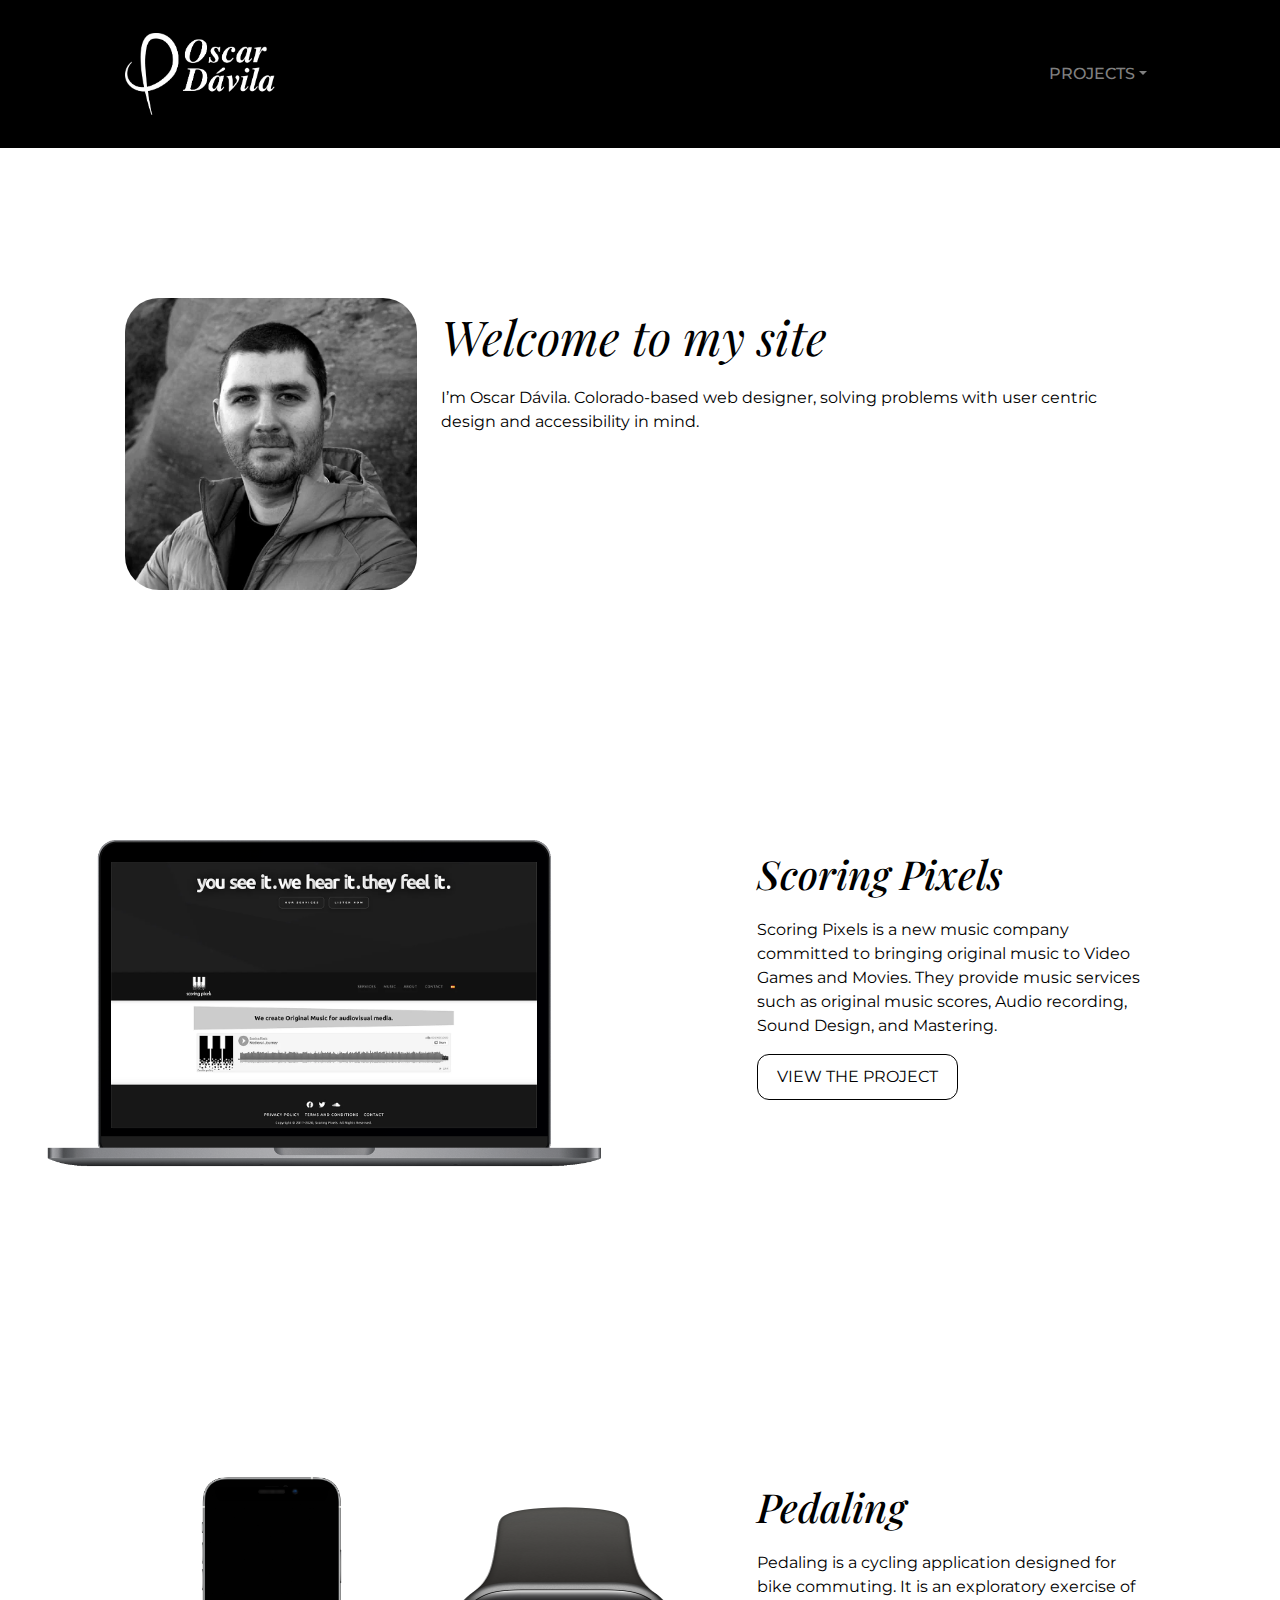
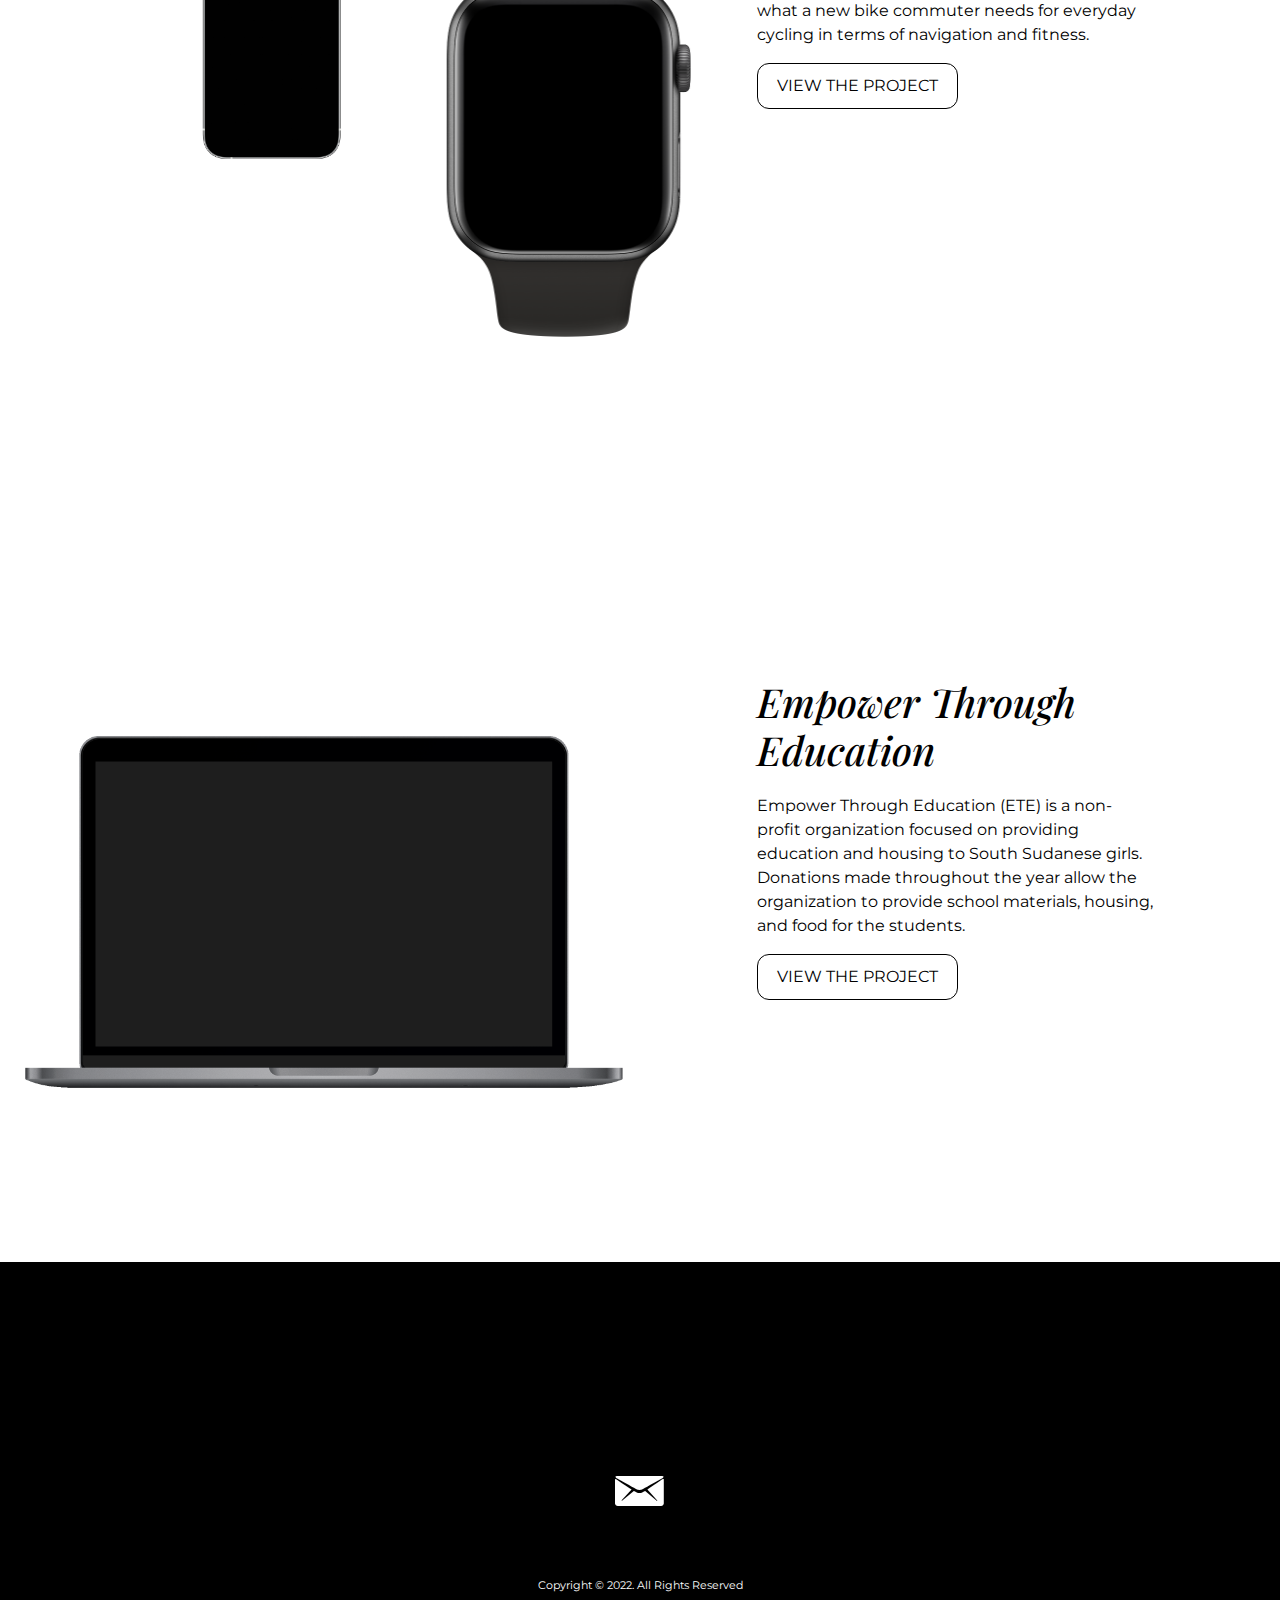
<file: index.html>
<!doctype html><html lang="en"><head>  <meta charset="utf-8">  <meta name="keywords" content="">  <meta name="description" content="">  <meta name="viewport" content="width=device-width, initial-scale=1.0, viewport-fit=cover"><link rel="canonical" href="https://odavila.com/"><meta name="robots" content="index, follow">  <link rel="shortcut icon" type="image/png" href="favicon.png">  <link rel="stylesheet" type="text/css" href="./all.css?2603"><link href='https://fonts.googleapis.com/css?family=Montserrat&display=swap&subset=latin,latin-ext' rel='stylesheet' type='text/css'><link href='https://fonts.googleapis.com/css?family=Playfair+Display:500,600,700,800,900,40&display=swap&subset=latin,latin-ext' rel='stylesheet' type='text/css'>  <title>Home</title>  <!-- Analytics --><!-- Global site tag (gtag.js) - Google Analytics --><script async src="https://www.googletagmanager.com/gtag/js?id=G-R3TTZMGKZ8"></script><script>  window.dataLayer = window.dataLayer || [];  function gtag(){dataLayer.push(arguments);}  gtag('js', new Date());  gtag('config', 'G-R3TTZMGKZ8');</script><!-- Analytics END -->  </head><body class="mob-disable-anim "><!-- Main container --><div class="page-container">  <!-- navbar --><div class="bloc bgc-334 " id="navbar"><div class="container bloc-sm bloc-sm-lg"><div class="row"><div class="col-lg-10 offset-lg-1"><nav class="navbar row navbar-expand-lg navbar-dark hover-open-submenu" role="navigation"><div class="container-fluid"><a class="navbar-brand" href="./"><img src="img/Black%20BG.webp" alt="logo" width="150" height="82"></a><button id="nav-toggle" type="button" class="ui-navbar-toggler navbar-toggler border-0 p-0 me-md-0 ms-auto" data-toggle="collapse" data-target=".navbar-48087" aria-expanded="false" aria-label="Toggle navigation"><span class="navbar-toggler-icon"><svg height="32" viewBox="0 0 32 32" width="32"><path class="svg-menu-icon " d="m2 9h28m-28 7h28m-28 7h28"></path></svg></span></button><div class="collapse navbar-collapse navbar-48087 special-dropdown-nav  fullscreen-nav"><ul class="site-navigation nav navbar-nav ms-auto"><li class="nav-item"><div class="dropdown btn-dropdown"><a href="#" class="dropdown-toggle nav-link" data-bs-toggle="dropdown" aria-expanded="false">Projects</a><ul class="dropdown-menu" role="menu"><li class="nav-item"><a href="./pedaling/" class="nav-link">Pedaling</a></li><li class="nav-item"><a href="./empower-through-education/" class="nav-link">Empower Through Education</a></li><li class="nav-item"><a href="./scoring-pixels/" class="nav-link">Scoring Pixels</a></li></ul></div></li></ul></div></div></nav></div></div></div></div><!-- navbar END --><!-- hero --><div class="bloc l-bloc" id="hero"><div class="container bloc-md"><div class="row row-margin-top"><div class="text-center col-lg-3 text-lg-start offset-lg-1 text-sm-start col-sm-7 col-md-5 text-md-end col-9 offset-0"><img src="img/lazyload-ph.png" data-src="img/profile@1x.webp" class="img-fluid img-protected img-rd-lg img-profile--style float-sm-none img-fluid img-protected-up lazyload" data-srcset="img/profile@2x.webp 2x, img/profile@3x.webp 3x" alt="Oscar's profile picture" width="357" height="357"></div><div class="col-md-6 text-md-start col-lg-7 text-start"><h1 class="mg-md h1-style">Welcome to my site</h1><p>I’m Oscar Dávila. Colorado-based web designer, solving problems with user centric design and accessibility in mind.</p></div></div></div></div><!-- hero END --><section><!-- scoring-pixels --><div class="bloc none b-parallax tc-4831" id="scoring-pixels"><div class="container bloc-lg hero-container bloc-lg-lg"><div class="row row-margin-top"><div class="order-lg-0 col-md-12 col-12 bloc-scoring-pixels-padding-left col-lg-6 text-lg-start offset-lg-0"><div class="blocsapp-device float-lg-end blocsapp-device-mb blocsapp-device-mbp-space-grey"><img src="img/lazyload-ph.png" data-src="img/Scoring-Pixels-Website.webp" class="img-fluid img-protected img-fluid img-protected-up lazyload" alt="image of a website" data-srcset="img/Scoring-Pixels-Website@2x.webp 2x, img/Scoring-Pixels-Website@3x.webp 3x" width="517" height="323"></div></div><div class="text-md-start order-lg-1 col-md-12 text-sm-start text-start col-lg-4 offset-lg-1"><h2 class="mg-md">Scoring Pixels</h2><p>Scoring Pixels is a new music company committed to bringing original music to Video Games and Movies. They provide music services such as original music scores, Audio recording, Sound Design, and Mastering.</p><a href="./scoring-pixels/" class="btn btn-sm btn-c-5113 project-btn">view the project</a></div></div></div></div><!-- scoring-pixels END --></section><!-- pedaling --><div class="bloc none b-parallax tc-4831" id="pedaling"><div class="container hero-container bloc-lg-lg bloc-sm"><div class="row row-margin-top"><div class="col-lg-3 col-md-6 order-0 col-10 offset-sm-0 col-sm-6 text-start offset-0 offset-lg-1"><div class="blocsapp-device blocsapp-device-iphone12 iphone12-black float-lg-none"><img src="img/lazyload-ph.png" data-src="img/cycling-app-screen@1x.webp" class="img-fluid img-protected img-pedaling-style img-fluid img-protected-up lazyload" alt="iphone application screen" data-srcset="img/cycling-app-screen@2x.webp 2x" width="288" height="624"></div></div><div class="offset-lg-0 order-lg-0 col-lg-3 col-md-6 order--1 offset-0 col-12 text-center col-sm-5 d-sm-block d-none align-self-center bloc-padding-left ps-lg-0 pe-lg-5"><div class="blocsapp-device blocsapp-device-watch watch-black mx-auto d-block"><img src="img/lazyload-ph.png" data-src="img/Watch%2038mm%20–%20Start%20–%202.webp" class="img-fluid img-protected lazyload" alt="apple watch application screen" data-srcset="img/Watch%2038mm%20–%20Start%20–%202@2x.webp 2x, img/Watch%2038mm%20–%20Start%20–%202@3x.webp 3x" width="182" height="232"></div></div><div class="text-md-start offset-lg-0 order-lg-1 col-md-12 text-sm-start text-start col-12 order-2 col-lg-4"><h2 class="mg-md">Pedaling</h2><p>Pedaling is a cycling application designed for bike commuting. It is an exploratory exercise of what a new bike commuter needs for everyday cycling in terms of navigation and fitness.<br></p><a href="./pedaling/" class="btn btn-sm btn-c-5113 project-btn">view the project</a></div></div></div></div><!-- pedaling END --><!-- ete-foundation --><div class="bloc none b-parallax tc-4831" id="ete-foundation"><div class="container bloc-lg hero-container bloc-lg-lg"><div class="row row-margin-top"><div class="order-lg-0 col-lg-6 offset-lg-0"><div class="blocsapp-device float-lg-none blocsapp-device-mb blocsapp-device-mbp-space-grey"><img src="img/lazyload-ph.png" data-src="img/ETE%20Foundation%20homepage.webp" class="img-fluid img-protected lazyload" alt="image of a website" data-srcset="img/ETE%20Foundation%20homepage@2x.webp 2x, img/ETE%20Foundation%20homepage@3x.webp 3x" width="517" height="323"></div></div><div class="text-md-start order-lg-1 col-md-12 text-sm-start text-start offset-lg-1 col-lg-4"><h2 class="mg-md">Empower Through Education</h2><p>Empower Through Education (ETE) is a non-profit organization focused on providing education and housing to South Sudanese girls. Donations made throughout the year allow the organization to provide school materials, housing, and food for the students.<br></p><a href="./empower-through-education/" class="btn btn-sm btn-c-5113 project-btn">view the project</a></div></div></div></div><!-- ete-foundation END --><!-- ScrollToTop Button --><button aria-label="Scroll to top button" class="bloc-button btn btn-d scrollToTop" onclick="scrollToTarget('1',this)"><svg xmlns="http://www.w3.org/2000/svg" width="22" height="22" viewBox="0 0 32 32"><path class="scroll-to-top-btn-icon" d="M30,22.656l-14-13-14,13"/></svg></button><!-- ScrollToTop Button END--><!-- footer --><div class="bloc tc-5113 bgc-334" id="footer"><div class="container bloc-sm bloc-md-lg"><div class="row"><div class="col-12"><picture><source type="image/webp" srcset="img/lazyload-ph.png" data-srcset="img/logo-white%20256px.webp"><img src="img/lazyload-ph.png" data-src="img/logo-white%20256px.png" class="img-fluid img-protected mx-auto d-block footer-logo mg-lg img-margin-top lazyload" alt="logo white%20256px" width="100" height="100"></picture></div></div><div class="row"><div class="text-lg-center col-lg-4 offset-lg-4 align-self-center col-md-12 text-md-center text-sm-start col"><div class="text-center"><a href="mailto:portfolio@odavila.com" class="ltc-5113"><span class="icon-lg ion ion-email"></span></a></div></div></div><div class="row voffset"><div class="text-lg-start col-lg-12 text-sm-center text-center col"><p class="text-lg-center footer-text mx-auto d-block mg-lg">Copyright © 2022. All Rights Reserved</p></div></div></div></div><!-- footer END --></div><!-- Main container END -->  <!-- Additional JS --><script src="./js/all.js?4878"></script><!-- Additional JS END --></body></html>
</file>
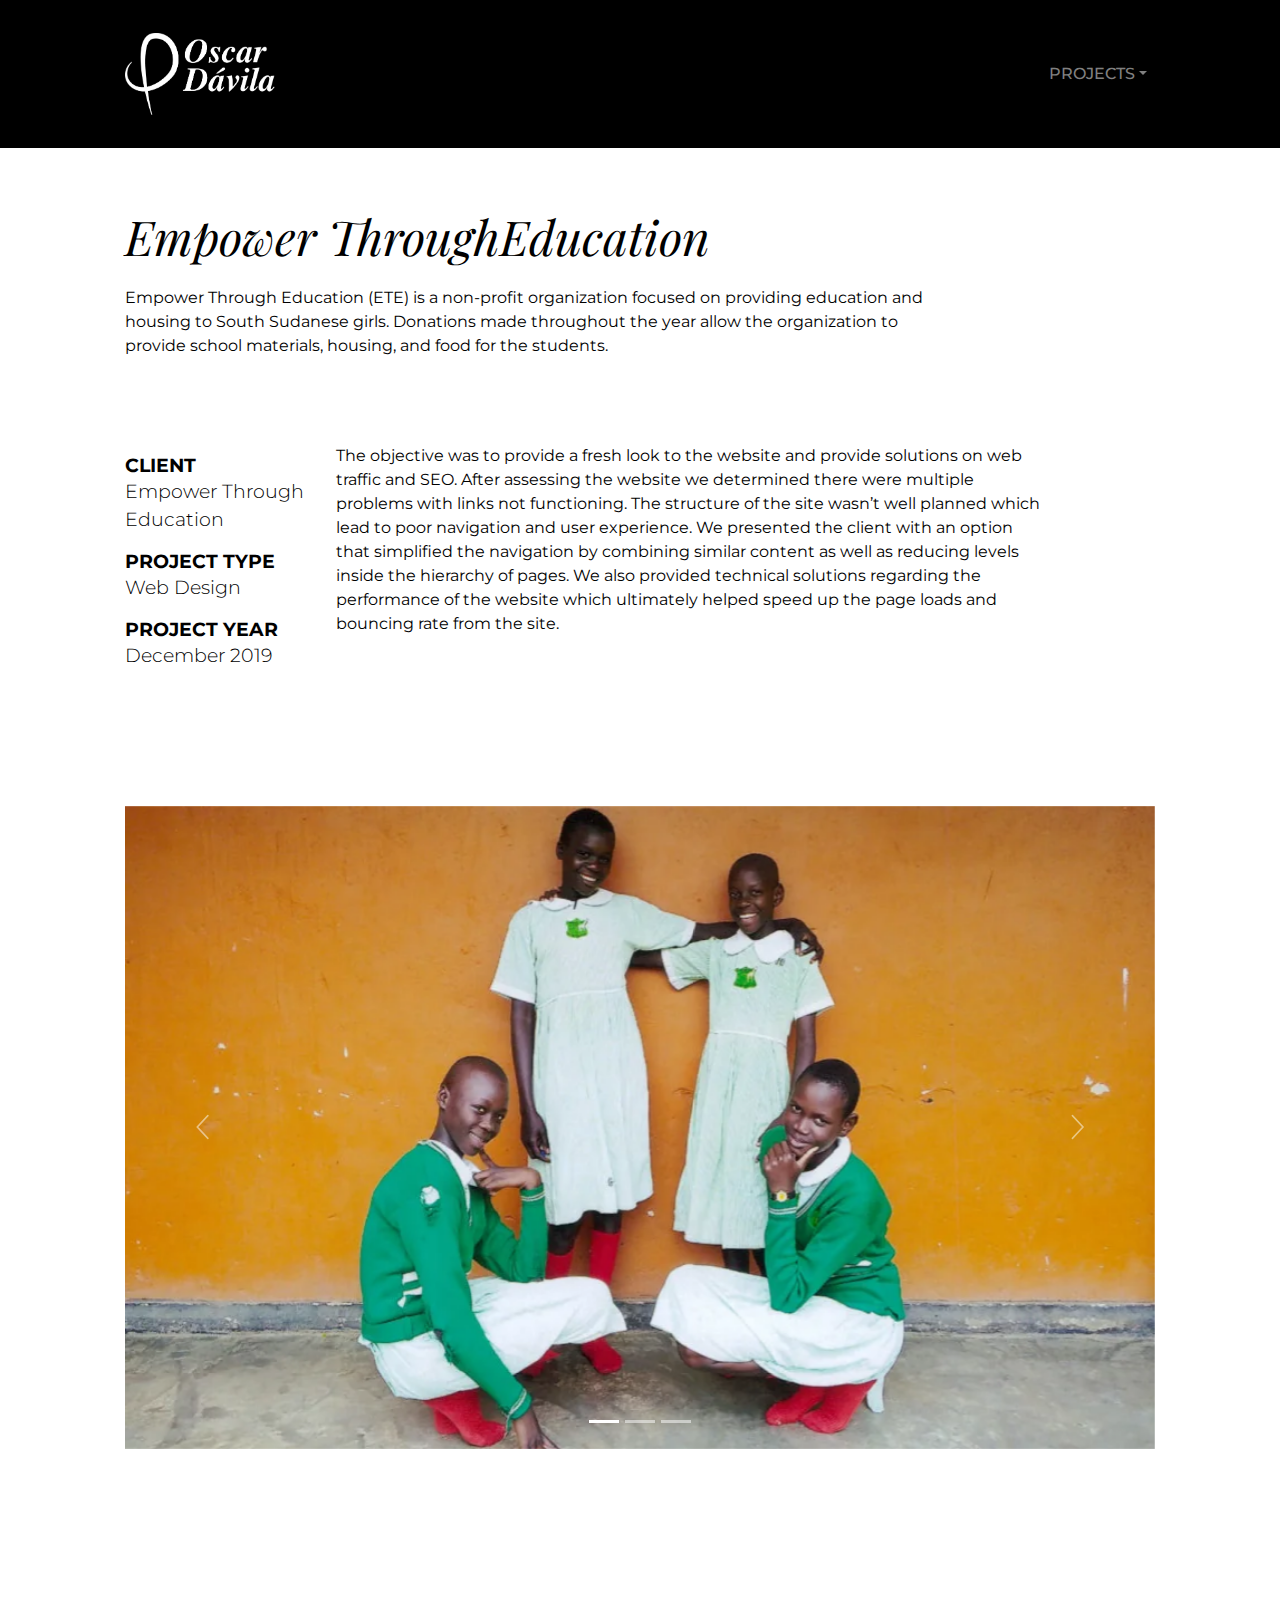
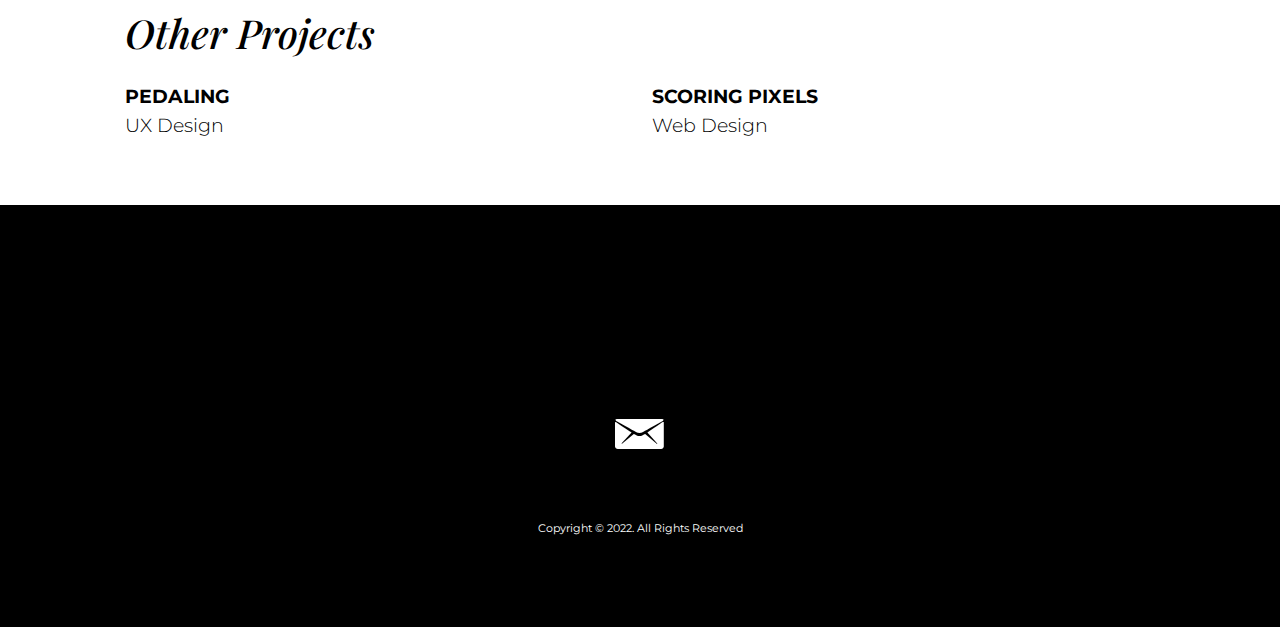
<file: empower-through-education/index.html>
<!doctype html><html lang="en"><head>  <meta charset="utf-8">  <meta name="keywords" content="">  <meta name="description" content="">  <meta name="viewport" content="width=device-width, initial-scale=1.0, viewport-fit=cover"><link rel="canonical" href="https://odavila.com/empower-through-education/"><meta name="robots" content="index, follow">  <link rel="shortcut icon" type="image/png" href="../favicon.png">  <link rel="stylesheet" type="text/css" href="../all.css?2603"><link href='https://fonts.googleapis.com/css?family=Montserrat&display=swap&subset=latin,latin-ext' rel='stylesheet' type='text/css'><link href='https://fonts.googleapis.com/css?family=Playfair+Display:500,600,700,800,900,40&display=swap&subset=latin,latin-ext' rel='stylesheet' type='text/css'>  <title>Empower Through Education</title>  <!-- Analytics --><!-- Global site tag (gtag.js) - Google Analytics --><script async src="https://www.googletagmanager.com/gtag/js?id=G-R3TTZMGKZ8"></script><script>  window.dataLayer = window.dataLayer || [];  function gtag(){dataLayer.push(arguments);}  gtag('js', new Date());  gtag('config', 'G-R3TTZMGKZ8');</script><!-- Analytics END -->  </head><body data-clean-url="true" class="mob-disable-anim "><!-- Main container --><div class="page-container">  <!-- navbar --><div class="bloc bgc-334 " id="navbar"><div class="container bloc-sm bloc-sm-lg"><div class="row"><div class="col-lg-10 offset-lg-1"><nav class="navbar row navbar-expand-lg navbar-dark hover-open-submenu" role="navigation"><div class="container-fluid"><a class="navbar-brand" href="../"><img src="../img/Black%20BG.webp" alt="logo" width="150" height="82"></a><button id="nav-toggle" type="button" class="ui-navbar-toggler navbar-toggler border-0 p-0 me-md-0 ms-auto" data-toggle="collapse" data-target=".navbar-48087" aria-expanded="false" aria-label="Toggle navigation"><span class="navbar-toggler-icon"><svg height="32" viewBox="0 0 32 32" width="32"><path class="svg-menu-icon " d="m2 9h28m-28 7h28m-28 7h28"></path></svg></span></button><div class="collapse navbar-collapse navbar-48087 special-dropdown-nav  fullscreen-nav"><ul class="site-navigation nav navbar-nav ms-auto"><li class="nav-item"><div class="dropdown btn-dropdown"><a href="#" class="dropdown-toggle nav-link" data-bs-toggle="dropdown" aria-expanded="false">Projects</a><ul class="dropdown-menu" role="menu"><li class="nav-item"><a href="../pedaling/" class="nav-link">Pedaling</a></li><li class="nav-item"><a href="." class="nav-link">Empower Through Education</a></li><li class="nav-item"><a href="../scoring-pixels/" class="nav-link">Scoring Pixels</a></li></ul></div></li></ul></div></div></nav></div></div></div></div><!-- navbar END --><!-- heading --><div class="bloc l-bloc" id="heading"><div class="container bloc-md"><div class="row"><div class="text-center text-md-start col-lg-8 col-md-10 offset-md-1 offset-lg-1"><h1 class="mg-md text-sm-start text-start">Empower Through<span class="text-span-color"></span>Education</h1><p class="text-start">Empower Through Education (ETE) is a non-profit organization focused on providing education and housing to South Sudanese girls. Donations made throughout the year allow the organization to provide school materials, housing, and food for the students.</p></div></div></div></div><!-- heading END --><!-- project --><div class="bloc l-bloc" id="project"><div class="container bloc-sm-sm bloc-sm"><div class="row"><div class="text-md-start col-lg-2 col-md-3 offset-md-1 col-sm-4 text-sm-start text-start offset-lg-1"><h3 class="mg-md project-label">Client</h3><p class="project-info">Empower Through Education</p><h3 class="mg-md project-label">Project type</h3><p class="project-info">Web Design</p><h3 class="mg-md project-label">Project year</h3><p class="project-info">December 2019</p></div><div class="text-center text-md-start col-md-7 col-sm-8"><p class="text-start">The objective was to provide a fresh look to the website and provide solutions on web traffic and SEO. After assessing the website we determined there were multiple problems with links not functioning. The structure of the site wasn’t well planned which lead to poor navigation and user experience. We presented the client with an option that simplified the navigation by combining similar content as well as reducing levels inside the hierarchy of pages. We also provided technical solutions regarding the performance of the website which ultimately helped speed up the page loads and bouncing rate from the site.</p></div></div></div></div><!-- project END --><!-- carousel --><div class="bloc l-bloc" id="carousel"><div class="container bloc-lg"><div class="row voffset-clear-xs"><div class="col-12 col-lg-10 offset-lg-1"><div id="carousel-8713" class="carousel slide mx-auto d-block animLoop05" data-bs-ride="carousel"><ol class="carousel-indicators"><li class="active" data-bs-target="#carousel-44838" data-bs-slide-to="0" data-target="#carousel-8713"></li><li data-bs-target="#carousel-8713" data-bs-slide-to="1"></li><li data-bs-target="#carousel-8713" data-bs-slide-to="2"></li></ol><div class="carousel-inner" role="listbox"><div class="carousel-item img-protected active"><img class="d-inline-block w-100" alt="four girls similing" src="../img/Four%20Girls.webp"><div class="carousel-caption "></div></div><div class="carousel-item img-protected"><img class="d-inline-block w-100" alt="five girls similing with school material" src="../img/Girls%20School%20Suplies.webp"><div class="carousel-caption "></div></div><div class="carousel-item img-protected"><img class="d-inline-block w-100" alt="three girls similing in a classroom" src="../img/Classroom%20Three%20Gilrs%202.webp"><div class="carousel-caption "></div></div></div><a class="carousel-nav-controls carousel-control-prev" href="#carousel-8713" role="button" data-bs-slide="prev"><svg width="26" height="26" viewBox="0 0 32 32"><path class="carousel-nav-icon carousel-prev-icon" d="M22,2L9,16,22,30"></path></svg><span class="visually-hidden">Previous</span></a><a class="carousel-nav-controls carousel-control-next" href="#carousel-8713" role="button" data-bs-slide="next"><svg width="26" height="26" viewBox="0 0 32 32"><path class="carousel-nav-icon carousel-next-icon" d="M10.344,2l13,14-13,14"></path></svg><span class="visually-hidden">Next</span></a></div></div></div></div></div><!-- carousel END --><!-- other-projects --><div class="bloc l-bloc" id="other-projects"><div class="container bloc-md"><div class="row"><div class="col-md-10 offset-md-1"><h2 class="mg-md">Other Projects</h2></div></div><div class="row"><div class="text-md-start text-sm-start text-start col-md-5 offset-md-1"><h3 class="mg-clear"><a class="ltc-334 float-lg-none project-label" href="../pedaling/">PEDALING</a><br></h3><p class="project-info">UX Design</p></div><div class="text-md-start text-sm-start text-start col-md-5"><h3 class="mg-clear"><a class="project-label" href="../scoring-pixels/">SCORING PIXELS</a><br></h3><p class="project-info">Web Design</p></div></div></div></div><!-- other-projects END --><!-- ScrollToTop Button --><button aria-label="Scroll to top button" class="bloc-button btn btn-d scrollToTop" onclick="scrollToTarget('1',this)"><svg xmlns="http://www.w3.org/2000/svg" width="22" height="22" viewBox="0 0 32 32"><path class="scroll-to-top-btn-icon" d="M30,22.656l-14-13-14,13"/></svg></button><!-- ScrollToTop Button END--><!-- footer --><div class="bloc tc-5113 bgc-334" id="footer"><div class="container bloc-sm bloc-md-lg"><div class="row"><div class="col-12"><picture><source type="image/webp" srcset="../img/lazyload-ph.png" data-srcset="../img/logo-white%20256px.webp"><img src="../img/lazyload-ph.png" data-src="../img/logo-white%20256px.png" class="img-fluid img-protected mx-auto d-block footer-logo mg-lg img-margin-top lazyload" alt="logo white%20256px" width="100" height="100"></picture></div></div><div class="row"><div class="text-lg-center col-lg-4 offset-lg-4 align-self-center col-md-12 text-md-center text-sm-start col"><div class="text-center"><a href="mailto:portfolio@odavila.com" class="ltc-5113"><span class="icon-lg ion ion-email"></span></a></div></div></div><div class="row voffset"><div class="text-lg-start col-lg-12 text-sm-center text-center col"><p class="text-lg-center footer-text mx-auto d-block mg-lg">Copyright © 2022. All Rights Reserved</p></div></div></div></div><!-- footer END --></div><!-- Main container END -->  <!-- Additional JS --><script src="../js/all.js?4878"></script><!-- Additional JS END --></body></html>
</file>
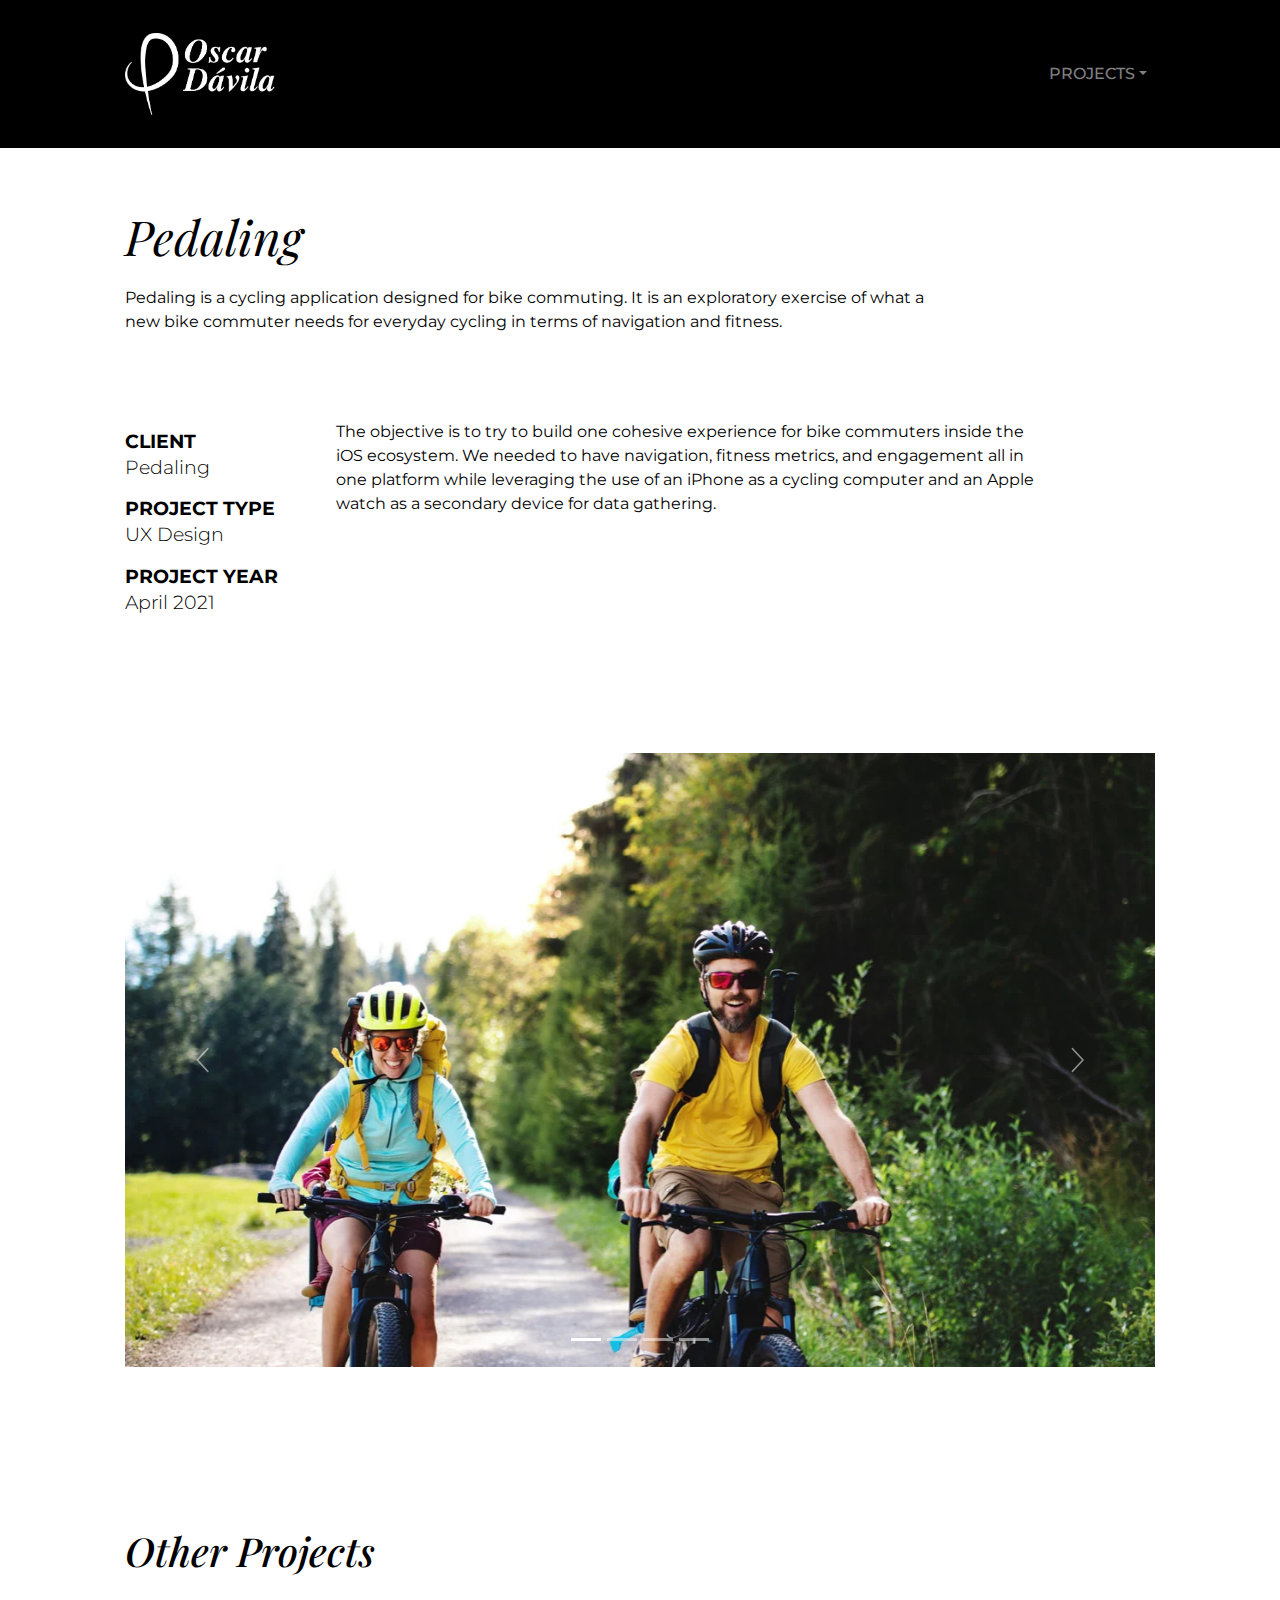
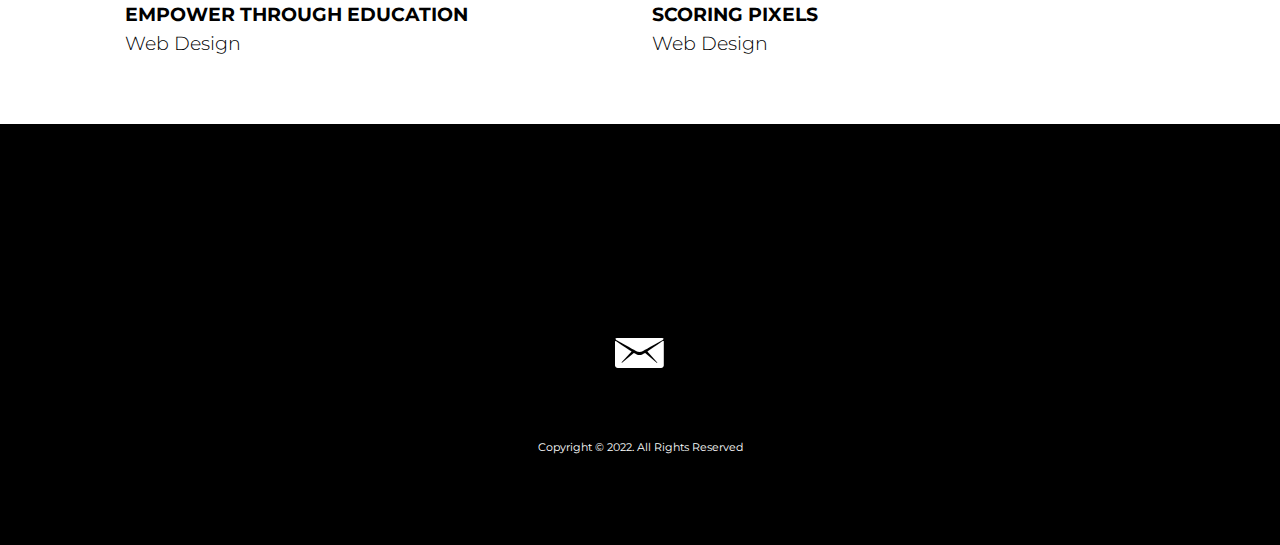
<file: pedaling/index.html>
<!doctype html><html lang="en"><head>  <meta charset="utf-8">  <meta name="keywords" content="cycling application">  <meta name="description" content="">  <meta name="viewport" content="width=device-width, initial-scale=1.0, viewport-fit=cover"><link rel="canonical" href="https://odavila.com/pedaling/"><meta name="robots" content="index, follow">  <link rel="shortcut icon" type="image/png" href="../favicon.png">  <link rel="stylesheet" type="text/css" href="../all.css?2603"><link href='https://fonts.googleapis.com/css?family=Montserrat&display=swap&subset=latin,latin-ext' rel='stylesheet' type='text/css'><link href='https://fonts.googleapis.com/css?family=Playfair+Display:500,600,700,800,900,40&display=swap&subset=latin,latin-ext' rel='stylesheet' type='text/css'>  <title>Pedaling</title>  <!-- Analytics --><!-- Global site tag (gtag.js) - Google Analytics --><script async src="https://www.googletagmanager.com/gtag/js?id=G-R3TTZMGKZ8"></script><script>  window.dataLayer = window.dataLayer || [];  function gtag(){dataLayer.push(arguments);}  gtag('js', new Date());  gtag('config', 'G-R3TTZMGKZ8');</script><!-- Analytics END -->  </head><body data-clean-url="true" class="mob-disable-anim "><!-- Main container --><div class="page-container">  <!-- navbar --><div class="bloc bgc-334 " id="navbar"><div class="container bloc-sm bloc-sm-lg"><div class="row"><div class="col-lg-10 offset-lg-1"><nav class="navbar row navbar-expand-lg navbar-dark hover-open-submenu" role="navigation"><div class="container-fluid"><a class="navbar-brand" href="../"><img src="../img/Black%20BG.webp" alt="logo" width="150" height="82"></a><button id="nav-toggle" type="button" class="ui-navbar-toggler navbar-toggler border-0 p-0 me-md-0 ms-auto" data-toggle="collapse" data-target=".navbar-48087" aria-expanded="false" aria-label="Toggle navigation"><span class="navbar-toggler-icon"><svg height="32" viewBox="0 0 32 32" width="32"><path class="svg-menu-icon " d="m2 9h28m-28 7h28m-28 7h28"></path></svg></span></button><div class="collapse navbar-collapse navbar-48087 special-dropdown-nav  fullscreen-nav"><ul class="site-navigation nav navbar-nav ms-auto"><li class="nav-item"><div class="dropdown btn-dropdown"><a href="#" class="dropdown-toggle nav-link" data-bs-toggle="dropdown" aria-expanded="false">Projects</a><ul class="dropdown-menu" role="menu"><li class="nav-item"><a href="." class="nav-link">Pedaling</a></li><li class="nav-item"><a href="../empower-through-education/" class="nav-link">Empower Through Education</a></li><li class="nav-item"><a href="../scoring-pixels/" class="nav-link">Scoring Pixels</a></li></ul></div></li></ul></div></div></nav></div></div></div></div><!-- navbar END --><!-- heading --><div class="bloc l-bloc none" id="heading"><div class="container bloc-md bloc-md-lg"><div class="row"><div class="text-center text-md-start col-lg-8 col-md-10 offset-md-1 offset-lg-1"><h1 class="mg-md text-sm-start text-start">Pedaling</h1><p class="text-sm-start text-start">Pedaling is a cycling application designed for bike commuting. It is an exploratory exercise of what a new bike commuter needs for everyday cycling in terms of navigation and fitness.</p></div></div></div></div><!-- heading END --><!-- project --><div class="bloc l-bloc" id="project"><div class="container bloc-sm-sm bloc-sm"><div class="row"><div class="text-md-start col-lg-2 col-md-3 offset-md-1 text-sm-start col-sm-4 text-start offset-lg-1"><h3 class="mg-md project-label">Client</h3><p class="project-info">Pedaling</p><h3 class="mg-md project-label">Project type</h3><p class="project-info">UX Design</p><h3 class="mg-md project-label">Project year</h3><p class="project-info">April 2021</p></div><div class="text-center text-md-start col-md-7 col-sm-8"><p class="text-sm-start text-start">The objective is to try to build one cohesive experience for bike commuters inside the iOS ecosystem. We needed to have navigation, fitness metrics, and engagement all in one platform while leveraging the use of an iPhone as a cycling computer and an Apple watch as a secondary device for data gathering.</p></div></div></div></div><!-- project END --><!-- carousel --><div class="bloc l-bloc" id="carousel"><div class="container bloc-lg"><div class="row voffset-clear-xs"><div class="col-12 offset-lg-1 col-lg-10"><div id="carousel-44945" class="carousel slide carousel-fade" data-bs-ride="carousel"><ol class="carousel-indicators"><li class="active" data-bs-target="#carousel-44838" data-bs-slide-to="0" data-target="#carousel-44945"></li><li data-bs-target="#carousel-44945" data-bs-slide-to="1"></li><li data-bs-target="#carousel-44945" data-bs-slide-to="2"></li><li data-bs-target="#carousel-44945" data-bs-slide-to="3"></li></ol><div class="carousel-inner" role="listbox"><div class="carousel-item img-protected active"><img class="d-inline-block w-100" alt="slide 1" src="../img/Cycling-image-%28optimized%29.webp"><div class="carousel-caption"></div></div><div class="carousel-item img-protected"><img class="d-inline-block w-100" alt="Cycling image-2%28optimized%29" src="../img/Cycling-image-2%28optimized%29.webp"><div class="carousel-caption "></div></div><div class="carousel-item img-protected"><img class="d-inline-block w-100" alt="Cycling image-3%28optimized%29" src="../img/Cycling-image-3%28optimized%29.webp"><div class="carousel-caption "></div></div><div class="carousel-item img-protected"><img class="d-inline-block w-100" alt="Cycling image-4%28optimized%29" src="../img/Cycling-image-4%28optimized%29.webp"><div class="carousel-caption "></div></div></div><a class="carousel-nav-controls carousel-control-prev" href="#carousel-44945" role="button" data-bs-slide="prev"><svg width="26" height="26" viewBox="0 0 32 32"><path class="carousel-nav-icon carousel-prev-icon" d="M22,2L9,16,22,30"></path></svg><span class="visually-hidden">Previous</span></a><a class="carousel-nav-controls carousel-control-next" href="#carousel-44945" role="button" data-bs-slide="next"><svg width="26" height="26" viewBox="0 0 32 32"><path class="carousel-nav-icon carousel-next-icon" d="M10.344,2l13,14-13,14"></path></svg><span class="visually-hidden">Next</span></a></div></div></div></div></div><!-- carousel END --><!-- other-project --><div class="bloc l-bloc" id="other-project"><div class="container bloc-md"><div class="row"><div class="col-md-10 offset-md-1"><h2 class="mg-md">Other Projects</h2></div></div><div class="row"><div class="text-md-start text-sm-start text-start col-md-5 order-md-0 offset-md-1"><h3 class="mg-clear"><a class="project-label" href="../empower-through-education/">EMPOWER THROUGH EDUCATION</a><br></h3><p class="project-info">Web Design</p></div><div class="text-md-start text-sm-start text-start col-md-5"><h3 class="mg-clear"><a class="project-label" href="../scoring-pixels/">SCORING PIXELS</a><br></h3><p class="project-info">Web Design</p></div></div></div></div><!-- other-project END --><!-- ScrollToTop Button --><button aria-label="Scroll to top button" class="bloc-button btn btn-d scrollToTop" onclick="scrollToTarget('1',this)"><svg xmlns="http://www.w3.org/2000/svg" width="22" height="22" viewBox="0 0 32 32"><path class="scroll-to-top-btn-icon" d="M30,22.656l-14-13-14,13"/></svg></button><!-- ScrollToTop Button END--><!-- footer --><div class="bloc tc-5113 bgc-334" id="footer"><div class="container bloc-sm bloc-md-lg"><div class="row"><div class="col-12"><picture><source type="image/webp" srcset="../img/lazyload-ph.png" data-srcset="../img/logo-white%20256px.webp"><img src="../img/lazyload-ph.png" data-src="../img/logo-white%20256px.png" class="img-fluid img-protected mx-auto d-block footer-logo mg-lg img-margin-top lazyload" alt="logo white%20256px" width="100" height="100"></picture></div></div><div class="row"><div class="text-lg-center col-lg-4 offset-lg-4 align-self-center col-md-12 text-md-center text-sm-start col"><div class="text-center"><a href="mailto:portfolio@odavila.com" class="ltc-5113"><span class="icon-lg ion ion-email"></span></a></div></div></div><div class="row voffset"><div class="text-lg-start col-lg-12 text-sm-center text-center col"><p class="text-lg-center footer-text mx-auto d-block mg-lg">Copyright © 2022. All Rights Reserved</p></div></div></div></div><!-- footer END --></div><!-- Main container END -->  <!-- Additional JS --><script src="../js/all.js?4878"></script><!-- Additional JS END --></body></html>
</file>
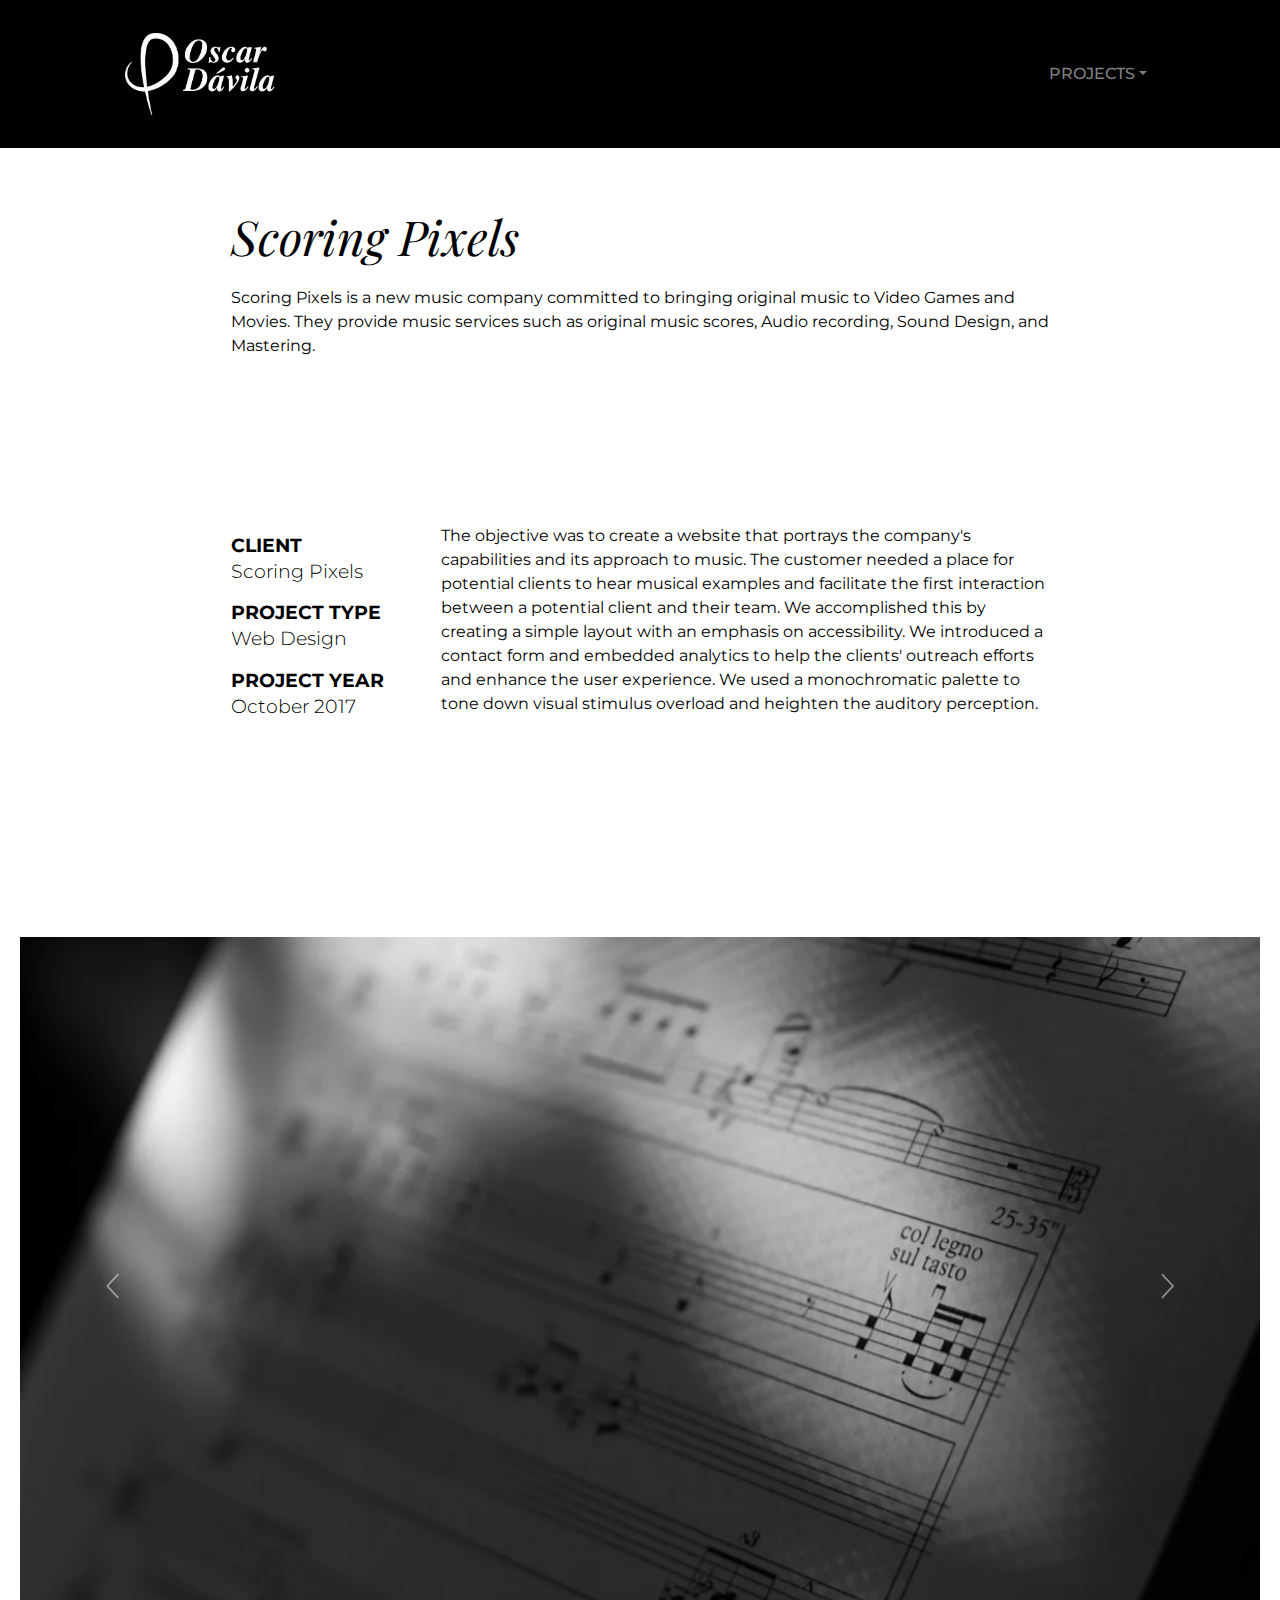
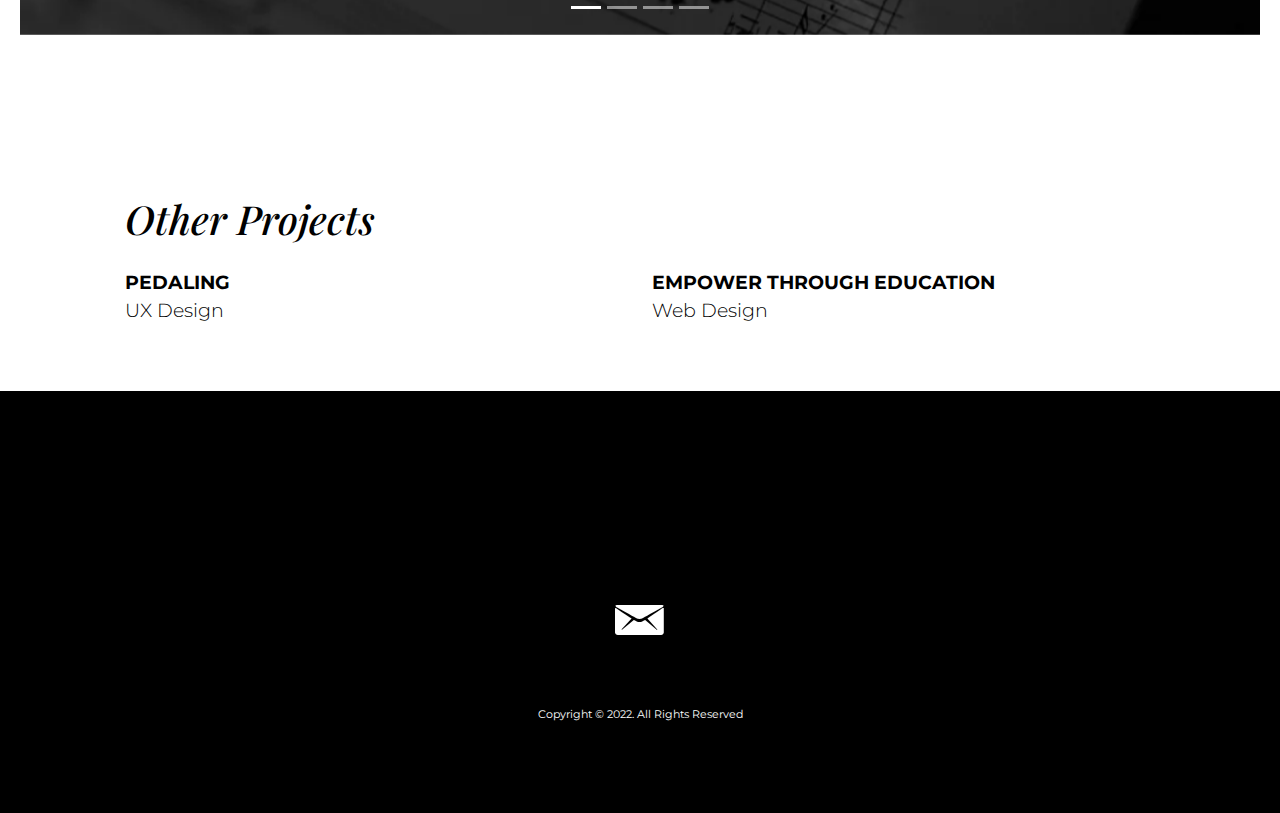
<file: scoring-pixels/index.html>
<!doctype html><html lang="en"><head>  <meta charset="utf-8">  <meta name="keywords" content="web design, music scoring, audio">  <meta name="description" content="">  <meta name="viewport" content="width=device-width, initial-scale=1.0, viewport-fit=cover"><link rel="canonical" href="https://odavila.com/scoring-pixels/"><meta name="robots" content="index, follow"><meta name="twitter:card" content="summary"><meta name="twitter:title" content="Scoring Pixels project"><meta name="twitter:description" content=""><meta name="twitter:image" content="https://odavila.com/img/score-page.jpg"><meta property="og:type" content="website"><meta property="og:site_name" content="Oscar Davila Portfolio"><meta property="og:title" content="Scoring Pixels project"><meta property="og:description" content=""><meta property="og:url" content="https://odavila.com/scoring-pixels/">   <link rel="shortcut icon" type="image/png" href="../favicon.png">  <link rel="stylesheet" type="text/css" href="../all.css?2603"><link href='https://fonts.googleapis.com/css?family=Montserrat&display=swap&subset=latin,latin-ext' rel='stylesheet' type='text/css'><link href='https://fonts.googleapis.com/css?family=Playfair+Display:500,600,700,800,900,40&display=swap&subset=latin,latin-ext' rel='stylesheet' type='text/css'>  <title>Scoring Pixels</title>  <!-- Analytics --><!-- Global site tag (gtag.js) - Google Analytics --><script async src="https://www.googletagmanager.com/gtag/js?id=G-R3TTZMGKZ8"></script><script>  window.dataLayer = window.dataLayer || [];  function gtag(){dataLayer.push(arguments);}  gtag('js', new Date());  gtag('config', 'G-R3TTZMGKZ8');</script><!-- Analytics END -->  </head><body data-clean-url="true" class="mob-disable-anim "><!-- Main container --><div class="page-container">  <!-- navbar --><div class="bloc bgc-334 " id="navbar"><div class="container bloc-sm bloc-sm-lg"><div class="row"><div class="col-lg-10 offset-lg-1"><nav class="navbar row navbar-expand-lg navbar-dark hover-open-submenu" role="navigation"><div class="container-fluid"><a class="navbar-brand" href="../"><img src="../img/Black%20BG.webp" alt="logo" width="150" height="82"></a><button id="nav-toggle" type="button" class="ui-navbar-toggler navbar-toggler border-0 p-0 me-md-0 ms-auto" data-toggle="collapse" data-target=".navbar-48087" aria-expanded="false" aria-label="Toggle navigation"><span class="navbar-toggler-icon"><svg height="32" viewBox="0 0 32 32" width="32"><path class="svg-menu-icon " d="m2 9h28m-28 7h28m-28 7h28"></path></svg></span></button><div class="collapse navbar-collapse navbar-48087 special-dropdown-nav  fullscreen-nav"><ul class="site-navigation nav navbar-nav ms-auto"><li class="nav-item"><div class="dropdown btn-dropdown"><a href="#" class="dropdown-toggle nav-link" data-bs-toggle="dropdown" aria-expanded="false">Projects</a><ul class="dropdown-menu" role="menu"><li class="nav-item"><a href="../pedaling/" class="nav-link">Pedaling</a></li><li class="nav-item"><a href="../empower-through-education/" class="nav-link">Empower Through Education</a></li><li class="nav-item"><a href="." class="nav-link">Scoring Pixels</a></li></ul></div></li></ul></div></div></nav></div></div></div></div><!-- navbar END --><!-- heading --><div class="bloc l-bloc" id="heading"><div class="container bloc-md"><div class="row row-margin-left"><div class="text-center text-md-start offset-lg-2 col-lg-8 col-md-10 offset-md-1"><h1 class="mg-md text-start">Scoring Pixels<br></h1><p class="text-sm-start text-start">Scoring Pixels is a new music company committed to bringing original music to Video Games and Movies. They provide music services such as original music scores, Audio recording, Sound Design, and Mastering.</p></div></div></div></div><!-- heading END --><!-- project --><div class="bloc d-bloc" id="project"><div class="container bloc-lg-lg bloc-sm-sm bloc-sm"><div class="row"><div class="text-md-start offset-lg-2 col-lg-2 col-md-3 offset-md-1 col-sm-4 text-sm-start text-start"><h3 class="mg-md project-label">Client</h3><p class="project-info">Scoring Pixels</p><h3 class="mg-md project-label">Project type</h3><p class="project-info">Web Design</p><h3 class="mg-md project-label">Project year</h3><p class="project-info">October 2017</p></div><div class="text-center text-md-start col-lg-6 col-md-7 col-sm-8"><p class="text-sm-start text-start">The objective was to create a website that portrays the company's capabilities and its approach to music. The customer needed a place for potential clients to hear musical examples and facilitate the first interaction between a potential client and their team. We accomplished this by creating a simple layout with an emphasis on accessibility. We introduced a contact form and embedded analytics to help the clients' outreach efforts and enhance the user experience. We used a monochromatic palette to tone down visual stimulus overload and heighten the auditory perception.</p></div></div></div></div><!-- project END --><!-- carousel --><div class="bloc l-bloc" id="carousel"><div class="container bloc-lg"><div class="row voffset-clear-xs"><div class="col-12"><div id="carousel-26369" class="carousel slide" data-bs-ride="carousel"><ol class="carousel-indicators list-horizontal-layout"><li class="active" data-bs-target="#carousel-44838" data-bs-slide-to="0" data-target="#carousel-26369"></li><li data-bs-target="#carousel-26369" data-bs-slide-to="1"></li><li data-bs-target="#carousel-26369" data-bs-slide-to="2"></li><li data-bs-target="#carousel-26369" data-bs-slide-to="3"></li></ol><div class="carousel-inner" role="listbox"><div class="carousel-item img-protected active"><img class="d-inline-block w-100" alt="slide 1" src="../img/score-page.webp"><div class="carousel-caption"></div></div><div class="carousel-item img-protected"><img class="d-inline-block w-100" alt="xbox" src="../img/xbox.webp"><div class="carousel-caption "></div></div><div class="carousel-item img-protected"><img class="d-inline-block w-100" alt="score pages" src="../img/score-pages.webp"><div class="carousel-caption "></div></div><div class="carousel-item img-protected"><img class="d-inline-block w-100" alt="Conducting" src="../img/Conducting.webp"><div class="carousel-caption "></div></div></div><a class="carousel-nav-controls carousel-control-prev" href="#carousel-26369" role="button" data-bs-slide="prev"><svg width="26" height="26" viewBox="0 0 32 32"><path class="carousel-nav-icon carousel-prev-icon" d="M22,2L9,16,22,30"></path></svg><span class="visually-hidden">Previous</span></a><a class="carousel-nav-controls carousel-control-next" href="#carousel-26369" role="button" data-bs-slide="next"><svg width="26" height="26" viewBox="0 0 32 32"><path class="carousel-nav-icon carousel-next-icon" d="M10.344,2l13,14-13,14"></path></svg><span class="visually-hidden">Next</span></a></div></div></div></div></div><!-- carousel END --><!-- other-projects --><div class="bloc l-bloc" id="other-projects"><div class="container bloc-md"><div class="row"><div class="col-md-10 offset-md-1"><h2 class="mg-md">Other Projects</h2></div></div><div class="row"><div class="text-md-start text-start col-md-5 offset-md-1"><h3 class="mg-clear"><a class="ltc-334 float-lg-none project-label" href="../pedaling/">PEDALING</a><br></h3><p class="project-info">UX Design</p></div><div class="text-md-start text-start col-md-5"><h3 class="mg-sm-md mg-clear"><a class="project-label" href="../empower-through-education/">EMPOWER THROUGH EDUCATION</a><br></h3><p class="project-info">Web Design</p></div></div></div></div><!-- other-projects END --><!-- ScrollToTop Button --><button aria-label="Scroll to top button" class="bloc-button btn btn-d scrollToTop" onclick="scrollToTarget('1',this)"><svg xmlns="http://www.w3.org/2000/svg" width="22" height="22" viewBox="0 0 32 32"><path class="scroll-to-top-btn-icon" d="M30,22.656l-14-13-14,13"/></svg></button><!-- ScrollToTop Button END--><!-- footer --><div class="bloc tc-5113 bgc-334" id="footer"><div class="container bloc-sm bloc-md-lg"><div class="row"><div class="col-12"><picture><source type="image/webp" srcset="../img/lazyload-ph.png" data-srcset="../img/logo-white%20256px.webp"><img src="../img/lazyload-ph.png" data-src="../img/logo-white%20256px.png" class="img-fluid img-protected mx-auto d-block footer-logo mg-lg img-margin-top lazyload" alt="logo white%20256px" width="100" height="100"></picture></div></div><div class="row"><div class="text-lg-center col-lg-4 offset-lg-4 align-self-center col-md-12 text-md-center text-sm-start col"><div class="text-center"><a href="mailto:portfolio@odavila.com" class="ltc-5113"><span class="icon-lg ion ion-email"></span></a></div></div></div><div class="row voffset"><div class="text-lg-start col-lg-12 text-sm-center text-center col"><p class="text-lg-center footer-text mx-auto d-block mg-lg">Copyright © 2022. All Rights Reserved</p></div></div></div></div><!-- footer END --></div><!-- Main container END -->  <!-- Additional JS --><script src="../js/all.js?4878"></script><!-- Additional JS END --></body></html>
</file>
<file: all.css>
@charset "UTF-8";/*!
 * Bootstrap  v5.2.2 (https://getbootstrap.com/)
 * Copyright 2011-2022 The Bootstrap Authors
 * Copyright 2011-2022 Twitter, Inc.
 * Licensed under MIT (https://github.com/twbs/bootstrap/blob/main/LICENSE)
 */:root{--bs-blue:#0d6efd;--bs-indigo:#6610f2;--bs-purple:#6f42c1;--bs-pink:#d63384;--bs-red:#dc3545;--bs-orange:#fd7e14;--bs-yellow:#ffc107;--bs-green:#198754;--bs-teal:#20c997;--bs-cyan:#0dcaf0;--bs-black:#000;--bs-white:#fff;--bs-gray:#6c757d;--bs-gray-dark:#343a40;--bs-gray-100:#f8f9fa;--bs-gray-200:#e9ecef;--bs-gray-300:#dee2e6;--bs-gray-400:#ced4da;--bs-gray-500:#adb5bd;--bs-gray-600:#6c757d;--bs-gray-700:#495057;--bs-gray-800:#343a40;--bs-gray-900:#212529;--bs-primary:#0d6efd;--bs-secondary:#6c757d;--bs-success:#198754;--bs-info:#0dcaf0;--bs-warning:#ffc107;--bs-danger:#dc3545;--bs-light:#f8f9fa;--bs-dark:#212529;--bs-primary-rgb:13,110,253;--bs-secondary-rgb:108,117,125;--bs-success-rgb:25,135,84;--bs-info-rgb:13,202,240;--bs-warning-rgb:255,193,7;--bs-danger-rgb:220,53,69;--bs-light-rgb:248,249,250;--bs-dark-rgb:33,37,41;--bs-white-rgb:255,255,255;--bs-black-rgb:0,0,0;--bs-body-color-rgb:33,37,41;--bs-body-bg-rgb:255,255,255;--bs-font-sans-serif:system-ui,-apple-system,"Segoe UI",Roboto,"Helvetica Neue","Noto Sans","Liberation Sans",Arial,sans-serif,"Apple Color Emoji","Segoe UI Emoji","Segoe UI Symbol","Noto Color Emoji";--bs-font-monospace:SFMono-Regular,Menlo,Monaco,Consolas,"Liberation Mono","Courier New",monospace;--bs-gradient:linear-gradient(180deg, rgba(255, 255, 255, 0.15), rgba(255, 255, 255, 0));--bs-body-font-family:var(--bs-font-sans-serif);--bs-body-font-size:1rem;--bs-body-font-weight:400;--bs-body-line-height:1.5;--bs-body-color:#212529;--bs-body-bg:#fff;--bs-border-width:1px;--bs-border-style:solid;--bs-border-color:#dee2e6;--bs-border-color-translucent:rgba(0, 0, 0, 0.175);--bs-border-radius:0.375rem;--bs-border-radius-sm:0.25rem;--bs-border-radius-lg:0.5rem;--bs-border-radius-xl:1rem;--bs-border-radius-2xl:2rem;--bs-border-radius-pill:50rem;--bs-link-color:#0d6efd;--bs-link-hover-color:#0a58ca;--bs-code-color:#d63384;--bs-highlight-bg:#fff3cd}*,::after,::before{box-sizing:border-box}@media (prefers-reduced-motion:no-preference){:root{scroll-behavior:smooth}}body{margin:0;font-family:var(--bs-body-font-family);font-size:var(--bs-body-font-size);font-weight:var(--bs-body-font-weight);line-height:var(--bs-body-line-height);color:var(--bs-body-color);text-align:var(--bs-body-text-align);background-color:var(--bs-body-bg);-webkit-text-size-adjust:100%;-webkit-tap-highlight-color:transparent}hr{margin:1rem 0;color:inherit;border:0;border-top:1px solid;opacity:.25}.h1,.h2,.h3,.h4,.h5,.h6,h1,h2,h3,h4,h5,h6{margin-top:0;margin-bottom:.5rem;font-weight:500;line-height:1.2}.h1,h1{font-size:calc(1.375rem + 1.5vw)}@media (min-width:1200px){.h1,h1{font-size:2.5rem}}.h2,h2{font-size:calc(1.325rem + .9vw)}@media (min-width:1200px){.h2,h2{font-size:2rem}}.h3,h3{font-size:calc(1.3rem + .6vw)}@media (min-width:1200px){.h3,h3{font-size:1.75rem}}.h4,h4{font-size:calc(1.275rem + .3vw)}@media (min-width:1200px){.h4,h4{font-size:1.5rem}}.h5,h5{font-size:1.25rem}.h6,h6{font-size:1rem}p{margin-top:0;margin-bottom:1rem}abbr[title]{-webkit-text-decoration:underline dotted;text-decoration:underline dotted;cursor:help;-webkit-text-decoration-skip-ink:none;text-decoration-skip-ink:none}address{margin-bottom:1rem;font-style:normal;line-height:inherit}ol,ul{padding-left:2rem}dl,ol,ul{margin-top:0;margin-bottom:1rem}ol ol,ol ul,ul ol,ul ul{margin-bottom:0}dt{font-weight:700}dd{margin-bottom:.5rem;margin-left:0}blockquote{margin:0 0 1rem}b,strong{font-weight:bolder}.small,small{font-size:.875em}.mark,mark{padding:.1875em;background-color:var(--bs-highlight-bg)}sub,sup{position:relative;font-size:.75em;line-height:0;vertical-align:baseline}sub{bottom:-.25em}sup{top:-.5em}a{color:var(--bs-link-color);text-decoration:underline}a:hover{color:var(--bs-link-hover-color)}a:not([href]):not([class]),a:not([href]):not([class]):hover{color:inherit;text-decoration:none}code,kbd,pre,samp{font-family:var(--bs-font-monospace);font-size:1em}pre{display:block;margin-top:0;margin-bottom:1rem;overflow:auto;font-size:.875em}pre code{font-size:inherit;color:inherit;word-break:normal}code{font-size:.875em;color:var(--bs-code-color);word-wrap:break-word}a>code{color:inherit}kbd{padding:.1875rem .375rem;font-size:.875em;color:var(--bs-body-bg);background-color:var(--bs-body-color);border-radius:.25rem}kbd kbd{padding:0;font-size:1em}figure{margin:0 0 1rem}img,svg{vertical-align:middle}table{caption-side:bottom;border-collapse:collapse}caption{padding-top:.5rem;padding-bottom:.5rem;color:#6c757d;text-align:left}th{text-align:inherit;text-align:-webkit-match-parent}tbody,td,tfoot,th,thead,tr{border-color:inherit;border-style:solid;border-width:0}label{display:inline-block}button{border-radius:0}button:focus:not(:focus-visible){outline:0}button,input,optgroup,select,textarea{margin:0;font-family:inherit;font-size:inherit;line-height:inherit}button,select{text-transform:none}[role=button]{cursor:pointer}select{word-wrap:normal}select:disabled{opacity:1}[list]:not([type=date]):not([type=datetime-local]):not([type=month]):not([type=week]):not([type=time])::-webkit-calendar-picker-indicator{display:none!important}[type=button],[type=reset],[type=submit],button{-webkit-appearance:button}[type=button]:not(:disabled),[type=reset]:not(:disabled),[type=submit]:not(:disabled),button:not(:disabled){cursor:pointer}::-moz-focus-inner{padding:0;border-style:none}textarea{resize:vertical}fieldset{min-width:0;padding:0;margin:0;border:0}legend{float:left;width:100%;padding:0;margin-bottom:.5rem;font-size:calc(1.275rem + .3vw);line-height:inherit}@media (min-width:1200px){legend{font-size:1.5rem}}legend+*{clear:left}::-webkit-datetime-edit-day-field,::-webkit-datetime-edit-fields-wrapper,::-webkit-datetime-edit-hour-field,::-webkit-datetime-edit-minute,::-webkit-datetime-edit-month-field,::-webkit-datetime-edit-text,::-webkit-datetime-edit-year-field{padding:0}::-webkit-inner-spin-button{height:auto}[type=search]{outline-offset:-2px;-webkit-appearance:textfield}::-webkit-search-decoration{-webkit-appearance:none}::-webkit-color-swatch-wrapper{padding:0}::-webkit-file-upload-button{font:inherit;-webkit-appearance:button}::file-selector-button{font:inherit;-webkit-appearance:button}output{display:inline-block}iframe{border:0}summary{display:list-item;cursor:pointer}progress{vertical-align:baseline}[hidden]{display:none!important}.lead{font-size:1.25rem;font-weight:300}.display-1{font-size:calc(1.625rem + 4.5vw);font-weight:300;line-height:1.2}@media (min-width:1200px){.display-1{font-size:5rem}}.display-2{font-size:calc(1.575rem + 3.9vw);font-weight:300;line-height:1.2}@media (min-width:1200px){.display-2{font-size:4.5rem}}.display-3{font-size:calc(1.525rem + 3.3vw);font-weight:300;line-height:1.2}@media (min-width:1200px){.display-3{font-size:4rem}}.display-4{font-size:calc(1.475rem + 2.7vw);font-weight:300;line-height:1.2}@media (min-width:1200px){.display-4{font-size:3.5rem}}.display-5{font-size:calc(1.425rem + 2.1vw);font-weight:300;line-height:1.2}@media (min-width:1200px){.display-5{font-size:3rem}}.display-6{font-size:calc(1.375rem + 1.5vw);font-weight:300;line-height:1.2}@media (min-width:1200px){.display-6{font-size:2.5rem}}.list-unstyled{padding-left:0;list-style:none}.list-inline{padding-left:0;list-style:none}.list-inline-item{display:inline-block}.list-inline-item:not(:last-child){margin-right:.5rem}.initialism{font-size:.875em;text-transform:uppercase}.blockquote{margin-bottom:1rem;font-size:1.25rem}.blockquote>:last-child{margin-bottom:0}.blockquote-footer{margin-top:-1rem;margin-bottom:1rem;font-size:.875em;color:#6c757d}.blockquote-footer::before{content:"— "}.img-fluid{max-width:100%;height:auto}.img-thumbnail{padding:.25rem;background-color:#fff;border:1px solid var(--bs-border-color);border-radius:.375rem;max-width:100%;height:auto}.figure{display:inline-block}.figure-img{margin-bottom:.5rem;line-height:1}.figure-caption{font-size:.875em;color:#6c757d}.container,.container-fluid,.container-lg,.container-md,.container-sm,.container-xl,.container-xxl{--bs-gutter-x:1.5rem;--bs-gutter-y:0;width:100%;padding-right:calc(var(--bs-gutter-x) * .5);padding-left:calc(var(--bs-gutter-x) * .5);margin-right:auto;margin-left:auto}@media (min-width:576px){.container,.container-sm{max-width:540px}}@media (min-width:768px){.container,.container-md,.container-sm{max-width:720px}}@media (min-width:992px){.container,.container-lg,.container-md,.container-sm{max-width:960px}}@media (min-width:1200px){.container,.container-lg,.container-md,.container-sm,.container-xl{max-width:1140px}}@media (min-width:1400px){.container,.container-lg,.container-md,.container-sm,.container-xl,.container-xxl{max-width:1320px}}.row{--bs-gutter-x:1.5rem;--bs-gutter-y:0;display:flex;flex-wrap:wrap;margin-top:calc(-1 * var(--bs-gutter-y));margin-right:calc(-.5 * var(--bs-gutter-x));margin-left:calc(-.5 * var(--bs-gutter-x))}.row>*{flex-shrink:0;width:100%;max-width:100%;padding-right:calc(var(--bs-gutter-x) * .5);padding-left:calc(var(--bs-gutter-x) * .5);margin-top:var(--bs-gutter-y)}.col{flex:1 0 0%}.row-cols-auto>*{flex:0 0 auto;width:auto}.row-cols-1>*{flex:0 0 auto;width:100%}.row-cols-2>*{flex:0 0 auto;width:50%}.row-cols-3>*{flex:0 0 auto;width:33.3333333333%}.row-cols-4>*{flex:0 0 auto;width:25%}.row-cols-5>*{flex:0 0 auto;width:20%}.row-cols-6>*{flex:0 0 auto;width:16.6666666667%}.col-auto{flex:0 0 auto;width:auto}.col-1{flex:0 0 auto;width:8.33333333%}.col-2{flex:0 0 auto;width:16.66666667%}.col-3{flex:0 0 auto;width:25%}.col-4{flex:0 0 auto;width:33.33333333%}.col-5{flex:0 0 auto;width:41.66666667%}.col-6{flex:0 0 auto;width:50%}.col-7{flex:0 0 auto;width:58.33333333%}.col-8{flex:0 0 auto;width:66.66666667%}.col-9{flex:0 0 auto;width:75%}.col-10{flex:0 0 auto;width:83.33333333%}.col-11{flex:0 0 auto;width:91.66666667%}.col-12{flex:0 0 auto;width:100%}.offset-1{margin-left:8.33333333%}.offset-2{margin-left:16.66666667%}.offset-3{margin-left:25%}.offset-4{margin-left:33.33333333%}.offset-5{margin-left:41.66666667%}.offset-6{margin-left:50%}.offset-7{margin-left:58.33333333%}.offset-8{margin-left:66.66666667%}.offset-9{margin-left:75%}.offset-10{margin-left:83.33333333%}.offset-11{margin-left:91.66666667%}.g-0,.gx-0{--bs-gutter-x:0}.g-0,.gy-0{--bs-gutter-y:0}.g-1,.gx-1{--bs-gutter-x:0.25rem}.g-1,.gy-1{--bs-gutter-y:0.25rem}.g-2,.gx-2{--bs-gutter-x:0.5rem}.g-2,.gy-2{--bs-gutter-y:0.5rem}.g-3,.gx-3{--bs-gutter-x:1rem}.g-3,.gy-3{--bs-gutter-y:1rem}.g-4,.gx-4{--bs-gutter-x:1.5rem}.g-4,.gy-4{--bs-gutter-y:1.5rem}.g-5,.gx-5{--bs-gutter-x:3rem}.g-5,.gy-5{--bs-gutter-y:3rem}@media (min-width:576px){.col-sm{flex:1 0 0%}.row-cols-sm-auto>*{flex:0 0 auto;width:auto}.row-cols-sm-1>*{flex:0 0 auto;width:100%}.row-cols-sm-2>*{flex:0 0 auto;width:50%}.row-cols-sm-3>*{flex:0 0 auto;width:33.3333333333%}.row-cols-sm-4>*{flex:0 0 auto;width:25%}.row-cols-sm-5>*{flex:0 0 auto;width:20%}.row-cols-sm-6>*{flex:0 0 auto;width:16.6666666667%}.col-sm-auto{flex:0 0 auto;width:auto}.col-sm-1{flex:0 0 auto;width:8.33333333%}.col-sm-2{flex:0 0 auto;width:16.66666667%}.col-sm-3{flex:0 0 auto;width:25%}.col-sm-4{flex:0 0 auto;width:33.33333333%}.col-sm-5{flex:0 0 auto;width:41.66666667%}.col-sm-6{flex:0 0 auto;width:50%}.col-sm-7{flex:0 0 auto;width:58.33333333%}.col-sm-8{flex:0 0 auto;width:66.66666667%}.col-sm-9{flex:0 0 auto;width:75%}.col-sm-10{flex:0 0 auto;width:83.33333333%}.col-sm-11{flex:0 0 auto;width:91.66666667%}.col-sm-12{flex:0 0 auto;width:100%}.offset-sm-0{margin-left:0}.offset-sm-1{margin-left:8.33333333%}.offset-sm-2{margin-left:16.66666667%}.offset-sm-3{margin-left:25%}.offset-sm-4{margin-left:33.33333333%}.offset-sm-5{margin-left:41.66666667%}.offset-sm-6{margin-left:50%}.offset-sm-7{margin-left:58.33333333%}.offset-sm-8{margin-left:66.66666667%}.offset-sm-9{margin-left:75%}.offset-sm-10{margin-left:83.33333333%}.offset-sm-11{margin-left:91.66666667%}.g-sm-0,.gx-sm-0{--bs-gutter-x:0}.g-sm-0,.gy-sm-0{--bs-gutter-y:0}.g-sm-1,.gx-sm-1{--bs-gutter-x:0.25rem}.g-sm-1,.gy-sm-1{--bs-gutter-y:0.25rem}.g-sm-2,.gx-sm-2{--bs-gutter-x:0.5rem}.g-sm-2,.gy-sm-2{--bs-gutter-y:0.5rem}.g-sm-3,.gx-sm-3{--bs-gutter-x:1rem}.g-sm-3,.gy-sm-3{--bs-gutter-y:1rem}.g-sm-4,.gx-sm-4{--bs-gutter-x:1.5rem}.g-sm-4,.gy-sm-4{--bs-gutter-y:1.5rem}.g-sm-5,.gx-sm-5{--bs-gutter-x:3rem}.g-sm-5,.gy-sm-5{--bs-gutter-y:3rem}}@media (min-width:768px){.col-md{flex:1 0 0%}.row-cols-md-auto>*{flex:0 0 auto;width:auto}.row-cols-md-1>*{flex:0 0 auto;width:100%}.row-cols-md-2>*{flex:0 0 auto;width:50%}.row-cols-md-3>*{flex:0 0 auto;width:33.3333333333%}.row-cols-md-4>*{flex:0 0 auto;width:25%}.row-cols-md-5>*{flex:0 0 auto;width:20%}.row-cols-md-6>*{flex:0 0 auto;width:16.6666666667%}.col-md-auto{flex:0 0 auto;width:auto}.col-md-1{flex:0 0 auto;width:8.33333333%}.col-md-2{flex:0 0 auto;width:16.66666667%}.col-md-3{flex:0 0 auto;width:25%}.col-md-4{flex:0 0 auto;width:33.33333333%}.col-md-5{flex:0 0 auto;width:41.66666667%}.col-md-6{flex:0 0 auto;width:50%}.col-md-7{flex:0 0 auto;width:58.33333333%}.col-md-8{flex:0 0 auto;width:66.66666667%}.col-md-9{flex:0 0 auto;width:75%}.col-md-10{flex:0 0 auto;width:83.33333333%}.col-md-11{flex:0 0 auto;width:91.66666667%}.col-md-12{flex:0 0 auto;width:100%}.offset-md-0{margin-left:0}.offset-md-1{margin-left:8.33333333%}.offset-md-2{margin-left:16.66666667%}.offset-md-3{margin-left:25%}.offset-md-4{margin-left:33.33333333%}.offset-md-5{margin-left:41.66666667%}.offset-md-6{margin-left:50%}.offset-md-7{margin-left:58.33333333%}.offset-md-8{margin-left:66.66666667%}.offset-md-9{margin-left:75%}.offset-md-10{margin-left:83.33333333%}.offset-md-11{margin-left:91.66666667%}.g-md-0,.gx-md-0{--bs-gutter-x:0}.g-md-0,.gy-md-0{--bs-gutter-y:0}.g-md-1,.gx-md-1{--bs-gutter-x:0.25rem}.g-md-1,.gy-md-1{--bs-gutter-y:0.25rem}.g-md-2,.gx-md-2{--bs-gutter-x:0.5rem}.g-md-2,.gy-md-2{--bs-gutter-y:0.5rem}.g-md-3,.gx-md-3{--bs-gutter-x:1rem}.g-md-3,.gy-md-3{--bs-gutter-y:1rem}.g-md-4,.gx-md-4{--bs-gutter-x:1.5rem}.g-md-4,.gy-md-4{--bs-gutter-y:1.5rem}.g-md-5,.gx-md-5{--bs-gutter-x:3rem}.g-md-5,.gy-md-5{--bs-gutter-y:3rem}}@media (min-width:992px){.col-lg{flex:1 0 0%}.row-cols-lg-auto>*{flex:0 0 auto;width:auto}.row-cols-lg-1>*{flex:0 0 auto;width:100%}.row-cols-lg-2>*{flex:0 0 auto;width:50%}.row-cols-lg-3>*{flex:0 0 auto;width:33.3333333333%}.row-cols-lg-4>*{flex:0 0 auto;width:25%}.row-cols-lg-5>*{flex:0 0 auto;width:20%}.row-cols-lg-6>*{flex:0 0 auto;width:16.6666666667%}.col-lg-auto{flex:0 0 auto;width:auto}.col-lg-1{flex:0 0 auto;width:8.33333333%}.col-lg-2{flex:0 0 auto;width:16.66666667%}.col-lg-3{flex:0 0 auto;width:25%}.col-lg-4{flex:0 0 auto;width:33.33333333%}.col-lg-5{flex:0 0 auto;width:41.66666667%}.col-lg-6{flex:0 0 auto;width:50%}.col-lg-7{flex:0 0 auto;width:58.33333333%}.col-lg-8{flex:0 0 auto;width:66.66666667%}.col-lg-9{flex:0 0 auto;width:75%}.col-lg-10{flex:0 0 auto;width:83.33333333%}.col-lg-11{flex:0 0 auto;width:91.66666667%}.col-lg-12{flex:0 0 auto;width:100%}.offset-lg-0{margin-left:0}.offset-lg-1{margin-left:8.33333333%}.offset-lg-2{margin-left:16.66666667%}.offset-lg-3{margin-left:25%}.offset-lg-4{margin-left:33.33333333%}.offset-lg-5{margin-left:41.66666667%}.offset-lg-6{margin-left:50%}.offset-lg-7{margin-left:58.33333333%}.offset-lg-8{margin-left:66.66666667%}.offset-lg-9{margin-left:75%}.offset-lg-10{margin-left:83.33333333%}.offset-lg-11{margin-left:91.66666667%}.g-lg-0,.gx-lg-0{--bs-gutter-x:0}.g-lg-0,.gy-lg-0{--bs-gutter-y:0}.g-lg-1,.gx-lg-1{--bs-gutter-x:0.25rem}.g-lg-1,.gy-lg-1{--bs-gutter-y:0.25rem}.g-lg-2,.gx-lg-2{--bs-gutter-x:0.5rem}.g-lg-2,.gy-lg-2{--bs-gutter-y:0.5rem}.g-lg-3,.gx-lg-3{--bs-gutter-x:1rem}.g-lg-3,.gy-lg-3{--bs-gutter-y:1rem}.g-lg-4,.gx-lg-4{--bs-gutter-x:1.5rem}.g-lg-4,.gy-lg-4{--bs-gutter-y:1.5rem}.g-lg-5,.gx-lg-5{--bs-gutter-x:3rem}.g-lg-5,.gy-lg-5{--bs-gutter-y:3rem}}@media (min-width:1200px){.col-xl{flex:1 0 0%}.row-cols-xl-auto>*{flex:0 0 auto;width:auto}.row-cols-xl-1>*{flex:0 0 auto;width:100%}.row-cols-xl-2>*{flex:0 0 auto;width:50%}.row-cols-xl-3>*{flex:0 0 auto;width:33.3333333333%}.row-cols-xl-4>*{flex:0 0 auto;width:25%}.row-cols-xl-5>*{flex:0 0 auto;width:20%}.row-cols-xl-6>*{flex:0 0 auto;width:16.6666666667%}.col-xl-auto{flex:0 0 auto;width:auto}.col-xl-1{flex:0 0 auto;width:8.33333333%}.col-xl-2{flex:0 0 auto;width:16.66666667%}.col-xl-3{flex:0 0 auto;width:25%}.col-xl-4{flex:0 0 auto;width:33.33333333%}.col-xl-5{flex:0 0 auto;width:41.66666667%}.col-xl-6{flex:0 0 auto;width:50%}.col-xl-7{flex:0 0 auto;width:58.33333333%}.col-xl-8{flex:0 0 auto;width:66.66666667%}.col-xl-9{flex:0 0 auto;width:75%}.col-xl-10{flex:0 0 auto;width:83.33333333%}.col-xl-11{flex:0 0 auto;width:91.66666667%}.col-xl-12{flex:0 0 auto;width:100%}.offset-xl-0{margin-left:0}.offset-xl-1{margin-left:8.33333333%}.offset-xl-2{margin-left:16.66666667%}.offset-xl-3{margin-left:25%}.offset-xl-4{margin-left:33.33333333%}.offset-xl-5{margin-left:41.66666667%}.offset-xl-6{margin-left:50%}.offset-xl-7{margin-left:58.33333333%}.offset-xl-8{margin-left:66.66666667%}.offset-xl-9{margin-left:75%}.offset-xl-10{margin-left:83.33333333%}.offset-xl-11{margin-left:91.66666667%}.g-xl-0,.gx-xl-0{--bs-gutter-x:0}.g-xl-0,.gy-xl-0{--bs-gutter-y:0}.g-xl-1,.gx-xl-1{--bs-gutter-x:0.25rem}.g-xl-1,.gy-xl-1{--bs-gutter-y:0.25rem}.g-xl-2,.gx-xl-2{--bs-gutter-x:0.5rem}.g-xl-2,.gy-xl-2{--bs-gutter-y:0.5rem}.g-xl-3,.gx-xl-3{--bs-gutter-x:1rem}.g-xl-3,.gy-xl-3{--bs-gutter-y:1rem}.g-xl-4,.gx-xl-4{--bs-gutter-x:1.5rem}.g-xl-4,.gy-xl-4{--bs-gutter-y:1.5rem}.g-xl-5,.gx-xl-5{--bs-gutter-x:3rem}.g-xl-5,.gy-xl-5{--bs-gutter-y:3rem}}@media (min-width:1400px){.col-xxl{flex:1 0 0%}.row-cols-xxl-auto>*{flex:0 0 auto;width:auto}.row-cols-xxl-1>*{flex:0 0 auto;width:100%}.row-cols-xxl-2>*{flex:0 0 auto;width:50%}.row-cols-xxl-3>*{flex:0 0 auto;width:33.3333333333%}.row-cols-xxl-4>*{flex:0 0 auto;width:25%}.row-cols-xxl-5>*{flex:0 0 auto;width:20%}.row-cols-xxl-6>*{flex:0 0 auto;width:16.6666666667%}.col-xxl-auto{flex:0 0 auto;width:auto}.col-xxl-1{flex:0 0 auto;width:8.33333333%}.col-xxl-2{flex:0 0 auto;width:16.66666667%}.col-xxl-3{flex:0 0 auto;width:25%}.col-xxl-4{flex:0 0 auto;width:33.33333333%}.col-xxl-5{flex:0 0 auto;width:41.66666667%}.col-xxl-6{flex:0 0 auto;width:50%}.col-xxl-7{flex:0 0 auto;width:58.33333333%}.col-xxl-8{flex:0 0 auto;width:66.66666667%}.col-xxl-9{flex:0 0 auto;width:75%}.col-xxl-10{flex:0 0 auto;width:83.33333333%}.col-xxl-11{flex:0 0 auto;width:91.66666667%}.col-xxl-12{flex:0 0 auto;width:100%}.offset-xxl-0{margin-left:0}.offset-xxl-1{margin-left:8.33333333%}.offset-xxl-2{margin-left:16.66666667%}.offset-xxl-3{margin-left:25%}.offset-xxl-4{margin-left:33.33333333%}.offset-xxl-5{margin-left:41.66666667%}.offset-xxl-6{margin-left:50%}.offset-xxl-7{margin-left:58.33333333%}.offset-xxl-8{margin-left:66.66666667%}.offset-xxl-9{margin-left:75%}.offset-xxl-10{margin-left:83.33333333%}.offset-xxl-11{margin-left:91.66666667%}.g-xxl-0,.gx-xxl-0{--bs-gutter-x:0}.g-xxl-0,.gy-xxl-0{--bs-gutter-y:0}.g-xxl-1,.gx-xxl-1{--bs-gutter-x:0.25rem}.g-xxl-1,.gy-xxl-1{--bs-gutter-y:0.25rem}.g-xxl-2,.gx-xxl-2{--bs-gutter-x:0.5rem}.g-xxl-2,.gy-xxl-2{--bs-gutter-y:0.5rem}.g-xxl-3,.gx-xxl-3{--bs-gutter-x:1rem}.g-xxl-3,.gy-xxl-3{--bs-gutter-y:1rem}.g-xxl-4,.gx-xxl-4{--bs-gutter-x:1.5rem}.g-xxl-4,.gy-xxl-4{--bs-gutter-y:1.5rem}.g-xxl-5,.gx-xxl-5{--bs-gutter-x:3rem}.g-xxl-5,.gy-xxl-5{--bs-gutter-y:3rem}}.table{--bs-table-color:var(--bs-body-color);--bs-table-bg:transparent;--bs-table-border-color:var(--bs-border-color);--bs-table-accent-bg:transparent;--bs-table-striped-color:var(--bs-body-color);--bs-table-striped-bg:rgba(0, 0, 0, 0.05);--bs-table-active-color:var(--bs-body-color);--bs-table-active-bg:rgba(0, 0, 0, 0.1);--bs-table-hover-color:var(--bs-body-color);--bs-table-hover-bg:rgba(0, 0, 0, 0.075);width:100%;margin-bottom:1rem;color:var(--bs-table-color);vertical-align:top;border-color:var(--bs-table-border-color)}.table>:not(caption)>*>*{padding:.5rem .5rem;background-color:var(--bs-table-bg);border-bottom-width:1px;box-shadow:inset 0 0 0 9999px var(--bs-table-accent-bg)}.table>tbody{vertical-align:inherit}.table>thead{vertical-align:bottom}.table-group-divider{border-top:2px solid currentcolor}.caption-top{caption-side:top}.table-sm>:not(caption)>*>*{padding:.25rem .25rem}.table-bordered>:not(caption)>*{border-width:1px 0}.table-bordered>:not(caption)>*>*{border-width:0 1px}.table-borderless>:not(caption)>*>*{border-bottom-width:0}.table-borderless>:not(:first-child){border-top-width:0}.table-striped>tbody>tr:nth-of-type(odd)>*{--bs-table-accent-bg:var(--bs-table-striped-bg);color:var(--bs-table-striped-color)}.table-striped-columns>:not(caption)>tr>:nth-child(2n){--bs-table-accent-bg:var(--bs-table-striped-bg);color:var(--bs-table-striped-color)}.table-active{--bs-table-accent-bg:var(--bs-table-active-bg);color:var(--bs-table-active-color)}.table-hover>tbody>tr:hover>*{--bs-table-accent-bg:var(--bs-table-hover-bg);color:var(--bs-table-hover-color)}.table-primary{--bs-table-color:#000;--bs-table-bg:#cfe2ff;--bs-table-border-color:#bacbe6;--bs-table-striped-bg:#c5d7f2;--bs-table-striped-color:#000;--bs-table-active-bg:#bacbe6;--bs-table-active-color:#000;--bs-table-hover-bg:#bfd1ec;--bs-table-hover-color:#000;color:var(--bs-table-color);border-color:var(--bs-table-border-color)}.table-secondary{--bs-table-color:#000;--bs-table-bg:#e2e3e5;--bs-table-border-color:#cbccce;--bs-table-striped-bg:#d7d8da;--bs-table-striped-color:#000;--bs-table-active-bg:#cbccce;--bs-table-active-color:#000;--bs-table-hover-bg:#d1d2d4;--bs-table-hover-color:#000;color:var(--bs-table-color);border-color:var(--bs-table-border-color)}.table-success{--bs-table-color:#000;--bs-table-bg:#d1e7dd;--bs-table-border-color:#bcd0c7;--bs-table-striped-bg:#c7dbd2;--bs-table-striped-color:#000;--bs-table-active-bg:#bcd0c7;--bs-table-active-color:#000;--bs-table-hover-bg:#c1d6cc;--bs-table-hover-color:#000;color:var(--bs-table-color);border-color:var(--bs-table-border-color)}.table-info{--bs-table-color:#000;--bs-table-bg:#cff4fc;--bs-table-border-color:#badce3;--bs-table-striped-bg:#c5e8ef;--bs-table-striped-color:#000;--bs-table-active-bg:#badce3;--bs-table-active-color:#000;--bs-table-hover-bg:#bfe2e9;--bs-table-hover-color:#000;color:var(--bs-table-color);border-color:var(--bs-table-border-color)}.table-warning{--bs-table-color:#000;--bs-table-bg:#fff3cd;--bs-table-border-color:#e6dbb9;--bs-table-striped-bg:#f2e7c3;--bs-table-striped-color:#000;--bs-table-active-bg:#e6dbb9;--bs-table-active-color:#000;--bs-table-hover-bg:#ece1be;--bs-table-hover-color:#000;color:var(--bs-table-color);border-color:var(--bs-table-border-color)}.table-danger{--bs-table-color:#000;--bs-table-bg:#f8d7da;--bs-table-border-color:#dfc2c4;--bs-table-striped-bg:#eccccf;--bs-table-striped-color:#000;--bs-table-active-bg:#dfc2c4;--bs-table-active-color:#000;--bs-table-hover-bg:#e5c7ca;--bs-table-hover-color:#000;color:var(--bs-table-color);border-color:var(--bs-table-border-color)}.table-light{--bs-table-color:#000;--bs-table-bg:#f8f9fa;--bs-table-border-color:#dfe0e1;--bs-table-striped-bg:#ecedee;--bs-table-striped-color:#000;--bs-table-active-bg:#dfe0e1;--bs-table-active-color:#000;--bs-table-hover-bg:#e5e6e7;--bs-table-hover-color:#000;color:var(--bs-table-color);border-color:var(--bs-table-border-color)}.table-dark{--bs-table-color:#fff;--bs-table-bg:#212529;--bs-table-border-color:#373b3e;--bs-table-striped-bg:#2c3034;--bs-table-striped-color:#fff;--bs-table-active-bg:#373b3e;--bs-table-active-color:#fff;--bs-table-hover-bg:#323539;--bs-table-hover-color:#fff;color:var(--bs-table-color);border-color:var(--bs-table-border-color)}.table-responsive{overflow-x:auto;-webkit-overflow-scrolling:touch}@media (max-width:575.98px){.table-responsive-sm{overflow-x:auto;-webkit-overflow-scrolling:touch}}@media (max-width:767.98px){.table-responsive-md{overflow-x:auto;-webkit-overflow-scrolling:touch}}@media (max-width:991.98px){.table-responsive-lg{overflow-x:auto;-webkit-overflow-scrolling:touch}}@media (max-width:1199.98px){.table-responsive-xl{overflow-x:auto;-webkit-overflow-scrolling:touch}}@media (max-width:1399.98px){.table-responsive-xxl{overflow-x:auto;-webkit-overflow-scrolling:touch}}.form-label{margin-bottom:.5rem}.col-form-label{padding-top:calc(.375rem + 1px);padding-bottom:calc(.375rem + 1px);margin-bottom:0;font-size:inherit;line-height:1.5}.col-form-label-lg{padding-top:calc(.5rem + 1px);padding-bottom:calc(.5rem + 1px);font-size:1.25rem}.col-form-label-sm{padding-top:calc(.25rem + 1px);padding-bottom:calc(.25rem + 1px);font-size:.875rem}.form-text{margin-top:.25rem;font-size:.875em;color:#6c757d}.form-control{display:block;width:100%;padding:.375rem .75rem;font-size:1rem;font-weight:400;line-height:1.5;color:#212529;background-color:#fff;background-clip:padding-box;border:1px solid #ced4da;-webkit-appearance:none;-moz-appearance:none;appearance:none;border-radius:.375rem;transition:border-color .15s ease-in-out,box-shadow .15s ease-in-out}@media (prefers-reduced-motion:reduce){.form-control{transition:none}}.form-control[type=file]{overflow:hidden}.form-control[type=file]:not(:disabled):not([readonly]){cursor:pointer}.form-control:focus{color:#212529;background-color:#fff;border-color:#86b7fe;outline:0;box-shadow:0 0 0 .25rem rgba(13,110,253,.25)}.form-control::-webkit-date-and-time-value{height:1.5em}.form-control::-moz-placeholder{color:#6c757d;opacity:1}.form-control::placeholder{color:#6c757d;opacity:1}.form-control:disabled{background-color:#e9ecef;opacity:1}.form-control::-webkit-file-upload-button{padding:.375rem .75rem;margin:-.375rem -.75rem;-webkit-margin-end:.75rem;margin-inline-end:.75rem;color:#212529;background-color:#e9ecef;pointer-events:none;border-color:inherit;border-style:solid;border-width:0;border-inline-end-width:1px;border-radius:0;-webkit-transition:color .15s ease-in-out,background-color .15s ease-in-out,border-color .15s ease-in-out,box-shadow .15s ease-in-out;transition:color .15s ease-in-out,background-color .15s ease-in-out,border-color .15s ease-in-out,box-shadow .15s ease-in-out}.form-control::file-selector-button{padding:.375rem .75rem;margin:-.375rem -.75rem;-webkit-margin-end:.75rem;margin-inline-end:.75rem;color:#212529;background-color:#e9ecef;pointer-events:none;border-color:inherit;border-style:solid;border-width:0;border-inline-end-width:1px;border-radius:0;transition:color .15s ease-in-out,background-color .15s ease-in-out,border-color .15s ease-in-out,box-shadow .15s ease-in-out}@media (prefers-reduced-motion:reduce){.form-control::-webkit-file-upload-button{-webkit-transition:none;transition:none}.form-control::file-selector-button{transition:none}}.form-control:hover:not(:disabled):not([readonly])::-webkit-file-upload-button{background-color:#dde0e3}.form-control:hover:not(:disabled):not([readonly])::file-selector-button{background-color:#dde0e3}.form-control-plaintext{display:block;width:100%;padding:.375rem 0;margin-bottom:0;line-height:1.5;color:#212529;background-color:transparent;border:solid transparent;border-width:1px 0}.form-control-plaintext:focus{outline:0}.form-control-plaintext.form-control-lg,.form-control-plaintext.form-control-sm{padding-right:0;padding-left:0}.form-control-sm{min-height:calc(1.5em + .5rem + 2px);padding:.25rem .5rem;font-size:.875rem;border-radius:.25rem}.form-control-sm::-webkit-file-upload-button{padding:.25rem .5rem;margin:-.25rem -.5rem;-webkit-margin-end:.5rem;margin-inline-end:.5rem}.form-control-sm::file-selector-button{padding:.25rem .5rem;margin:-.25rem -.5rem;-webkit-margin-end:.5rem;margin-inline-end:.5rem}.form-control-lg{min-height:calc(1.5em + 1rem + 2px);padding:.5rem 1rem;font-size:1.25rem;border-radius:.5rem}.form-control-lg::-webkit-file-upload-button{padding:.5rem 1rem;margin:-.5rem -1rem;-webkit-margin-end:1rem;margin-inline-end:1rem}.form-control-lg::file-selector-button{padding:.5rem 1rem;margin:-.5rem -1rem;-webkit-margin-end:1rem;margin-inline-end:1rem}textarea.form-control{min-height:calc(1.5em + .75rem + 2px)}textarea.form-control-sm{min-height:calc(1.5em + .5rem + 2px)}textarea.form-control-lg{min-height:calc(1.5em + 1rem + 2px)}.form-control-color{width:3rem;height:calc(1.5em + .75rem + 2px);padding:.375rem}.form-control-color:not(:disabled):not([readonly]){cursor:pointer}.form-control-color::-moz-color-swatch{border:0!important;border-radius:.375rem}.form-control-color::-webkit-color-swatch{border-radius:.375rem}.form-control-color.form-control-sm{height:calc(1.5em + .5rem + 2px)}.form-control-color.form-control-lg{height:calc(1.5em + 1rem + 2px)}.form-select{display:block;width:100%;padding:.375rem 2.25rem .375rem .75rem;-moz-padding-start:calc(0.75rem - 3px);font-size:1rem;font-weight:400;line-height:1.5;color:#212529;background-color:#fff;background-image:url("data:image/svg+xml,%3csvg xmlns='http://www.w3.org/2000/svg' viewBox='0 0 16 16'%3e%3cpath fill='none' stroke='%23343a40' stroke-linecap='round' stroke-linejoin='round' stroke-width='2' d='m2 5 6 6 6-6'/%3e%3c/svg%3e");background-repeat:no-repeat;background-position:right .75rem center;background-size:16px 12px;border:1px solid #ced4da;border-radius:.375rem;transition:border-color .15s ease-in-out,box-shadow .15s ease-in-out;-webkit-appearance:none;-moz-appearance:none;appearance:none}@media (prefers-reduced-motion:reduce){.form-select{transition:none}}.form-select:focus{border-color:#86b7fe;outline:0;box-shadow:0 0 0 .25rem rgba(13,110,253,.25)}.form-select[multiple],.form-select[size]:not([size="1"]){padding-right:.75rem;background-image:none}.form-select:disabled{background-color:#e9ecef}.form-select:-moz-focusring{color:transparent;text-shadow:0 0 0 #212529}.form-select-sm{padding-top:.25rem;padding-bottom:.25rem;padding-left:.5rem;font-size:.875rem;border-radius:.25rem}.form-select-lg{padding-top:.5rem;padding-bottom:.5rem;padding-left:1rem;font-size:1.25rem;border-radius:.5rem}.form-check{display:block;min-height:1.5rem;padding-left:1.5em;margin-bottom:.125rem}.form-check .form-check-input{float:left;margin-left:-1.5em}.form-check-reverse{padding-right:1.5em;padding-left:0;text-align:right}.form-check-reverse .form-check-input{float:right;margin-right:-1.5em;margin-left:0}.form-check-input{width:1em;height:1em;margin-top:.25em;vertical-align:top;background-color:#fff;background-repeat:no-repeat;background-position:center;background-size:contain;border:1px solid rgba(0,0,0,.25);-webkit-appearance:none;-moz-appearance:none;appearance:none;-webkit-print-color-adjust:exact;color-adjust:exact;print-color-adjust:exact}.form-check-input[type=checkbox]{border-radius:.25em}.form-check-input[type=radio]{border-radius:50%}.form-check-input:active{filter:brightness(90%)}.form-check-input:focus{border-color:#86b7fe;outline:0;box-shadow:0 0 0 .25rem rgba(13,110,253,.25)}.form-check-input:checked{background-color:#0d6efd;border-color:#0d6efd}.form-check-input:checked[type=checkbox]{background-image:url("data:image/svg+xml,%3csvg xmlns='http://www.w3.org/2000/svg' viewBox='0 0 20 20'%3e%3cpath fill='none' stroke='%23fff' stroke-linecap='round' stroke-linejoin='round' stroke-width='3' d='m6 10 3 3 6-6'/%3e%3c/svg%3e")}.form-check-input:checked[type=radio]{background-image:url("data:image/svg+xml,%3csvg xmlns='http://www.w3.org/2000/svg' viewBox='-4 -4 8 8'%3e%3ccircle r='2' fill='%23fff'/%3e%3c/svg%3e")}.form-check-input[type=checkbox]:indeterminate{background-color:#0d6efd;border-color:#0d6efd;background-image:url("data:image/svg+xml,%3csvg xmlns='http://www.w3.org/2000/svg' viewBox='0 0 20 20'%3e%3cpath fill='none' stroke='%23fff' stroke-linecap='round' stroke-linejoin='round' stroke-width='3' d='M6 10h8'/%3e%3c/svg%3e")}.form-check-input:disabled{pointer-events:none;filter:none;opacity:.5}.form-check-input:disabled~.form-check-label,.form-check-input[disabled]~.form-check-label{cursor:default;opacity:.5}.form-switch{padding-left:2.5em}.form-switch .form-check-input{width:2em;margin-left:-2.5em;background-image:url("data:image/svg+xml,%3csvg xmlns='http://www.w3.org/2000/svg' viewBox='-4 -4 8 8'%3e%3ccircle r='3' fill='rgba%280, 0, 0, 0.25%29'/%3e%3c/svg%3e");background-position:left center;border-radius:2em;transition:background-position .15s ease-in-out}@media (prefers-reduced-motion:reduce){.form-switch .form-check-input{transition:none}}.form-switch .form-check-input:focus{background-image:url("data:image/svg+xml,%3csvg xmlns='http://www.w3.org/2000/svg' viewBox='-4 -4 8 8'%3e%3ccircle r='3' fill='%2386b7fe'/%3e%3c/svg%3e")}.form-switch .form-check-input:checked{background-position:right center;background-image:url("data:image/svg+xml,%3csvg xmlns='http://www.w3.org/2000/svg' viewBox='-4 -4 8 8'%3e%3ccircle r='3' fill='%23fff'/%3e%3c/svg%3e")}.form-switch.form-check-reverse{padding-right:2.5em;padding-left:0}.form-switch.form-check-reverse .form-check-input{margin-right:-2.5em;margin-left:0}.form-check-inline{display:inline-block;margin-right:1rem}.btn-check{position:absolute;clip:rect(0,0,0,0);pointer-events:none}.btn-check:disabled+.btn,.btn-check[disabled]+.btn{pointer-events:none;filter:none;opacity:.65}.form-range{width:100%;height:1.5rem;padding:0;background-color:transparent;-webkit-appearance:none;-moz-appearance:none;appearance:none}.form-range:focus{outline:0}.form-range:focus::-webkit-slider-thumb{box-shadow:0 0 0 1px #fff,0 0 0 .25rem rgba(13,110,253,.25)}.form-range:focus::-moz-range-thumb{box-shadow:0 0 0 1px #fff,0 0 0 .25rem rgba(13,110,253,.25)}.form-range::-moz-focus-outer{border:0}.form-range::-webkit-slider-thumb{width:1rem;height:1rem;margin-top:-.25rem;background-color:#0d6efd;border:0;border-radius:1rem;-webkit-transition:background-color .15s ease-in-out,border-color .15s ease-in-out,box-shadow .15s ease-in-out;transition:background-color .15s ease-in-out,border-color .15s ease-in-out,box-shadow .15s ease-in-out;-webkit-appearance:none;appearance:none}@media (prefers-reduced-motion:reduce){.form-range::-webkit-slider-thumb{-webkit-transition:none;transition:none}}.form-range::-webkit-slider-thumb:active{background-color:#b6d4fe}.form-range::-webkit-slider-runnable-track{width:100%;height:.5rem;color:transparent;cursor:pointer;background-color:#dee2e6;border-color:transparent;border-radius:1rem}.form-range::-moz-range-thumb{width:1rem;height:1rem;background-color:#0d6efd;border:0;border-radius:1rem;-moz-transition:background-color .15s ease-in-out,border-color .15s ease-in-out,box-shadow .15s ease-in-out;transition:background-color .15s ease-in-out,border-color .15s ease-in-out,box-shadow .15s ease-in-out;-moz-appearance:none;appearance:none}@media (prefers-reduced-motion:reduce){.form-range::-moz-range-thumb{-moz-transition:none;transition:none}}.form-range::-moz-range-thumb:active{background-color:#b6d4fe}.form-range::-moz-range-track{width:100%;height:.5rem;color:transparent;cursor:pointer;background-color:#dee2e6;border-color:transparent;border-radius:1rem}.form-range:disabled{pointer-events:none}.form-range:disabled::-webkit-slider-thumb{background-color:#adb5bd}.form-range:disabled::-moz-range-thumb{background-color:#adb5bd}.form-floating{position:relative}.form-floating>.form-control,.form-floating>.form-control-plaintext,.form-floating>.form-select{height:calc(3.5rem + 2px);line-height:1.25}.form-floating>label{position:absolute;top:0;left:0;width:100%;height:100%;padding:1rem .75rem;overflow:hidden;text-align:start;text-overflow:ellipsis;white-space:nowrap;pointer-events:none;border:1px solid transparent;transform-origin:0 0;transition:opacity .1s ease-in-out,transform .1s ease-in-out}@media (prefers-reduced-motion:reduce){.form-floating>label{transition:none}}.form-floating>.form-control,.form-floating>.form-control-plaintext{padding:1rem .75rem}.form-floating>.form-control-plaintext::-moz-placeholder,.form-floating>.form-control::-moz-placeholder{color:transparent}.form-floating>.form-control-plaintext::placeholder,.form-floating>.form-control::placeholder{color:transparent}.form-floating>.form-control-plaintext:not(:-moz-placeholder-shown),.form-floating>.form-control:not(:-moz-placeholder-shown){padding-top:1.625rem;padding-bottom:.625rem}.form-floating>.form-control-plaintext:focus,.form-floating>.form-control-plaintext:not(:placeholder-shown),.form-floating>.form-control:focus,.form-floating>.form-control:not(:placeholder-shown){padding-top:1.625rem;padding-bottom:.625rem}.form-floating>.form-control-plaintext:-webkit-autofill,.form-floating>.form-control:-webkit-autofill{padding-top:1.625rem;padding-bottom:.625rem}.form-floating>.form-select{padding-top:1.625rem;padding-bottom:.625rem}.form-floating>.form-control:not(:-moz-placeholder-shown)~label{opacity:.65;transform:scale(.85) translateY(-.5rem) translateX(.15rem)}.form-floating>.form-control-plaintext~label,.form-floating>.form-control:focus~label,.form-floating>.form-control:not(:placeholder-shown)~label,.form-floating>.form-select~label{opacity:.65;transform:scale(.85) translateY(-.5rem) translateX(.15rem)}.form-floating>.form-control:-webkit-autofill~label{opacity:.65;transform:scale(.85) translateY(-.5rem) translateX(.15rem)}.form-floating>.form-control-plaintext~label{border-width:1px 0}.input-group{position:relative;display:flex;flex-wrap:wrap;align-items:stretch;width:100%}.input-group>.form-control,.input-group>.form-floating,.input-group>.form-select{position:relative;flex:1 1 auto;width:1%;min-width:0}.input-group>.form-control:focus,.input-group>.form-floating:focus-within,.input-group>.form-select:focus{z-index:5}.input-group .btn{position:relative;z-index:2}.input-group .btn:focus{z-index:5}.input-group-text{display:flex;align-items:center;padding:.375rem .75rem;font-size:1rem;font-weight:400;line-height:1.5;color:#212529;text-align:center;white-space:nowrap;background-color:#e9ecef;border:1px solid #ced4da;border-radius:.375rem}.input-group-lg>.btn,.input-group-lg>.form-control,.input-group-lg>.form-select,.input-group-lg>.input-group-text{padding:.5rem 1rem;font-size:1.25rem;border-radius:.5rem}.input-group-sm>.btn,.input-group-sm>.form-control,.input-group-sm>.form-select,.input-group-sm>.input-group-text{padding:.25rem .5rem;font-size:.875rem;border-radius:.25rem}.input-group-lg>.form-select,.input-group-sm>.form-select{padding-right:3rem}.input-group:not(.has-validation)>.dropdown-toggle:nth-last-child(n+3),.input-group:not(.has-validation)>.form-floating:not(:last-child)>.form-control,.input-group:not(.has-validation)>.form-floating:not(:last-child)>.form-select,.input-group:not(.has-validation)>:not(:last-child):not(.dropdown-toggle):not(.dropdown-menu):not(.form-floating){border-top-right-radius:0;border-bottom-right-radius:0}.input-group.has-validation>.dropdown-toggle:nth-last-child(n+4),.input-group.has-validation>.form-floating:nth-last-child(n+3)>.form-control,.input-group.has-validation>.form-floating:nth-last-child(n+3)>.form-select,.input-group.has-validation>:nth-last-child(n+3):not(.dropdown-toggle):not(.dropdown-menu):not(.form-floating){border-top-right-radius:0;border-bottom-right-radius:0}.input-group>:not(:first-child):not(.dropdown-menu):not(.valid-tooltip):not(.valid-feedback):not(.invalid-tooltip):not(.invalid-feedback){margin-left:-1px;border-top-left-radius:0;border-bottom-left-radius:0}.input-group>.form-floating:not(:first-child)>.form-control,.input-group>.form-floating:not(:first-child)>.form-select{border-top-left-radius:0;border-bottom-left-radius:0}.valid-feedback{display:none;width:100%;margin-top:.25rem;font-size:.875em;color:#198754}.valid-tooltip{position:absolute;top:100%;z-index:5;display:none;max-width:100%;padding:.25rem .5rem;margin-top:.1rem;font-size:.875rem;color:#fff;background-color:rgba(25,135,84,.9);border-radius:.375rem}.is-valid~.valid-feedback,.is-valid~.valid-tooltip,.was-validated :valid~.valid-feedback,.was-validated :valid~.valid-tooltip{display:block}.form-control.is-valid,.was-validated .form-control:valid{border-color:#198754;padding-right:calc(1.5em + .75rem);background-image:url("data:image/svg+xml,%3csvg xmlns='http://www.w3.org/2000/svg' viewBox='0 0 8 8'%3e%3cpath fill='%23198754' d='M2.3 6.73.6 4.53c-.4-1.04.46-1.4 1.1-.8l1.1 1.4 3.4-3.8c.6-.63 1.6-.27 1.2.7l-4 4.6c-.43.5-.8.4-1.1.1z'/%3e%3c/svg%3e");background-repeat:no-repeat;background-position:right calc(.375em + .1875rem) center;background-size:calc(.75em + .375rem) calc(.75em + .375rem)}.form-control.is-valid:focus,.was-validated .form-control:valid:focus{border-color:#198754;box-shadow:0 0 0 .25rem rgba(25,135,84,.25)}.was-validated textarea.form-control:valid,textarea.form-control.is-valid{padding-right:calc(1.5em + .75rem);background-position:top calc(.375em + .1875rem) right calc(.375em + .1875rem)}.form-select.is-valid,.was-validated .form-select:valid{border-color:#198754}.form-select.is-valid:not([multiple]):not([size]),.form-select.is-valid:not([multiple])[size="1"],.was-validated .form-select:valid:not([multiple]):not([size]),.was-validated .form-select:valid:not([multiple])[size="1"]{padding-right:4.125rem;background-image:url("data:image/svg+xml,%3csvg xmlns='http://www.w3.org/2000/svg' viewBox='0 0 16 16'%3e%3cpath fill='none' stroke='%23343a40' stroke-linecap='round' stroke-linejoin='round' stroke-width='2' d='m2 5 6 6 6-6'/%3e%3c/svg%3e"),url("data:image/svg+xml,%3csvg xmlns='http://www.w3.org/2000/svg' viewBox='0 0 8 8'%3e%3cpath fill='%23198754' d='M2.3 6.73.6 4.53c-.4-1.04.46-1.4 1.1-.8l1.1 1.4 3.4-3.8c.6-.63 1.6-.27 1.2.7l-4 4.6c-.43.5-.8.4-1.1.1z'/%3e%3c/svg%3e");background-position:right .75rem center,center right 2.25rem;background-size:16px 12px,calc(.75em + .375rem) calc(.75em + .375rem)}.form-select.is-valid:focus,.was-validated .form-select:valid:focus{border-color:#198754;box-shadow:0 0 0 .25rem rgba(25,135,84,.25)}.form-control-color.is-valid,.was-validated .form-control-color:valid{width:calc(3rem + calc(1.5em + .75rem))}.form-check-input.is-valid,.was-validated .form-check-input:valid{border-color:#198754}.form-check-input.is-valid:checked,.was-validated .form-check-input:valid:checked{background-color:#198754}.form-check-input.is-valid:focus,.was-validated .form-check-input:valid:focus{box-shadow:0 0 0 .25rem rgba(25,135,84,.25)}.form-check-input.is-valid~.form-check-label,.was-validated .form-check-input:valid~.form-check-label{color:#198754}.form-check-inline .form-check-input~.valid-feedback{margin-left:.5em}.input-group>.form-control:not(:focus).is-valid,.input-group>.form-floating:not(:focus-within).is-valid,.input-group>.form-select:not(:focus).is-valid,.was-validated .input-group>.form-control:not(:focus):valid,.was-validated .input-group>.form-floating:not(:focus-within):valid,.was-validated .input-group>.form-select:not(:focus):valid{z-index:3}.invalid-feedback{display:none;width:100%;margin-top:.25rem;font-size:.875em;color:#dc3545}.invalid-tooltip{position:absolute;top:100%;z-index:5;display:none;max-width:100%;padding:.25rem .5rem;margin-top:.1rem;font-size:.875rem;color:#fff;background-color:rgba(220,53,69,.9);border-radius:.375rem}.is-invalid~.invalid-feedback,.is-invalid~.invalid-tooltip,.was-validated :invalid~.invalid-feedback,.was-validated :invalid~.invalid-tooltip{display:block}.form-control.is-invalid,.was-validated .form-control:invalid{border-color:#dc3545;padding-right:calc(1.5em + .75rem);background-image:url("data:image/svg+xml,%3csvg xmlns='http://www.w3.org/2000/svg' viewBox='0 0 12 12' width='12' height='12' fill='none' stroke='%23dc3545'%3e%3ccircle cx='6' cy='6' r='4.5'/%3e%3cpath stroke-linejoin='round' d='M5.8 3.6h.4L6 6.5z'/%3e%3ccircle cx='6' cy='8.2' r='.6' fill='%23dc3545' stroke='none'/%3e%3c/svg%3e");background-repeat:no-repeat;background-position:right calc(.375em + .1875rem) center;background-size:calc(.75em + .375rem) calc(.75em + .375rem)}.form-control.is-invalid:focus,.was-validated .form-control:invalid:focus{border-color:#dc3545;box-shadow:0 0 0 .25rem rgba(220,53,69,.25)}.was-validated textarea.form-control:invalid,textarea.form-control.is-invalid{padding-right:calc(1.5em + .75rem);background-position:top calc(.375em + .1875rem) right calc(.375em + .1875rem)}.form-select.is-invalid,.was-validated .form-select:invalid{border-color:#dc3545}.form-select.is-invalid:not([multiple]):not([size]),.form-select.is-invalid:not([multiple])[size="1"],.was-validated .form-select:invalid:not([multiple]):not([size]),.was-validated .form-select:invalid:not([multiple])[size="1"]{padding-right:4.125rem;background-image:url("data:image/svg+xml,%3csvg xmlns='http://www.w3.org/2000/svg' viewBox='0 0 16 16'%3e%3cpath fill='none' stroke='%23343a40' stroke-linecap='round' stroke-linejoin='round' stroke-width='2' d='m2 5 6 6 6-6'/%3e%3c/svg%3e"),url("data:image/svg+xml,%3csvg xmlns='http://www.w3.org/2000/svg' viewBox='0 0 12 12' width='12' height='12' fill='none' stroke='%23dc3545'%3e%3ccircle cx='6' cy='6' r='4.5'/%3e%3cpath stroke-linejoin='round' d='M5.8 3.6h.4L6 6.5z'/%3e%3ccircle cx='6' cy='8.2' r='.6' fill='%23dc3545' stroke='none'/%3e%3c/svg%3e");background-position:right .75rem center,center right 2.25rem;background-size:16px 12px,calc(.75em + .375rem) calc(.75em + .375rem)}.form-select.is-invalid:focus,.was-validated .form-select:invalid:focus{border-color:#dc3545;box-shadow:0 0 0 .25rem rgba(220,53,69,.25)}.form-control-color.is-invalid,.was-validated .form-control-color:invalid{width:calc(3rem + calc(1.5em + .75rem))}.form-check-input.is-invalid,.was-validated .form-check-input:invalid{border-color:#dc3545}.form-check-input.is-invalid:checked,.was-validated .form-check-input:invalid:checked{background-color:#dc3545}.form-check-input.is-invalid:focus,.was-validated .form-check-input:invalid:focus{box-shadow:0 0 0 .25rem rgba(220,53,69,.25)}.form-check-input.is-invalid~.form-check-label,.was-validated .form-check-input:invalid~.form-check-label{color:#dc3545}.form-check-inline .form-check-input~.invalid-feedback{margin-left:.5em}.input-group>.form-control:not(:focus).is-invalid,.input-group>.form-floating:not(:focus-within).is-invalid,.input-group>.form-select:not(:focus).is-invalid,.was-validated .input-group>.form-control:not(:focus):invalid,.was-validated .input-group>.form-floating:not(:focus-within):invalid,.was-validated .input-group>.form-select:not(:focus):invalid{z-index:4}.btn{--bs-btn-padding-x:0.75rem;--bs-btn-padding-y:0.375rem;--bs-btn-font-family: ;--bs-btn-font-size:1rem;--bs-btn-font-weight:400;--bs-btn-line-height:1.5;--bs-btn-color:#212529;--bs-btn-bg:transparent;--bs-btn-border-width:1px;--bs-btn-border-color:transparent;--bs-btn-border-radius:0.375rem;--bs-btn-hover-border-color:transparent;--bs-btn-box-shadow:inset 0 1px 0 rgba(255, 255, 255, 0.15),0 1px 1px rgba(0, 0, 0, 0.075);--bs-btn-disabled-opacity:0.65;--bs-btn-focus-box-shadow:0 0 0 0.25rem rgba(var(--bs-btn-focus-shadow-rgb), .5);display:inline-block;padding:var(--bs-btn-padding-y) var(--bs-btn-padding-x);font-family:var(--bs-btn-font-family);font-size:var(--bs-btn-font-size);font-weight:var(--bs-btn-font-weight);line-height:var(--bs-btn-line-height);color:var(--bs-btn-color);text-align:center;text-decoration:none;vertical-align:middle;cursor:pointer;-webkit-user-select:none;-moz-user-select:none;user-select:none;border:var(--bs-btn-border-width) solid var(--bs-btn-border-color);border-radius:var(--bs-btn-border-radius);background-color:var(--bs-btn-bg);transition:color .15s ease-in-out,background-color .15s ease-in-out,border-color .15s ease-in-out,box-shadow .15s ease-in-out}@media (prefers-reduced-motion:reduce){.btn{transition:none}}.btn:hover{color:var(--bs-btn-hover-color);background-color:var(--bs-btn-hover-bg);border-color:var(--bs-btn-hover-border-color)}.btn-check+.btn:hover{color:var(--bs-btn-color);background-color:var(--bs-btn-bg);border-color:var(--bs-btn-border-color)}.btn:focus-visible{color:var(--bs-btn-hover-color);background-color:var(--bs-btn-hover-bg);border-color:var(--bs-btn-hover-border-color);outline:0;box-shadow:var(--bs-btn-focus-box-shadow)}.btn-check:focus-visible+.btn{border-color:var(--bs-btn-hover-border-color);outline:0;box-shadow:var(--bs-btn-focus-box-shadow)}.btn-check:checked+.btn,.btn.active,.btn.show,.btn:first-child:active,:not(.btn-check)+.btn:active{color:var(--bs-btn-active-color);background-color:var(--bs-btn-active-bg);border-color:var(--bs-btn-active-border-color)}.btn-check:checked+.btn:focus-visible,.btn.active:focus-visible,.btn.show:focus-visible,.btn:first-child:active:focus-visible,:not(.btn-check)+.btn:active:focus-visible{box-shadow:var(--bs-btn-focus-box-shadow)}.btn.disabled,.btn:disabled,fieldset:disabled .btn{color:var(--bs-btn-disabled-color);pointer-events:none;background-color:var(--bs-btn-disabled-bg);border-color:var(--bs-btn-disabled-border-color);opacity:var(--bs-btn-disabled-opacity)}.btn-primary{--bs-btn-color:#fff;--bs-btn-bg:#0d6efd;--bs-btn-border-color:#0d6efd;--bs-btn-hover-color:#fff;--bs-btn-hover-bg:#0b5ed7;--bs-btn-hover-border-color:#0a58ca;--bs-btn-focus-shadow-rgb:49,132,253;--bs-btn-active-color:#fff;--bs-btn-active-bg:#0a58ca;--bs-btn-active-border-color:#0a53be;--bs-btn-active-shadow:inset 0 3px 5px rgba(0, 0, 0, 0.125);--bs-btn-disabled-color:#fff;--bs-btn-disabled-bg:#0d6efd;--bs-btn-disabled-border-color:#0d6efd}.btn-secondary{--bs-btn-color:#fff;--bs-btn-bg:#6c757d;--bs-btn-border-color:#6c757d;--bs-btn-hover-color:#fff;--bs-btn-hover-bg:#5c636a;--bs-btn-hover-border-color:#565e64;--bs-btn-focus-shadow-rgb:130,138,145;--bs-btn-active-color:#fff;--bs-btn-active-bg:#565e64;--bs-btn-active-border-color:#51585e;--bs-btn-active-shadow:inset 0 3px 5px rgba(0, 0, 0, 0.125);--bs-btn-disabled-color:#fff;--bs-btn-disabled-bg:#6c757d;--bs-btn-disabled-border-color:#6c757d}.btn-success{--bs-btn-color:#fff;--bs-btn-bg:#198754;--bs-btn-border-color:#198754;--bs-btn-hover-color:#fff;--bs-btn-hover-bg:#157347;--bs-btn-hover-border-color:#146c43;--bs-btn-focus-shadow-rgb:60,153,110;--bs-btn-active-color:#fff;--bs-btn-active-bg:#146c43;--bs-btn-active-border-color:#13653f;--bs-btn-active-shadow:inset 0 3px 5px rgba(0, 0, 0, 0.125);--bs-btn-disabled-color:#fff;--bs-btn-disabled-bg:#198754;--bs-btn-disabled-border-color:#198754}.btn-info{--bs-btn-color:#000;--bs-btn-bg:#0dcaf0;--bs-btn-border-color:#0dcaf0;--bs-btn-hover-color:#000;--bs-btn-hover-bg:#31d2f2;--bs-btn-hover-border-color:#25cff2;--bs-btn-focus-shadow-rgb:11,172,204;--bs-btn-active-color:#000;--bs-btn-active-bg:#3dd5f3;--bs-btn-active-border-color:#25cff2;--bs-btn-active-shadow:inset 0 3px 5px rgba(0, 0, 0, 0.125);--bs-btn-disabled-color:#000;--bs-btn-disabled-bg:#0dcaf0;--bs-btn-disabled-border-color:#0dcaf0}.btn-warning{--bs-btn-color:#000;--bs-btn-bg:#ffc107;--bs-btn-border-color:#ffc107;--bs-btn-hover-color:#000;--bs-btn-hover-bg:#ffca2c;--bs-btn-hover-border-color:#ffc720;--bs-btn-focus-shadow-rgb:217,164,6;--bs-btn-active-color:#000;--bs-btn-active-bg:#ffcd39;--bs-btn-active-border-color:#ffc720;--bs-btn-active-shadow:inset 0 3px 5px rgba(0, 0, 0, 0.125);--bs-btn-disabled-color:#000;--bs-btn-disabled-bg:#ffc107;--bs-btn-disabled-border-color:#ffc107}.btn-danger{--bs-btn-color:#fff;--bs-btn-bg:#dc3545;--bs-btn-border-color:#dc3545;--bs-btn-hover-color:#fff;--bs-btn-hover-bg:#bb2d3b;--bs-btn-hover-border-color:#b02a37;--bs-btn-focus-shadow-rgb:225,83,97;--bs-btn-active-color:#fff;--bs-btn-active-bg:#b02a37;--bs-btn-active-border-color:#a52834;--bs-btn-active-shadow:inset 0 3px 5px rgba(0, 0, 0, 0.125);--bs-btn-disabled-color:#fff;--bs-btn-disabled-bg:#dc3545;--bs-btn-disabled-border-color:#dc3545}.btn-light{--bs-btn-color:#000;--bs-btn-bg:#f8f9fa;--bs-btn-border-color:#f8f9fa;--bs-btn-hover-color:#000;--bs-btn-hover-bg:#d3d4d5;--bs-btn-hover-border-color:#c6c7c8;--bs-btn-focus-shadow-rgb:211,212,213;--bs-btn-active-color:#000;--bs-btn-active-bg:#c6c7c8;--bs-btn-active-border-color:#babbbc;--bs-btn-active-shadow:inset 0 3px 5px rgba(0, 0, 0, 0.125);--bs-btn-disabled-color:#000;--bs-btn-disabled-bg:#f8f9fa;--bs-btn-disabled-border-color:#f8f9fa}.btn-dark{--bs-btn-color:#fff;--bs-btn-bg:#212529;--bs-btn-border-color:#212529;--bs-btn-hover-color:#fff;--bs-btn-hover-bg:#424649;--bs-btn-hover-border-color:#373b3e;--bs-btn-focus-shadow-rgb:66,70,73;--bs-btn-active-color:#fff;--bs-btn-active-bg:#4d5154;--bs-btn-active-border-color:#373b3e;--bs-btn-active-shadow:inset 0 3px 5px rgba(0, 0, 0, 0.125);--bs-btn-disabled-color:#fff;--bs-btn-disabled-bg:#212529;--bs-btn-disabled-border-color:#212529}.btn-outline-primary{--bs-btn-color:#0d6efd;--bs-btn-border-color:#0d6efd;--bs-btn-hover-color:#fff;--bs-btn-hover-bg:#0d6efd;--bs-btn-hover-border-color:#0d6efd;--bs-btn-focus-shadow-rgb:13,110,253;--bs-btn-active-color:#fff;--bs-btn-active-bg:#0d6efd;--bs-btn-active-border-color:#0d6efd;--bs-btn-active-shadow:inset 0 3px 5px rgba(0, 0, 0, 0.125);--bs-btn-disabled-color:#0d6efd;--bs-btn-disabled-bg:transparent;--bs-btn-disabled-border-color:#0d6efd;--bs-gradient:none}.btn-outline-secondary{--bs-btn-color:#6c757d;--bs-btn-border-color:#6c757d;--bs-btn-hover-color:#fff;--bs-btn-hover-bg:#6c757d;--bs-btn-hover-border-color:#6c757d;--bs-btn-focus-shadow-rgb:108,117,125;--bs-btn-active-color:#fff;--bs-btn-active-bg:#6c757d;--bs-btn-active-border-color:#6c757d;--bs-btn-active-shadow:inset 0 3px 5px rgba(0, 0, 0, 0.125);--bs-btn-disabled-color:#6c757d;--bs-btn-disabled-bg:transparent;--bs-btn-disabled-border-color:#6c757d;--bs-gradient:none}.btn-outline-success{--bs-btn-color:#198754;--bs-btn-border-color:#198754;--bs-btn-hover-color:#fff;--bs-btn-hover-bg:#198754;--bs-btn-hover-border-color:#198754;--bs-btn-focus-shadow-rgb:25,135,84;--bs-btn-active-color:#fff;--bs-btn-active-bg:#198754;--bs-btn-active-border-color:#198754;--bs-btn-active-shadow:inset 0 3px 5px rgba(0, 0, 0, 0.125);--bs-btn-disabled-color:#198754;--bs-btn-disabled-bg:transparent;--bs-btn-disabled-border-color:#198754;--bs-gradient:none}.btn-outline-info{--bs-btn-color:#0dcaf0;--bs-btn-border-color:#0dcaf0;--bs-btn-hover-color:#000;--bs-btn-hover-bg:#0dcaf0;--bs-btn-hover-border-color:#0dcaf0;--bs-btn-focus-shadow-rgb:13,202,240;--bs-btn-active-color:#000;--bs-btn-active-bg:#0dcaf0;--bs-btn-active-border-color:#0dcaf0;--bs-btn-active-shadow:inset 0 3px 5px rgba(0, 0, 0, 0.125);--bs-btn-disabled-color:#0dcaf0;--bs-btn-disabled-bg:transparent;--bs-btn-disabled-border-color:#0dcaf0;--bs-gradient:none}.btn-outline-warning{--bs-btn-color:#ffc107;--bs-btn-border-color:#ffc107;--bs-btn-hover-color:#000;--bs-btn-hover-bg:#ffc107;--bs-btn-hover-border-color:#ffc107;--bs-btn-focus-shadow-rgb:255,193,7;--bs-btn-active-color:#000;--bs-btn-active-bg:#ffc107;--bs-btn-active-border-color:#ffc107;--bs-btn-active-shadow:inset 0 3px 5px rgba(0, 0, 0, 0.125);--bs-btn-disabled-color:#ffc107;--bs-btn-disabled-bg:transparent;--bs-btn-disabled-border-color:#ffc107;--bs-gradient:none}.btn-outline-danger{--bs-btn-color:#dc3545;--bs-btn-border-color:#dc3545;--bs-btn-hover-color:#fff;--bs-btn-hover-bg:#dc3545;--bs-btn-hover-border-color:#dc3545;--bs-btn-focus-shadow-rgb:220,53,69;--bs-btn-active-color:#fff;--bs-btn-active-bg:#dc3545;--bs-btn-active-border-color:#dc3545;--bs-btn-active-shadow:inset 0 3px 5px rgba(0, 0, 0, 0.125);--bs-btn-disabled-color:#dc3545;--bs-btn-disabled-bg:transparent;--bs-btn-disabled-border-color:#dc3545;--bs-gradient:none}.btn-outline-light{--bs-btn-color:#f8f9fa;--bs-btn-border-color:#f8f9fa;--bs-btn-hover-color:#000;--bs-btn-hover-bg:#f8f9fa;--bs-btn-hover-border-color:#f8f9fa;--bs-btn-focus-shadow-rgb:248,249,250;--bs-btn-active-color:#000;--bs-btn-active-bg:#f8f9fa;--bs-btn-active-border-color:#f8f9fa;--bs-btn-active-shadow:inset 0 3px 5px rgba(0, 0, 0, 0.125);--bs-btn-disabled-color:#f8f9fa;--bs-btn-disabled-bg:transparent;--bs-btn-disabled-border-color:#f8f9fa;--bs-gradient:none}.btn-outline-dark{--bs-btn-color:#212529;--bs-btn-border-color:#212529;--bs-btn-hover-color:#fff;--bs-btn-hover-bg:#212529;--bs-btn-hover-border-color:#212529;--bs-btn-focus-shadow-rgb:33,37,41;--bs-btn-active-color:#fff;--bs-btn-active-bg:#212529;--bs-btn-active-border-color:#212529;--bs-btn-active-shadow:inset 0 3px 5px rgba(0, 0, 0, 0.125);--bs-btn-disabled-color:#212529;--bs-btn-disabled-bg:transparent;--bs-btn-disabled-border-color:#212529;--bs-gradient:none}.btn-link{--bs-btn-font-weight:400;--bs-btn-color:var(--bs-link-color);--bs-btn-bg:transparent;--bs-btn-border-color:transparent;--bs-btn-hover-color:var(--bs-link-hover-color);--bs-btn-hover-border-color:transparent;--bs-btn-active-color:var(--bs-link-hover-color);--bs-btn-active-border-color:transparent;--bs-btn-disabled-color:#6c757d;--bs-btn-disabled-border-color:transparent;--bs-btn-box-shadow:none;--bs-btn-focus-shadow-rgb:49,132,253;text-decoration:underline}.btn-link:focus-visible{color:var(--bs-btn-color)}.btn-link:hover{color:var(--bs-btn-hover-color)}.btn-group-lg>.btn,.btn-lg{--bs-btn-padding-y:0.5rem;--bs-btn-padding-x:1rem;--bs-btn-font-size:1.25rem;--bs-btn-border-radius:0.5rem}.btn-group-sm>.btn,.btn-sm{--bs-btn-padding-y:0.25rem;--bs-btn-padding-x:0.5rem;--bs-btn-font-size:0.875rem;--bs-btn-border-radius:0.25rem}.fade{transition:opacity .15s linear}@media (prefers-reduced-motion:reduce){.fade{transition:none}}.fade:not(.show){opacity:0}.collapse:not(.show){display:none}.collapsing{height:0;overflow:hidden;transition:height .35s ease}@media (prefers-reduced-motion:reduce){.collapsing{transition:none}}.collapsing.collapse-horizontal{width:0;height:auto;transition:width .35s ease}@media (prefers-reduced-motion:reduce){.collapsing.collapse-horizontal{transition:none}}.dropdown,.dropdown-center,.dropend,.dropstart,.dropup,.dropup-center{position:relative}.dropdown-toggle{white-space:nowrap}.dropdown-toggle::after{display:inline-block;margin-left:.255em;vertical-align:.255em;content:"";border-top:.3em solid;border-right:.3em solid transparent;border-bottom:0;border-left:.3em solid transparent}.dropdown-toggle:empty::after{margin-left:0}.dropdown-menu{--bs-dropdown-zindex:1000;--bs-dropdown-min-width:10rem;--bs-dropdown-padding-x:0;--bs-dropdown-padding-y:0.5rem;--bs-dropdown-spacer:0.125rem;--bs-dropdown-font-size:1rem;--bs-dropdown-color:#212529;--bs-dropdown-bg:#fff;--bs-dropdown-border-color:var(--bs-border-color-translucent);--bs-dropdown-border-radius:0.375rem;--bs-dropdown-border-width:1px;--bs-dropdown-inner-border-radius:calc(0.375rem - 1px);--bs-dropdown-divider-bg:var(--bs-border-color-translucent);--bs-dropdown-divider-margin-y:0.5rem;--bs-dropdown-box-shadow:0 0.5rem 1rem rgba(0, 0, 0, 0.15);--bs-dropdown-link-color:#212529;--bs-dropdown-link-hover-color:#1e2125;--bs-dropdown-link-hover-bg:#e9ecef;--bs-dropdown-link-active-color:#fff;--bs-dropdown-link-active-bg:#0d6efd;--bs-dropdown-link-disabled-color:#adb5bd;--bs-dropdown-item-padding-x:1rem;--bs-dropdown-item-padding-y:0.25rem;--bs-dropdown-header-color:#6c757d;--bs-dropdown-header-padding-x:1rem;--bs-dropdown-header-padding-y:0.5rem;position:absolute;z-index:var(--bs-dropdown-zindex);display:none;min-width:var(--bs-dropdown-min-width);padding:var(--bs-dropdown-padding-y) var(--bs-dropdown-padding-x);margin:0;font-size:var(--bs-dropdown-font-size);color:var(--bs-dropdown-color);text-align:left;list-style:none;background-color:var(--bs-dropdown-bg);background-clip:padding-box;border:var(--bs-dropdown-border-width) solid var(--bs-dropdown-border-color);border-radius:var(--bs-dropdown-border-radius)}.dropdown-menu[data-bs-popper]{top:100%;left:0;margin-top:var(--bs-dropdown-spacer)}.dropdown-menu-start{--bs-position:start}.dropdown-menu-start[data-bs-popper]{right:auto;left:0}.dropdown-menu-end{--bs-position:end}.dropdown-menu-end[data-bs-popper]{right:0;left:auto}@media (min-width:576px){.dropdown-menu-sm-start{--bs-position:start}.dropdown-menu-sm-start[data-bs-popper]{right:auto;left:0}.dropdown-menu-sm-end{--bs-position:end}.dropdown-menu-sm-end[data-bs-popper]{right:0;left:auto}}@media (min-width:768px){.dropdown-menu-md-start{--bs-position:start}.dropdown-menu-md-start[data-bs-popper]{right:auto;left:0}.dropdown-menu-md-end{--bs-position:end}.dropdown-menu-md-end[data-bs-popper]{right:0;left:auto}}@media (min-width:992px){.dropdown-menu-lg-start{--bs-position:start}.dropdown-menu-lg-start[data-bs-popper]{right:auto;left:0}.dropdown-menu-lg-end{--bs-position:end}.dropdown-menu-lg-end[data-bs-popper]{right:0;left:auto}}@media (min-width:1200px){.dropdown-menu-xl-start{--bs-position:start}.dropdown-menu-xl-start[data-bs-popper]{right:auto;left:0}.dropdown-menu-xl-end{--bs-position:end}.dropdown-menu-xl-end[data-bs-popper]{right:0;left:auto}}@media (min-width:1400px){.dropdown-menu-xxl-start{--bs-position:start}.dropdown-menu-xxl-start[data-bs-popper]{right:auto;left:0}.dropdown-menu-xxl-end{--bs-position:end}.dropdown-menu-xxl-end[data-bs-popper]{right:0;left:auto}}.dropup .dropdown-menu[data-bs-popper]{top:auto;bottom:100%;margin-top:0;margin-bottom:var(--bs-dropdown-spacer)}.dropup .dropdown-toggle::after{display:inline-block;margin-left:.255em;vertical-align:.255em;content:"";border-top:0;border-right:.3em solid transparent;border-bottom:.3em solid;border-left:.3em solid transparent}.dropup .dropdown-toggle:empty::after{margin-left:0}.dropend .dropdown-menu[data-bs-popper]{top:0;right:auto;left:100%;margin-top:0;margin-left:var(--bs-dropdown-spacer)}.dropend .dropdown-toggle::after{display:inline-block;margin-left:.255em;vertical-align:.255em;content:"";border-top:.3em solid transparent;border-right:0;border-bottom:.3em solid transparent;border-left:.3em solid}.dropend .dropdown-toggle:empty::after{margin-left:0}.dropend .dropdown-toggle::after{vertical-align:0}.dropstart .dropdown-menu[data-bs-popper]{top:0;right:100%;left:auto;margin-top:0;margin-right:var(--bs-dropdown-spacer)}.dropstart .dropdown-toggle::after{display:inline-block;margin-left:.255em;vertical-align:.255em;content:""}.dropstart .dropdown-toggle::after{display:none}.dropstart .dropdown-toggle::before{display:inline-block;margin-right:.255em;vertical-align:.255em;content:"";border-top:.3em solid transparent;border-right:.3em solid;border-bottom:.3em solid transparent}.dropstart .dropdown-toggle:empty::after{margin-left:0}.dropstart .dropdown-toggle::before{vertical-align:0}.dropdown-divider{height:0;margin:var(--bs-dropdown-divider-margin-y) 0;overflow:hidden;border-top:1px solid var(--bs-dropdown-divider-bg);opacity:1}.dropdown-item{display:block;width:100%;padding:var(--bs-dropdown-item-padding-y) var(--bs-dropdown-item-padding-x);clear:both;font-weight:400;color:var(--bs-dropdown-link-color);text-align:inherit;text-decoration:none;white-space:nowrap;background-color:transparent;border:0}.dropdown-item:focus,.dropdown-item:hover{color:var(--bs-dropdown-link-hover-color);background-color:var(--bs-dropdown-link-hover-bg)}.dropdown-item.active,.dropdown-item:active{color:var(--bs-dropdown-link-active-color);text-decoration:none;background-color:var(--bs-dropdown-link-active-bg)}.dropdown-item.disabled,.dropdown-item:disabled{color:var(--bs-dropdown-link-disabled-color);pointer-events:none;background-color:transparent}.dropdown-menu.show{display:block}.dropdown-header{display:block;padding:var(--bs-dropdown-header-padding-y) var(--bs-dropdown-header-padding-x);margin-bottom:0;font-size:.875rem;color:var(--bs-dropdown-header-color);white-space:nowrap}.dropdown-item-text{display:block;padding:var(--bs-dropdown-item-padding-y) var(--bs-dropdown-item-padding-x);color:var(--bs-dropdown-link-color)}.dropdown-menu-dark{--bs-dropdown-color:#dee2e6;--bs-dropdown-bg:#343a40;--bs-dropdown-border-color:var(--bs-border-color-translucent);--bs-dropdown-box-shadow: ;--bs-dropdown-link-color:#dee2e6;--bs-dropdown-link-hover-color:#fff;--bs-dropdown-divider-bg:var(--bs-border-color-translucent);--bs-dropdown-link-hover-bg:rgba(255, 255, 255, 0.15);--bs-dropdown-link-active-color:#fff;--bs-dropdown-link-active-bg:#0d6efd;--bs-dropdown-link-disabled-color:#adb5bd;--bs-dropdown-header-color:#adb5bd}.btn-group,.btn-group-vertical{position:relative;display:inline-flex;vertical-align:middle}.btn-group-vertical>.btn,.btn-group>.btn{position:relative;flex:1 1 auto}.btn-group-vertical>.btn-check:checked+.btn,.btn-group-vertical>.btn-check:focus+.btn,.btn-group-vertical>.btn.active,.btn-group-vertical>.btn:active,.btn-group-vertical>.btn:focus,.btn-group-vertical>.btn:hover,.btn-group>.btn-check:checked+.btn,.btn-group>.btn-check:focus+.btn,.btn-group>.btn.active,.btn-group>.btn:active,.btn-group>.btn:focus,.btn-group>.btn:hover{z-index:1}.btn-toolbar{display:flex;flex-wrap:wrap;justify-content:flex-start}.btn-toolbar .input-group{width:auto}.btn-group{border-radius:.375rem}.btn-group>.btn-group:not(:first-child),.btn-group>:not(.btn-check:first-child)+.btn{margin-left:-1px}.btn-group>.btn-group:not(:last-child)>.btn,.btn-group>.btn.dropdown-toggle-split:first-child,.btn-group>.btn:not(:last-child):not(.dropdown-toggle){border-top-right-radius:0;border-bottom-right-radius:0}.btn-group>.btn-group:not(:first-child)>.btn,.btn-group>.btn:nth-child(n+3),.btn-group>:not(.btn-check)+.btn{border-top-left-radius:0;border-bottom-left-radius:0}.dropdown-toggle-split{padding-right:.5625rem;padding-left:.5625rem}.dropdown-toggle-split::after,.dropend .dropdown-toggle-split::after,.dropup .dropdown-toggle-split::after{margin-left:0}.dropstart .dropdown-toggle-split::before{margin-right:0}.btn-group-sm>.btn+.dropdown-toggle-split,.btn-sm+.dropdown-toggle-split{padding-right:.375rem;padding-left:.375rem}.btn-group-lg>.btn+.dropdown-toggle-split,.btn-lg+.dropdown-toggle-split{padding-right:.75rem;padding-left:.75rem}.btn-group-vertical{flex-direction:column;align-items:flex-start;justify-content:center}.btn-group-vertical>.btn,.btn-group-vertical>.btn-group{width:100%}.btn-group-vertical>.btn-group:not(:first-child),.btn-group-vertical>.btn:not(:first-child){margin-top:-1px}.btn-group-vertical>.btn-group:not(:last-child)>.btn,.btn-group-vertical>.btn:not(:last-child):not(.dropdown-toggle){border-bottom-right-radius:0;border-bottom-left-radius:0}.btn-group-vertical>.btn-group:not(:first-child)>.btn,.btn-group-vertical>.btn~.btn{border-top-left-radius:0;border-top-right-radius:0}.nav{--bs-nav-link-padding-x:1rem;--bs-nav-link-padding-y:0.5rem;--bs-nav-link-font-weight: ;--bs-nav-link-color:var(--bs-link-color);--bs-nav-link-hover-color:var(--bs-link-hover-color);--bs-nav-link-disabled-color:#6c757d;display:flex;flex-wrap:wrap;padding-left:0;margin-bottom:0;list-style:none}.nav-link{display:block;padding:var(--bs-nav-link-padding-y) var(--bs-nav-link-padding-x);font-size:var(--bs-nav-link-font-size);font-weight:var(--bs-nav-link-font-weight);color:var(--bs-nav-link-color);text-decoration:none;transition:color .15s ease-in-out,background-color .15s ease-in-out,border-color .15s ease-in-out}@media (prefers-reduced-motion:reduce){.nav-link{transition:none}}.nav-link:focus,.nav-link:hover{color:var(--bs-nav-link-hover-color)}.nav-link.disabled{color:var(--bs-nav-link-disabled-color);pointer-events:none;cursor:default}.nav-tabs{--bs-nav-tabs-border-width:1px;--bs-nav-tabs-border-color:#dee2e6;--bs-nav-tabs-border-radius:0.375rem;--bs-nav-tabs-link-hover-border-color:#e9ecef #e9ecef #dee2e6;--bs-nav-tabs-link-active-color:#495057;--bs-nav-tabs-link-active-bg:#fff;--bs-nav-tabs-link-active-border-color:#dee2e6 #dee2e6 #fff;border-bottom:var(--bs-nav-tabs-border-width) solid var(--bs-nav-tabs-border-color)}.nav-tabs .nav-link{margin-bottom:calc(-1 * var(--bs-nav-tabs-border-width));background:0 0;border:var(--bs-nav-tabs-border-width) solid transparent;border-top-left-radius:var(--bs-nav-tabs-border-radius);border-top-right-radius:var(--bs-nav-tabs-border-radius)}.nav-tabs .nav-link:focus,.nav-tabs .nav-link:hover{isolation:isolate;border-color:var(--bs-nav-tabs-link-hover-border-color)}.nav-tabs .nav-link.disabled,.nav-tabs .nav-link:disabled{color:var(--bs-nav-link-disabled-color);background-color:transparent;border-color:transparent}.nav-tabs .nav-item.show .nav-link,.nav-tabs .nav-link.active{color:var(--bs-nav-tabs-link-active-color);background-color:var(--bs-nav-tabs-link-active-bg);border-color:var(--bs-nav-tabs-link-active-border-color)}.nav-tabs .dropdown-menu{margin-top:calc(-1 * var(--bs-nav-tabs-border-width));border-top-left-radius:0;border-top-right-radius:0}.nav-pills{--bs-nav-pills-border-radius:0.375rem;--bs-nav-pills-link-active-color:#fff;--bs-nav-pills-link-active-bg:#0d6efd}.nav-pills .nav-link{background:0 0;border:0;border-radius:var(--bs-nav-pills-border-radius)}.nav-pills .nav-link:disabled{color:var(--bs-nav-link-disabled-color);background-color:transparent;border-color:transparent}.nav-pills .nav-link.active,.nav-pills .show>.nav-link{color:var(--bs-nav-pills-link-active-color);background-color:var(--bs-nav-pills-link-active-bg)}.nav-fill .nav-item,.nav-fill>.nav-link{flex:1 1 auto;text-align:center}.nav-justified .nav-item,.nav-justified>.nav-link{flex-basis:0;flex-grow:1;text-align:center}.nav-fill .nav-item .nav-link,.nav-justified .nav-item .nav-link{width:100%}.tab-content>.tab-pane{display:none}.tab-content>.active{display:block}.navbar{--bs-navbar-padding-x:0;--bs-navbar-padding-y:0.5rem;--bs-navbar-color:rgba(0, 0, 0, 0.55);--bs-navbar-hover-color:rgba(0, 0, 0, 0.7);--bs-navbar-disabled-color:rgba(0, 0, 0, 0.3);--bs-navbar-active-color:rgba(0, 0, 0, 0.9);--bs-navbar-brand-padding-y:0.3125rem;--bs-navbar-brand-margin-end:1rem;--bs-navbar-brand-font-size:1.25rem;--bs-navbar-brand-color:rgba(0, 0, 0, 0.9);--bs-navbar-brand-hover-color:rgba(0, 0, 0, 0.9);--bs-navbar-nav-link-padding-x:0.5rem;--bs-navbar-toggler-padding-y:0.25rem;--bs-navbar-toggler-padding-x:0.75rem;--bs-navbar-toggler-font-size:1.25rem;--bs-navbar-toggler-icon-bg:url("data:image/svg+xml,%3csvg xmlns='http://www.w3.org/2000/svg' viewBox='0 0 30 30'%3e%3cpath stroke='rgba%280, 0, 0, 0.55%29' stroke-linecap='round' stroke-miterlimit='10' stroke-width='2' d='M4 7h22M4 15h22M4 23h22'/%3e%3c/svg%3e");--bs-navbar-toggler-border-color:rgba(0, 0, 0, 0.1);--bs-navbar-toggler-border-radius:0.375rem;--bs-navbar-toggler-focus-width:0.25rem;--bs-navbar-toggler-transition:box-shadow 0.15s ease-in-out;position:relative;display:flex;flex-wrap:wrap;align-items:center;justify-content:space-between;padding:var(--bs-navbar-padding-y) var(--bs-navbar-padding-x)}.navbar>.container,.navbar>.container-fluid,.navbar>.container-lg,.navbar>.container-md,.navbar>.container-sm,.navbar>.container-xl,.navbar>.container-xxl{display:flex;flex-wrap:inherit;align-items:center;justify-content:space-between}.navbar-brand{padding-top:var(--bs-navbar-brand-padding-y);padding-bottom:var(--bs-navbar-brand-padding-y);margin-right:var(--bs-navbar-brand-margin-end);font-size:var(--bs-navbar-brand-font-size);color:var(--bs-navbar-brand-color);text-decoration:none;white-space:nowrap}.navbar-brand:focus,.navbar-brand:hover{color:var(--bs-navbar-brand-hover-color)}.navbar-nav{--bs-nav-link-padding-x:0;--bs-nav-link-padding-y:0.5rem;--bs-nav-link-font-weight: ;--bs-nav-link-color:var(--bs-navbar-color);--bs-nav-link-hover-color:var(--bs-navbar-hover-color);--bs-nav-link-disabled-color:var(--bs-navbar-disabled-color);display:flex;flex-direction:column;padding-left:0;margin-bottom:0;list-style:none}.navbar-nav .nav-link.active,.navbar-nav .show>.nav-link{color:var(--bs-navbar-active-color)}.navbar-nav .dropdown-menu{position:static}.navbar-text{padding-top:.5rem;padding-bottom:.5rem;color:var(--bs-navbar-color)}.navbar-text a,.navbar-text a:focus,.navbar-text a:hover{color:var(--bs-navbar-active-color)}.navbar-collapse{flex-basis:100%;flex-grow:1;align-items:center}.navbar-toggler{padding:var(--bs-navbar-toggler-padding-y) var(--bs-navbar-toggler-padding-x);font-size:var(--bs-navbar-toggler-font-size);line-height:1;color:var(--bs-navbar-color);background-color:transparent;border:var(--bs-border-width) solid var(--bs-navbar-toggler-border-color);border-radius:var(--bs-navbar-toggler-border-radius);transition:var(--bs-navbar-toggler-transition)}@media (prefers-reduced-motion:reduce){.navbar-toggler{transition:none}}.navbar-toggler:hover{text-decoration:none}.navbar-toggler:focus{text-decoration:none;outline:0;box-shadow:0 0 0 var(--bs-navbar-toggler-focus-width)}.navbar-toggler-icon{display:inline-block;width:1.5em;height:1.5em;vertical-align:middle;background-image:var(--bs-navbar-toggler-icon-bg);background-repeat:no-repeat;background-position:center;background-size:100%}.navbar-nav-scroll{max-height:var(--bs-scroll-height,75vh);overflow-y:auto}@media (min-width:576px){.navbar-expand-sm{flex-wrap:nowrap;justify-content:flex-start}.navbar-expand-sm .navbar-nav{flex-direction:row}.navbar-expand-sm .navbar-nav .dropdown-menu{position:absolute}.navbar-expand-sm .navbar-nav .nav-link{padding-right:var(--bs-navbar-nav-link-padding-x);padding-left:var(--bs-navbar-nav-link-padding-x)}.navbar-expand-sm .navbar-nav-scroll{overflow:visible}.navbar-expand-sm .navbar-collapse{display:flex!important;flex-basis:auto}.navbar-expand-sm .navbar-toggler{display:none}.navbar-expand-sm .offcanvas{position:static;z-index:auto;flex-grow:1;width:auto!important;height:auto!important;visibility:visible!important;background-color:transparent!important;border:0!important;transform:none!important;transition:none}.navbar-expand-sm .offcanvas .offcanvas-header{display:none}.navbar-expand-sm .offcanvas .offcanvas-body{display:flex;flex-grow:0;padding:0;overflow-y:visible}}@media (min-width:768px){.navbar-expand-md{flex-wrap:nowrap;justify-content:flex-start}.navbar-expand-md .navbar-nav{flex-direction:row}.navbar-expand-md .navbar-nav .dropdown-menu{position:absolute}.navbar-expand-md .navbar-nav .nav-link{padding-right:var(--bs-navbar-nav-link-padding-x);padding-left:var(--bs-navbar-nav-link-padding-x)}.navbar-expand-md .navbar-nav-scroll{overflow:visible}.navbar-expand-md .navbar-collapse{display:flex!important;flex-basis:auto}.navbar-expand-md .navbar-toggler{display:none}.navbar-expand-md .offcanvas{position:static;z-index:auto;flex-grow:1;width:auto!important;height:auto!important;visibility:visible!important;background-color:transparent!important;border:0!important;transform:none!important;transition:none}.navbar-expand-md .offcanvas .offcanvas-header{display:none}.navbar-expand-md .offcanvas .offcanvas-body{display:flex;flex-grow:0;padding:0;overflow-y:visible}}@media (min-width:992px){.navbar-expand-lg{flex-wrap:nowrap;justify-content:flex-start}.navbar-expand-lg .navbar-nav{flex-direction:row}.navbar-expand-lg .navbar-nav .dropdown-menu{position:absolute}.navbar-expand-lg .navbar-nav .nav-link{padding-right:var(--bs-navbar-nav-link-padding-x);padding-left:var(--bs-navbar-nav-link-padding-x)}.navbar-expand-lg .navbar-nav-scroll{overflow:visible}.navbar-expand-lg .navbar-collapse{display:flex!important;flex-basis:auto}.navbar-expand-lg .navbar-toggler{display:none}.navbar-expand-lg .offcanvas{position:static;z-index:auto;flex-grow:1;width:auto!important;height:auto!important;visibility:visible!important;background-color:transparent!important;border:0!important;transform:none!important;transition:none}.navbar-expand-lg .offcanvas .offcanvas-header{display:none}.navbar-expand-lg .offcanvas .offcanvas-body{display:flex;flex-grow:0;padding:0;overflow-y:visible}}@media (min-width:1200px){.navbar-expand-xl{flex-wrap:nowrap;justify-content:flex-start}.navbar-expand-xl .navbar-nav{flex-direction:row}.navbar-expand-xl .navbar-nav .dropdown-menu{position:absolute}.navbar-expand-xl .navbar-nav .nav-link{padding-right:var(--bs-navbar-nav-link-padding-x);padding-left:var(--bs-navbar-nav-link-padding-x)}.navbar-expand-xl .navbar-nav-scroll{overflow:visible}.navbar-expand-xl .navbar-collapse{display:flex!important;flex-basis:auto}.navbar-expand-xl .navbar-toggler{display:none}.navbar-expand-xl .offcanvas{position:static;z-index:auto;flex-grow:1;width:auto!important;height:auto!important;visibility:visible!important;background-color:transparent!important;border:0!important;transform:none!important;transition:none}.navbar-expand-xl .offcanvas .offcanvas-header{display:none}.navbar-expand-xl .offcanvas .offcanvas-body{display:flex;flex-grow:0;padding:0;overflow-y:visible}}@media (min-width:1400px){.navbar-expand-xxl{flex-wrap:nowrap;justify-content:flex-start}.navbar-expand-xxl .navbar-nav{flex-direction:row}.navbar-expand-xxl .navbar-nav .dropdown-menu{position:absolute}.navbar-expand-xxl .navbar-nav .nav-link{padding-right:var(--bs-navbar-nav-link-padding-x);padding-left:var(--bs-navbar-nav-link-padding-x)}.navbar-expand-xxl .navbar-nav-scroll{overflow:visible}.navbar-expand-xxl .navbar-collapse{display:flex!important;flex-basis:auto}.navbar-expand-xxl .navbar-toggler{display:none}.navbar-expand-xxl .offcanvas{position:static;z-index:auto;flex-grow:1;width:auto!important;height:auto!important;visibility:visible!important;background-color:transparent!important;border:0!important;transform:none!important;transition:none}.navbar-expand-xxl .offcanvas .offcanvas-header{display:none}.navbar-expand-xxl .offcanvas .offcanvas-body{display:flex;flex-grow:0;padding:0;overflow-y:visible}}.navbar-expand{flex-wrap:nowrap;justify-content:flex-start}.navbar-expand .navbar-nav{flex-direction:row}.navbar-expand .navbar-nav .dropdown-menu{position:absolute}.navbar-expand .navbar-nav .nav-link{padding-right:var(--bs-navbar-nav-link-padding-x);padding-left:var(--bs-navbar-nav-link-padding-x)}.navbar-expand .navbar-nav-scroll{overflow:visible}.navbar-expand .navbar-collapse{display:flex!important;flex-basis:auto}.navbar-expand .navbar-toggler{display:none}.navbar-expand .offcanvas{position:static;z-index:auto;flex-grow:1;width:auto!important;height:auto!important;visibility:visible!important;background-color:transparent!important;border:0!important;transform:none!important;transition:none}.navbar-expand .offcanvas .offcanvas-header{display:none}.navbar-expand .offcanvas .offcanvas-body{display:flex;flex-grow:0;padding:0;overflow-y:visible}.navbar-dark{--bs-navbar-color:rgba(255, 255, 255, 0.55);--bs-navbar-hover-color:rgba(255, 255, 255, 0.75);--bs-navbar-disabled-color:rgba(255, 255, 255, 0.25);--bs-navbar-active-color:#fff;--bs-navbar-brand-color:#fff;--bs-navbar-brand-hover-color:#fff;--bs-navbar-toggler-border-color:rgba(255, 255, 255, 0.1);--bs-navbar-toggler-icon-bg:url("data:image/svg+xml,%3csvg xmlns='http://www.w3.org/2000/svg' viewBox='0 0 30 30'%3e%3cpath stroke='rgba%28255, 255, 255, 0.55%29' stroke-linecap='round' stroke-miterlimit='10' stroke-width='2' d='M4 7h22M4 15h22M4 23h22'/%3e%3c/svg%3e")}.card{--bs-card-spacer-y:1rem;--bs-card-spacer-x:1rem;--bs-card-title-spacer-y:0.5rem;--bs-card-border-width:1px;--bs-card-border-color:var(--bs-border-color-translucent);--bs-card-border-radius:0.375rem;--bs-card-box-shadow: ;--bs-card-inner-border-radius:calc(0.375rem - 1px);--bs-card-cap-padding-y:0.5rem;--bs-card-cap-padding-x:1rem;--bs-card-cap-bg:rgba(0, 0, 0, 0.03);--bs-card-cap-color: ;--bs-card-height: ;--bs-card-color: ;--bs-card-bg:#fff;--bs-card-img-overlay-padding:1rem;--bs-card-group-margin:0.75rem;position:relative;display:flex;flex-direction:column;min-width:0;height:var(--bs-card-height);word-wrap:break-word;background-color:var(--bs-card-bg);background-clip:border-box;border:var(--bs-card-border-width) solid var(--bs-card-border-color);border-radius:var(--bs-card-border-radius)}.card>hr{margin-right:0;margin-left:0}.card>.list-group{border-top:inherit;border-bottom:inherit}.card>.list-group:first-child{border-top-width:0;border-top-left-radius:var(--bs-card-inner-border-radius);border-top-right-radius:var(--bs-card-inner-border-radius)}.card>.list-group:last-child{border-bottom-width:0;border-bottom-right-radius:var(--bs-card-inner-border-radius);border-bottom-left-radius:var(--bs-card-inner-border-radius)}.card>.card-header+.list-group,.card>.list-group+.card-footer{border-top:0}.card-body{flex:1 1 auto;padding:var(--bs-card-spacer-y) var(--bs-card-spacer-x);color:var(--bs-card-color)}.card-title{margin-bottom:var(--bs-card-title-spacer-y)}.card-subtitle{margin-top:calc(-.5 * var(--bs-card-title-spacer-y));margin-bottom:0}.card-text:last-child{margin-bottom:0}.card-link+.card-link{margin-left:var(--bs-card-spacer-x)}.card-header{padding:var(--bs-card-cap-padding-y) var(--bs-card-cap-padding-x);margin-bottom:0;color:var(--bs-card-cap-color);background-color:var(--bs-card-cap-bg);border-bottom:var(--bs-card-border-width) solid var(--bs-card-border-color)}.card-header:first-child{border-radius:var(--bs-card-inner-border-radius) var(--bs-card-inner-border-radius) 0 0}.card-footer{padding:var(--bs-card-cap-padding-y) var(--bs-card-cap-padding-x);color:var(--bs-card-cap-color);background-color:var(--bs-card-cap-bg);border-top:var(--bs-card-border-width) solid var(--bs-card-border-color)}.card-footer:last-child{border-radius:0 0 var(--bs-card-inner-border-radius) var(--bs-card-inner-border-radius)}.card-header-tabs{margin-right:calc(-.5 * var(--bs-card-cap-padding-x));margin-bottom:calc(-1 * var(--bs-card-cap-padding-y));margin-left:calc(-.5 * var(--bs-card-cap-padding-x));border-bottom:0}.card-header-tabs .nav-link.active{background-color:var(--bs-card-bg);border-bottom-color:var(--bs-card-bg)}.card-header-pills{margin-right:calc(-.5 * var(--bs-card-cap-padding-x));margin-left:calc(-.5 * var(--bs-card-cap-padding-x))}.card-img-overlay{position:absolute;top:0;right:0;bottom:0;left:0;padding:var(--bs-card-img-overlay-padding);border-radius:var(--bs-card-inner-border-radius)}.card-img,.card-img-bottom,.card-img-top{width:100%}.card-img,.card-img-top{border-top-left-radius:var(--bs-card-inner-border-radius);border-top-right-radius:var(--bs-card-inner-border-radius)}.card-img,.card-img-bottom{border-bottom-right-radius:var(--bs-card-inner-border-radius);border-bottom-left-radius:var(--bs-card-inner-border-radius)}.card-group>.card{margin-bottom:var(--bs-card-group-margin)}@media (min-width:576px){.card-group{display:flex;flex-flow:row wrap}.card-group>.card{flex:1 0 0%;margin-bottom:0}.card-group>.card+.card{margin-left:0;border-left:0}.card-group>.card:not(:last-child){border-top-right-radius:0;border-bottom-right-radius:0}.card-group>.card:not(:last-child) .card-header,.card-group>.card:not(:last-child) .card-img-top{border-top-right-radius:0}.card-group>.card:not(:last-child) .card-footer,.card-group>.card:not(:last-child) .card-img-bottom{border-bottom-right-radius:0}.card-group>.card:not(:first-child){border-top-left-radius:0;border-bottom-left-radius:0}.card-group>.card:not(:first-child) .card-header,.card-group>.card:not(:first-child) .card-img-top{border-top-left-radius:0}.card-group>.card:not(:first-child) .card-footer,.card-group>.card:not(:first-child) .card-img-bottom{border-bottom-left-radius:0}}.accordion{--bs-accordion-color:#212529;--bs-accordion-bg:#fff;--bs-accordion-transition:color 0.15s ease-in-out,background-color 0.15s ease-in-out,border-color 0.15s ease-in-out,box-shadow 0.15s ease-in-out,border-radius 0.15s ease;--bs-accordion-border-color:var(--bs-border-color);--bs-accordion-border-width:1px;--bs-accordion-border-radius:0.375rem;--bs-accordion-inner-border-radius:calc(0.375rem - 1px);--bs-accordion-btn-padding-x:1.25rem;--bs-accordion-btn-padding-y:1rem;--bs-accordion-btn-color:#212529;--bs-accordion-btn-bg:var(--bs-accordion-bg);--bs-accordion-btn-icon:url("data:image/svg+xml,%3csvg xmlns='http://www.w3.org/2000/svg' viewBox='0 0 16 16' fill='%23212529'%3e%3cpath fill-rule='evenodd' d='M1.646 4.646a.5.5 0 0 1 .708 0L8 10.293l5.646-5.647a.5.5 0 0 1 .708.708l-6 6a.5.5 0 0 1-.708 0l-6-6a.5.5 0 0 1 0-.708z'/%3e%3c/svg%3e");--bs-accordion-btn-icon-width:1.25rem;--bs-accordion-btn-icon-transform:rotate(-180deg);--bs-accordion-btn-icon-transition:transform 0.2s ease-in-out;--bs-accordion-btn-active-icon:url("data:image/svg+xml,%3csvg xmlns='http://www.w3.org/2000/svg' viewBox='0 0 16 16' fill='%230c63e4'%3e%3cpath fill-rule='evenodd' d='M1.646 4.646a.5.5 0 0 1 .708 0L8 10.293l5.646-5.647a.5.5 0 0 1 .708.708l-6 6a.5.5 0 0 1-.708 0l-6-6a.5.5 0 0 1 0-.708z'/%3e%3c/svg%3e");--bs-accordion-btn-focus-border-color:#86b7fe;--bs-accordion-btn-focus-box-shadow:0 0 0 0.25rem rgba(13, 110, 253, 0.25);--bs-accordion-body-padding-x:1.25rem;--bs-accordion-body-padding-y:1rem;--bs-accordion-active-color:#0c63e4;--bs-accordion-active-bg:#e7f1ff}.accordion-button{position:relative;display:flex;align-items:center;width:100%;padding:var(--bs-accordion-btn-padding-y) var(--bs-accordion-btn-padding-x);font-size:1rem;color:var(--bs-accordion-btn-color);text-align:left;background-color:var(--bs-accordion-btn-bg);border:0;border-radius:0;overflow-anchor:none;transition:var(--bs-accordion-transition)}@media (prefers-reduced-motion:reduce){.accordion-button{transition:none}}.accordion-button:not(.collapsed){color:var(--bs-accordion-active-color);background-color:var(--bs-accordion-active-bg);box-shadow:inset 0 calc(-1 * var(--bs-accordion-border-width)) 0 var(--bs-accordion-border-color)}.accordion-button:not(.collapsed)::after{background-image:var(--bs-accordion-btn-active-icon);transform:var(--bs-accordion-btn-icon-transform)}.accordion-button::after{flex-shrink:0;width:var(--bs-accordion-btn-icon-width);height:var(--bs-accordion-btn-icon-width);margin-left:auto;content:"";background-image:var(--bs-accordion-btn-icon);background-repeat:no-repeat;background-size:var(--bs-accordion-btn-icon-width);transition:var(--bs-accordion-btn-icon-transition)}@media (prefers-reduced-motion:reduce){.accordion-button::after{transition:none}}.accordion-button:hover{z-index:2}.accordion-button:focus{z-index:3;border-color:var(--bs-accordion-btn-focus-border-color);outline:0;box-shadow:var(--bs-accordion-btn-focus-box-shadow)}.accordion-header{margin-bottom:0}.accordion-item{color:var(--bs-accordion-color);background-color:var(--bs-accordion-bg);border:var(--bs-accordion-border-width) solid var(--bs-accordion-border-color)}.accordion-item:first-of-type{border-top-left-radius:var(--bs-accordion-border-radius);border-top-right-radius:var(--bs-accordion-border-radius)}.accordion-item:first-of-type .accordion-button{border-top-left-radius:var(--bs-accordion-inner-border-radius);border-top-right-radius:var(--bs-accordion-inner-border-radius)}.accordion-item:not(:first-of-type){border-top:0}.accordion-item:last-of-type{border-bottom-right-radius:var(--bs-accordion-border-radius);border-bottom-left-radius:var(--bs-accordion-border-radius)}.accordion-item:last-of-type .accordion-button.collapsed{border-bottom-right-radius:var(--bs-accordion-inner-border-radius);border-bottom-left-radius:var(--bs-accordion-inner-border-radius)}.accordion-item:last-of-type .accordion-collapse{border-bottom-right-radius:var(--bs-accordion-border-radius);border-bottom-left-radius:var(--bs-accordion-border-radius)}.accordion-body{padding:var(--bs-accordion-body-padding-y) var(--bs-accordion-body-padding-x)}.accordion-flush .accordion-collapse{border-width:0}.accordion-flush .accordion-item{border-right:0;border-left:0;border-radius:0}.accordion-flush .accordion-item:first-child{border-top:0}.accordion-flush .accordion-item:last-child{border-bottom:0}.accordion-flush .accordion-item .accordion-button,.accordion-flush .accordion-item .accordion-button.collapsed{border-radius:0}.breadcrumb{--bs-breadcrumb-padding-x:0;--bs-breadcrumb-padding-y:0;--bs-breadcrumb-margin-bottom:1rem;--bs-breadcrumb-bg: ;--bs-breadcrumb-border-radius: ;--bs-breadcrumb-divider-color:#6c757d;--bs-breadcrumb-item-padding-x:0.5rem;--bs-breadcrumb-item-active-color:#6c757d;display:flex;flex-wrap:wrap;padding:var(--bs-breadcrumb-padding-y) var(--bs-breadcrumb-padding-x);margin-bottom:var(--bs-breadcrumb-margin-bottom);font-size:var(--bs-breadcrumb-font-size);list-style:none;background-color:var(--bs-breadcrumb-bg);border-radius:var(--bs-breadcrumb-border-radius)}.breadcrumb-item+.breadcrumb-item{padding-left:var(--bs-breadcrumb-item-padding-x)}.breadcrumb-item+.breadcrumb-item::before{float:left;padding-right:var(--bs-breadcrumb-item-padding-x);color:var(--bs-breadcrumb-divider-color);content:var(--bs-breadcrumb-divider, "/")}.breadcrumb-item.active{color:var(--bs-breadcrumb-item-active-color)}.pagination{--bs-pagination-padding-x:0.75rem;--bs-pagination-padding-y:0.375rem;--bs-pagination-font-size:1rem;--bs-pagination-color:var(--bs-link-color);--bs-pagination-bg:#fff;--bs-pagination-border-width:1px;--bs-pagination-border-color:#dee2e6;--bs-pagination-border-radius:0.375rem;--bs-pagination-hover-color:var(--bs-link-hover-color);--bs-pagination-hover-bg:#e9ecef;--bs-pagination-hover-border-color:#dee2e6;--bs-pagination-focus-color:var(--bs-link-hover-color);--bs-pagination-focus-bg:#e9ecef;--bs-pagination-focus-box-shadow:0 0 0 0.25rem rgba(13, 110, 253, 0.25);--bs-pagination-active-color:#fff;--bs-pagination-active-bg:#0d6efd;--bs-pagination-active-border-color:#0d6efd;--bs-pagination-disabled-color:#6c757d;--bs-pagination-disabled-bg:#fff;--bs-pagination-disabled-border-color:#dee2e6;display:flex;padding-left:0;list-style:none}.page-link{position:relative;display:block;padding:var(--bs-pagination-padding-y) var(--bs-pagination-padding-x);font-size:var(--bs-pagination-font-size);color:var(--bs-pagination-color);text-decoration:none;background-color:var(--bs-pagination-bg);border:var(--bs-pagination-border-width) solid var(--bs-pagination-border-color);transition:color .15s ease-in-out,background-color .15s ease-in-out,border-color .15s ease-in-out,box-shadow .15s ease-in-out}@media (prefers-reduced-motion:reduce){.page-link{transition:none}}.page-link:hover{z-index:2;color:var(--bs-pagination-hover-color);background-color:var(--bs-pagination-hover-bg);border-color:var(--bs-pagination-hover-border-color)}.page-link:focus{z-index:3;color:var(--bs-pagination-focus-color);background-color:var(--bs-pagination-focus-bg);outline:0;box-shadow:var(--bs-pagination-focus-box-shadow)}.active>.page-link,.page-link.active{z-index:3;color:var(--bs-pagination-active-color);background-color:var(--bs-pagination-active-bg);border-color:var(--bs-pagination-active-border-color)}.disabled>.page-link,.page-link.disabled{color:var(--bs-pagination-disabled-color);pointer-events:none;background-color:var(--bs-pagination-disabled-bg);border-color:var(--bs-pagination-disabled-border-color)}.page-item:not(:first-child) .page-link{margin-left:-1px}.page-item:first-child .page-link{border-top-left-radius:var(--bs-pagination-border-radius);border-bottom-left-radius:var(--bs-pagination-border-radius)}.page-item:last-child .page-link{border-top-right-radius:var(--bs-pagination-border-radius);border-bottom-right-radius:var(--bs-pagination-border-radius)}.pagination-lg{--bs-pagination-padding-x:1.5rem;--bs-pagination-padding-y:0.75rem;--bs-pagination-font-size:1.25rem;--bs-pagination-border-radius:0.5rem}.pagination-sm{--bs-pagination-padding-x:0.5rem;--bs-pagination-padding-y:0.25rem;--bs-pagination-font-size:0.875rem;--bs-pagination-border-radius:0.25rem}.badge{--bs-badge-padding-x:0.65em;--bs-badge-padding-y:0.35em;--bs-badge-font-size:0.75em;--bs-badge-font-weight:700;--bs-badge-color:#fff;--bs-badge-border-radius:0.375rem;display:inline-block;padding:var(--bs-badge-padding-y) var(--bs-badge-padding-x);font-size:var(--bs-badge-font-size);font-weight:var(--bs-badge-font-weight);line-height:1;color:var(--bs-badge-color);text-align:center;white-space:nowrap;vertical-align:baseline;border-radius:var(--bs-badge-border-radius)}.badge:empty{display:none}.btn .badge{position:relative;top:-1px}.alert{--bs-alert-bg:transparent;--bs-alert-padding-x:1rem;--bs-alert-padding-y:1rem;--bs-alert-margin-bottom:1rem;--bs-alert-color:inherit;--bs-alert-border-color:transparent;--bs-alert-border:1px solid var(--bs-alert-border-color);--bs-alert-border-radius:0.375rem;position:relative;padding:var(--bs-alert-padding-y) var(--bs-alert-padding-x);margin-bottom:var(--bs-alert-margin-bottom);color:var(--bs-alert-color);background-color:var(--bs-alert-bg);border:var(--bs-alert-border);border-radius:var(--bs-alert-border-radius)}.alert-heading{color:inherit}.alert-link{font-weight:700}.alert-dismissible{padding-right:3rem}.alert-dismissible .btn-close{position:absolute;top:0;right:0;z-index:2;padding:1.25rem 1rem}.alert-primary{--bs-alert-color:#084298;--bs-alert-bg:#cfe2ff;--bs-alert-border-color:#b6d4fe}.alert-primary .alert-link{color:#06357a}.alert-secondary{--bs-alert-color:#41464b;--bs-alert-bg:#e2e3e5;--bs-alert-border-color:#d3d6d8}.alert-secondary .alert-link{color:#34383c}.alert-success{--bs-alert-color:#0f5132;--bs-alert-bg:#d1e7dd;--bs-alert-border-color:#badbcc}.alert-success .alert-link{color:#0c4128}.alert-info{--bs-alert-color:#055160;--bs-alert-bg:#cff4fc;--bs-alert-border-color:#b6effb}.alert-info .alert-link{color:#04414d}.alert-warning{--bs-alert-color:#664d03;--bs-alert-bg:#fff3cd;--bs-alert-border-color:#ffecb5}.alert-warning .alert-link{color:#523e02}.alert-danger{--bs-alert-color:#842029;--bs-alert-bg:#f8d7da;--bs-alert-border-color:#f5c2c7}.alert-danger .alert-link{color:#6a1a21}.alert-light{--bs-alert-color:#636464;--bs-alert-bg:#fefefe;--bs-alert-border-color:#fdfdfe}.alert-light .alert-link{color:#4f5050}.alert-dark{--bs-alert-color:#141619;--bs-alert-bg:#d3d3d4;--bs-alert-border-color:#bcbebf}.alert-dark .alert-link{color:#101214}@keyframes progress-bar-stripes{0%{background-position-x:1rem}}.progress{--bs-progress-height:1rem;--bs-progress-font-size:0.75rem;--bs-progress-bg:#e9ecef;--bs-progress-border-radius:0.375rem;--bs-progress-box-shadow:inset 0 1px 2px rgba(0, 0, 0, 0.075);--bs-progress-bar-color:#fff;--bs-progress-bar-bg:#0d6efd;--bs-progress-bar-transition:width 0.6s ease;display:flex;height:var(--bs-progress-height);overflow:hidden;font-size:var(--bs-progress-font-size);background-color:var(--bs-progress-bg);border-radius:var(--bs-progress-border-radius)}.progress-bar{display:flex;flex-direction:column;justify-content:center;overflow:hidden;color:var(--bs-progress-bar-color);text-align:center;white-space:nowrap;background-color:var(--bs-progress-bar-bg);transition:var(--bs-progress-bar-transition)}@media (prefers-reduced-motion:reduce){.progress-bar{transition:none}}.progress-bar-striped{background-image:linear-gradient(45deg,rgba(255,255,255,.15) 25%,transparent 25%,transparent 50%,rgba(255,255,255,.15) 50%,rgba(255,255,255,.15) 75%,transparent 75%,transparent);background-size:var(--bs-progress-height) var(--bs-progress-height)}.progress-bar-animated{animation:1s linear infinite progress-bar-stripes}@media (prefers-reduced-motion:reduce){.progress-bar-animated{animation:none}}.list-group{--bs-list-group-color:#212529;--bs-list-group-bg:#fff;--bs-list-group-border-color:rgba(0, 0, 0, 0.125);--bs-list-group-border-width:1px;--bs-list-group-border-radius:0.375rem;--bs-list-group-item-padding-x:1rem;--bs-list-group-item-padding-y:0.5rem;--bs-list-group-action-color:#495057;--bs-list-group-action-hover-color:#495057;--bs-list-group-action-hover-bg:#f8f9fa;--bs-list-group-action-active-color:#212529;--bs-list-group-action-active-bg:#e9ecef;--bs-list-group-disabled-color:#6c757d;--bs-list-group-disabled-bg:#fff;--bs-list-group-active-color:#fff;--bs-list-group-active-bg:#0d6efd;--bs-list-group-active-border-color:#0d6efd;display:flex;flex-direction:column;padding-left:0;margin-bottom:0;border-radius:var(--bs-list-group-border-radius)}.list-group-numbered{list-style-type:none;counter-reset:section}.list-group-numbered>.list-group-item::before{content:counters(section, ".") ". ";counter-increment:section}.list-group-item-action{width:100%;color:var(--bs-list-group-action-color);text-align:inherit}.list-group-item-action:focus,.list-group-item-action:hover{z-index:1;color:var(--bs-list-group-action-hover-color);text-decoration:none;background-color:var(--bs-list-group-action-hover-bg)}.list-group-item-action:active{color:var(--bs-list-group-action-active-color);background-color:var(--bs-list-group-action-active-bg)}.list-group-item{position:relative;display:block;padding:var(--bs-list-group-item-padding-y) var(--bs-list-group-item-padding-x);color:var(--bs-list-group-color);text-decoration:none;background-color:var(--bs-list-group-bg);border:var(--bs-list-group-border-width) solid var(--bs-list-group-border-color)}.list-group-item:first-child{border-top-left-radius:inherit;border-top-right-radius:inherit}.list-group-item:last-child{border-bottom-right-radius:inherit;border-bottom-left-radius:inherit}.list-group-item.disabled,.list-group-item:disabled{color:var(--bs-list-group-disabled-color);pointer-events:none;background-color:var(--bs-list-group-disabled-bg)}.list-group-item.active{z-index:2;color:var(--bs-list-group-active-color);background-color:var(--bs-list-group-active-bg);border-color:var(--bs-list-group-active-border-color)}.list-group-item+.list-group-item{border-top-width:0}.list-group-item+.list-group-item.active{margin-top:calc(-1 * var(--bs-list-group-border-width));border-top-width:var(--bs-list-group-border-width)}.list-group-horizontal{flex-direction:row}.list-group-horizontal>.list-group-item:first-child:not(:last-child){border-bottom-left-radius:var(--bs-list-group-border-radius);border-top-right-radius:0}.list-group-horizontal>.list-group-item:last-child:not(:first-child){border-top-right-radius:var(--bs-list-group-border-radius);border-bottom-left-radius:0}.list-group-horizontal>.list-group-item.active{margin-top:0}.list-group-horizontal>.list-group-item+.list-group-item{border-top-width:var(--bs-list-group-border-width);border-left-width:0}.list-group-horizontal>.list-group-item+.list-group-item.active{margin-left:calc(-1 * var(--bs-list-group-border-width));border-left-width:var(--bs-list-group-border-width)}@media (min-width:576px){.list-group-horizontal-sm{flex-direction:row}.list-group-horizontal-sm>.list-group-item:first-child:not(:last-child){border-bottom-left-radius:var(--bs-list-group-border-radius);border-top-right-radius:0}.list-group-horizontal-sm>.list-group-item:last-child:not(:first-child){border-top-right-radius:var(--bs-list-group-border-radius);border-bottom-left-radius:0}.list-group-horizontal-sm>.list-group-item.active{margin-top:0}.list-group-horizontal-sm>.list-group-item+.list-group-item{border-top-width:var(--bs-list-group-border-width);border-left-width:0}.list-group-horizontal-sm>.list-group-item+.list-group-item.active{margin-left:calc(-1 * var(--bs-list-group-border-width));border-left-width:var(--bs-list-group-border-width)}}@media (min-width:768px){.list-group-horizontal-md{flex-direction:row}.list-group-horizontal-md>.list-group-item:first-child:not(:last-child){border-bottom-left-radius:var(--bs-list-group-border-radius);border-top-right-radius:0}.list-group-horizontal-md>.list-group-item:last-child:not(:first-child){border-top-right-radius:var(--bs-list-group-border-radius);border-bottom-left-radius:0}.list-group-horizontal-md>.list-group-item.active{margin-top:0}.list-group-horizontal-md>.list-group-item+.list-group-item{border-top-width:var(--bs-list-group-border-width);border-left-width:0}.list-group-horizontal-md>.list-group-item+.list-group-item.active{margin-left:calc(-1 * var(--bs-list-group-border-width));border-left-width:var(--bs-list-group-border-width)}}@media (min-width:992px){.list-group-horizontal-lg{flex-direction:row}.list-group-horizontal-lg>.list-group-item:first-child:not(:last-child){border-bottom-left-radius:var(--bs-list-group-border-radius);border-top-right-radius:0}.list-group-horizontal-lg>.list-group-item:last-child:not(:first-child){border-top-right-radius:var(--bs-list-group-border-radius);border-bottom-left-radius:0}.list-group-horizontal-lg>.list-group-item.active{margin-top:0}.list-group-horizontal-lg>.list-group-item+.list-group-item{border-top-width:var(--bs-list-group-border-width);border-left-width:0}.list-group-horizontal-lg>.list-group-item+.list-group-item.active{margin-left:calc(-1 * var(--bs-list-group-border-width));border-left-width:var(--bs-list-group-border-width)}}@media (min-width:1200px){.list-group-horizontal-xl{flex-direction:row}.list-group-horizontal-xl>.list-group-item:first-child:not(:last-child){border-bottom-left-radius:var(--bs-list-group-border-radius);border-top-right-radius:0}.list-group-horizontal-xl>.list-group-item:last-child:not(:first-child){border-top-right-radius:var(--bs-list-group-border-radius);border-bottom-left-radius:0}.list-group-horizontal-xl>.list-group-item.active{margin-top:0}.list-group-horizontal-xl>.list-group-item+.list-group-item{border-top-width:var(--bs-list-group-border-width);border-left-width:0}.list-group-horizontal-xl>.list-group-item+.list-group-item.active{margin-left:calc(-1 * var(--bs-list-group-border-width));border-left-width:var(--bs-list-group-border-width)}}@media (min-width:1400px){.list-group-horizontal-xxl{flex-direction:row}.list-group-horizontal-xxl>.list-group-item:first-child:not(:last-child){border-bottom-left-radius:var(--bs-list-group-border-radius);border-top-right-radius:0}.list-group-horizontal-xxl>.list-group-item:last-child:not(:first-child){border-top-right-radius:var(--bs-list-group-border-radius);border-bottom-left-radius:0}.list-group-horizontal-xxl>.list-group-item.active{margin-top:0}.list-group-horizontal-xxl>.list-group-item+.list-group-item{border-top-width:var(--bs-list-group-border-width);border-left-width:0}.list-group-horizontal-xxl>.list-group-item+.list-group-item.active{margin-left:calc(-1 * var(--bs-list-group-border-width));border-left-width:var(--bs-list-group-border-width)}}.list-group-flush{border-radius:0}.list-group-flush>.list-group-item{border-width:0 0 var(--bs-list-group-border-width)}.list-group-flush>.list-group-item:last-child{border-bottom-width:0}.list-group-item-primary{color:#084298;background-color:#cfe2ff}.list-group-item-primary.list-group-item-action:focus,.list-group-item-primary.list-group-item-action:hover{color:#084298;background-color:#bacbe6}.list-group-item-primary.list-group-item-action.active{color:#fff;background-color:#084298;border-color:#084298}.list-group-item-secondary{color:#41464b;background-color:#e2e3e5}.list-group-item-secondary.list-group-item-action:focus,.list-group-item-secondary.list-group-item-action:hover{color:#41464b;background-color:#cbccce}.list-group-item-secondary.list-group-item-action.active{color:#fff;background-color:#41464b;border-color:#41464b}.list-group-item-success{color:#0f5132;background-color:#d1e7dd}.list-group-item-success.list-group-item-action:focus,.list-group-item-success.list-group-item-action:hover{color:#0f5132;background-color:#bcd0c7}.list-group-item-success.list-group-item-action.active{color:#fff;background-color:#0f5132;border-color:#0f5132}.list-group-item-info{color:#055160;background-color:#cff4fc}.list-group-item-info.list-group-item-action:focus,.list-group-item-info.list-group-item-action:hover{color:#055160;background-color:#badce3}.list-group-item-info.list-group-item-action.active{color:#fff;background-color:#055160;border-color:#055160}.list-group-item-warning{color:#664d03;background-color:#fff3cd}.list-group-item-warning.list-group-item-action:focus,.list-group-item-warning.list-group-item-action:hover{color:#664d03;background-color:#e6dbb9}.list-group-item-warning.list-group-item-action.active{color:#fff;background-color:#664d03;border-color:#664d03}.list-group-item-danger{color:#842029;background-color:#f8d7da}.list-group-item-danger.list-group-item-action:focus,.list-group-item-danger.list-group-item-action:hover{color:#842029;background-color:#dfc2c4}.list-group-item-danger.list-group-item-action.active{color:#fff;background-color:#842029;border-color:#842029}.list-group-item-light{color:#636464;background-color:#fefefe}.list-group-item-light.list-group-item-action:focus,.list-group-item-light.list-group-item-action:hover{color:#636464;background-color:#e5e5e5}.list-group-item-light.list-group-item-action.active{color:#fff;background-color:#636464;border-color:#636464}.list-group-item-dark{color:#141619;background-color:#d3d3d4}.list-group-item-dark.list-group-item-action:focus,.list-group-item-dark.list-group-item-action:hover{color:#141619;background-color:#bebebf}.list-group-item-dark.list-group-item-action.active{color:#fff;background-color:#141619;border-color:#141619}.btn-close{box-sizing:content-box;width:1em;height:1em;padding:.25em .25em;color:#000;background:transparent url("data:image/svg+xml,%3csvg xmlns='http://www.w3.org/2000/svg' viewBox='0 0 16 16' fill='%23000'%3e%3cpath d='M.293.293a1 1 0 0 1 1.414 0L8 6.586 14.293.293a1 1 0 1 1 1.414 1.414L9.414 8l6.293 6.293a1 1 0 0 1-1.414 1.414L8 9.414l-6.293 6.293a1 1 0 0 1-1.414-1.414L6.586 8 .293 1.707a1 1 0 0 1 0-1.414z'/%3e%3c/svg%3e") center/1em auto no-repeat;border:0;border-radius:.375rem;opacity:.5}.btn-close:hover{color:#000;text-decoration:none;opacity:.75}.btn-close:focus{outline:0;box-shadow:0 0 0 .25rem rgba(13,110,253,.25);opacity:1}.btn-close.disabled,.btn-close:disabled{pointer-events:none;-webkit-user-select:none;-moz-user-select:none;user-select:none;opacity:.25}.btn-close-white{filter:invert(1) grayscale(100%) brightness(200%)}.toast{--bs-toast-zindex:1090;--bs-toast-padding-x:0.75rem;--bs-toast-padding-y:0.5rem;--bs-toast-spacing:1.5rem;--bs-toast-max-width:350px;--bs-toast-font-size:0.875rem;--bs-toast-color: ;--bs-toast-bg:rgba(255, 255, 255, 0.85);--bs-toast-border-width:1px;--bs-toast-border-color:var(--bs-border-color-translucent);--bs-toast-border-radius:0.375rem;--bs-toast-box-shadow:0 0.5rem 1rem rgba(0, 0, 0, 0.15);--bs-toast-header-color:#6c757d;--bs-toast-header-bg:rgba(255, 255, 255, 0.85);--bs-toast-header-border-color:rgba(0, 0, 0, 0.05);width:var(--bs-toast-max-width);max-width:100%;font-size:var(--bs-toast-font-size);color:var(--bs-toast-color);pointer-events:auto;background-color:var(--bs-toast-bg);background-clip:padding-box;border:var(--bs-toast-border-width) solid var(--bs-toast-border-color);box-shadow:var(--bs-toast-box-shadow);border-radius:var(--bs-toast-border-radius)}.toast.showing{opacity:0}.toast:not(.show){display:none}.toast-container{--bs-toast-zindex:1090;position:absolute;z-index:var(--bs-toast-zindex);width:-webkit-max-content;width:-moz-max-content;width:max-content;max-width:100%;pointer-events:none}.toast-container>:not(:last-child){margin-bottom:var(--bs-toast-spacing)}.toast-header{display:flex;align-items:center;padding:var(--bs-toast-padding-y) var(--bs-toast-padding-x);color:var(--bs-toast-header-color);background-color:var(--bs-toast-header-bg);background-clip:padding-box;border-bottom:var(--bs-toast-border-width) solid var(--bs-toast-header-border-color);border-top-left-radius:calc(var(--bs-toast-border-radius) - var(--bs-toast-border-width));border-top-right-radius:calc(var(--bs-toast-border-radius) - var(--bs-toast-border-width))}.toast-header .btn-close{margin-right:calc(-.5 * var(--bs-toast-padding-x));margin-left:var(--bs-toast-padding-x)}.toast-body{padding:var(--bs-toast-padding-x);word-wrap:break-word}.modal{--bs-modal-zindex:1055;--bs-modal-width:500px;--bs-modal-padding:1rem;--bs-modal-margin:0.5rem;--bs-modal-color: ;--bs-modal-bg:#fff;--bs-modal-border-color:var(--bs-border-color-translucent);--bs-modal-border-width:1px;--bs-modal-border-radius:0.5rem;--bs-modal-box-shadow:0 0.125rem 0.25rem rgba(0, 0, 0, 0.075);--bs-modal-inner-border-radius:calc(0.5rem - 1px);--bs-modal-header-padding-x:1rem;--bs-modal-header-padding-y:1rem;--bs-modal-header-padding:1rem 1rem;--bs-modal-header-border-color:var(--bs-border-color);--bs-modal-header-border-width:1px;--bs-modal-title-line-height:1.5;--bs-modal-footer-gap:0.5rem;--bs-modal-footer-bg: ;--bs-modal-footer-border-color:var(--bs-border-color);--bs-modal-footer-border-width:1px;position:fixed;top:0;left:0;z-index:var(--bs-modal-zindex);display:none;width:100%;height:100%;overflow-x:hidden;overflow-y:auto;outline:0}.modal-dialog{position:relative;width:auto;margin:var(--bs-modal-margin);pointer-events:none}.modal.fade .modal-dialog{transition:transform .3s ease-out;transform:translate(0,-50px)}@media (prefers-reduced-motion:reduce){.modal.fade .modal-dialog{transition:none}}.modal.show .modal-dialog{transform:none}.modal.modal-static .modal-dialog{transform:scale(1.02)}.modal-dialog-scrollable{height:calc(100% - var(--bs-modal-margin) * 2)}.modal-dialog-scrollable .modal-content{max-height:100%;overflow:hidden}.modal-dialog-scrollable .modal-body{overflow-y:auto}.modal-dialog-centered{display:flex;align-items:center;min-height:calc(100% - var(--bs-modal-margin) * 2)}.modal-content{position:relative;display:flex;flex-direction:column;width:100%;color:var(--bs-modal-color);pointer-events:auto;background-color:var(--bs-modal-bg);background-clip:padding-box;border:var(--bs-modal-border-width) solid var(--bs-modal-border-color);border-radius:var(--bs-modal-border-radius);outline:0}.modal-backdrop{--bs-backdrop-zindex:1050;--bs-backdrop-bg:#000;--bs-backdrop-opacity:0.5;position:fixed;top:0;left:0;z-index:var(--bs-backdrop-zindex);width:100vw;height:100vh;background-color:var(--bs-backdrop-bg)}.modal-backdrop.fade{opacity:0}.modal-backdrop.show{opacity:var(--bs-backdrop-opacity)}.modal-header{display:flex;flex-shrink:0;align-items:center;justify-content:space-between;padding:var(--bs-modal-header-padding);border-bottom:var(--bs-modal-header-border-width) solid var(--bs-modal-header-border-color);border-top-left-radius:var(--bs-modal-inner-border-radius);border-top-right-radius:var(--bs-modal-inner-border-radius)}.modal-header .btn-close{padding:calc(var(--bs-modal-header-padding-y) * .5) calc(var(--bs-modal-header-padding-x) * .5);margin:calc(-.5 * var(--bs-modal-header-padding-y)) calc(-.5 * var(--bs-modal-header-padding-x)) calc(-.5 * var(--bs-modal-header-padding-y)) auto}.modal-title{margin-bottom:0;line-height:var(--bs-modal-title-line-height)}.modal-body{position:relative;flex:1 1 auto;padding:var(--bs-modal-padding)}.modal-footer{display:flex;flex-shrink:0;flex-wrap:wrap;align-items:center;justify-content:flex-end;padding:calc(var(--bs-modal-padding) - var(--bs-modal-footer-gap) * .5);background-color:var(--bs-modal-footer-bg);border-top:var(--bs-modal-footer-border-width) solid var(--bs-modal-footer-border-color);border-bottom-right-radius:var(--bs-modal-inner-border-radius);border-bottom-left-radius:var(--bs-modal-inner-border-radius)}.modal-footer>*{margin:calc(var(--bs-modal-footer-gap) * .5)}@media (min-width:576px){.modal{--bs-modal-margin:1.75rem;--bs-modal-box-shadow:0 0.5rem 1rem rgba(0, 0, 0, 0.15)}.modal-dialog{max-width:var(--bs-modal-width);margin-right:auto;margin-left:auto}.modal-sm{--bs-modal-width:300px}}@media (min-width:992px){.modal-lg,.modal-xl{--bs-modal-width:800px}}@media (min-width:1200px){.modal-xl{--bs-modal-width:1140px}}.modal-fullscreen{width:100vw;max-width:none;height:100%;margin:0}.modal-fullscreen .modal-content{height:100%;border:0;border-radius:0}.modal-fullscreen .modal-footer,.modal-fullscreen .modal-header{border-radius:0}.modal-fullscreen .modal-body{overflow-y:auto}@media (max-width:575.98px){.modal-fullscreen-sm-down{width:100vw;max-width:none;height:100%;margin:0}.modal-fullscreen-sm-down .modal-content{height:100%;border:0;border-radius:0}.modal-fullscreen-sm-down .modal-footer,.modal-fullscreen-sm-down .modal-header{border-radius:0}.modal-fullscreen-sm-down .modal-body{overflow-y:auto}}@media (max-width:767.98px){.modal-fullscreen-md-down{width:100vw;max-width:none;height:100%;margin:0}.modal-fullscreen-md-down .modal-content{height:100%;border:0;border-radius:0}.modal-fullscreen-md-down .modal-footer,.modal-fullscreen-md-down .modal-header{border-radius:0}.modal-fullscreen-md-down .modal-body{overflow-y:auto}}@media (max-width:991.98px){.modal-fullscreen-lg-down{width:100vw;max-width:none;height:100%;margin:0}.modal-fullscreen-lg-down .modal-content{height:100%;border:0;border-radius:0}.modal-fullscreen-lg-down .modal-footer,.modal-fullscreen-lg-down .modal-header{border-radius:0}.modal-fullscreen-lg-down .modal-body{overflow-y:auto}}@media (max-width:1199.98px){.modal-fullscreen-xl-down{width:100vw;max-width:none;height:100%;margin:0}.modal-fullscreen-xl-down .modal-content{height:100%;border:0;border-radius:0}.modal-fullscreen-xl-down .modal-footer,.modal-fullscreen-xl-down .modal-header{border-radius:0}.modal-fullscreen-xl-down .modal-body{overflow-y:auto}}@media (max-width:1399.98px){.modal-fullscreen-xxl-down{width:100vw;max-width:none;height:100%;margin:0}.modal-fullscreen-xxl-down .modal-content{height:100%;border:0;border-radius:0}.modal-fullscreen-xxl-down .modal-footer,.modal-fullscreen-xxl-down .modal-header{border-radius:0}.modal-fullscreen-xxl-down .modal-body{overflow-y:auto}}.tooltip{--bs-tooltip-zindex:1080;--bs-tooltip-max-width:200px;--bs-tooltip-padding-x:0.5rem;--bs-tooltip-padding-y:0.25rem;--bs-tooltip-margin: ;--bs-tooltip-font-size:0.875rem;--bs-tooltip-color:#fff;--bs-tooltip-bg:#000;--bs-tooltip-border-radius:0.375rem;--bs-tooltip-opacity:0.9;--bs-tooltip-arrow-width:0.8rem;--bs-tooltip-arrow-height:0.4rem;z-index:var(--bs-tooltip-zindex);display:block;padding:var(--bs-tooltip-arrow-height);margin:var(--bs-tooltip-margin);font-family:var(--bs-font-sans-serif);font-style:normal;font-weight:400;line-height:1.5;text-align:left;text-align:start;text-decoration:none;text-shadow:none;text-transform:none;letter-spacing:normal;word-break:normal;white-space:normal;word-spacing:normal;line-break:auto;font-size:var(--bs-tooltip-font-size);word-wrap:break-word;opacity:0}.tooltip.show{opacity:var(--bs-tooltip-opacity)}.tooltip .tooltip-arrow{display:block;width:var(--bs-tooltip-arrow-width);height:var(--bs-tooltip-arrow-height)}.tooltip .tooltip-arrow::before{position:absolute;content:"";border-color:transparent;border-style:solid}.bs-tooltip-auto[data-popper-placement^=top] .tooltip-arrow,.bs-tooltip-top .tooltip-arrow{bottom:0}.bs-tooltip-auto[data-popper-placement^=top] .tooltip-arrow::before,.bs-tooltip-top .tooltip-arrow::before{top:-1px;border-width:var(--bs-tooltip-arrow-height) calc(var(--bs-tooltip-arrow-width) * .5) 0;border-top-color:var(--bs-tooltip-bg)}.bs-tooltip-auto[data-popper-placement^=right] .tooltip-arrow,.bs-tooltip-end .tooltip-arrow{left:0;width:var(--bs-tooltip-arrow-height);height:var(--bs-tooltip-arrow-width)}.bs-tooltip-auto[data-popper-placement^=right] .tooltip-arrow::before,.bs-tooltip-end .tooltip-arrow::before{right:-1px;border-width:calc(var(--bs-tooltip-arrow-width) * .5) var(--bs-tooltip-arrow-height) calc(var(--bs-tooltip-arrow-width) * .5) 0;border-right-color:var(--bs-tooltip-bg)}.bs-tooltip-auto[data-popper-placement^=bottom] .tooltip-arrow,.bs-tooltip-bottom .tooltip-arrow{top:0}.bs-tooltip-auto[data-popper-placement^=bottom] .tooltip-arrow::before,.bs-tooltip-bottom .tooltip-arrow::before{bottom:-1px;border-width:0 calc(var(--bs-tooltip-arrow-width) * .5) var(--bs-tooltip-arrow-height);border-bottom-color:var(--bs-tooltip-bg)}.bs-tooltip-auto[data-popper-placement^=left] .tooltip-arrow,.bs-tooltip-start .tooltip-arrow{right:0;width:var(--bs-tooltip-arrow-height);height:var(--bs-tooltip-arrow-width)}.bs-tooltip-auto[data-popper-placement^=left] .tooltip-arrow::before,.bs-tooltip-start .tooltip-arrow::before{left:-1px;border-width:calc(var(--bs-tooltip-arrow-width) * .5) 0 calc(var(--bs-tooltip-arrow-width) * .5) var(--bs-tooltip-arrow-height);border-left-color:var(--bs-tooltip-bg)}.tooltip-inner{max-width:var(--bs-tooltip-max-width);padding:var(--bs-tooltip-padding-y) var(--bs-tooltip-padding-x);color:var(--bs-tooltip-color);text-align:center;background-color:var(--bs-tooltip-bg);border-radius:var(--bs-tooltip-border-radius)}.popover{--bs-popover-zindex:1070;--bs-popover-max-width:276px;--bs-popover-font-size:0.875rem;--bs-popover-bg:#fff;--bs-popover-border-width:1px;--bs-popover-border-color:var(--bs-border-color-translucent);--bs-popover-border-radius:0.5rem;--bs-popover-inner-border-radius:calc(0.5rem - 1px);--bs-popover-box-shadow:0 0.5rem 1rem rgba(0, 0, 0, 0.15);--bs-popover-header-padding-x:1rem;--bs-popover-header-padding-y:0.5rem;--bs-popover-header-font-size:1rem;--bs-popover-header-color: ;--bs-popover-header-bg:#f0f0f0;--bs-popover-body-padding-x:1rem;--bs-popover-body-padding-y:1rem;--bs-popover-body-color:#212529;--bs-popover-arrow-width:1rem;--bs-popover-arrow-height:0.5rem;--bs-popover-arrow-border:var(--bs-popover-border-color);z-index:var(--bs-popover-zindex);display:block;max-width:var(--bs-popover-max-width);font-family:var(--bs-font-sans-serif);font-style:normal;font-weight:400;line-height:1.5;text-align:left;text-align:start;text-decoration:none;text-shadow:none;text-transform:none;letter-spacing:normal;word-break:normal;white-space:normal;word-spacing:normal;line-break:auto;font-size:var(--bs-popover-font-size);word-wrap:break-word;background-color:var(--bs-popover-bg);background-clip:padding-box;border:var(--bs-popover-border-width) solid var(--bs-popover-border-color);border-radius:var(--bs-popover-border-radius)}.popover .popover-arrow{display:block;width:var(--bs-popover-arrow-width);height:var(--bs-popover-arrow-height)}.popover .popover-arrow::after,.popover .popover-arrow::before{position:absolute;display:block;content:"";border-color:transparent;border-style:solid;border-width:0}.bs-popover-auto[data-popper-placement^=top]>.popover-arrow,.bs-popover-top>.popover-arrow{bottom:calc(-1 * (var(--bs-popover-arrow-height)) - var(--bs-popover-border-width))}.bs-popover-auto[data-popper-placement^=top]>.popover-arrow::after,.bs-popover-auto[data-popper-placement^=top]>.popover-arrow::before,.bs-popover-top>.popover-arrow::after,.bs-popover-top>.popover-arrow::before{border-width:var(--bs-popover-arrow-height) calc(var(--bs-popover-arrow-width) * .5) 0}.bs-popover-auto[data-popper-placement^=top]>.popover-arrow::before,.bs-popover-top>.popover-arrow::before{bottom:0;border-top-color:var(--bs-popover-arrow-border)}.bs-popover-auto[data-popper-placement^=top]>.popover-arrow::after,.bs-popover-top>.popover-arrow::after{bottom:var(--bs-popover-border-width);border-top-color:var(--bs-popover-bg)}.bs-popover-auto[data-popper-placement^=right]>.popover-arrow,.bs-popover-end>.popover-arrow{left:calc(-1 * (var(--bs-popover-arrow-height)) - var(--bs-popover-border-width));width:var(--bs-popover-arrow-height);height:var(--bs-popover-arrow-width)}.bs-popover-auto[data-popper-placement^=right]>.popover-arrow::after,.bs-popover-auto[data-popper-placement^=right]>.popover-arrow::before,.bs-popover-end>.popover-arrow::after,.bs-popover-end>.popover-arrow::before{border-width:calc(var(--bs-popover-arrow-width) * .5) var(--bs-popover-arrow-height) calc(var(--bs-popover-arrow-width) * .5) 0}.bs-popover-auto[data-popper-placement^=right]>.popover-arrow::before,.bs-popover-end>.popover-arrow::before{left:0;border-right-color:var(--bs-popover-arrow-border)}.bs-popover-auto[data-popper-placement^=right]>.popover-arrow::after,.bs-popover-end>.popover-arrow::after{left:var(--bs-popover-border-width);border-right-color:var(--bs-popover-bg)}.bs-popover-auto[data-popper-placement^=bottom]>.popover-arrow,.bs-popover-bottom>.popover-arrow{top:calc(-1 * (var(--bs-popover-arrow-height)) - var(--bs-popover-border-width))}.bs-popover-auto[data-popper-placement^=bottom]>.popover-arrow::after,.bs-popover-auto[data-popper-placement^=bottom]>.popover-arrow::before,.bs-popover-bottom>.popover-arrow::after,.bs-popover-bottom>.popover-arrow::before{border-width:0 calc(var(--bs-popover-arrow-width) * .5) var(--bs-popover-arrow-height)}.bs-popover-auto[data-popper-placement^=bottom]>.popover-arrow::before,.bs-popover-bottom>.popover-arrow::before{top:0;border-bottom-color:var(--bs-popover-arrow-border)}.bs-popover-auto[data-popper-placement^=bottom]>.popover-arrow::after,.bs-popover-bottom>.popover-arrow::after{top:var(--bs-popover-border-width);border-bottom-color:var(--bs-popover-bg)}.bs-popover-auto[data-popper-placement^=bottom] .popover-header::before,.bs-popover-bottom .popover-header::before{position:absolute;top:0;left:50%;display:block;width:var(--bs-popover-arrow-width);margin-left:calc(-.5 * var(--bs-popover-arrow-width));content:"";border-bottom:var(--bs-popover-border-width) solid var(--bs-popover-header-bg)}.bs-popover-auto[data-popper-placement^=left]>.popover-arrow,.bs-popover-start>.popover-arrow{right:calc(-1 * (var(--bs-popover-arrow-height)) - var(--bs-popover-border-width));width:var(--bs-popover-arrow-height);height:var(--bs-popover-arrow-width)}.bs-popover-auto[data-popper-placement^=left]>.popover-arrow::after,.bs-popover-auto[data-popper-placement^=left]>.popover-arrow::before,.bs-popover-start>.popover-arrow::after,.bs-popover-start>.popover-arrow::before{border-width:calc(var(--bs-popover-arrow-width) * .5) 0 calc(var(--bs-popover-arrow-width) * .5) var(--bs-popover-arrow-height)}.bs-popover-auto[data-popper-placement^=left]>.popover-arrow::before,.bs-popover-start>.popover-arrow::before{right:0;border-left-color:var(--bs-popover-arrow-border)}.bs-popover-auto[data-popper-placement^=left]>.popover-arrow::after,.bs-popover-start>.popover-arrow::after{right:var(--bs-popover-border-width);border-left-color:var(--bs-popover-bg)}.popover-header{padding:var(--bs-popover-header-padding-y) var(--bs-popover-header-padding-x);margin-bottom:0;font-size:var(--bs-popover-header-font-size);color:var(--bs-popover-header-color);background-color:var(--bs-popover-header-bg);border-bottom:var(--bs-popover-border-width) solid var(--bs-popover-border-color);border-top-left-radius:var(--bs-popover-inner-border-radius);border-top-right-radius:var(--bs-popover-inner-border-radius)}.popover-header:empty{display:none}.popover-body{padding:var(--bs-popover-body-padding-y) var(--bs-popover-body-padding-x);color:var(--bs-popover-body-color)}.carousel{position:relative}.carousel.pointer-event{touch-action:pan-y}.carousel-inner{position:relative;width:100%;overflow:hidden}.carousel-inner::after{display:block;clear:both;content:""}.carousel-item{position:relative;display:none;float:left;width:100%;margin-right:-100%;-webkit-backface-visibility:hidden;backface-visibility:hidden;transition:transform .6s ease-in-out}@media (prefers-reduced-motion:reduce){.carousel-item{transition:none}}.carousel-item-next,.carousel-item-prev,.carousel-item.active{display:block}.active.carousel-item-end,.carousel-item-next:not(.carousel-item-start){transform:translateX(100%)}.active.carousel-item-start,.carousel-item-prev:not(.carousel-item-end){transform:translateX(-100%)}.carousel-fade .carousel-item{opacity:0;transition-property:opacity;transform:none}.carousel-fade .carousel-item-next.carousel-item-start,.carousel-fade .carousel-item-prev.carousel-item-end,.carousel-fade .carousel-item.active{z-index:1;opacity:1}.carousel-fade .active.carousel-item-end,.carousel-fade .active.carousel-item-start{z-index:0;opacity:0;transition:opacity 0s .6s}@media (prefers-reduced-motion:reduce){.carousel-fade .active.carousel-item-end,.carousel-fade .active.carousel-item-start{transition:none}}.carousel-control-next,.carousel-control-prev{position:absolute;top:0;bottom:0;z-index:1;display:flex;align-items:center;justify-content:center;width:15%;padding:0;color:#fff;text-align:center;background:0 0;border:0;opacity:.5;transition:opacity .15s ease}@media (prefers-reduced-motion:reduce){.carousel-control-next,.carousel-control-prev{transition:none}}.carousel-control-next:focus,.carousel-control-next:hover,.carousel-control-prev:focus,.carousel-control-prev:hover{color:#fff;text-decoration:none;outline:0;opacity:.9}.carousel-control-prev{left:0}.carousel-control-next{right:0}.carousel-control-next-icon,.carousel-control-prev-icon{display:inline-block;width:2rem;height:2rem;background-repeat:no-repeat;background-position:50%;background-size:100% 100%}.carousel-control-prev-icon{background-image:url("data:image/svg+xml,%3csvg xmlns='http://www.w3.org/2000/svg' viewBox='0 0 16 16' fill='%23fff'%3e%3cpath d='M11.354 1.646a.5.5 0 0 1 0 .708L5.707 8l5.647 5.646a.5.5 0 0 1-.708.708l-6-6a.5.5 0 0 1 0-.708l6-6a.5.5 0 0 1 .708 0z'/%3e%3c/svg%3e")}.carousel-control-next-icon{background-image:url("data:image/svg+xml,%3csvg xmlns='http://www.w3.org/2000/svg' viewBox='0 0 16 16' fill='%23fff'%3e%3cpath d='M4.646 1.646a.5.5 0 0 1 .708 0l6 6a.5.5 0 0 1 0 .708l-6 6a.5.5 0 0 1-.708-.708L10.293 8 4.646 2.354a.5.5 0 0 1 0-.708z'/%3e%3c/svg%3e")}.carousel-indicators{position:absolute;right:0;bottom:0;left:0;z-index:2;display:flex;justify-content:center;padding:0;margin-right:15%;margin-bottom:1rem;margin-left:15%;list-style:none}.carousel-indicators [data-bs-target]{box-sizing:content-box;flex:0 1 auto;width:30px;height:3px;padding:0;margin-right:3px;margin-left:3px;text-indent:-999px;cursor:pointer;background-color:#fff;background-clip:padding-box;border:0;border-top:10px solid transparent;border-bottom:10px solid transparent;opacity:.5;transition:opacity .6s ease}@media (prefers-reduced-motion:reduce){.carousel-indicators [data-bs-target]{transition:none}}.carousel-indicators .active{opacity:1}.carousel-caption{position:absolute;right:15%;bottom:1.25rem;left:15%;padding-top:1.25rem;padding-bottom:1.25rem;color:#fff;text-align:center}.carousel-dark .carousel-control-next-icon,.carousel-dark .carousel-control-prev-icon{filter:invert(1) grayscale(100)}.carousel-dark .carousel-indicators [data-bs-target]{background-color:#000}.carousel-dark .carousel-caption{color:#000}.spinner-border,.spinner-grow{display:inline-block;width:var(--bs-spinner-width);height:var(--bs-spinner-height);vertical-align:var(--bs-spinner-vertical-align);border-radius:50%;animation:var(--bs-spinner-animation-speed) linear infinite var(--bs-spinner-animation-name)}@keyframes spinner-border{to{transform:rotate(360deg)}}.spinner-border{--bs-spinner-width:2rem;--bs-spinner-height:2rem;--bs-spinner-vertical-align:-0.125em;--bs-spinner-border-width:0.25em;--bs-spinner-animation-speed:0.75s;--bs-spinner-animation-name:spinner-border;border:var(--bs-spinner-border-width) solid currentcolor;border-right-color:transparent}.spinner-border-sm{--bs-spinner-width:1rem;--bs-spinner-height:1rem;--bs-spinner-border-width:0.2em}@keyframes spinner-grow{0%{transform:scale(0)}50%{opacity:1;transform:none}}.spinner-grow{--bs-spinner-width:2rem;--bs-spinner-height:2rem;--bs-spinner-vertical-align:-0.125em;--bs-spinner-animation-speed:0.75s;--bs-spinner-animation-name:spinner-grow;background-color:currentcolor;opacity:0}.spinner-grow-sm{--bs-spinner-width:1rem;--bs-spinner-height:1rem}@media (prefers-reduced-motion:reduce){.spinner-border,.spinner-grow{--bs-spinner-animation-speed:1.5s}}.offcanvas,.offcanvas-lg,.offcanvas-md,.offcanvas-sm,.offcanvas-xl,.offcanvas-xxl{--bs-offcanvas-zindex:1045;--bs-offcanvas-width:400px;--bs-offcanvas-height:30vh;--bs-offcanvas-padding-x:1rem;--bs-offcanvas-padding-y:1rem;--bs-offcanvas-color: ;--bs-offcanvas-bg:#fff;--bs-offcanvas-border-width:1px;--bs-offcanvas-border-color:var(--bs-border-color-translucent);--bs-offcanvas-box-shadow:0 0.125rem 0.25rem rgba(0, 0, 0, 0.075)}@media (max-width:575.98px){.offcanvas-sm{position:fixed;bottom:0;z-index:var(--bs-offcanvas-zindex);display:flex;flex-direction:column;max-width:100%;color:var(--bs-offcanvas-color);visibility:hidden;background-color:var(--bs-offcanvas-bg);background-clip:padding-box;outline:0;transition:transform .3s ease-in-out}}@media (max-width:575.98px) and (prefers-reduced-motion:reduce){.offcanvas-sm{transition:none}}@media (max-width:575.98px){.offcanvas-sm.offcanvas-start{top:0;left:0;width:var(--bs-offcanvas-width);border-right:var(--bs-offcanvas-border-width) solid var(--bs-offcanvas-border-color);transform:translateX(-100%)}}@media (max-width:575.98px){.offcanvas-sm.offcanvas-end{top:0;right:0;width:var(--bs-offcanvas-width);border-left:var(--bs-offcanvas-border-width) solid var(--bs-offcanvas-border-color);transform:translateX(100%)}}@media (max-width:575.98px){.offcanvas-sm.offcanvas-top{top:0;right:0;left:0;height:var(--bs-offcanvas-height);max-height:100%;border-bottom:var(--bs-offcanvas-border-width) solid var(--bs-offcanvas-border-color);transform:translateY(-100%)}}@media (max-width:575.98px){.offcanvas-sm.offcanvas-bottom{right:0;left:0;height:var(--bs-offcanvas-height);max-height:100%;border-top:var(--bs-offcanvas-border-width) solid var(--bs-offcanvas-border-color);transform:translateY(100%)}}@media (max-width:575.98px){.offcanvas-sm.show:not(.hiding),.offcanvas-sm.showing{transform:none}}@media (max-width:575.98px){.offcanvas-sm.hiding,.offcanvas-sm.show,.offcanvas-sm.showing{visibility:visible}}@media (min-width:576px){.offcanvas-sm{--bs-offcanvas-height:auto;--bs-offcanvas-border-width:0;background-color:transparent!important}.offcanvas-sm .offcanvas-header{display:none}.offcanvas-sm .offcanvas-body{display:flex;flex-grow:0;padding:0;overflow-y:visible;background-color:transparent!important}}@media (max-width:767.98px){.offcanvas-md{position:fixed;bottom:0;z-index:var(--bs-offcanvas-zindex);display:flex;flex-direction:column;max-width:100%;color:var(--bs-offcanvas-color);visibility:hidden;background-color:var(--bs-offcanvas-bg);background-clip:padding-box;outline:0;transition:transform .3s ease-in-out}}@media (max-width:767.98px) and (prefers-reduced-motion:reduce){.offcanvas-md{transition:none}}@media (max-width:767.98px){.offcanvas-md.offcanvas-start{top:0;left:0;width:var(--bs-offcanvas-width);border-right:var(--bs-offcanvas-border-width) solid var(--bs-offcanvas-border-color);transform:translateX(-100%)}}@media (max-width:767.98px){.offcanvas-md.offcanvas-end{top:0;right:0;width:var(--bs-offcanvas-width);border-left:var(--bs-offcanvas-border-width) solid var(--bs-offcanvas-border-color);transform:translateX(100%)}}@media (max-width:767.98px){.offcanvas-md.offcanvas-top{top:0;right:0;left:0;height:var(--bs-offcanvas-height);max-height:100%;border-bottom:var(--bs-offcanvas-border-width) solid var(--bs-offcanvas-border-color);transform:translateY(-100%)}}@media (max-width:767.98px){.offcanvas-md.offcanvas-bottom{right:0;left:0;height:var(--bs-offcanvas-height);max-height:100%;border-top:var(--bs-offcanvas-border-width) solid var(--bs-offcanvas-border-color);transform:translateY(100%)}}@media (max-width:767.98px){.offcanvas-md.show:not(.hiding),.offcanvas-md.showing{transform:none}}@media (max-width:767.98px){.offcanvas-md.hiding,.offcanvas-md.show,.offcanvas-md.showing{visibility:visible}}@media (min-width:768px){.offcanvas-md{--bs-offcanvas-height:auto;--bs-offcanvas-border-width:0;background-color:transparent!important}.offcanvas-md .offcanvas-header{display:none}.offcanvas-md .offcanvas-body{display:flex;flex-grow:0;padding:0;overflow-y:visible;background-color:transparent!important}}@media (max-width:991.98px){.offcanvas-lg{position:fixed;bottom:0;z-index:var(--bs-offcanvas-zindex);display:flex;flex-direction:column;max-width:100%;color:var(--bs-offcanvas-color);visibility:hidden;background-color:var(--bs-offcanvas-bg);background-clip:padding-box;outline:0;transition:transform .3s ease-in-out}}@media (max-width:991.98px) and (prefers-reduced-motion:reduce){.offcanvas-lg{transition:none}}@media (max-width:991.98px){.offcanvas-lg.offcanvas-start{top:0;left:0;width:var(--bs-offcanvas-width);border-right:var(--bs-offcanvas-border-width) solid var(--bs-offcanvas-border-color);transform:translateX(-100%)}}@media (max-width:991.98px){.offcanvas-lg.offcanvas-end{top:0;right:0;width:var(--bs-offcanvas-width);border-left:var(--bs-offcanvas-border-width) solid var(--bs-offcanvas-border-color);transform:translateX(100%)}}@media (max-width:991.98px){.offcanvas-lg.offcanvas-top{top:0;right:0;left:0;height:var(--bs-offcanvas-height);max-height:100%;border-bottom:var(--bs-offcanvas-border-width) solid var(--bs-offcanvas-border-color);transform:translateY(-100%)}}@media (max-width:991.98px){.offcanvas-lg.offcanvas-bottom{right:0;left:0;height:var(--bs-offcanvas-height);max-height:100%;border-top:var(--bs-offcanvas-border-width) solid var(--bs-offcanvas-border-color);transform:translateY(100%)}}@media (max-width:991.98px){.offcanvas-lg.show:not(.hiding),.offcanvas-lg.showing{transform:none}}@media (max-width:991.98px){.offcanvas-lg.hiding,.offcanvas-lg.show,.offcanvas-lg.showing{visibility:visible}}@media (min-width:992px){.offcanvas-lg{--bs-offcanvas-height:auto;--bs-offcanvas-border-width:0;background-color:transparent!important}.offcanvas-lg .offcanvas-header{display:none}.offcanvas-lg .offcanvas-body{display:flex;flex-grow:0;padding:0;overflow-y:visible;background-color:transparent!important}}@media (max-width:1199.98px){.offcanvas-xl{position:fixed;bottom:0;z-index:var(--bs-offcanvas-zindex);display:flex;flex-direction:column;max-width:100%;color:var(--bs-offcanvas-color);visibility:hidden;background-color:var(--bs-offcanvas-bg);background-clip:padding-box;outline:0;transition:transform .3s ease-in-out}}@media (max-width:1199.98px) and (prefers-reduced-motion:reduce){.offcanvas-xl{transition:none}}@media (max-width:1199.98px){.offcanvas-xl.offcanvas-start{top:0;left:0;width:var(--bs-offcanvas-width);border-right:var(--bs-offcanvas-border-width) solid var(--bs-offcanvas-border-color);transform:translateX(-100%)}}@media (max-width:1199.98px){.offcanvas-xl.offcanvas-end{top:0;right:0;width:var(--bs-offcanvas-width);border-left:var(--bs-offcanvas-border-width) solid var(--bs-offcanvas-border-color);transform:translateX(100%)}}@media (max-width:1199.98px){.offcanvas-xl.offcanvas-top{top:0;right:0;left:0;height:var(--bs-offcanvas-height);max-height:100%;border-bottom:var(--bs-offcanvas-border-width) solid var(--bs-offcanvas-border-color);transform:translateY(-100%)}}@media (max-width:1199.98px){.offcanvas-xl.offcanvas-bottom{right:0;left:0;height:var(--bs-offcanvas-height);max-height:100%;border-top:var(--bs-offcanvas-border-width) solid var(--bs-offcanvas-border-color);transform:translateY(100%)}}@media (max-width:1199.98px){.offcanvas-xl.show:not(.hiding),.offcanvas-xl.showing{transform:none}}@media (max-width:1199.98px){.offcanvas-xl.hiding,.offcanvas-xl.show,.offcanvas-xl.showing{visibility:visible}}@media (min-width:1200px){.offcanvas-xl{--bs-offcanvas-height:auto;--bs-offcanvas-border-width:0;background-color:transparent!important}.offcanvas-xl .offcanvas-header{display:none}.offcanvas-xl .offcanvas-body{display:flex;flex-grow:0;padding:0;overflow-y:visible;background-color:transparent!important}}@media (max-width:1399.98px){.offcanvas-xxl{position:fixed;bottom:0;z-index:var(--bs-offcanvas-zindex);display:flex;flex-direction:column;max-width:100%;color:var(--bs-offcanvas-color);visibility:hidden;background-color:var(--bs-offcanvas-bg);background-clip:padding-box;outline:0;transition:transform .3s ease-in-out}}@media (max-width:1399.98px) and (prefers-reduced-motion:reduce){.offcanvas-xxl{transition:none}}@media (max-width:1399.98px){.offcanvas-xxl.offcanvas-start{top:0;left:0;width:var(--bs-offcanvas-width);border-right:var(--bs-offcanvas-border-width) solid var(--bs-offcanvas-border-color);transform:translateX(-100%)}}@media (max-width:1399.98px){.offcanvas-xxl.offcanvas-end{top:0;right:0;width:var(--bs-offcanvas-width);border-left:var(--bs-offcanvas-border-width) solid var(--bs-offcanvas-border-color);transform:translateX(100%)}}@media (max-width:1399.98px){.offcanvas-xxl.offcanvas-top{top:0;right:0;left:0;height:var(--bs-offcanvas-height);max-height:100%;border-bottom:var(--bs-offcanvas-border-width) solid var(--bs-offcanvas-border-color);transform:translateY(-100%)}}@media (max-width:1399.98px){.offcanvas-xxl.offcanvas-bottom{right:0;left:0;height:var(--bs-offcanvas-height);max-height:100%;border-top:var(--bs-offcanvas-border-width) solid var(--bs-offcanvas-border-color);transform:translateY(100%)}}@media (max-width:1399.98px){.offcanvas-xxl.show:not(.hiding),.offcanvas-xxl.showing{transform:none}}@media (max-width:1399.98px){.offcanvas-xxl.hiding,.offcanvas-xxl.show,.offcanvas-xxl.showing{visibility:visible}}@media (min-width:1400px){.offcanvas-xxl{--bs-offcanvas-height:auto;--bs-offcanvas-border-width:0;background-color:transparent!important}.offcanvas-xxl .offcanvas-header{display:none}.offcanvas-xxl .offcanvas-body{display:flex;flex-grow:0;padding:0;overflow-y:visible;background-color:transparent!important}}.offcanvas{position:fixed;bottom:0;z-index:var(--bs-offcanvas-zindex);display:flex;flex-direction:column;max-width:100%;color:var(--bs-offcanvas-color);visibility:hidden;background-color:var(--bs-offcanvas-bg);background-clip:padding-box;outline:0;transition:transform .3s ease-in-out}@media (prefers-reduced-motion:reduce){.offcanvas{transition:none}}.offcanvas.offcanvas-start{top:0;left:0;width:var(--bs-offcanvas-width);border-right:var(--bs-offcanvas-border-width) solid var(--bs-offcanvas-border-color);transform:translateX(-100%)}.offcanvas.offcanvas-end{top:0;right:0;width:var(--bs-offcanvas-width);border-left:var(--bs-offcanvas-border-width) solid var(--bs-offcanvas-border-color);transform:translateX(100%)}.offcanvas.offcanvas-top{top:0;right:0;left:0;height:var(--bs-offcanvas-height);max-height:100%;border-bottom:var(--bs-offcanvas-border-width) solid var(--bs-offcanvas-border-color);transform:translateY(-100%)}.offcanvas.offcanvas-bottom{right:0;left:0;height:var(--bs-offcanvas-height);max-height:100%;border-top:var(--bs-offcanvas-border-width) solid var(--bs-offcanvas-border-color);transform:translateY(100%)}.offcanvas.show:not(.hiding),.offcanvas.showing{transform:none}.offcanvas.hiding,.offcanvas.show,.offcanvas.showing{visibility:visible}.offcanvas-backdrop{position:fixed;top:0;left:0;z-index:1040;width:100vw;height:100vh;background-color:#000}.offcanvas-backdrop.fade{opacity:0}.offcanvas-backdrop.show{opacity:.5}.offcanvas-header{display:flex;align-items:center;justify-content:space-between;padding:var(--bs-offcanvas-padding-y) var(--bs-offcanvas-padding-x)}.offcanvas-header .btn-close{padding:calc(var(--bs-offcanvas-padding-y) * .5) calc(var(--bs-offcanvas-padding-x) * .5);margin-top:calc(-.5 * var(--bs-offcanvas-padding-y));margin-right:calc(-.5 * var(--bs-offcanvas-padding-x));margin-bottom:calc(-.5 * var(--bs-offcanvas-padding-y))}.offcanvas-title{margin-bottom:0;line-height:1.5}.offcanvas-body{flex-grow:1;padding:var(--bs-offcanvas-padding-y) var(--bs-offcanvas-padding-x);overflow-y:auto}.placeholder{display:inline-block;min-height:1em;vertical-align:middle;cursor:wait;background-color:currentcolor;opacity:.5}.placeholder.btn::before{display:inline-block;content:""}.placeholder-xs{min-height:.6em}.placeholder-sm{min-height:.8em}.placeholder-lg{min-height:1.2em}.placeholder-glow .placeholder{animation:placeholder-glow 2s ease-in-out infinite}@keyframes placeholder-glow{50%{opacity:.2}}.placeholder-wave{-webkit-mask-image:linear-gradient(130deg,#000 55%,rgba(0,0,0,0.8) 75%,#000 95%);mask-image:linear-gradient(130deg,#000 55%,rgba(0,0,0,0.8) 75%,#000 95%);-webkit-mask-size:200% 100%;mask-size:200% 100%;animation:placeholder-wave 2s linear infinite}@keyframes placeholder-wave{100%{-webkit-mask-position:-200% 0%;mask-position:-200% 0%}}.clearfix::after{display:block;clear:both;content:""}.text-bg-primary{color:#fff!important;background-color:RGBA(13,110,253,var(--bs-bg-opacity,1))!important}.text-bg-secondary{color:#fff!important;background-color:RGBA(108,117,125,var(--bs-bg-opacity,1))!important}.text-bg-success{color:#fff!important;background-color:RGBA(25,135,84,var(--bs-bg-opacity,1))!important}.text-bg-info{color:#000!important;background-color:RGBA(13,202,240,var(--bs-bg-opacity,1))!important}.text-bg-warning{color:#000!important;background-color:RGBA(255,193,7,var(--bs-bg-opacity,1))!important}.text-bg-danger{color:#fff!important;background-color:RGBA(220,53,69,var(--bs-bg-opacity,1))!important}.text-bg-light{color:#000!important;background-color:RGBA(248,249,250,var(--bs-bg-opacity,1))!important}.text-bg-dark{color:#fff!important;background-color:RGBA(33,37,41,var(--bs-bg-opacity,1))!important}.link-primary{color:#0d6efd!important}.link-primary:focus,.link-primary:hover{color:#0a58ca!important}.link-secondary{color:#6c757d!important}.link-secondary:focus,.link-secondary:hover{color:#565e64!important}.link-success{color:#198754!important}.link-success:focus,.link-success:hover{color:#146c43!important}.link-info{color:#0dcaf0!important}.link-info:focus,.link-info:hover{color:#3dd5f3!important}.link-warning{color:#ffc107!important}.link-warning:focus,.link-warning:hover{color:#ffcd39!important}.link-danger{color:#dc3545!important}.link-danger:focus,.link-danger:hover{color:#b02a37!important}.link-light{color:#f8f9fa!important}.link-light:focus,.link-light:hover{color:#f9fafb!important}.link-dark{color:#212529!important}.link-dark:focus,.link-dark:hover{color:#1a1e21!important}.ratio{position:relative;width:100%}.ratio::before{display:block;padding-top:var(--bs-aspect-ratio);content:""}.ratio>*{position:absolute;top:0;left:0;width:100%;height:100%}.ratio-1x1{--bs-aspect-ratio:100%}.ratio-4x3{--bs-aspect-ratio:75%}.ratio-16x9{--bs-aspect-ratio:56.25%}.ratio-21x9{--bs-aspect-ratio:42.8571428571%}.fixed-top{position:fixed;top:0;right:0;left:0;z-index:1030}.fixed-bottom{position:fixed;right:0;bottom:0;left:0;z-index:1030}.sticky-top{position:-webkit-sticky;position:sticky;top:0;z-index:1020}.sticky-bottom{position:-webkit-sticky;position:sticky;bottom:0;z-index:1020}@media (min-width:576px){.sticky-sm-top{position:-webkit-sticky;position:sticky;top:0;z-index:1020}.sticky-sm-bottom{position:-webkit-sticky;position:sticky;bottom:0;z-index:1020}}@media (min-width:768px){.sticky-md-top{position:-webkit-sticky;position:sticky;top:0;z-index:1020}.sticky-md-bottom{position:-webkit-sticky;position:sticky;bottom:0;z-index:1020}}@media (min-width:992px){.sticky-lg-top{position:-webkit-sticky;position:sticky;top:0;z-index:1020}.sticky-lg-bottom{position:-webkit-sticky;position:sticky;bottom:0;z-index:1020}}@media (min-width:1200px){.sticky-xl-top{position:-webkit-sticky;position:sticky;top:0;z-index:1020}.sticky-xl-bottom{position:-webkit-sticky;position:sticky;bottom:0;z-index:1020}}@media (min-width:1400px){.sticky-xxl-top{position:-webkit-sticky;position:sticky;top:0;z-index:1020}.sticky-xxl-bottom{position:-webkit-sticky;position:sticky;bottom:0;z-index:1020}}.hstack{display:flex;flex-direction:row;align-items:center;align-self:stretch}.vstack{display:flex;flex:1 1 auto;flex-direction:column;align-self:stretch}.visually-hidden,.visually-hidden-focusable:not(:focus):not(:focus-within){position:absolute!important;width:1px!important;height:1px!important;padding:0!important;margin:-1px!important;overflow:hidden!important;clip:rect(0,0,0,0)!important;white-space:nowrap!important;border:0!important}.stretched-link::after{position:absolute;top:0;right:0;bottom:0;left:0;z-index:1;content:""}.text-truncate{overflow:hidden;text-overflow:ellipsis;white-space:nowrap}.vr{display:inline-block;align-self:stretch;width:1px;min-height:1em;background-color:currentcolor;opacity:.25}.align-baseline{vertical-align:baseline!important}.align-top{vertical-align:top!important}.align-middle{vertical-align:middle!important}.align-bottom{vertical-align:bottom!important}.align-text-bottom{vertical-align:text-bottom!important}.align-text-top{vertical-align:text-top!important}.float-start{float:left!important}.float-end{float:right!important}.float-none{float:none!important}.opacity-0{opacity:0!important}.opacity-25{opacity:.25!important}.opacity-50{opacity:.5!important}.opacity-75{opacity:.75!important}.opacity-100{opacity:1!important}.overflow-auto{overflow:auto!important}.overflow-hidden{overflow:hidden!important}.overflow-visible{overflow:visible!important}.overflow-scroll{overflow:scroll!important}.d-inline{display:inline!important}.d-inline-block{display:inline-block!important}.d-block{display:block!important}.d-grid{display:grid!important}.d-table{display:table!important}.d-table-row{display:table-row!important}.d-table-cell{display:table-cell!important}.d-flex{display:flex!important}.d-inline-flex{display:inline-flex!important}.d-none{display:none!important}.shadow{box-shadow:0 .5rem 1rem rgba(0,0,0,.15)!important}.shadow-sm{box-shadow:0 .125rem .25rem rgba(0,0,0,.075)!important}.shadow-lg{box-shadow:0 1rem 3rem rgba(0,0,0,.175)!important}.shadow-none{box-shadow:none!important}.position-static{position:static!important}.position-relative{position:relative!important}.position-absolute{position:absolute!important}.position-fixed{position:fixed!important}.position-sticky{position:-webkit-sticky!important;position:sticky!important}.top-0{top:0!important}.top-50{top:50%!important}.top-100{top:100%!important}.bottom-0{bottom:0!important}.bottom-50{bottom:50%!important}.bottom-100{bottom:100%!important}.start-0{left:0!important}.start-50{left:50%!important}.start-100{left:100%!important}.end-0{right:0!important}.end-50{right:50%!important}.end-100{right:100%!important}.translate-middle{transform:translate(-50%,-50%)!important}.translate-middle-x{transform:translateX(-50%)!important}.translate-middle-y{transform:translateY(-50%)!important}.border{border:var(--bs-border-width) var(--bs-border-style) var(--bs-border-color)!important}.border-0{border:0!important}.border-top{border-top:var(--bs-border-width) var(--bs-border-style) var(--bs-border-color)!important}.border-top-0{border-top:0!important}.border-end{border-right:var(--bs-border-width) var(--bs-border-style) var(--bs-border-color)!important}.border-end-0{border-right:0!important}.border-bottom{border-bottom:var(--bs-border-width) var(--bs-border-style) var(--bs-border-color)!important}.border-bottom-0{border-bottom:0!important}.border-start{border-left:var(--bs-border-width) var(--bs-border-style) var(--bs-border-color)!important}.border-start-0{border-left:0!important}.border-primary{--bs-border-opacity:1;border-color:rgba(var(--bs-primary-rgb),var(--bs-border-opacity))!important}.border-secondary{--bs-border-opacity:1;border-color:rgba(var(--bs-secondary-rgb),var(--bs-border-opacity))!important}.border-success{--bs-border-opacity:1;border-color:rgba(var(--bs-success-rgb),var(--bs-border-opacity))!important}.border-info{--bs-border-opacity:1;border-color:rgba(var(--bs-info-rgb),var(--bs-border-opacity))!important}.border-warning{--bs-border-opacity:1;border-color:rgba(var(--bs-warning-rgb),var(--bs-border-opacity))!important}.border-danger{--bs-border-opacity:1;border-color:rgba(var(--bs-danger-rgb),var(--bs-border-opacity))!important}.border-light{--bs-border-opacity:1;border-color:rgba(var(--bs-light-rgb),var(--bs-border-opacity))!important}.border-dark{--bs-border-opacity:1;border-color:rgba(var(--bs-dark-rgb),var(--bs-border-opacity))!important}.border-white{--bs-border-opacity:1;border-color:rgba(var(--bs-white-rgb),var(--bs-border-opacity))!important}.border-1{--bs-border-width:1px}.border-2{--bs-border-width:2px}.border-3{--bs-border-width:3px}.border-4{--bs-border-width:4px}.border-5{--bs-border-width:5px}.border-opacity-10{--bs-border-opacity:0.1}.border-opacity-25{--bs-border-opacity:0.25}.border-opacity-50{--bs-border-opacity:0.5}.border-opacity-75{--bs-border-opacity:0.75}.border-opacity-100{--bs-border-opacity:1}.w-25{width:25%!important}.w-50{width:50%!important}.w-75{width:75%!important}.w-100{width:100%!important}.w-auto{width:auto!important}.mw-100{max-width:100%!important}.vw-100{width:100vw!important}.min-vw-100{min-width:100vw!important}.h-25{height:25%!important}.h-50{height:50%!important}.h-75{height:75%!important}.h-100{height:100%!important}.h-auto{height:auto!important}.mh-100{max-height:100%!important}.vh-100{height:100vh!important}.min-vh-100{min-height:100vh!important}.flex-fill{flex:1 1 auto!important}.flex-row{flex-direction:row!important}.flex-column{flex-direction:column!important}.flex-row-reverse{flex-direction:row-reverse!important}.flex-column-reverse{flex-direction:column-reverse!important}.flex-grow-0{flex-grow:0!important}.flex-grow-1{flex-grow:1!important}.flex-shrink-0{flex-shrink:0!important}.flex-shrink-1{flex-shrink:1!important}.flex-wrap{flex-wrap:wrap!important}.flex-nowrap{flex-wrap:nowrap!important}.flex-wrap-reverse{flex-wrap:wrap-reverse!important}.justify-content-start{justify-content:flex-start!important}.justify-content-end{justify-content:flex-end!important}.justify-content-center{justify-content:center!important}.justify-content-between{justify-content:space-between!important}.justify-content-around{justify-content:space-around!important}.justify-content-evenly{justify-content:space-evenly!important}.align-items-start{align-items:flex-start!important}.align-items-end{align-items:flex-end!important}.align-items-center{align-items:center!important}.align-items-baseline{align-items:baseline!important}.align-items-stretch{align-items:stretch!important}.align-content-start{align-content:flex-start!important}.align-content-end{align-content:flex-end!important}.align-content-center{align-content:center!important}.align-content-between{align-content:space-between!important}.align-content-around{align-content:space-around!important}.align-content-stretch{align-content:stretch!important}.align-self-auto{align-self:auto!important}.align-self-start{align-self:flex-start!important}.align-self-end{align-self:flex-end!important}.align-self-center{align-self:center!important}.align-self-baseline{align-self:baseline!important}.align-self-stretch{align-self:stretch!important}.order-first{order:-1!important}.order-0{order:0!important}.order-1{order:1!important}.order-2{order:2!important}.order-3{order:3!important}.order-4{order:4!important}.order-5{order:5!important}.order-last{order:6!important}.m-0{margin:0!important}.m-1{margin:.25rem!important}.m-2{margin:.5rem!important}.m-3{margin:1rem!important}.m-4{margin:1.5rem!important}.m-5{margin:3rem!important}.m-auto{margin:auto!important}.mx-0{margin-right:0!important;margin-left:0!important}.mx-1{margin-right:.25rem!important;margin-left:.25rem!important}.mx-2{margin-right:.5rem!important;margin-left:.5rem!important}.mx-3{margin-right:1rem!important;margin-left:1rem!important}.mx-4{margin-right:1.5rem!important;margin-left:1.5rem!important}.mx-5{margin-right:3rem!important;margin-left:3rem!important}.mx-auto{margin-right:auto!important;margin-left:auto!important}.my-0{margin-top:0!important;margin-bottom:0!important}.my-1{margin-top:.25rem!important;margin-bottom:.25rem!important}.my-2{margin-top:.5rem!important;margin-bottom:.5rem!important}.my-3{margin-top:1rem!important;margin-bottom:1rem!important}.my-4{margin-top:1.5rem!important;margin-bottom:1.5rem!important}.my-5{margin-top:3rem!important;margin-bottom:3rem!important}.my-auto{margin-top:auto!important;margin-bottom:auto!important}.mt-0{margin-top:0!important}.mt-1{margin-top:.25rem!important}.mt-2{margin-top:.5rem!important}.mt-3{margin-top:1rem!important}.mt-4{margin-top:1.5rem!important}.mt-5{margin-top:3rem!important}.mt-auto{margin-top:auto!important}.me-0{margin-right:0!important}.me-1{margin-right:.25rem!important}.me-2{margin-right:.5rem!important}.me-3{margin-right:1rem!important}.me-4{margin-right:1.5rem!important}.me-5{margin-right:3rem!important}.me-auto{margin-right:auto!important}.mb-0{margin-bottom:0!important}.mb-1{margin-bottom:.25rem!important}.mb-2{margin-bottom:.5rem!important}.mb-3{margin-bottom:1rem!important}.mb-4{margin-bottom:1.5rem!important}.mb-5{margin-bottom:3rem!important}.mb-auto{margin-bottom:auto!important}.ms-0{margin-left:0!important}.ms-1{margin-left:.25rem!important}.ms-2{margin-left:.5rem!important}.ms-3{margin-left:1rem!important}.ms-4{margin-left:1.5rem!important}.ms-5{margin-left:3rem!important}.ms-auto{margin-left:auto!important}.p-0{padding:0!important}.p-1{padding:.25rem!important}.p-2{padding:.5rem!important}.p-3{padding:1rem!important}.p-4{padding:1.5rem!important}.p-5{padding:3rem!important}.px-0{padding-right:0!important;padding-left:0!important}.px-1{padding-right:.25rem!important;padding-left:.25rem!important}.px-2{padding-right:.5rem!important;padding-left:.5rem!important}.px-3{padding-right:1rem!important;padding-left:1rem!important}.px-4{padding-right:1.5rem!important;padding-left:1.5rem!important}.px-5{padding-right:3rem!important;padding-left:3rem!important}.py-0{padding-top:0!important;padding-bottom:0!important}.py-1{padding-top:.25rem!important;padding-bottom:.25rem!important}.py-2{padding-top:.5rem!important;padding-bottom:.5rem!important}.py-3{padding-top:1rem!important;padding-bottom:1rem!important}.py-4{padding-top:1.5rem!important;padding-bottom:1.5rem!important}.py-5{padding-top:3rem!important;padding-bottom:3rem!important}.pt-0{padding-top:0!important}.pt-1{padding-top:.25rem!important}.pt-2{padding-top:.5rem!important}.pt-3{padding-top:1rem!important}.pt-4{padding-top:1.5rem!important}.pt-5{padding-top:3rem!important}.pe-0{padding-right:0!important}.pe-1{padding-right:.25rem!important}.pe-2{padding-right:.5rem!important}.pe-3{padding-right:1rem!important}.pe-4{padding-right:1.5rem!important}.pe-5{padding-right:3rem!important}.pb-0{padding-bottom:0!important}.pb-1{padding-bottom:.25rem!important}.pb-2{padding-bottom:.5rem!important}.pb-3{padding-bottom:1rem!important}.pb-4{padding-bottom:1.5rem!important}.pb-5{padding-bottom:3rem!important}.ps-0{padding-left:0!important}.ps-1{padding-left:.25rem!important}.ps-2{padding-left:.5rem!important}.ps-3{padding-left:1rem!important}.ps-4{padding-left:1.5rem!important}.ps-5{padding-left:3rem!important}.gap-0{gap:0!important}.gap-1{gap:.25rem!important}.gap-2{gap:.5rem!important}.gap-3{gap:1rem!important}.gap-4{gap:1.5rem!important}.gap-5{gap:3rem!important}.font-monospace{font-family:var(--bs-font-monospace)!important}.fs-1{font-size:calc(1.375rem + 1.5vw)!important}.fs-2{font-size:calc(1.325rem + .9vw)!important}.fs-3{font-size:calc(1.3rem + .6vw)!important}.fs-4{font-size:calc(1.275rem + .3vw)!important}.fs-5{font-size:1.25rem!important}.fs-6{font-size:1rem!important}.fst-italic{font-style:italic!important}.fst-normal{font-style:normal!important}.fw-light{font-weight:300!important}.fw-lighter{font-weight:lighter!important}.fw-normal{font-weight:400!important}.fw-bold{font-weight:700!important}.fw-semibold{font-weight:600!important}.fw-bolder{font-weight:bolder!important}.lh-1{line-height:1!important}.lh-sm{line-height:1.25!important}.lh-base{line-height:1.5!important}.lh-lg{line-height:2!important}.text-start{text-align:left!important}.text-end{text-align:right!important}.text-center{text-align:center!important}.text-decoration-none{text-decoration:none!important}.text-decoration-underline{text-decoration:underline!important}.text-decoration-line-through{text-decoration:line-through!important}.text-lowercase{text-transform:lowercase!important}.text-uppercase{text-transform:uppercase!important}.text-capitalize{text-transform:capitalize!important}.text-wrap{white-space:normal!important}.text-nowrap{white-space:nowrap!important}.text-break{word-wrap:break-word!important;word-break:break-word!important}.text-primary{--bs-text-opacity:1;color:rgba(var(--bs-primary-rgb),var(--bs-text-opacity))!important}.text-secondary{--bs-text-opacity:1;color:rgba(var(--bs-secondary-rgb),var(--bs-text-opacity))!important}.text-success{--bs-text-opacity:1;color:rgba(var(--bs-success-rgb),var(--bs-text-opacity))!important}.text-info{--bs-text-opacity:1;color:rgba(var(--bs-info-rgb),var(--bs-text-opacity))!important}.text-warning{--bs-text-opacity:1;color:rgba(var(--bs-warning-rgb),var(--bs-text-opacity))!important}.text-danger{--bs-text-opacity:1;color:rgba(var(--bs-danger-rgb),var(--bs-text-opacity))!important}.text-light{--bs-text-opacity:1;color:rgba(var(--bs-light-rgb),var(--bs-text-opacity))!important}.text-dark{--bs-text-opacity:1;color:rgba(var(--bs-dark-rgb),var(--bs-text-opacity))!important}.text-black{--bs-text-opacity:1;color:rgba(var(--bs-black-rgb),var(--bs-text-opacity))!important}.text-white{--bs-text-opacity:1;color:rgba(var(--bs-white-rgb),var(--bs-text-opacity))!important}.text-body{--bs-text-opacity:1;color:rgba(var(--bs-body-color-rgb),var(--bs-text-opacity))!important}.text-muted{--bs-text-opacity:1;color:#6c757d!important}.text-black-50{--bs-text-opacity:1;color:rgba(0,0,0,.5)!important}.text-white-50{--bs-text-opacity:1;color:rgba(255,255,255,.5)!important}.text-reset{--bs-text-opacity:1;color:inherit!important}.text-opacity-25{--bs-text-opacity:0.25}.text-opacity-50{--bs-text-opacity:0.5}.text-opacity-75{--bs-text-opacity:0.75}.text-opacity-100{--bs-text-opacity:1}.bg-primary{--bs-bg-opacity:1;background-color:rgba(var(--bs-primary-rgb),var(--bs-bg-opacity))!important}.bg-secondary{--bs-bg-opacity:1;background-color:rgba(var(--bs-secondary-rgb),var(--bs-bg-opacity))!important}.bg-success{--bs-bg-opacity:1;background-color:rgba(var(--bs-success-rgb),var(--bs-bg-opacity))!important}.bg-info{--bs-bg-opacity:1;background-color:rgba(var(--bs-info-rgb),var(--bs-bg-opacity))!important}.bg-warning{--bs-bg-opacity:1;background-color:rgba(var(--bs-warning-rgb),var(--bs-bg-opacity))!important}.bg-danger{--bs-bg-opacity:1;background-color:rgba(var(--bs-danger-rgb),var(--bs-bg-opacity))!important}.bg-light{--bs-bg-opacity:1;background-color:rgba(var(--bs-light-rgb),var(--bs-bg-opacity))!important}.bg-dark{--bs-bg-opacity:1;background-color:rgba(var(--bs-dark-rgb),var(--bs-bg-opacity))!important}.bg-black{--bs-bg-opacity:1;background-color:rgba(var(--bs-black-rgb),var(--bs-bg-opacity))!important}.bg-white{--bs-bg-opacity:1;background-color:rgba(var(--bs-white-rgb),var(--bs-bg-opacity))!important}.bg-body{--bs-bg-opacity:1;background-color:rgba(var(--bs-body-bg-rgb),var(--bs-bg-opacity))!important}.bg-transparent{--bs-bg-opacity:1;background-color:transparent!important}.bg-opacity-10{--bs-bg-opacity:0.1}.bg-opacity-25{--bs-bg-opacity:0.25}.bg-opacity-50{--bs-bg-opacity:0.5}.bg-opacity-75{--bs-bg-opacity:0.75}.bg-opacity-100{--bs-bg-opacity:1}.bg-gradient{background-image:var(--bs-gradient)!important}.user-select-all{-webkit-user-select:all!important;-moz-user-select:all!important;user-select:all!important}.user-select-auto{-webkit-user-select:auto!important;-moz-user-select:auto!important;user-select:auto!important}.user-select-none{-webkit-user-select:none!important;-moz-user-select:none!important;user-select:none!important}.pe-none{pointer-events:none!important}.pe-auto{pointer-events:auto!important}.rounded{border-radius:var(--bs-border-radius)!important}.rounded-0{border-radius:0!important}.rounded-1{border-radius:var(--bs-border-radius-sm)!important}.rounded-2{border-radius:var(--bs-border-radius)!important}.rounded-3{border-radius:var(--bs-border-radius-lg)!important}.rounded-4{border-radius:var(--bs-border-radius-xl)!important}.rounded-5{border-radius:var(--bs-border-radius-2xl)!important}.rounded-circle{border-radius:50%!important}.rounded-pill{border-radius:var(--bs-border-radius-pill)!important}.rounded-top{border-top-left-radius:var(--bs-border-radius)!important;border-top-right-radius:var(--bs-border-radius)!important}.rounded-end{border-top-right-radius:var(--bs-border-radius)!important;border-bottom-right-radius:var(--bs-border-radius)!important}.rounded-bottom{border-bottom-right-radius:var(--bs-border-radius)!important;border-bottom-left-radius:var(--bs-border-radius)!important}.rounded-start{border-bottom-left-radius:var(--bs-border-radius)!important;border-top-left-radius:var(--bs-border-radius)!important}.visible{visibility:visible!important}.invisible{visibility:hidden!important}@media (min-width:576px){.float-sm-start{float:left!important}.float-sm-end{float:right!important}.float-sm-none{float:none!important}.d-sm-inline{display:inline!important}.d-sm-inline-block{display:inline-block!important}.d-sm-block{display:block!important}.d-sm-grid{display:grid!important}.d-sm-table{display:table!important}.d-sm-table-row{display:table-row!important}.d-sm-table-cell{display:table-cell!important}.d-sm-flex{display:flex!important}.d-sm-inline-flex{display:inline-flex!important}.d-sm-none{display:none!important}.flex-sm-fill{flex:1 1 auto!important}.flex-sm-row{flex-direction:row!important}.flex-sm-column{flex-direction:column!important}.flex-sm-row-reverse{flex-direction:row-reverse!important}.flex-sm-column-reverse{flex-direction:column-reverse!important}.flex-sm-grow-0{flex-grow:0!important}.flex-sm-grow-1{flex-grow:1!important}.flex-sm-shrink-0{flex-shrink:0!important}.flex-sm-shrink-1{flex-shrink:1!important}.flex-sm-wrap{flex-wrap:wrap!important}.flex-sm-nowrap{flex-wrap:nowrap!important}.flex-sm-wrap-reverse{flex-wrap:wrap-reverse!important}.justify-content-sm-start{justify-content:flex-start!important}.justify-content-sm-end{justify-content:flex-end!important}.justify-content-sm-center{justify-content:center!important}.justify-content-sm-between{justify-content:space-between!important}.justify-content-sm-around{justify-content:space-around!important}.justify-content-sm-evenly{justify-content:space-evenly!important}.align-items-sm-start{align-items:flex-start!important}.align-items-sm-end{align-items:flex-end!important}.align-items-sm-center{align-items:center!important}.align-items-sm-baseline{align-items:baseline!important}.align-items-sm-stretch{align-items:stretch!important}.align-content-sm-start{align-content:flex-start!important}.align-content-sm-end{align-content:flex-end!important}.align-content-sm-center{align-content:center!important}.align-content-sm-between{align-content:space-between!important}.align-content-sm-around{align-content:space-around!important}.align-content-sm-stretch{align-content:stretch!important}.align-self-sm-auto{align-self:auto!important}.align-self-sm-start{align-self:flex-start!important}.align-self-sm-end{align-self:flex-end!important}.align-self-sm-center{align-self:center!important}.align-self-sm-baseline{align-self:baseline!important}.align-self-sm-stretch{align-self:stretch!important}.order-sm-first{order:-1!important}.order-sm-0{order:0!important}.order-sm-1{order:1!important}.order-sm-2{order:2!important}.order-sm-3{order:3!important}.order-sm-4{order:4!important}.order-sm-5{order:5!important}.order-sm-last{order:6!important}.m-sm-0{margin:0!important}.m-sm-1{margin:.25rem!important}.m-sm-2{margin:.5rem!important}.m-sm-3{margin:1rem!important}.m-sm-4{margin:1.5rem!important}.m-sm-5{margin:3rem!important}.m-sm-auto{margin:auto!important}.mx-sm-0{margin-right:0!important;margin-left:0!important}.mx-sm-1{margin-right:.25rem!important;margin-left:.25rem!important}.mx-sm-2{margin-right:.5rem!important;margin-left:.5rem!important}.mx-sm-3{margin-right:1rem!important;margin-left:1rem!important}.mx-sm-4{margin-right:1.5rem!important;margin-left:1.5rem!important}.mx-sm-5{margin-right:3rem!important;margin-left:3rem!important}.mx-sm-auto{margin-right:auto!important;margin-left:auto!important}.my-sm-0{margin-top:0!important;margin-bottom:0!important}.my-sm-1{margin-top:.25rem!important;margin-bottom:.25rem!important}.my-sm-2{margin-top:.5rem!important;margin-bottom:.5rem!important}.my-sm-3{margin-top:1rem!important;margin-bottom:1rem!important}.my-sm-4{margin-top:1.5rem!important;margin-bottom:1.5rem!important}.my-sm-5{margin-top:3rem!important;margin-bottom:3rem!important}.my-sm-auto{margin-top:auto!important;margin-bottom:auto!important}.mt-sm-0{margin-top:0!important}.mt-sm-1{margin-top:.25rem!important}.mt-sm-2{margin-top:.5rem!important}.mt-sm-3{margin-top:1rem!important}.mt-sm-4{margin-top:1.5rem!important}.mt-sm-5{margin-top:3rem!important}.mt-sm-auto{margin-top:auto!important}.me-sm-0{margin-right:0!important}.me-sm-1{margin-right:.25rem!important}.me-sm-2{margin-right:.5rem!important}.me-sm-3{margin-right:1rem!important}.me-sm-4{margin-right:1.5rem!important}.me-sm-5{margin-right:3rem!important}.me-sm-auto{margin-right:auto!important}.mb-sm-0{margin-bottom:0!important}.mb-sm-1{margin-bottom:.25rem!important}.mb-sm-2{margin-bottom:.5rem!important}.mb-sm-3{margin-bottom:1rem!important}.mb-sm-4{margin-bottom:1.5rem!important}.mb-sm-5{margin-bottom:3rem!important}.mb-sm-auto{margin-bottom:auto!important}.ms-sm-0{margin-left:0!important}.ms-sm-1{margin-left:.25rem!important}.ms-sm-2{margin-left:.5rem!important}.ms-sm-3{margin-left:1rem!important}.ms-sm-4{margin-left:1.5rem!important}.ms-sm-5{margin-left:3rem!important}.ms-sm-auto{margin-left:auto!important}.p-sm-0{padding:0!important}.p-sm-1{padding:.25rem!important}.p-sm-2{padding:.5rem!important}.p-sm-3{padding:1rem!important}.p-sm-4{padding:1.5rem!important}.p-sm-5{padding:3rem!important}.px-sm-0{padding-right:0!important;padding-left:0!important}.px-sm-1{padding-right:.25rem!important;padding-left:.25rem!important}.px-sm-2{padding-right:.5rem!important;padding-left:.5rem!important}.px-sm-3{padding-right:1rem!important;padding-left:1rem!important}.px-sm-4{padding-right:1.5rem!important;padding-left:1.5rem!important}.px-sm-5{padding-right:3rem!important;padding-left:3rem!important}.py-sm-0{padding-top:0!important;padding-bottom:0!important}.py-sm-1{padding-top:.25rem!important;padding-bottom:.25rem!important}.py-sm-2{padding-top:.5rem!important;padding-bottom:.5rem!important}.py-sm-3{padding-top:1rem!important;padding-bottom:1rem!important}.py-sm-4{padding-top:1.5rem!important;padding-bottom:1.5rem!important}.py-sm-5{padding-top:3rem!important;padding-bottom:3rem!important}.pt-sm-0{padding-top:0!important}.pt-sm-1{padding-top:.25rem!important}.pt-sm-2{padding-top:.5rem!important}.pt-sm-3{padding-top:1rem!important}.pt-sm-4{padding-top:1.5rem!important}.pt-sm-5{padding-top:3rem!important}.pe-sm-0{padding-right:0!important}.pe-sm-1{padding-right:.25rem!important}.pe-sm-2{padding-right:.5rem!important}.pe-sm-3{padding-right:1rem!important}.pe-sm-4{padding-right:1.5rem!important}.pe-sm-5{padding-right:3rem!important}.pb-sm-0{padding-bottom:0!important}.pb-sm-1{padding-bottom:.25rem!important}.pb-sm-2{padding-bottom:.5rem!important}.pb-sm-3{padding-bottom:1rem!important}.pb-sm-4{padding-bottom:1.5rem!important}.pb-sm-5{padding-bottom:3rem!important}.ps-sm-0{padding-left:0!important}.ps-sm-1{padding-left:.25rem!important}.ps-sm-2{padding-left:.5rem!important}.ps-sm-3{padding-left:1rem!important}.ps-sm-4{padding-left:1.5rem!important}.ps-sm-5{padding-left:3rem!important}.gap-sm-0{gap:0!important}.gap-sm-1{gap:.25rem!important}.gap-sm-2{gap:.5rem!important}.gap-sm-3{gap:1rem!important}.gap-sm-4{gap:1.5rem!important}.gap-sm-5{gap:3rem!important}.text-sm-start{text-align:left!important}.text-sm-end{text-align:right!important}.text-sm-center{text-align:center!important}}@media (min-width:768px){.float-md-start{float:left!important}.float-md-end{float:right!important}.float-md-none{float:none!important}.d-md-inline{display:inline!important}.d-md-inline-block{display:inline-block!important}.d-md-block{display:block!important}.d-md-grid{display:grid!important}.d-md-table{display:table!important}.d-md-table-row{display:table-row!important}.d-md-table-cell{display:table-cell!important}.d-md-flex{display:flex!important}.d-md-inline-flex{display:inline-flex!important}.d-md-none{display:none!important}.flex-md-fill{flex:1 1 auto!important}.flex-md-row{flex-direction:row!important}.flex-md-column{flex-direction:column!important}.flex-md-row-reverse{flex-direction:row-reverse!important}.flex-md-column-reverse{flex-direction:column-reverse!important}.flex-md-grow-0{flex-grow:0!important}.flex-md-grow-1{flex-grow:1!important}.flex-md-shrink-0{flex-shrink:0!important}.flex-md-shrink-1{flex-shrink:1!important}.flex-md-wrap{flex-wrap:wrap!important}.flex-md-nowrap{flex-wrap:nowrap!important}.flex-md-wrap-reverse{flex-wrap:wrap-reverse!important}.justify-content-md-start{justify-content:flex-start!important}.justify-content-md-end{justify-content:flex-end!important}.justify-content-md-center{justify-content:center!important}.justify-content-md-between{justify-content:space-between!important}.justify-content-md-around{justify-content:space-around!important}.justify-content-md-evenly{justify-content:space-evenly!important}.align-items-md-start{align-items:flex-start!important}.align-items-md-end{align-items:flex-end!important}.align-items-md-center{align-items:center!important}.align-items-md-baseline{align-items:baseline!important}.align-items-md-stretch{align-items:stretch!important}.align-content-md-start{align-content:flex-start!important}.align-content-md-end{align-content:flex-end!important}.align-content-md-center{align-content:center!important}.align-content-md-between{align-content:space-between!important}.align-content-md-around{align-content:space-around!important}.align-content-md-stretch{align-content:stretch!important}.align-self-md-auto{align-self:auto!important}.align-self-md-start{align-self:flex-start!important}.align-self-md-end{align-self:flex-end!important}.align-self-md-center{align-self:center!important}.align-self-md-baseline{align-self:baseline!important}.align-self-md-stretch{align-self:stretch!important}.order-md-first{order:-1!important}.order-md-0{order:0!important}.order-md-1{order:1!important}.order-md-2{order:2!important}.order-md-3{order:3!important}.order-md-4{order:4!important}.order-md-5{order:5!important}.order-md-last{order:6!important}.m-md-0{margin:0!important}.m-md-1{margin:.25rem!important}.m-md-2{margin:.5rem!important}.m-md-3{margin:1rem!important}.m-md-4{margin:1.5rem!important}.m-md-5{margin:3rem!important}.m-md-auto{margin:auto!important}.mx-md-0{margin-right:0!important;margin-left:0!important}.mx-md-1{margin-right:.25rem!important;margin-left:.25rem!important}.mx-md-2{margin-right:.5rem!important;margin-left:.5rem!important}.mx-md-3{margin-right:1rem!important;margin-left:1rem!important}.mx-md-4{margin-right:1.5rem!important;margin-left:1.5rem!important}.mx-md-5{margin-right:3rem!important;margin-left:3rem!important}.mx-md-auto{margin-right:auto!important;margin-left:auto!important}.my-md-0{margin-top:0!important;margin-bottom:0!important}.my-md-1{margin-top:.25rem!important;margin-bottom:.25rem!important}.my-md-2{margin-top:.5rem!important;margin-bottom:.5rem!important}.my-md-3{margin-top:1rem!important;margin-bottom:1rem!important}.my-md-4{margin-top:1.5rem!important;margin-bottom:1.5rem!important}.my-md-5{margin-top:3rem!important;margin-bottom:3rem!important}.my-md-auto{margin-top:auto!important;margin-bottom:auto!important}.mt-md-0{margin-top:0!important}.mt-md-1{margin-top:.25rem!important}.mt-md-2{margin-top:.5rem!important}.mt-md-3{margin-top:1rem!important}.mt-md-4{margin-top:1.5rem!important}.mt-md-5{margin-top:3rem!important}.mt-md-auto{margin-top:auto!important}.me-md-0{margin-right:0!important}.me-md-1{margin-right:.25rem!important}.me-md-2{margin-right:.5rem!important}.me-md-3{margin-right:1rem!important}.me-md-4{margin-right:1.5rem!important}.me-md-5{margin-right:3rem!important}.me-md-auto{margin-right:auto!important}.mb-md-0{margin-bottom:0!important}.mb-md-1{margin-bottom:.25rem!important}.mb-md-2{margin-bottom:.5rem!important}.mb-md-3{margin-bottom:1rem!important}.mb-md-4{margin-bottom:1.5rem!important}.mb-md-5{margin-bottom:3rem!important}.mb-md-auto{margin-bottom:auto!important}.ms-md-0{margin-left:0!important}.ms-md-1{margin-left:.25rem!important}.ms-md-2{margin-left:.5rem!important}.ms-md-3{margin-left:1rem!important}.ms-md-4{margin-left:1.5rem!important}.ms-md-5{margin-left:3rem!important}.ms-md-auto{margin-left:auto!important}.p-md-0{padding:0!important}.p-md-1{padding:.25rem!important}.p-md-2{padding:.5rem!important}.p-md-3{padding:1rem!important}.p-md-4{padding:1.5rem!important}.p-md-5{padding:3rem!important}.px-md-0{padding-right:0!important;padding-left:0!important}.px-md-1{padding-right:.25rem!important;padding-left:.25rem!important}.px-md-2{padding-right:.5rem!important;padding-left:.5rem!important}.px-md-3{padding-right:1rem!important;padding-left:1rem!important}.px-md-4{padding-right:1.5rem!important;padding-left:1.5rem!important}.px-md-5{padding-right:3rem!important;padding-left:3rem!important}.py-md-0{padding-top:0!important;padding-bottom:0!important}.py-md-1{padding-top:.25rem!important;padding-bottom:.25rem!important}.py-md-2{padding-top:.5rem!important;padding-bottom:.5rem!important}.py-md-3{padding-top:1rem!important;padding-bottom:1rem!important}.py-md-4{padding-top:1.5rem!important;padding-bottom:1.5rem!important}.py-md-5{padding-top:3rem!important;padding-bottom:3rem!important}.pt-md-0{padding-top:0!important}.pt-md-1{padding-top:.25rem!important}.pt-md-2{padding-top:.5rem!important}.pt-md-3{padding-top:1rem!important}.pt-md-4{padding-top:1.5rem!important}.pt-md-5{padding-top:3rem!important}.pe-md-0{padding-right:0!important}.pe-md-1{padding-right:.25rem!important}.pe-md-2{padding-right:.5rem!important}.pe-md-3{padding-right:1rem!important}.pe-md-4{padding-right:1.5rem!important}.pe-md-5{padding-right:3rem!important}.pb-md-0{padding-bottom:0!important}.pb-md-1{padding-bottom:.25rem!important}.pb-md-2{padding-bottom:.5rem!important}.pb-md-3{padding-bottom:1rem!important}.pb-md-4{padding-bottom:1.5rem!important}.pb-md-5{padding-bottom:3rem!important}.ps-md-0{padding-left:0!important}.ps-md-1{padding-left:.25rem!important}.ps-md-2{padding-left:.5rem!important}.ps-md-3{padding-left:1rem!important}.ps-md-4{padding-left:1.5rem!important}.ps-md-5{padding-left:3rem!important}.gap-md-0{gap:0!important}.gap-md-1{gap:.25rem!important}.gap-md-2{gap:.5rem!important}.gap-md-3{gap:1rem!important}.gap-md-4{gap:1.5rem!important}.gap-md-5{gap:3rem!important}.text-md-start{text-align:left!important}.text-md-end{text-align:right!important}.text-md-center{text-align:center!important}}@media (min-width:992px){.float-lg-start{float:left!important}.float-lg-end{float:right!important}.float-lg-none{float:none!important}.d-lg-inline{display:inline!important}.d-lg-inline-block{display:inline-block!important}.d-lg-block{display:block!important}.d-lg-grid{display:grid!important}.d-lg-table{display:table!important}.d-lg-table-row{display:table-row!important}.d-lg-table-cell{display:table-cell!important}.d-lg-flex{display:flex!important}.d-lg-inline-flex{display:inline-flex!important}.d-lg-none{display:none!important}.flex-lg-fill{flex:1 1 auto!important}.flex-lg-row{flex-direction:row!important}.flex-lg-column{flex-direction:column!important}.flex-lg-row-reverse{flex-direction:row-reverse!important}.flex-lg-column-reverse{flex-direction:column-reverse!important}.flex-lg-grow-0{flex-grow:0!important}.flex-lg-grow-1{flex-grow:1!important}.flex-lg-shrink-0{flex-shrink:0!important}.flex-lg-shrink-1{flex-shrink:1!important}.flex-lg-wrap{flex-wrap:wrap!important}.flex-lg-nowrap{flex-wrap:nowrap!important}.flex-lg-wrap-reverse{flex-wrap:wrap-reverse!important}.justify-content-lg-start{justify-content:flex-start!important}.justify-content-lg-end{justify-content:flex-end!important}.justify-content-lg-center{justify-content:center!important}.justify-content-lg-between{justify-content:space-between!important}.justify-content-lg-around{justify-content:space-around!important}.justify-content-lg-evenly{justify-content:space-evenly!important}.align-items-lg-start{align-items:flex-start!important}.align-items-lg-end{align-items:flex-end!important}.align-items-lg-center{align-items:center!important}.align-items-lg-baseline{align-items:baseline!important}.align-items-lg-stretch{align-items:stretch!important}.align-content-lg-start{align-content:flex-start!important}.align-content-lg-end{align-content:flex-end!important}.align-content-lg-center{align-content:center!important}.align-content-lg-between{align-content:space-between!important}.align-content-lg-around{align-content:space-around!important}.align-content-lg-stretch{align-content:stretch!important}.align-self-lg-auto{align-self:auto!important}.align-self-lg-start{align-self:flex-start!important}.align-self-lg-end{align-self:flex-end!important}.align-self-lg-center{align-self:center!important}.align-self-lg-baseline{align-self:baseline!important}.align-self-lg-stretch{align-self:stretch!important}.order-lg-first{order:-1!important}.order-lg-0{order:0!important}.order-lg-1{order:1!important}.order-lg-2{order:2!important}.order-lg-3{order:3!important}.order-lg-4{order:4!important}.order-lg-5{order:5!important}.order-lg-last{order:6!important}.m-lg-0{margin:0!important}.m-lg-1{margin:.25rem!important}.m-lg-2{margin:.5rem!important}.m-lg-3{margin:1rem!important}.m-lg-4{margin:1.5rem!important}.m-lg-5{margin:3rem!important}.m-lg-auto{margin:auto!important}.mx-lg-0{margin-right:0!important;margin-left:0!important}.mx-lg-1{margin-right:.25rem!important;margin-left:.25rem!important}.mx-lg-2{margin-right:.5rem!important;margin-left:.5rem!important}.mx-lg-3{margin-right:1rem!important;margin-left:1rem!important}.mx-lg-4{margin-right:1.5rem!important;margin-left:1.5rem!important}.mx-lg-5{margin-right:3rem!important;margin-left:3rem!important}.mx-lg-auto{margin-right:auto!important;margin-left:auto!important}.my-lg-0{margin-top:0!important;margin-bottom:0!important}.my-lg-1{margin-top:.25rem!important;margin-bottom:.25rem!important}.my-lg-2{margin-top:.5rem!important;margin-bottom:.5rem!important}.my-lg-3{margin-top:1rem!important;margin-bottom:1rem!important}.my-lg-4{margin-top:1.5rem!important;margin-bottom:1.5rem!important}.my-lg-5{margin-top:3rem!important;margin-bottom:3rem!important}.my-lg-auto{margin-top:auto!important;margin-bottom:auto!important}.mt-lg-0{margin-top:0!important}.mt-lg-1{margin-top:.25rem!important}.mt-lg-2{margin-top:.5rem!important}.mt-lg-3{margin-top:1rem!important}.mt-lg-4{margin-top:1.5rem!important}.mt-lg-5{margin-top:3rem!important}.mt-lg-auto{margin-top:auto!important}.me-lg-0{margin-right:0!important}.me-lg-1{margin-right:.25rem!important}.me-lg-2{margin-right:.5rem!important}.me-lg-3{margin-right:1rem!important}.me-lg-4{margin-right:1.5rem!important}.me-lg-5{margin-right:3rem!important}.me-lg-auto{margin-right:auto!important}.mb-lg-0{margin-bottom:0!important}.mb-lg-1{margin-bottom:.25rem!important}.mb-lg-2{margin-bottom:.5rem!important}.mb-lg-3{margin-bottom:1rem!important}.mb-lg-4{margin-bottom:1.5rem!important}.mb-lg-5{margin-bottom:3rem!important}.mb-lg-auto{margin-bottom:auto!important}.ms-lg-0{margin-left:0!important}.ms-lg-1{margin-left:.25rem!important}.ms-lg-2{margin-left:.5rem!important}.ms-lg-3{margin-left:1rem!important}.ms-lg-4{margin-left:1.5rem!important}.ms-lg-5{margin-left:3rem!important}.ms-lg-auto{margin-left:auto!important}.p-lg-0{padding:0!important}.p-lg-1{padding:.25rem!important}.p-lg-2{padding:.5rem!important}.p-lg-3{padding:1rem!important}.p-lg-4{padding:1.5rem!important}.p-lg-5{padding:3rem!important}.px-lg-0{padding-right:0!important;padding-left:0!important}.px-lg-1{padding-right:.25rem!important;padding-left:.25rem!important}.px-lg-2{padding-right:.5rem!important;padding-left:.5rem!important}.px-lg-3{padding-right:1rem!important;padding-left:1rem!important}.px-lg-4{padding-right:1.5rem!important;padding-left:1.5rem!important}.px-lg-5{padding-right:3rem!important;padding-left:3rem!important}.py-lg-0{padding-top:0!important;padding-bottom:0!important}.py-lg-1{padding-top:.25rem!important;padding-bottom:.25rem!important}.py-lg-2{padding-top:.5rem!important;padding-bottom:.5rem!important}.py-lg-3{padding-top:1rem!important;padding-bottom:1rem!important}.py-lg-4{padding-top:1.5rem!important;padding-bottom:1.5rem!important}.py-lg-5{padding-top:3rem!important;padding-bottom:3rem!important}.pt-lg-0{padding-top:0!important}.pt-lg-1{padding-top:.25rem!important}.pt-lg-2{padding-top:.5rem!important}.pt-lg-3{padding-top:1rem!important}.pt-lg-4{padding-top:1.5rem!important}.pt-lg-5{padding-top:3rem!important}.pe-lg-0{padding-right:0!important}.pe-lg-1{padding-right:.25rem!important}.pe-lg-2{padding-right:.5rem!important}.pe-lg-3{padding-right:1rem!important}.pe-lg-4{padding-right:1.5rem!important}.pe-lg-5{padding-right:3rem!important}.pb-lg-0{padding-bottom:0!important}.pb-lg-1{padding-bottom:.25rem!important}.pb-lg-2{padding-bottom:.5rem!important}.pb-lg-3{padding-bottom:1rem!important}.pb-lg-4{padding-bottom:1.5rem!important}.pb-lg-5{padding-bottom:3rem!important}.ps-lg-0{padding-left:0!important}.ps-lg-1{padding-left:.25rem!important}.ps-lg-2{padding-left:.5rem!important}.ps-lg-3{padding-left:1rem!important}.ps-lg-4{padding-left:1.5rem!important}.ps-lg-5{padding-left:3rem!important}.gap-lg-0{gap:0!important}.gap-lg-1{gap:.25rem!important}.gap-lg-2{gap:.5rem!important}.gap-lg-3{gap:1rem!important}.gap-lg-4{gap:1.5rem!important}.gap-lg-5{gap:3rem!important}.text-lg-start{text-align:left!important}.text-lg-end{text-align:right!important}.text-lg-center{text-align:center!important}}@media (min-width:1200px){.float-xl-start{float:left!important}.float-xl-end{float:right!important}.float-xl-none{float:none!important}.d-xl-inline{display:inline!important}.d-xl-inline-block{display:inline-block!important}.d-xl-block{display:block!important}.d-xl-grid{display:grid!important}.d-xl-table{display:table!important}.d-xl-table-row{display:table-row!important}.d-xl-table-cell{display:table-cell!important}.d-xl-flex{display:flex!important}.d-xl-inline-flex{display:inline-flex!important}.d-xl-none{display:none!important}.flex-xl-fill{flex:1 1 auto!important}.flex-xl-row{flex-direction:row!important}.flex-xl-column{flex-direction:column!important}.flex-xl-row-reverse{flex-direction:row-reverse!important}.flex-xl-column-reverse{flex-direction:column-reverse!important}.flex-xl-grow-0{flex-grow:0!important}.flex-xl-grow-1{flex-grow:1!important}.flex-xl-shrink-0{flex-shrink:0!important}.flex-xl-shrink-1{flex-shrink:1!important}.flex-xl-wrap{flex-wrap:wrap!important}.flex-xl-nowrap{flex-wrap:nowrap!important}.flex-xl-wrap-reverse{flex-wrap:wrap-reverse!important}.justify-content-xl-start{justify-content:flex-start!important}.justify-content-xl-end{justify-content:flex-end!important}.justify-content-xl-center{justify-content:center!important}.justify-content-xl-between{justify-content:space-between!important}.justify-content-xl-around{justify-content:space-around!important}.justify-content-xl-evenly{justify-content:space-evenly!important}.align-items-xl-start{align-items:flex-start!important}.align-items-xl-end{align-items:flex-end!important}.align-items-xl-center{align-items:center!important}.align-items-xl-baseline{align-items:baseline!important}.align-items-xl-stretch{align-items:stretch!important}.align-content-xl-start{align-content:flex-start!important}.align-content-xl-end{align-content:flex-end!important}.align-content-xl-center{align-content:center!important}.align-content-xl-between{align-content:space-between!important}.align-content-xl-around{align-content:space-around!important}.align-content-xl-stretch{align-content:stretch!important}.align-self-xl-auto{align-self:auto!important}.align-self-xl-start{align-self:flex-start!important}.align-self-xl-end{align-self:flex-end!important}.align-self-xl-center{align-self:center!important}.align-self-xl-baseline{align-self:baseline!important}.align-self-xl-stretch{align-self:stretch!important}.order-xl-first{order:-1!important}.order-xl-0{order:0!important}.order-xl-1{order:1!important}.order-xl-2{order:2!important}.order-xl-3{order:3!important}.order-xl-4{order:4!important}.order-xl-5{order:5!important}.order-xl-last{order:6!important}.m-xl-0{margin:0!important}.m-xl-1{margin:.25rem!important}.m-xl-2{margin:.5rem!important}.m-xl-3{margin:1rem!important}.m-xl-4{margin:1.5rem!important}.m-xl-5{margin:3rem!important}.m-xl-auto{margin:auto!important}.mx-xl-0{margin-right:0!important;margin-left:0!important}.mx-xl-1{margin-right:.25rem!important;margin-left:.25rem!important}.mx-xl-2{margin-right:.5rem!important;margin-left:.5rem!important}.mx-xl-3{margin-right:1rem!important;margin-left:1rem!important}.mx-xl-4{margin-right:1.5rem!important;margin-left:1.5rem!important}.mx-xl-5{margin-right:3rem!important;margin-left:3rem!important}.mx-xl-auto{margin-right:auto!important;margin-left:auto!important}.my-xl-0{margin-top:0!important;margin-bottom:0!important}.my-xl-1{margin-top:.25rem!important;margin-bottom:.25rem!important}.my-xl-2{margin-top:.5rem!important;margin-bottom:.5rem!important}.my-xl-3{margin-top:1rem!important;margin-bottom:1rem!important}.my-xl-4{margin-top:1.5rem!important;margin-bottom:1.5rem!important}.my-xl-5{margin-top:3rem!important;margin-bottom:3rem!important}.my-xl-auto{margin-top:auto!important;margin-bottom:auto!important}.mt-xl-0{margin-top:0!important}.mt-xl-1{margin-top:.25rem!important}.mt-xl-2{margin-top:.5rem!important}.mt-xl-3{margin-top:1rem!important}.mt-xl-4{margin-top:1.5rem!important}.mt-xl-5{margin-top:3rem!important}.mt-xl-auto{margin-top:auto!important}.me-xl-0{margin-right:0!important}.me-xl-1{margin-right:.25rem!important}.me-xl-2{margin-right:.5rem!important}.me-xl-3{margin-right:1rem!important}.me-xl-4{margin-right:1.5rem!important}.me-xl-5{margin-right:3rem!important}.me-xl-auto{margin-right:auto!important}.mb-xl-0{margin-bottom:0!important}.mb-xl-1{margin-bottom:.25rem!important}.mb-xl-2{margin-bottom:.5rem!important}.mb-xl-3{margin-bottom:1rem!important}.mb-xl-4{margin-bottom:1.5rem!important}.mb-xl-5{margin-bottom:3rem!important}.mb-xl-auto{margin-bottom:auto!important}.ms-xl-0{margin-left:0!important}.ms-xl-1{margin-left:.25rem!important}.ms-xl-2{margin-left:.5rem!important}.ms-xl-3{margin-left:1rem!important}.ms-xl-4{margin-left:1.5rem!important}.ms-xl-5{margin-left:3rem!important}.ms-xl-auto{margin-left:auto!important}.p-xl-0{padding:0!important}.p-xl-1{padding:.25rem!important}.p-xl-2{padding:.5rem!important}.p-xl-3{padding:1rem!important}.p-xl-4{padding:1.5rem!important}.p-xl-5{padding:3rem!important}.px-xl-0{padding-right:0!important;padding-left:0!important}.px-xl-1{padding-right:.25rem!important;padding-left:.25rem!important}.px-xl-2{padding-right:.5rem!important;padding-left:.5rem!important}.px-xl-3{padding-right:1rem!important;padding-left:1rem!important}.px-xl-4{padding-right:1.5rem!important;padding-left:1.5rem!important}.px-xl-5{padding-right:3rem!important;padding-left:3rem!important}.py-xl-0{padding-top:0!important;padding-bottom:0!important}.py-xl-1{padding-top:.25rem!important;padding-bottom:.25rem!important}.py-xl-2{padding-top:.5rem!important;padding-bottom:.5rem!important}.py-xl-3{padding-top:1rem!important;padding-bottom:1rem!important}.py-xl-4{padding-top:1.5rem!important;padding-bottom:1.5rem!important}.py-xl-5{padding-top:3rem!important;padding-bottom:3rem!important}.pt-xl-0{padding-top:0!important}.pt-xl-1{padding-top:.25rem!important}.pt-xl-2{padding-top:.5rem!important}.pt-xl-3{padding-top:1rem!important}.pt-xl-4{padding-top:1.5rem!important}.pt-xl-5{padding-top:3rem!important}.pe-xl-0{padding-right:0!important}.pe-xl-1{padding-right:.25rem!important}.pe-xl-2{padding-right:.5rem!important}.pe-xl-3{padding-right:1rem!important}.pe-xl-4{padding-right:1.5rem!important}.pe-xl-5{padding-right:3rem!important}.pb-xl-0{padding-bottom:0!important}.pb-xl-1{padding-bottom:.25rem!important}.pb-xl-2{padding-bottom:.5rem!important}.pb-xl-3{padding-bottom:1rem!important}.pb-xl-4{padding-bottom:1.5rem!important}.pb-xl-5{padding-bottom:3rem!important}.ps-xl-0{padding-left:0!important}.ps-xl-1{padding-left:.25rem!important}.ps-xl-2{padding-left:.5rem!important}.ps-xl-3{padding-left:1rem!important}.ps-xl-4{padding-left:1.5rem!important}.ps-xl-5{padding-left:3rem!important}.gap-xl-0{gap:0!important}.gap-xl-1{gap:.25rem!important}.gap-xl-2{gap:.5rem!important}.gap-xl-3{gap:1rem!important}.gap-xl-4{gap:1.5rem!important}.gap-xl-5{gap:3rem!important}.text-xl-start{text-align:left!important}.text-xl-end{text-align:right!important}.text-xl-center{text-align:center!important}}@media (min-width:1400px){.float-xxl-start{float:left!important}.float-xxl-end{float:right!important}.float-xxl-none{float:none!important}.d-xxl-inline{display:inline!important}.d-xxl-inline-block{display:inline-block!important}.d-xxl-block{display:block!important}.d-xxl-grid{display:grid!important}.d-xxl-table{display:table!important}.d-xxl-table-row{display:table-row!important}.d-xxl-table-cell{display:table-cell!important}.d-xxl-flex{display:flex!important}.d-xxl-inline-flex{display:inline-flex!important}.d-xxl-none{display:none!important}.flex-xxl-fill{flex:1 1 auto!important}.flex-xxl-row{flex-direction:row!important}.flex-xxl-column{flex-direction:column!important}.flex-xxl-row-reverse{flex-direction:row-reverse!important}.flex-xxl-column-reverse{flex-direction:column-reverse!important}.flex-xxl-grow-0{flex-grow:0!important}.flex-xxl-grow-1{flex-grow:1!important}.flex-xxl-shrink-0{flex-shrink:0!important}.flex-xxl-shrink-1{flex-shrink:1!important}.flex-xxl-wrap{flex-wrap:wrap!important}.flex-xxl-nowrap{flex-wrap:nowrap!important}.flex-xxl-wrap-reverse{flex-wrap:wrap-reverse!important}.justify-content-xxl-start{justify-content:flex-start!important}.justify-content-xxl-end{justify-content:flex-end!important}.justify-content-xxl-center{justify-content:center!important}.justify-content-xxl-between{justify-content:space-between!important}.justify-content-xxl-around{justify-content:space-around!important}.justify-content-xxl-evenly{justify-content:space-evenly!important}.align-items-xxl-start{align-items:flex-start!important}.align-items-xxl-end{align-items:flex-end!important}.align-items-xxl-center{align-items:center!important}.align-items-xxl-baseline{align-items:baseline!important}.align-items-xxl-stretch{align-items:stretch!important}.align-content-xxl-start{align-content:flex-start!important}.align-content-xxl-end{align-content:flex-end!important}.align-content-xxl-center{align-content:center!important}.align-content-xxl-between{align-content:space-between!important}.align-content-xxl-around{align-content:space-around!important}.align-content-xxl-stretch{align-content:stretch!important}.align-self-xxl-auto{align-self:auto!important}.align-self-xxl-start{align-self:flex-start!important}.align-self-xxl-end{align-self:flex-end!important}.align-self-xxl-center{align-self:center!important}.align-self-xxl-baseline{align-self:baseline!important}.align-self-xxl-stretch{align-self:stretch!important}.order-xxl-first{order:-1!important}.order-xxl-0{order:0!important}.order-xxl-1{order:1!important}.order-xxl-2{order:2!important}.order-xxl-3{order:3!important}.order-xxl-4{order:4!important}.order-xxl-5{order:5!important}.order-xxl-last{order:6!important}.m-xxl-0{margin:0!important}.m-xxl-1{margin:.25rem!important}.m-xxl-2{margin:.5rem!important}.m-xxl-3{margin:1rem!important}.m-xxl-4{margin:1.5rem!important}.m-xxl-5{margin:3rem!important}.m-xxl-auto{margin:auto!important}.mx-xxl-0{margin-right:0!important;margin-left:0!important}.mx-xxl-1{margin-right:.25rem!important;margin-left:.25rem!important}.mx-xxl-2{margin-right:.5rem!important;margin-left:.5rem!important}.mx-xxl-3{margin-right:1rem!important;margin-left:1rem!important}.mx-xxl-4{margin-right:1.5rem!important;margin-left:1.5rem!important}.mx-xxl-5{margin-right:3rem!important;margin-left:3rem!important}.mx-xxl-auto{margin-right:auto!important;margin-left:auto!important}.my-xxl-0{margin-top:0!important;margin-bottom:0!important}.my-xxl-1{margin-top:.25rem!important;margin-bottom:.25rem!important}.my-xxl-2{margin-top:.5rem!important;margin-bottom:.5rem!important}.my-xxl-3{margin-top:1rem!important;margin-bottom:1rem!important}.my-xxl-4{margin-top:1.5rem!important;margin-bottom:1.5rem!important}.my-xxl-5{margin-top:3rem!important;margin-bottom:3rem!important}.my-xxl-auto{margin-top:auto!important;margin-bottom:auto!important}.mt-xxl-0{margin-top:0!important}.mt-xxl-1{margin-top:.25rem!important}.mt-xxl-2{margin-top:.5rem!important}.mt-xxl-3{margin-top:1rem!important}.mt-xxl-4{margin-top:1.5rem!important}.mt-xxl-5{margin-top:3rem!important}.mt-xxl-auto{margin-top:auto!important}.me-xxl-0{margin-right:0!important}.me-xxl-1{margin-right:.25rem!important}.me-xxl-2{margin-right:.5rem!important}.me-xxl-3{margin-right:1rem!important}.me-xxl-4{margin-right:1.5rem!important}.me-xxl-5{margin-right:3rem!important}.me-xxl-auto{margin-right:auto!important}.mb-xxl-0{margin-bottom:0!important}.mb-xxl-1{margin-bottom:.25rem!important}.mb-xxl-2{margin-bottom:.5rem!important}.mb-xxl-3{margin-bottom:1rem!important}.mb-xxl-4{margin-bottom:1.5rem!important}.mb-xxl-5{margin-bottom:3rem!important}.mb-xxl-auto{margin-bottom:auto!important}.ms-xxl-0{margin-left:0!important}.ms-xxl-1{margin-left:.25rem!important}.ms-xxl-2{margin-left:.5rem!important}.ms-xxl-3{margin-left:1rem!important}.ms-xxl-4{margin-left:1.5rem!important}.ms-xxl-5{margin-left:3rem!important}.ms-xxl-auto{margin-left:auto!important}.p-xxl-0{padding:0!important}.p-xxl-1{padding:.25rem!important}.p-xxl-2{padding:.5rem!important}.p-xxl-3{padding:1rem!important}.p-xxl-4{padding:1.5rem!important}.p-xxl-5{padding:3rem!important}.px-xxl-0{padding-right:0!important;padding-left:0!important}.px-xxl-1{padding-right:.25rem!important;padding-left:.25rem!important}.px-xxl-2{padding-right:.5rem!important;padding-left:.5rem!important}.px-xxl-3{padding-right:1rem!important;padding-left:1rem!important}.px-xxl-4{padding-right:1.5rem!important;padding-left:1.5rem!important}.px-xxl-5{padding-right:3rem!important;padding-left:3rem!important}.py-xxl-0{padding-top:0!important;padding-bottom:0!important}.py-xxl-1{padding-top:.25rem!important;padding-bottom:.25rem!important}.py-xxl-2{padding-top:.5rem!important;padding-bottom:.5rem!important}.py-xxl-3{padding-top:1rem!important;padding-bottom:1rem!important}.py-xxl-4{padding-top:1.5rem!important;padding-bottom:1.5rem!important}.py-xxl-5{padding-top:3rem!important;padding-bottom:3rem!important}.pt-xxl-0{padding-top:0!important}.pt-xxl-1{padding-top:.25rem!important}.pt-xxl-2{padding-top:.5rem!important}.pt-xxl-3{padding-top:1rem!important}.pt-xxl-4{padding-top:1.5rem!important}.pt-xxl-5{padding-top:3rem!important}.pe-xxl-0{padding-right:0!important}.pe-xxl-1{padding-right:.25rem!important}.pe-xxl-2{padding-right:.5rem!important}.pe-xxl-3{padding-right:1rem!important}.pe-xxl-4{padding-right:1.5rem!important}.pe-xxl-5{padding-right:3rem!important}.pb-xxl-0{padding-bottom:0!important}.pb-xxl-1{padding-bottom:.25rem!important}.pb-xxl-2{padding-bottom:.5rem!important}.pb-xxl-3{padding-bottom:1rem!important}.pb-xxl-4{padding-bottom:1.5rem!important}.pb-xxl-5{padding-bottom:3rem!important}.ps-xxl-0{padding-left:0!important}.ps-xxl-1{padding-left:.25rem!important}.ps-xxl-2{padding-left:.5rem!important}.ps-xxl-3{padding-left:1rem!important}.ps-xxl-4{padding-left:1.5rem!important}.ps-xxl-5{padding-left:3rem!important}.gap-xxl-0{gap:0!important}.gap-xxl-1{gap:.25rem!important}.gap-xxl-2{gap:.5rem!important}.gap-xxl-3{gap:1rem!important}.gap-xxl-4{gap:1.5rem!important}.gap-xxl-5{gap:3rem!important}.text-xxl-start{text-align:left!important}.text-xxl-end{text-align:right!important}.text-xxl-center{text-align:center!important}}@media (min-width:1200px){.fs-1{font-size:2.5rem!important}.fs-2{font-size:2rem!important}.fs-3{font-size:1.75rem!important}.fs-4{font-size:1.5rem!important}}@media print{.d-print-inline{display:inline!important}.d-print-inline-block{display:inline-block!important}.d-print-block{display:block!important}.d-print-grid{display:grid!important}.d-print-table{display:table!important}.d-print-table-row{display:table-row!important}.d-print-table-cell{display:table-cell!important}.d-print-flex{display:flex!important}.d-print-inline-flex{display:inline-flex!important}.d-print-none{display:none!important}}
/*-----------------------------------------------------------------------------------
	Oscar Davila Portfolio
	Built with Blocs
-----------------------------------------------------------------------------------*/
body{margin:0;padding:0;  background:#FFFFFF;  overflow-x:hidden;  -webkit-font-smoothing: antialiased;  -moz-osx-font-smoothing: grayscale;}.page-container{overflow: hidden;} a,button{transition: background .3s ease-in-out;outline: none!important;} a:hover{text-decoration: none; cursor:pointer;}.scroll-fx-lock-init{position:fixed!important;top: 0;bottom: 0;left: :0;right: 0;z-index:99999;} .blocs-grid-container{display: grid!important;grid-template-columns: 1fr 1fr;grid-template-rows: auto auto;column-gap: 1.5rem;row-gap: 1.5rem;} .bloc{width:100%;clear:both;background: 50% 50% no-repeat;padding:0 20px;-webkit-background-size: cover;-moz-background-size: cover;-o-background-size: cover;background-size: cover;position:relative;display:flex;}.bloc .container{padding-left:0;padding-right:0;position:relative;}.bloc-lg{padding:100px 20px;}.bloc-md{padding:50px 20px;}.bloc-sm{padding:20px;}.bloc-fill-screen{min-height:100vh;display: flex;flex-direction: column;padding-top:20px;padding-bottom:20px;}.bloc-fill-screen > .container{align-self: flex-middle;flex-grow: 1;display: flex;flex-wrap: wrap;}.bloc-fill-screen > .container > .row{flex-grow: 1;align-self: center;width:100%;}.bloc-fill-screen .fill-bloc-top-edge, .bloc-fill-screen .fill-bloc-bottom-edge{flex-grow: 0;}.bloc-fill-screen .fill-bloc-top-edge{align-self: flex-start;}.bloc-fill-screen .fill-bloc-bottom-edge{align-self: flex-end;}.parallax__container {clip: rect(0, auto, auto, 0);height: 100%;left: 0;overflow: hidden;position: absolute;top: 0;width: 100%;z-index:-1;}.parallax {position: fixed;top: 0;-webkit-transform: translate3d(0, 0, 0);transform: translate3d(0, 0, 0);-webkit-transform-style: preserve-3d;transform-style: preserve-3d;width: 100%;background-position: center;background-repeat: no-repeat;background-size: cover;}.d-bloc{color:rgba(255,255,255,.7);}.d-bloc button:hover{color:rgba(255,255,255,.9);}.d-bloc .icon-round,.d-bloc .icon-square,.d-bloc .icon-rounded,.d-bloc .icon-semi-rounded-a,.d-bloc .icon-semi-rounded-b{border-color:rgba(255,255,255,.9);}.d-bloc .divider-h span{border-color:rgba(255,255,255,.2);}.d-bloc .a-btn,.d-bloc .navbar a, .d-bloc a .icon-sm, .d-bloc a .icon-md, .d-bloc a .icon-lg, .d-bloc a .icon-xl, .d-bloc h1 a, .d-bloc h2 a, .d-bloc h3 a, .d-bloc h4 a, .d-bloc h5 a, .d-bloc h6 a, .d-bloc p a{color:rgba(255,255,255,.6);}.d-bloc .a-btn:hover,.d-bloc .navbar a:hover,.d-bloc a:hover .icon-sm, .d-bloc a:hover .icon-md, .d-bloc a:hover .icon-lg, .d-bloc a:hover .icon-xl, .d-bloc h1 a:hover, .d-bloc h2 a:hover, .d-bloc h3 a:hover, .d-bloc h4 a:hover, .d-bloc h5 a:hover, .d-bloc h6 a:hover, .d-bloc p a:hover{color:rgba(255,255,255,1);}.d-bloc .navbar-toggle .icon-bar{background:rgba(255,255,255,1);}.d-bloc .btn-wire,.d-bloc .btn-wire:hover{color:rgba(255,255,255,1);border-color:rgba(255,255,255,1);}.d-bloc .card{color:rgba(0,0,0,.5);}.d-bloc .card button:hover{color:rgba(0,0,0,.7);}.d-bloc .card icon{border-color:rgba(0,0,0,.7);}.d-bloc .card .divider-h span{border-color:rgba(0,0,0,.1);}.d-bloc .card .a-btn{color:rgba(0,0,0,.6);}.d-bloc .card .a-btn:hover{color:rgba(0,0,0,1);}.d-bloc .card .btn-wire, .d-bloc .card .btn-wire:hover{color:rgba(0,0,0,.7);border-color:rgba(0,0,0,.3);}.d-bloc .card,.l-bloc{color:rgba(0,0,0,.5);}.d-bloc .card button:hover,.l-bloc button:hover{color:rgba(0,0,0,.7);}.l-bloc .icon-round,.l-bloc .icon-square,.l-bloc .icon-rounded,.l-bloc .icon-semi-rounded-a,.l-bloc .icon-semi-rounded-b{border-color:rgba(0,0,0,.7);}.d-bloc .card .divider-h span,.l-bloc .divider-h span{border-color:rgba(0,0,0,.1);}.d-bloc .card .a-btn,.l-bloc .a-btn,.l-bloc .navbar a,.l-bloc a .icon-sm, .l-bloc a .icon-md, .l-bloc a .icon-lg, .l-bloc a .icon-xl, .l-bloc h1 a, .l-bloc h2 a, .l-bloc h3 a, .l-bloc h4 a, .l-bloc h5 a, .l-bloc h6 a, .l-bloc p a{color:rgba(0,0,0,.6);}.d-bloc .card .a-btn:hover,.l-bloc .a-btn:hover,.l-bloc .navbar a:hover, .l-bloc a:hover .icon-sm, .l-bloc a:hover .icon-md, .l-bloc a:hover .icon-lg, .l-bloc a:hover .icon-xl, .l-bloc h1 a:hover, .l-bloc h2 a:hover, .l-bloc h3 a:hover, .l-bloc h4 a:hover, .l-bloc h5 a:hover, .l-bloc h6 a:hover, .l-bloc p a:hover{color:rgba(0,0,0,1);}.l-bloc .navbar-toggle .icon-bar{color:rgba(0,0,0,.6);}.d-bloc .card .btn-wire,.d-bloc .card .btn-wire:hover,.l-bloc .btn-wire,.l-bloc .btn-wire:hover{color:rgba(0,0,0,.7);border-color:rgba(0,0,0,.3);}.voffset{margin-top:30px;}.navbar-dark .nav .dropdown-menu .nav-link{color: rgb(64, 64, 64);}.svg-menu-icon{fill: none;stroke: rgba(0,0,0,0.5);stroke-width: 2px;fill-rule: evenodd;}.navbar-dark .svg-menu-icon{stroke: rgba(255,255,255,0.5);}.menu-icon-thin-bars{stroke-width: 1px;}.menu-icon-thick-bars{stroke-width: 5px;}.menu-icon-rounded-bars{stroke-width: 3px;stroke-linecap: round;}.menu-icon-filled{fill: rgba(0,0,0,0.5);stroke-width: 0px;}.navbar-dark .menu-icon-filled{fill: rgba(255,255,255,0.5);}.navbar-toggler-icon{background: none!important;pointer-events: none;width: 33px;height: 33px;}.nav-special{overflow-y:scroll;}.nav-special .site-navigation{top:0;left:0;width:100%;position: relative!important;max-width: 100%!important;z-index: 1000;}.nav-special .nav > li{width:100%;background: none!important;border:0!important;}.nav-special.collapsing{-webkit-transition: none;transition: none;height:100%!important;background: none!important;}.nav-special .navbar-nav .dropdown-menu.show{position: relative!important;transform: none!important;float: none;width: 100%;margin-top: 0;background-color: transparent;-webkit-box-shadow: none;box-shadow: none;border: 0;}.nav-special .nav .dropdown-menu .nav-link{color:#FFF;}.blocsapp-special-menu{position: absolute;z-index:10000;}.nav-special.fullscreen-nav .caret,.nav-special.fullscreen-nav .dropdown-menu .dropdown .caret{border-width: 8px;}.nav-special .navbar-nav .show>.nav-link{color:#FFF;}.navbar-toggle{transition: all .1s linear;}.selected-nav{opacity: 0;transform: scale(0.3);transition: all .1s linear;}.close-special-menu{position: absolute;display: block;width: 25px;height:25px;top:16px;right:10px;z-index: 10000;}.nav-invert .sidebar-nav .close-special-menu{left:260px;}.close-special-menu .close-icon{display: block;width:100%;height:1px;transform: rotate(45deg);margin-top:12px;}.close-special-menu .close-icon:after{content:"";display:inherit;width:inherit;height:inherit;background: inherit;transform: rotate(90deg);}.lock-scroll{overflow:hidden;transition: background .3s linear;}.nav-special::-webkit-scrollbar{-webkit-appearance: none;width:0;height:0;}.nav-special .dropdown-menu .dropdown .caret{border-top-color: rgba(255,255,255,.8);border-right-color: transparent;border-bottom-color: transparent;border-left-color: transparent;margin: 0 0 0 5px;float: none;}.blocsapp-special-menu .site-navigation.pull-right{float:none!important;}.close-special-menu .close-icon{background:#fff;}.blocsapp-special-menu blocsnav{background: #000;}.nav-special.fullscreen-nav{width: 100%;right: 0;top: 0;bottom: 0;opacity: 0;z-index: 1000;position: fixed;transition: all .2s linear;} .nav-special.fullscreen-nav.open-up{transform: translateY(1000px);} .nav-special.fullscreen-nav.open-down{transform: translateY(-1000px);} .nav-special.fullscreen-nav.open-left{transform: translateX(-1000px);} .nav-special.fullscreen-nav.open-right{transform: translateX(1000px);} .nav-special.fullscreen-nav .nav > li a,.nav-special.fullscreen-nav .nav .dropdown-menu > li > a{color:rgba(255,255,255,.8);text-align: center;font-size: 28px;} .nav-special.fullscreen-nav .nav > li a:hover{color:#FFF;} .open.nav-special.fullscreen-nav{opacity: 1;transition: all .2s linear;}.nav-special.fullscreen-nav .site-navigation{text-align:center;margin-top:10%!important;}.nav-special.fullscreen-nav .close-special-menu{right:20px;} .open.nav-special.fullscreen-nav.open-left,  .open.nav-special.fullscreen-nav.open-right,  .open.nav-special.fullscreen-nav.open-down, .open.nav-special.fullscreen-nav.open-up{transform: translateY(0);}.dropdown-menu .dropdown-menu{border:none}@media (min-width:576px){.navbar-expand-sm .dropdown-menu .dropdown-menu{border:1px solid rgba(0,0,0,.15);position:absolute;left:100%;top:-7px}.navbar-expand-sm .dropdown-menu .submenu-left{right:100%;left:auto}}@media (min-width:768px){.navbar-expand-md .dropdown-menu .dropdown-menu{border:1px solid rgba(0,0,0,.15);border:1px solid rgba(0,0,0,.15);position:absolute;left:100%;top:-7px}.navbar-expand-md .dropdown-menu .submenu-left{right:100%;left:auto}}@media (min-width:992px){.navbar-expand-lg .dropdown-menu .dropdown-menu{border:1px solid rgba(0,0,0,.15);position:absolute;left:100%;top:-7px}.navbar-expand-lg .dropdown-menu .submenu-left{right:100%;left:auto}}@media (min-width: 992px){.hover-open-submenu li:hover > .dropdown > .dropdown-menu, .hover-open-submenu .dropdown-menu > li:hover .dropdown-menu{display: block;}.hover-open-submenu li .dropdown .dropdown-menu{margin-top:0;}}.mg-clear{margin:0;}.mg-md{margin-top:10px;margin-bottom:20px;}.mg-lg{margin-top:10px;margin-bottom:40px;}img.mg-sm,img.mg-md,img.mg-lg{margin-top: 0;}img.mg-sm{margin-bottom:10px;}img.mg-md{margin-bottom:30px;}img.mg-lg{margin-bottom:50px;}.btn-d,.btn-d:hover,.btn-d:focus{color:#FFF;background:rgba(0,0,0,.3);}button{outline: none!important;}.btn-style-none,.btn-style-none:hover,.btn-style-none:active,.btn-style-none:focus{background:none;box-shadow: none;padding:0;}.btn-xl{padding: 16px 40px;font-size: 28px;}.dropdown a .caret{margin:0 0 0 5px}.btn-dropdown .dropdown-menu .dropdown{padding: 3px 20px;}.icon-lg{font-size:60px!important;}.img-rd-md{border-radius:20px;}.img-rd-lg{border-radius:34px;}.img-fluid-up{min-width: 100%;height: auto;}.list-horizontal-layout li{display:inline-block;margin:0 10px;}.list-sp-md li:last-child,.list-sp-lg li:last-child,.list-sp-xl li:last-child{padding-bottom:0;}.card-sq, .card-sq .card-header, .card-sq .card-footer{border-radius:0;}.card-rd{border-radius:30px;}.card-rd .card-header{border-radius:29px 29px 0 0;}.card-rd .card-footer{border-radius:0 0 29px 29px;}.card-columns .card {margin-bottom: 0.75rem;}@media (min-width: 576px) {.card-columns {-webkit-column-count: 3;-moz-column-count: 3;column-count: 3;-webkit-column-gap: 1.25rem;-moz-column-gap: 1.25rem;column-gap: 1.25rem;orphans: 1;widows: 1;}.card-columns .card {display: inline-block;width: 100%;}}.carousel-nav-icon{fill: none;stroke: #fff;stroke-width: 2px;fill-rule: evenodd;stroke-linecap:round;}.scrollToTop{width:36px;height:36px;padding:5px;position:fixed;bottom:20px;right:20px;opacity:0;z-index:999;transition: all .3s ease-in-out;pointer-events:none;}.showScrollTop{opacity: 1;pointer-events:all;}.scroll-to-top-btn-icon{fill: none;stroke: #fff;stroke-width: 2px;fill-rule: evenodd;stroke-linecap:round;}.blocsapp-device-iphone11,.blocsapp-device-iphone12{background-repeat:no-repeat;background-size:contain;background-position:center;display: block;width:100%;height:auto;padding: 9.6%;position: relative;}.blocsapp-device-iphone11::after,.blocsapp-device-iphone12::after{content:"";position:absolute;width:100%;height:5%;left:0;top:5%;margin-top:-0.5%;background-repeat:no-repeat;background-size:40%;background-position:top center;background-image:url("img/iphone-notch.png");background-image: -webkit-image-set(url("img/iphone-notch.webp") 1x,url("img/iphone-notch.webp") 2x);background-image: image-set(url("img/iphone-notch.png") 1x,url("img/iphone-notch.png") 2x,url("img/iphone-notch.webp") 1x,url("img/iphone-notch.webp") 2x);}.blocsapp-device-iphone11 img,.blocsapp-device-iphone12 img{width:100%;height:auto;margin: 0 auto;border-radius:9%/4%;}.blocsapp-device-iphone11 .ratio::before,.blocsapp-device-iphone12 .ratio::before{padding-top: 106.25%;}.blocsapp-device-iphone11 .ratio,.blocsapp-device-iphone12 .ratio{padding-bottom: 90%;width: 90.0%;right: -5%;border-radius: 2%/3%;}.blocsapp-device-iphone12.iphone12-black{background-image:url("img/Apple-iPhone-12-Black.png");background-image: -webkit-image-set(url("img/Apple-iPhone-12-Black.webp") 1x,url("img/Apple-iPhone-12-Black.webp") 2x);background-image: image-set(url("img/Apple-iPhone-12-Black.png") 1x,url("img/Apple-iPhone-12-Black.png") 2x,url("img/Apple-iPhone-12-Black.webp") 1x,url("img/Apple-iPhone-12-Black.webp") 2x);}.blocsapp-device-mb{background-repeat:no-repeat;background-size:contain;background-position:center;display: block;width:100%;height:auto;padding: 3.6% 15% 7.5%;}.blocsapp-device-mb img{width:100%;height:auto;margin: 0 auto;}.blocsapp-device-mb .ratio::before{padding-top: 56.25%;}.blocsapp-device-mb .ratio{padding-bottom: 8%;}.blocsapp-device-mbp-space-grey{background-image:url("img/Apple-Macbook-Pro-Space-Grey.png");background-image: -webkit-image-set(url("img/Apple-Macbook-Pro-Space-Grey.webp") 1x,url("img/Apple-Macbook-Pro-Space-Grey.webp") 2x);background-image: image-set(url("img/Apple-Macbook-Pro-Space-Grey.png") 1x,url("img/Apple-Macbook-Pro-Space-Grey.png") 2x,url("img/Apple-Macbook-Pro-Space-Grey.webp") 1x,url("img/Apple-Macbook-Pro-Space-Grey.webp") 2x);}.blocsapp-device-watch{background-size: 256px 495px;padding-top:136px;display: block;width:256px;height:495px;}.blocsapp-device-watch img{width: 182px;height: 232px;margin: 0 auto;display:block;border-radius:30px;}.blocsapp-device-watch .ratio::before{padding-top: 106.25%;}.blocsapp-device-watch .ratio{padding-bottom: 12%;width: 70%;right: -15%;border-radius: 14%;}.blocsapp-device-watch.watch-black{background-image:url("img/Apple-watch-space-grey.png");background-image: -webkit-image-set(url("img/Apple-watch-space-grey.webp") 1x,url("img/Apple-watch-space-grey.webp") 2x);background-image: image-set(url("img/Apple-watch-space-grey.png") 1x,url("img/Apple-watch-space-grey.png") 2x,url("img/Apple-watch-space-grey.webp") 1x,url("img/Apple-watch-space-grey.webp") 2x);}.container{max-width:1500px;font-family:"Montserrat";font-size:1em;background-size:length;}.navbar-brand img{width:150px;}.project-btn{font-family:"Montserrat";text-transform:uppercase;font-size:1rem;color:#000000!important;border-style:solid;border-color:#000000!important;background-color:transparent;padding:10px 19px 10px 19px;border-radius:12px 12px 12px 12px;border-width:1px 1px 1px 1px;}.form-label{font-family:"Montserrat";font-size:1rem;font-weight:bold;text-transform:uppercase;}.input-field{font-family:"Montserrat";font-weight:normal;font-size:1rem;background-color:#ECECEC;}.footer-logo{width:100px;}.footer{background-color:#000000;}.footer-link{font-family:"Montserrat";font-size:1.7rem;text-decoration:none;text-align:center;color:#FEFFFF!important;text-transform:uppercase;font-weight:bold;}.footer-text{font-size:0.7rem;margin-top:25px;font-family:"Montserrat";color:#FEFFFF!important;}.footer-link:hover{font-family:"Montserrat";color:#808080!important;font-size:1.7rem;font-weight:bold;}.navbar-nav li a{font-family:"Montserrat";font-weight:500;font-size:1rem;color:#808080!important;text-transform:uppercase;}.navbar-nav li a:hover{font-family:"Montserrat";font-weight:500;font-size:1rem;text-decoration:underline!important;color:#808080!important;}a{font-family:"Montserrat";font-weight:200;color:#000000!important;font-size:1rem;}h1{font-family:"Playfair Display";font-weight:normal;text-transform:none;font-style:italic;color:#000000!important;font-size:3rem;}p{font-family:"Montserrat";font-size:1rem;color:#000000!important;font-weight:normal;}h2{font-family:"Playfair Display";font-weight:500;font-size:2.5rem;font-style:italic;color:#000000!important;}.project-info{font-family:"Montserrat";font-weight:300;font-size:1.2rem;}.project-label{text-transform:uppercase;font-family:"Montserrat";font-weight:700;font-size:1.2rem;padding-bottom:0px;margin-bottom:0px;color:#000000!important;text-decoration:none;}label{font-family:"Montserrat";font-weight:500;font-size:1rem;color:#000000!important;}.form{border-style:solid;border-color:#808080!important;padding:25px 25px 25px 25px;border-radius:10px 10px 10px 10px;border-width:2px 2px 2px 2px;}.text-span-color{color:#ffffff;}.nav-menu-links{font-family:"Montserrat";font-weight:300;text-transform:none;font-size:1rem;color:#FF9200!important;}.video-bg{padding-top:0px;margin-top:0px;margin-bottom:0px;padding-bottom:0px;}.nav-menu-links:hover{font-family:"Montserrat";font-weight:300;font-size:1rem;color:#000000!important;}a:hover{font-family:"Montserrat";font-weight:200;font-size:1rem;color:#808080!important;}.project-label:hover{font-family:"Montserrat";font-weight:700;font-size:1.2rem;text-decoration:none;color:#808080!important;}.project-btn:hover{border-style:solid;border-color:#000000!important;font-family:"Montserrat";font-weight:bold;color:#000000!important;padding:10px 15px 10px 15px;border-radius:12px 12px 12px 12px;border-width:1px 1px 1px 1px;}.bloc-padding-left{padding-left:4px;}.row-margin-top{margin-top:100px;}:root{--swatch-var-2996:rgba(149,150,145,0.88);--swatch-var-334:#000000;--swatch-var-dark-grey:#333333;--swatch-var-white:#FFFFFF;}.bgc-334{background-color:var(--swatch-var-334);}.tc-4831{color:var(--swatch-var-dark-grey)!important;}.tc-5113{color:var(--swatch-var-white)!important;}.ltc-334{color:var(--swatch-var-334)!important;}.ltc-334:hover{color:#000000!important;}.ltc-5113{color:var(--swatch-var-white)!important;}.ltc-5113:hover{color:#CCCCCC!important;}@media (min-width: 576px) {  .bloc-xxl-sm{padding:200px 20px;}  .bloc-xl-sm{padding:150px 20px;}  .bloc-lg-sm{padding:100px 20px;}  .bloc-md-sm{padding:50px 20px;}  .bloc-sm-sm{padding:20px;}  .bloc-no-padding-sm{padding:0 20px;}}@media (min-width: 768px) {  .bloc-xxl-md{padding:200px 20px;}  .bloc-xl-md{padding:150px 20px;}  .bloc-lg-md{padding:100px 20px;}  .bloc-md-md{padding:50px 20px;}  .bloc-sm-md{padding:20px 20px;}  .bloc-no-padding-md{padding:0 20px;}}@media (min-width: 992px) {  .bloc-xxl-lg{padding:200px 20px;}  .bloc-xl-lg{padding:150px 20px;}  .bloc-lg-lg{padding:100px 20px;}  .bloc-md-lg{padding:50px 20px;}  .bloc-sm-lg{padding:20px;}  .bloc-no-padding-lg{padding:0 20px;}}@media (max-width: 1024px){  .bloc.full-width-bloc, .bloc-tile-2.full-width-bloc .container, .bloc-tile-3.full-width-bloc .container, .bloc-tile-4.full-width-bloc .container{ padding-left: 0;   padding-right: 0;  }}@media (max-width: 991px){  .container{width:100%;}  .bloc{padding-left: constant(safe-area-inset-left);padding-right: constant(safe-area-inset-right);}   .bloc-group, .bloc-group .bloc{display:block;width:100%;}}@media (max-width: 767px){  .bloc-tile-2 .container, .bloc-tile-3 .container, .bloc-tile-4 .container{ padding-left:0;padding-right:0;  }  .btn-dwn{   display:none;   }  .voffset{ margin-top:5px;  }  .voffset-md{ margin-top:20px;  }  .voffset-lg{ margin-top:30px;  }  form{ padding:5px;  }  .close-lightbox{ display:inline-block;  }  .blocsapp-device-iphone5{ background-size: 216px 425px; padding-top:60px; width:216px; height:425px;  }  .blocsapp-device-iphone5 img{ width: 180px; height: 320px;  }}@media (max-width: 991px){.navbar-nav li a:hover{text-decoration:underline!important;font-family:"Montserrat";font-weight:200;}.project-label{font-size:1rem;line-height:1.2rem;}.img-profile--style{width:250px;height:250px;}.mg-sm-md{margin-top:10px;margin-bottom:5px;}}@media (max-width: 767px){.navbar-brand img{width:90px;height:45px;}.img-profile--style{}}@media (max-width: 575px){.footer-link{text-align:center;}.h1-style{line-height:50px;}.img-profile--style{width:200px;height:200px;}.img-pedaling-style{}h2{font-size:2rem;}h1{font-size:2.8rem;}}
/*!
  Ionicons, v2.0.0
  Created by Ben Sperry for the Ionic Framework, http://ionicons.com/
  https://twitter.com/benjsperry  https://twitter.com/ionicframework
  MIT License: https://github.com/driftyco/ionicons

  Android-style icons originally built by Google’s
  Material Design Icons: https://github.com/google/material-design-icons
  used under CC BY http://creativecommons.org/licenses/by/4.0/
  Modified icons to fit ionicon’s grid from original.
*/@font-face{font-family:"Ionicons";src:url("./fonts/ionicons.eot?v=2.0.0");src:url("./fonts/ionicons.eot?v=2.0.0#iefix") format("embedded-opentype"),url("./fonts/ionicons.ttf?v=2.0.0") format("truetype"),url("./fonts/ionicons.woff?v=2.0.0") format("woff"),url("./fonts/ionicons.svg?v=2.0.0#Ionicons") format("svg");font-weight:normal;font-style:normal}.ion,.ionicons,.ion-alert:before,.ion-alert-circled:before,.ion-android-add:before,.ion-android-add-circle:before,.ion-android-alarm-clock:before,.ion-android-alert:before,.ion-android-apps:before,.ion-android-archive:before,.ion-android-arrow-back:before,.ion-android-arrow-down:before,.ion-android-arrow-dropdown:before,.ion-android-arrow-dropdown-circle:before,.ion-android-arrow-dropleft:before,.ion-android-arrow-dropleft-circle:before,.ion-android-arrow-dropright:before,.ion-android-arrow-dropright-circle:before,.ion-android-arrow-dropup:before,.ion-android-arrow-dropup-circle:before,.ion-android-arrow-forward:before,.ion-android-arrow-up:before,.ion-android-attach:before,.ion-android-bar:before,.ion-android-bicycle:before,.ion-android-boat:before,.ion-android-bookmark:before,.ion-android-bulb:before,.ion-android-bus:before,.ion-android-calendar:before,.ion-android-call:before,.ion-android-camera:before,.ion-android-cancel:before,.ion-android-car:before,.ion-android-cart:before,.ion-android-chat:before,.ion-android-checkbox:before,.ion-android-checkbox-blank:before,.ion-android-checkbox-outline:before,.ion-android-checkbox-outline-blank:before,.ion-android-checkmark-circle:before,.ion-android-clipboard:before,.ion-android-close:before,.ion-android-cloud:before,.ion-android-cloud-circle:before,.ion-android-cloud-done:before,.ion-android-cloud-outline:before,.ion-android-color-palette:before,.ion-android-compass:before,.ion-android-contact:before,.ion-android-contacts:before,.ion-android-contract:before,.ion-android-create:before,.ion-android-delete:before,.ion-android-desktop:before,.ion-android-document:before,.ion-android-done:before,.ion-android-done-all:before,.ion-android-download:before,.ion-android-drafts:before,.ion-android-exit:before,.ion-android-expand:before,.ion-android-favorite:before,.ion-android-favorite-outline:before,.ion-android-film:before,.ion-android-folder:before,.ion-android-folder-open:before,.ion-android-funnel:before,.ion-android-globe:before,.ion-android-hand:before,.ion-android-hangout:before,.ion-android-happy:before,.ion-android-home:before,.ion-android-image:before,.ion-android-laptop:before,.ion-android-list:before,.ion-android-locate:before,.ion-android-lock:before,.ion-android-mail:before,.ion-android-map:before,.ion-android-menu:before,.ion-android-microphone:before,.ion-android-microphone-off:before,.ion-android-more-horizontal:before,.ion-android-more-vertical:before,.ion-android-navigate:before,.ion-android-notifications:before,.ion-android-notifications-none:before,.ion-android-notifications-off:before,.ion-android-open:before,.ion-android-options:before,.ion-android-people:before,.ion-android-person:before,.ion-android-person-add:before,.ion-android-phone-landscape:before,.ion-android-phone-portrait:before,.ion-android-pin:before,.ion-android-plane:before,.ion-android-playstore:before,.ion-android-print:before,.ion-android-radio-button-off:before,.ion-android-radio-button-on:before,.ion-android-refresh:before,.ion-android-remove:before,.ion-android-remove-circle:before,.ion-android-restaurant:before,.ion-android-sad:before,.ion-android-search:before,.ion-android-send:before,.ion-android-settings:before,.ion-android-share:before,.ion-android-share-alt:before,.ion-android-star:before,.ion-android-star-half:before,.ion-android-star-outline:before,.ion-android-stopwatch:before,.ion-android-subway:before,.ion-android-sunny:before,.ion-android-sync:before,.ion-android-textsms:before,.ion-android-time:before,.ion-android-train:before,.ion-android-unlock:before,.ion-android-upload:before,.ion-android-volume-down:before,.ion-android-volume-mute:before,.ion-android-volume-off:before,.ion-android-volume-up:before,.ion-android-walk:before,.ion-android-warning:before,.ion-android-watch:before,.ion-android-wifi:before,.ion-aperture:before,.ion-archive:before,.ion-arrow-down-a:before,.ion-arrow-down-b:before,.ion-arrow-down-c:before,.ion-arrow-expand:before,.ion-arrow-graph-down-left:before,.ion-arrow-graph-down-right:before,.ion-arrow-graph-up-left:before,.ion-arrow-graph-up-right:before,.ion-arrow-left-a:before,.ion-arrow-left-b:before,.ion-arrow-left-c:before,.ion-arrow-move:before,.ion-arrow-resize:before,.ion-arrow-return-left:before,.ion-arrow-return-right:before,.ion-arrow-right-a:before,.ion-arrow-right-b:before,.ion-arrow-right-c:before,.ion-arrow-shrink:before,.ion-arrow-swap:before,.ion-arrow-up-a:before,.ion-arrow-up-b:before,.ion-arrow-up-c:before,.ion-asterisk:before,.ion-at:before,.ion-backspace:before,.ion-backspace-outline:before,.ion-bag:before,.ion-battery-charging:before,.ion-battery-empty:before,.ion-battery-full:before,.ion-battery-half:before,.ion-battery-low:before,.ion-beaker:before,.ion-beer:before,.ion-bluetooth:before,.ion-bonfire:before,.ion-bookmark:before,.ion-bowtie:before,.ion-briefcase:before,.ion-bug:before,.ion-calculator:before,.ion-calendar:before,.ion-camera:before,.ion-card:before,.ion-cash:before,.ion-chatbox:before,.ion-chatbox-working:before,.ion-chatboxes:before,.ion-chatbubble:before,.ion-chatbubble-working:before,.ion-chatbubbles:before,.ion-checkmark:before,.ion-checkmark-circled:before,.ion-checkmark-round:before,.ion-chevron-down:before,.ion-chevron-left:before,.ion-chevron-right:before,.ion-chevron-up:before,.ion-clipboard:before,.ion-clock:before,.ion-close:before,.ion-close-circled:before,.ion-close-round:before,.ion-closed-captioning:before,.ion-cloud:before,.ion-code:before,.ion-code-download:before,.ion-code-working:before,.ion-coffee:before,.ion-compass:before,.ion-compose:before,.ion-connection-bars:before,.ion-contrast:before,.ion-crop:before,.ion-cube:before,.ion-disc:before,.ion-document:before,.ion-document-text:before,.ion-drag:before,.ion-earth:before,.ion-easel:before,.ion-edit:before,.ion-egg:before,.ion-eject:before,.ion-email:before,.ion-email-unread:before,.ion-erlenmeyer-flask:before,.ion-erlenmeyer-flask-bubbles:before,.ion-eye:before,.ion-eye-disabled:before,.ion-female:before,.ion-filing:before,.ion-film-marker:before,.ion-fireball:before,.ion-flag:before,.ion-flame:before,.ion-flash:before,.ion-flash-off:before,.ion-folder:before,.ion-fork:before,.ion-fork-repo:before,.ion-forward:before,.ion-funnel:before,.ion-gear-a:before,.ion-gear-b:before,.ion-grid:before,.ion-hammer:before,.ion-happy:before,.ion-happy-outline:before,.ion-headphone:before,.ion-heart:before,.ion-heart-broken:before,.ion-help:before,.ion-help-buoy:before,.ion-help-circled:before,.ion-home:before,.ion-icecream:before,.ion-image:before,.ion-images:before,.ion-information:before,.ion-information-circled:before,.ion-ionic:before,.ion-ios-alarm:before,.ion-ios-alarm-outline:before,.ion-ios-albums:before,.ion-ios-albums-outline:before,.ion-ios-americanfootball:before,.ion-ios-americanfootball-outline:before,.ion-ios-analytics:before,.ion-ios-analytics-outline:before,.ion-ios-arrow-back:before,.ion-ios-arrow-down:before,.ion-ios-arrow-forward:before,.ion-ios-arrow-left:before,.ion-ios-arrow-right:before,.ion-ios-arrow-thin-down:before,.ion-ios-arrow-thin-left:before,.ion-ios-arrow-thin-right:before,.ion-ios-arrow-thin-up:before,.ion-ios-arrow-up:before,.ion-ios-at:before,.ion-ios-at-outline:before,.ion-ios-barcode:before,.ion-ios-barcode-outline:before,.ion-ios-baseball:before,.ion-ios-baseball-outline:before,.ion-ios-basketball:before,.ion-ios-basketball-outline:before,.ion-ios-bell:before,.ion-ios-bell-outline:before,.ion-ios-body:before,.ion-ios-body-outline:before,.ion-ios-bolt:before,.ion-ios-bolt-outline:before,.ion-ios-book:before,.ion-ios-book-outline:before,.ion-ios-bookmarks:before,.ion-ios-bookmarks-outline:before,.ion-ios-box:before,.ion-ios-box-outline:before,.ion-ios-briefcase:before,.ion-ios-briefcase-outline:before,.ion-ios-browsers:before,.ion-ios-browsers-outline:before,.ion-ios-calculator:before,.ion-ios-calculator-outline:before,.ion-ios-calendar:before,.ion-ios-calendar-outline:before,.ion-ios-camera:before,.ion-ios-camera-outline:before,.ion-ios-cart:before,.ion-ios-cart-outline:before,.ion-ios-chatboxes:before,.ion-ios-chatboxes-outline:before,.ion-ios-chatbubble:before,.ion-ios-chatbubble-outline:before,.ion-ios-checkmark:before,.ion-ios-checkmark-empty:before,.ion-ios-checkmark-outline:before,.ion-ios-circle-filled:before,.ion-ios-circle-outline:before,.ion-ios-clock:before,.ion-ios-clock-outline:before,.ion-ios-close:before,.ion-ios-close-empty:before,.ion-ios-close-outline:before,.ion-ios-cloud:before,.ion-ios-cloud-download:before,.ion-ios-cloud-download-outline:before,.ion-ios-cloud-outline:before,.ion-ios-cloud-upload:before,.ion-ios-cloud-upload-outline:before,.ion-ios-cloudy:before,.ion-ios-cloudy-night:before,.ion-ios-cloudy-night-outline:before,.ion-ios-cloudy-outline:before,.ion-ios-cog:before,.ion-ios-cog-outline:before,.ion-ios-color-filter:before,.ion-ios-color-filter-outline:before,.ion-ios-color-wand:before,.ion-ios-color-wand-outline:before,.ion-ios-compose:before,.ion-ios-compose-outline:before,.ion-ios-contact:before,.ion-ios-contact-outline:before,.ion-ios-copy:before,.ion-ios-copy-outline:before,.ion-ios-crop:before,.ion-ios-crop-strong:before,.ion-ios-download:before,.ion-ios-download-outline:before,.ion-ios-drag:before,.ion-ios-email:before,.ion-ios-email-outline:before,.ion-ios-eye:before,.ion-ios-eye-outline:before,.ion-ios-fastforward:before,.ion-ios-fastforward-outline:before,.ion-ios-filing:before,.ion-ios-filing-outline:before,.ion-ios-film:before,.ion-ios-film-outline:before,.ion-ios-flag:before,.ion-ios-flag-outline:before,.ion-ios-flame:before,.ion-ios-flame-outline:before,.ion-ios-flask:before,.ion-ios-flask-outline:before,.ion-ios-flower:before,.ion-ios-flower-outline:before,.ion-ios-folder:before,.ion-ios-folder-outline:before,.ion-ios-football:before,.ion-ios-football-outline:before,.ion-ios-game-controller-a:before,.ion-ios-game-controller-a-outline:before,.ion-ios-game-controller-b:before,.ion-ios-game-controller-b-outline:before,.ion-ios-gear:before,.ion-ios-gear-outline:before,.ion-ios-glasses:before,.ion-ios-glasses-outline:before,.ion-ios-grid-view:before,.ion-ios-grid-view-outline:before,.ion-ios-heart:before,.ion-ios-heart-outline:before,.ion-ios-help:before,.ion-ios-help-empty:before,.ion-ios-help-outline:before,.ion-ios-home:before,.ion-ios-home-outline:before,.ion-ios-infinite:before,.ion-ios-infinite-outline:before,.ion-ios-information:before,.ion-ios-information-empty:before,.ion-ios-information-outline:before,.ion-ios-ionic-outline:before,.ion-ios-keypad:before,.ion-ios-keypad-outline:before,.ion-ios-lightbulb:before,.ion-ios-lightbulb-outline:before,.ion-ios-list:before,.ion-ios-list-outline:before,.ion-ios-location:before,.ion-ios-location-outline:before,.ion-ios-locked:before,.ion-ios-locked-outline:before,.ion-ios-loop:before,.ion-ios-loop-strong:before,.ion-ios-medical:before,.ion-ios-medical-outline:before,.ion-ios-medkit:before,.ion-ios-medkit-outline:before,.ion-ios-mic:before,.ion-ios-mic-off:before,.ion-ios-mic-outline:before,.ion-ios-minus:before,.ion-ios-minus-empty:before,.ion-ios-minus-outline:before,.ion-ios-monitor:before,.ion-ios-monitor-outline:before,.ion-ios-moon:before,.ion-ios-moon-outline:before,.ion-ios-more:before,.ion-ios-more-outline:before,.ion-ios-musical-note:before,.ion-ios-musical-notes:before,.ion-ios-navigate:before,.ion-ios-navigate-outline:before,.ion-ios-nutrition:before,.ion-ios-nutrition-outline:before,.ion-ios-paper:before,.ion-ios-paper-outline:before,.ion-ios-paperplane:before,.ion-ios-paperplane-outline:before,.ion-ios-partlysunny:before,.ion-ios-partlysunny-outline:before,.ion-ios-pause:before,.ion-ios-pause-outline:before,.ion-ios-paw:before,.ion-ios-paw-outline:before,.ion-ios-people:before,.ion-ios-people-outline:before,.ion-ios-person:before,.ion-ios-person-outline:before,.ion-ios-personadd:before,.ion-ios-personadd-outline:before,.ion-ios-photos:before,.ion-ios-photos-outline:before,.ion-ios-pie:before,.ion-ios-pie-outline:before,.ion-ios-pint:before,.ion-ios-pint-outline:before,.ion-ios-play:before,.ion-ios-play-outline:before,.ion-ios-plus:before,.ion-ios-plus-empty:before,.ion-ios-plus-outline:before,.ion-ios-pricetag:before,.ion-ios-pricetag-outline:before,.ion-ios-pricetags:before,.ion-ios-pricetags-outline:before,.ion-ios-printer:before,.ion-ios-printer-outline:before,.ion-ios-pulse:before,.ion-ios-pulse-strong:before,.ion-ios-rainy:before,.ion-ios-rainy-outline:before,.ion-ios-recording:before,.ion-ios-recording-outline:before,.ion-ios-redo:before,.ion-ios-redo-outline:before,.ion-ios-refresh:before,.ion-ios-refresh-empty:before,.ion-ios-refresh-outline:before,.ion-ios-reload:before,.ion-ios-reverse-camera:before,.ion-ios-reverse-camera-outline:before,.ion-ios-rewind:before,.ion-ios-rewind-outline:before,.ion-ios-rose:before,.ion-ios-rose-outline:before,.ion-ios-search:before,.ion-ios-search-strong:before,.ion-ios-settings:before,.ion-ios-settings-strong:before,.ion-ios-shuffle:before,.ion-ios-shuffle-strong:before,.ion-ios-skipbackward:before,.ion-ios-skipbackward-outline:before,.ion-ios-skipforward:before,.ion-ios-skipforward-outline:before,.ion-ios-snowy:before,.ion-ios-speedometer:before,.ion-ios-speedometer-outline:before,.ion-ios-star:before,.ion-ios-star-half:before,.ion-ios-star-outline:before,.ion-ios-stopwatch:before,.ion-ios-stopwatch-outline:before,.ion-ios-sunny:before,.ion-ios-sunny-outline:before,.ion-ios-telephone:before,.ion-ios-telephone-outline:before,.ion-ios-tennisball:before,.ion-ios-tennisball-outline:before,.ion-ios-thunderstorm:before,.ion-ios-thunderstorm-outline:before,.ion-ios-time:before,.ion-ios-time-outline:before,.ion-ios-timer:before,.ion-ios-timer-outline:before,.ion-ios-toggle:before,.ion-ios-toggle-outline:before,.ion-ios-trash:before,.ion-ios-trash-outline:before,.ion-ios-undo:before,.ion-ios-undo-outline:before,.ion-ios-unlocked:before,.ion-ios-unlocked-outline:before,.ion-ios-upload:before,.ion-ios-upload-outline:before,.ion-ios-videocam:before,.ion-ios-videocam-outline:before,.ion-ios-volume-high:before,.ion-ios-volume-low:before,.ion-ios-wineglass:before,.ion-ios-wineglass-outline:before,.ion-ios-world:before,.ion-ios-world-outline:before,.ion-ipad:before,.ion-iphone:before,.ion-ipod:before,.ion-jet:before,.ion-key:before,.ion-knife:before,.ion-laptop:before,.ion-leaf:before,.ion-levels:before,.ion-lightbulb:before,.ion-link:before,.ion-load-a:before,.ion-load-b:before,.ion-load-c:before,.ion-load-d:before,.ion-location:before,.ion-lock-combination:before,.ion-locked:before,.ion-log-in:before,.ion-log-out:before,.ion-loop:before,.ion-magnet:before,.ion-male:before,.ion-man:before,.ion-map:before,.ion-medkit:before,.ion-merge:before,.ion-mic-a:before,.ion-mic-b:before,.ion-mic-c:before,.ion-minus:before,.ion-minus-circled:before,.ion-minus-round:before,.ion-model-s:before,.ion-monitor:before,.ion-more:before,.ion-mouse:before,.ion-music-note:before,.ion-navicon:before,.ion-navicon-round:before,.ion-navigate:before,.ion-network:before,.ion-no-smoking:before,.ion-nuclear:before,.ion-outlet:before,.ion-paintbrush:before,.ion-paintbucket:before,.ion-paper-airplane:before,.ion-paperclip:before,.ion-pause:before,.ion-person:before,.ion-person-add:before,.ion-person-stalker:before,.ion-pie-graph:before,.ion-pin:before,.ion-pinpoint:before,.ion-pizza:before,.ion-plane:before,.ion-planet:before,.ion-play:before,.ion-playstation:before,.ion-plus:before,.ion-plus-circled:before,.ion-plus-round:before,.ion-podium:before,.ion-pound:before,.ion-power:before,.ion-pricetag:before,.ion-pricetags:before,.ion-printer:before,.ion-pull-request:before,.ion-qr-scanner:before,.ion-quote:before,.ion-radio-waves:before,.ion-record:before,.ion-refresh:before,.ion-reply:before,.ion-reply-all:before,.ion-ribbon-a:before,.ion-ribbon-b:before,.ion-sad:before,.ion-sad-outline:before,.ion-scissors:before,.ion-search:before,.ion-settings:before,.ion-share:before,.ion-shuffle:before,.ion-skip-backward:before,.ion-skip-forward:before,.ion-social-android:before,.ion-social-android-outline:before,.ion-social-angular:before,.ion-social-angular-outline:before,.ion-social-apple:before,.ion-social-apple-outline:before,.ion-social-bitcoin:before,.ion-social-bitcoin-outline:before,.ion-social-buffer:before,.ion-social-buffer-outline:before,.ion-social-chrome:before,.ion-social-chrome-outline:before,.ion-social-codepen:before,.ion-social-codepen-outline:before,.ion-social-css3:before,.ion-social-css3-outline:before,.ion-social-designernews:before,.ion-social-designernews-outline:before,.ion-social-dribbble:before,.ion-social-dribbble-outline:before,.ion-social-dropbox:before,.ion-social-dropbox-outline:before,.ion-social-euro:before,.ion-social-euro-outline:before,.ion-social-facebook:before,.ion-social-facebook-outline:before,.ion-social-foursquare:before,.ion-social-foursquare-outline:before,.ion-social-freebsd-devil:before,.ion-social-github:before,.ion-social-github-outline:before,.ion-social-google:before,.ion-social-google-outline:before,.ion-social-googleplus:before,.ion-social-googleplus-outline:before,.ion-social-hackernews:before,.ion-social-hackernews-outline:before,.ion-social-html5:before,.ion-social-html5-outline:before,.ion-social-instagram:before,.ion-social-instagram-outline:before,.ion-social-javascript:before,.ion-social-javascript-outline:before,.ion-social-linkedin:before,.ion-social-linkedin-outline:before,.ion-social-markdown:before,.ion-social-nodejs:before,.ion-social-octocat:before,.ion-social-pinterest:before,.ion-social-pinterest-outline:before,.ion-social-python:before,.ion-social-reddit:before,.ion-social-reddit-outline:before,.ion-social-rss:before,.ion-social-rss-outline:before,.ion-social-sass:before,.ion-social-skype:before,.ion-social-skype-outline:before,.ion-social-snapchat:before,.ion-social-snapchat-outline:before,.ion-social-tumblr:before,.ion-social-tumblr-outline:before,.ion-social-tux:before,.ion-social-twitch:before,.ion-social-twitch-outline:before,.ion-social-twitter:before,.ion-social-twitter-outline:before,.ion-social-usd:before,.ion-social-usd-outline:before,.ion-social-vimeo:before,.ion-social-vimeo-outline:before,.ion-social-whatsapp:before,.ion-social-whatsapp-outline:before,.ion-social-windows:before,.ion-social-windows-outline:before,.ion-social-wordpress:before,.ion-social-wordpress-outline:before,.ion-social-yahoo:before,.ion-social-yahoo-outline:before,.ion-social-yen:before,.ion-social-yen-outline:before,.ion-social-youtube:before,.ion-social-youtube-outline:before,.ion-soup-can:before,.ion-soup-can-outline:before,.ion-speakerphone:before,.ion-speedometer:before,.ion-spoon:before,.ion-star:before,.ion-stats-bars:before,.ion-steam:before,.ion-stop:before,.ion-thermometer:before,.ion-thumbsdown:before,.ion-thumbsup:before,.ion-toggle:before,.ion-toggle-filled:before,.ion-transgender:before,.ion-trash-a:before,.ion-trash-b:before,.ion-trophy:before,.ion-tshirt:before,.ion-tshirt-outline:before,.ion-umbrella:before,.ion-university:before,.ion-unlocked:before,.ion-upload:before,.ion-usb:before,.ion-videocamera:before,.ion-volume-high:before,.ion-volume-low:before,.ion-volume-medium:before,.ion-volume-mute:before,.ion-wand:before,.ion-waterdrop:before,.ion-wifi:before,.ion-wineglass:before,.ion-woman:before,.ion-wrench:before,.ion-xbox:before{display:inline-block;font-family:"Ionicons";speak:none;font-style:normal;font-weight:normal;font-variant:normal;text-transform:none;text-rendering:auto;line-height:1;-webkit-font-smoothing:antialiased;-moz-osx-font-smoothing:grayscale}.ion-alert:before{content:"\f101"}.ion-alert-circled:before{content:"\f100"}.ion-android-add:before{content:"\f2c7"}.ion-android-add-circle:before{content:"\f359"}.ion-android-alarm-clock:before{content:"\f35a"}.ion-android-alert:before{content:"\f35b"}.ion-android-apps:before{content:"\f35c"}.ion-android-archive:before{content:"\f2c9"}.ion-android-arrow-back:before{content:"\f2ca"}.ion-android-arrow-down:before{content:"\f35d"}.ion-android-arrow-dropdown:before{content:"\f35f"}.ion-android-arrow-dropdown-circle:before{content:"\f35e"}.ion-android-arrow-dropleft:before{content:"\f361"}.ion-android-arrow-dropleft-circle:before{content:"\f360"}.ion-android-arrow-dropright:before{content:"\f363"}.ion-android-arrow-dropright-circle:before{content:"\f362"}.ion-android-arrow-dropup:before{content:"\f365"}.ion-android-arrow-dropup-circle:before{content:"\f364"}.ion-android-arrow-forward:before{content:"\f30f"}.ion-android-arrow-up:before{content:"\f366"}.ion-android-attach:before{content:"\f367"}.ion-android-bar:before{content:"\f368"}.ion-android-bicycle:before{content:"\f369"}.ion-android-boat:before{content:"\f36a"}.ion-android-bookmark:before{content:"\f36b"}.ion-android-bulb:before{content:"\f36c"}.ion-android-bus:before{content:"\f36d"}.ion-android-calendar:before{content:"\f2d1"}.ion-android-call:before{content:"\f2d2"}.ion-android-camera:before{content:"\f2d3"}.ion-android-cancel:before{content:"\f36e"}.ion-android-car:before{content:"\f36f"}.ion-android-cart:before{content:"\f370"}.ion-android-chat:before{content:"\f2d4"}.ion-android-checkbox:before{content:"\f374"}.ion-android-checkbox-blank:before{content:"\f371"}.ion-android-checkbox-outline:before{content:"\f373"}.ion-android-checkbox-outline-blank:before{content:"\f372"}.ion-android-checkmark-circle:before{content:"\f375"}.ion-android-clipboard:before{content:"\f376"}.ion-android-close:before{content:"\f2d7"}.ion-android-cloud:before{content:"\f37a"}.ion-android-cloud-circle:before{content:"\f377"}.ion-android-cloud-done:before{content:"\f378"}.ion-android-cloud-outline:before{content:"\f379"}.ion-android-color-palette:before{content:"\f37b"}.ion-android-compass:before{content:"\f37c"}.ion-android-contact:before{content:"\f2d8"}.ion-android-contacts:before{content:"\f2d9"}.ion-android-contract:before{content:"\f37d"}.ion-android-create:before{content:"\f37e"}.ion-android-delete:before{content:"\f37f"}.ion-android-desktop:before{content:"\f380"}.ion-android-document:before{content:"\f381"}.ion-android-done:before{content:"\f383"}.ion-android-done-all:before{content:"\f382"}.ion-android-download:before{content:"\f2dd"}.ion-android-drafts:before{content:"\f384"}.ion-android-exit:before{content:"\f385"}.ion-android-expand:before{content:"\f386"}.ion-android-favorite:before{content:"\f388"}.ion-android-favorite-outline:before{content:"\f387"}.ion-android-film:before{content:"\f389"}.ion-android-folder:before{content:"\f2e0"}.ion-android-folder-open:before{content:"\f38a"}.ion-android-funnel:before{content:"\f38b"}.ion-android-globe:before{content:"\f38c"}.ion-android-hand:before{content:"\f2e3"}.ion-android-hangout:before{content:"\f38d"}.ion-android-happy:before{content:"\f38e"}.ion-android-home:before{content:"\f38f"}.ion-android-image:before{content:"\f2e4"}.ion-android-laptop:before{content:"\f390"}.ion-android-list:before{content:"\f391"}.ion-android-locate:before{content:"\f2e9"}.ion-android-lock:before{content:"\f392"}.ion-android-mail:before{content:"\f2eb"}.ion-android-map:before{content:"\f393"}.ion-android-menu:before{content:"\f394"}.ion-android-microphone:before{content:"\f2ec"}.ion-android-microphone-off:before{content:"\f395"}.ion-android-more-horizontal:before{content:"\f396"}.ion-android-more-vertical:before{content:"\f397"}.ion-android-navigate:before{content:"\f398"}.ion-android-notifications:before{content:"\f39b"}.ion-android-notifications-none:before{content:"\f399"}.ion-android-notifications-off:before{content:"\f39a"}.ion-android-open:before{content:"\f39c"}.ion-android-options:before{content:"\f39d"}.ion-android-people:before{content:"\f39e"}.ion-android-person:before{content:"\f3a0"}.ion-android-person-add:before{content:"\f39f"}.ion-android-phone-landscape:before{content:"\f3a1"}.ion-android-phone-portrait:before{content:"\f3a2"}.ion-android-pin:before{content:"\f3a3"}.ion-android-plane:before{content:"\f3a4"}.ion-android-playstore:before{content:"\f2f0"}.ion-android-print:before{content:"\f3a5"}.ion-android-radio-button-off:before{content:"\f3a6"}.ion-android-radio-button-on:before{content:"\f3a7"}.ion-android-refresh:before{content:"\f3a8"}.ion-android-remove:before{content:"\f2f4"}.ion-android-remove-circle:before{content:"\f3a9"}.ion-android-restaurant:before{content:"\f3aa"}.ion-android-sad:before{content:"\f3ab"}.ion-android-search:before{content:"\f2f5"}.ion-android-send:before{content:"\f2f6"}.ion-android-settings:before{content:"\f2f7"}.ion-android-share:before{content:"\f2f8"}.ion-android-share-alt:before{content:"\f3ac"}.ion-android-star:before{content:"\f2fc"}.ion-android-star-half:before{content:"\f3ad"}.ion-android-star-outline:before{content:"\f3ae"}.ion-android-stopwatch:before{content:"\f2fd"}.ion-android-subway:before{content:"\f3af"}.ion-android-sunny:before{content:"\f3b0"}.ion-android-sync:before{content:"\f3b1"}.ion-android-textsms:before{content:"\f3b2"}.ion-android-time:before{content:"\f3b3"}.ion-android-train:before{content:"\f3b4"}.ion-android-unlock:before{content:"\f3b5"}.ion-android-upload:before{content:"\f3b6"}.ion-android-volume-down:before{content:"\f3b7"}.ion-android-volume-mute:before{content:"\f3b8"}.ion-android-volume-off:before{content:"\f3b9"}.ion-android-volume-up:before{content:"\f3ba"}.ion-android-walk:before{content:"\f3bb"}.ion-android-warning:before{content:"\f3bc"}.ion-android-watch:before{content:"\f3bd"}.ion-android-wifi:before{content:"\f305"}.ion-aperture:before{content:"\f313"}.ion-archive:before{content:"\f102"}.ion-arrow-down-a:before{content:"\f103"}.ion-arrow-down-b:before{content:"\f104"}.ion-arrow-down-c:before{content:"\f105"}.ion-arrow-expand:before{content:"\f25e"}.ion-arrow-graph-down-left:before{content:"\f25f"}.ion-arrow-graph-down-right:before{content:"\f260"}.ion-arrow-graph-up-left:before{content:"\f261"}.ion-arrow-graph-up-right:before{content:"\f262"}.ion-arrow-left-a:before{content:"\f106"}.ion-arrow-left-b:before{content:"\f107"}.ion-arrow-left-c:before{content:"\f108"}.ion-arrow-move:before{content:"\f263"}.ion-arrow-resize:before{content:"\f264"}.ion-arrow-return-left:before{content:"\f265"}.ion-arrow-return-right:before{content:"\f266"}.ion-arrow-right-a:before{content:"\f109"}.ion-arrow-right-b:before{content:"\f10a"}.ion-arrow-right-c:before{content:"\f10b"}.ion-arrow-shrink:before{content:"\f267"}.ion-arrow-swap:before{content:"\f268"}.ion-arrow-up-a:before{content:"\f10c"}.ion-arrow-up-b:before{content:"\f10d"}.ion-arrow-up-c:before{content:"\f10e"}.ion-asterisk:before{content:"\f314"}.ion-at:before{content:"\f10f"}.ion-backspace:before{content:"\f3bf"}.ion-backspace-outline:before{content:"\f3be"}.ion-bag:before{content:"\f110"}.ion-battery-charging:before{content:"\f111"}.ion-battery-empty:before{content:"\f112"}.ion-battery-full:before{content:"\f113"}.ion-battery-half:before{content:"\f114"}.ion-battery-low:before{content:"\f115"}.ion-beaker:before{content:"\f269"}.ion-beer:before{content:"\f26a"}.ion-bluetooth:before{content:"\f116"}.ion-bonfire:before{content:"\f315"}.ion-bookmark:before{content:"\f26b"}.ion-bowtie:before{content:"\f3c0"}.ion-briefcase:before{content:"\f26c"}.ion-bug:before{content:"\f2be"}.ion-calculator:before{content:"\f26d"}.ion-calendar:before{content:"\f117"}.ion-camera:before{content:"\f118"}.ion-card:before{content:"\f119"}.ion-cash:before{content:"\f316"}.ion-chatbox:before{content:"\f11b"}.ion-chatbox-working:before{content:"\f11a"}.ion-chatboxes:before{content:"\f11c"}.ion-chatbubble:before{content:"\f11e"}.ion-chatbubble-working:before{content:"\f11d"}.ion-chatbubbles:before{content:"\f11f"}.ion-checkmark:before{content:"\f122"}.ion-checkmark-circled:before{content:"\f120"}.ion-checkmark-round:before{content:"\f121"}.ion-chevron-down:before{content:"\f123"}.ion-chevron-left:before{content:"\f124"}.ion-chevron-right:before{content:"\f125"}.ion-chevron-up:before{content:"\f126"}.ion-clipboard:before{content:"\f127"}.ion-clock:before{content:"\f26e"}.ion-close:before{content:"\f12a"}.ion-close-circled:before{content:"\f128"}.ion-close-round:before{content:"\f129"}.ion-closed-captioning:before{content:"\f317"}.ion-cloud:before{content:"\f12b"}.ion-code:before{content:"\f271"}.ion-code-download:before{content:"\f26f"}.ion-code-working:before{content:"\f270"}.ion-coffee:before{content:"\f272"}.ion-compass:before{content:"\f273"}.ion-compose:before{content:"\f12c"}.ion-connection-bars:before{content:"\f274"}.ion-contrast:before{content:"\f275"}.ion-crop:before{content:"\f3c1"}.ion-cube:before{content:"\f318"}.ion-disc:before{content:"\f12d"}.ion-document:before{content:"\f12f"}.ion-document-text:before{content:"\f12e"}.ion-drag:before{content:"\f130"}.ion-earth:before{content:"\f276"}.ion-easel:before{content:"\f3c2"}.ion-edit:before{content:"\f2bf"}.ion-egg:before{content:"\f277"}.ion-eject:before{content:"\f131"}.ion-email:before{content:"\f132"}.ion-email-unread:before{content:"\f3c3"}.ion-erlenmeyer-flask:before{content:"\f3c5"}.ion-erlenmeyer-flask-bubbles:before{content:"\f3c4"}.ion-eye:before{content:"\f133"}.ion-eye-disabled:before{content:"\f306"}.ion-female:before{content:"\f278"}.ion-filing:before{content:"\f134"}.ion-film-marker:before{content:"\f135"}.ion-fireball:before{content:"\f319"}.ion-flag:before{content:"\f279"}.ion-flame:before{content:"\f31a"}.ion-flash:before{content:"\f137"}.ion-flash-off:before{content:"\f136"}.ion-folder:before{content:"\f139"}.ion-fork:before{content:"\f27a"}.ion-fork-repo:before{content:"\f2c0"}.ion-forward:before{content:"\f13a"}.ion-funnel:before{content:"\f31b"}.ion-gear-a:before{content:"\f13d"}.ion-gear-b:before{content:"\f13e"}.ion-grid:before{content:"\f13f"}.ion-hammer:before{content:"\f27b"}.ion-happy:before{content:"\f31c"}.ion-happy-outline:before{content:"\f3c6"}.ion-headphone:before{content:"\f140"}.ion-heart:before{content:"\f141"}.ion-heart-broken:before{content:"\f31d"}.ion-help:before{content:"\f143"}.ion-help-buoy:before{content:"\f27c"}.ion-help-circled:before{content:"\f142"}.ion-home:before{content:"\f144"}.ion-icecream:before{content:"\f27d"}.ion-image:before{content:"\f147"}.ion-images:before{content:"\f148"}.ion-information:before{content:"\f14a"}.ion-information-circled:before{content:"\f149"}.ion-ionic:before{content:"\f14b"}.ion-ios-alarm:before{content:"\f3c8"}.ion-ios-alarm-outline:before{content:"\f3c7"}.ion-ios-albums:before{content:"\f3ca"}.ion-ios-albums-outline:before{content:"\f3c9"}.ion-ios-americanfootball:before{content:"\f3cc"}.ion-ios-americanfootball-outline:before{content:"\f3cb"}.ion-ios-analytics:before{content:"\f3ce"}.ion-ios-analytics-outline:before{content:"\f3cd"}.ion-ios-arrow-back:before{content:"\f3cf"}.ion-ios-arrow-down:before{content:"\f3d0"}.ion-ios-arrow-forward:before{content:"\f3d1"}.ion-ios-arrow-left:before{content:"\f3d2"}.ion-ios-arrow-right:before{content:"\f3d3"}.ion-ios-arrow-thin-down:before{content:"\f3d4"}.ion-ios-arrow-thin-left:before{content:"\f3d5"}.ion-ios-arrow-thin-right:before{content:"\f3d6"}.ion-ios-arrow-thin-up:before{content:"\f3d7"}.ion-ios-arrow-up:before{content:"\f3d8"}.ion-ios-at:before{content:"\f3da"}.ion-ios-at-outline:before{content:"\f3d9"}.ion-ios-barcode:before{content:"\f3dc"}.ion-ios-barcode-outline:before{content:"\f3db"}.ion-ios-baseball:before{content:"\f3de"}.ion-ios-baseball-outline:before{content:"\f3dd"}.ion-ios-basketball:before{content:"\f3e0"}.ion-ios-basketball-outline:before{content:"\f3df"}.ion-ios-bell:before{content:"\f3e2"}.ion-ios-bell-outline:before{content:"\f3e1"}.ion-ios-body:before{content:"\f3e4"}.ion-ios-body-outline:before{content:"\f3e3"}.ion-ios-bolt:before{content:"\f3e6"}.ion-ios-bolt-outline:before{content:"\f3e5"}.ion-ios-book:before{content:"\f3e8"}.ion-ios-book-outline:before{content:"\f3e7"}.ion-ios-bookmarks:before{content:"\f3ea"}.ion-ios-bookmarks-outline:before{content:"\f3e9"}.ion-ios-box:before{content:"\f3ec"}.ion-ios-box-outline:before{content:"\f3eb"}.ion-ios-briefcase:before{content:"\f3ee"}.ion-ios-briefcase-outline:before{content:"\f3ed"}.ion-ios-browsers:before{content:"\f3f0"}.ion-ios-browsers-outline:before{content:"\f3ef"}.ion-ios-calculator:before{content:"\f3f2"}.ion-ios-calculator-outline:before{content:"\f3f1"}.ion-ios-calendar:before{content:"\f3f4"}.ion-ios-calendar-outline:before{content:"\f3f3"}.ion-ios-camera:before{content:"\f3f6"}.ion-ios-camera-outline:before{content:"\f3f5"}.ion-ios-cart:before{content:"\f3f8"}.ion-ios-cart-outline:before{content:"\f3f7"}.ion-ios-chatboxes:before{content:"\f3fa"}.ion-ios-chatboxes-outline:before{content:"\f3f9"}.ion-ios-chatbubble:before{content:"\f3fc"}.ion-ios-chatbubble-outline:before{content:"\f3fb"}.ion-ios-checkmark:before{content:"\f3ff"}.ion-ios-checkmark-empty:before{content:"\f3fd"}.ion-ios-checkmark-outline:before{content:"\f3fe"}.ion-ios-circle-filled:before{content:"\f400"}.ion-ios-circle-outline:before{content:"\f401"}.ion-ios-clock:before{content:"\f403"}.ion-ios-clock-outline:before{content:"\f402"}.ion-ios-close:before{content:"\f406"}.ion-ios-close-empty:before{content:"\f404"}.ion-ios-close-outline:before{content:"\f405"}.ion-ios-cloud:before{content:"\f40c"}.ion-ios-cloud-download:before{content:"\f408"}.ion-ios-cloud-download-outline:before{content:"\f407"}.ion-ios-cloud-outline:before{content:"\f409"}.ion-ios-cloud-upload:before{content:"\f40b"}.ion-ios-cloud-upload-outline:before{content:"\f40a"}.ion-ios-cloudy:before{content:"\f410"}.ion-ios-cloudy-night:before{content:"\f40e"}.ion-ios-cloudy-night-outline:before{content:"\f40d"}.ion-ios-cloudy-outline:before{content:"\f40f"}.ion-ios-cog:before{content:"\f412"}.ion-ios-cog-outline:before{content:"\f411"}.ion-ios-color-filter:before{content:"\f414"}.ion-ios-color-filter-outline:before{content:"\f413"}.ion-ios-color-wand:before{content:"\f416"}.ion-ios-color-wand-outline:before{content:"\f415"}.ion-ios-compose:before{content:"\f418"}.ion-ios-compose-outline:before{content:"\f417"}.ion-ios-contact:before{content:"\f41a"}.ion-ios-contact-outline:before{content:"\f419"}.ion-ios-copy:before{content:"\f41c"}.ion-ios-copy-outline:before{content:"\f41b"}.ion-ios-crop:before{content:"\f41e"}.ion-ios-crop-strong:before{content:"\f41d"}.ion-ios-download:before{content:"\f420"}.ion-ios-download-outline:before{content:"\f41f"}.ion-ios-drag:before{content:"\f421"}.ion-ios-email:before{content:"\f423"}.ion-ios-email-outline:before{content:"\f422"}.ion-ios-eye:before{content:"\f425"}.ion-ios-eye-outline:before{content:"\f424"}.ion-ios-fastforward:before{content:"\f427"}.ion-ios-fastforward-outline:before{content:"\f426"}.ion-ios-filing:before{content:"\f429"}.ion-ios-filing-outline:before{content:"\f428"}.ion-ios-film:before{content:"\f42b"}.ion-ios-film-outline:before{content:"\f42a"}.ion-ios-flag:before{content:"\f42d"}.ion-ios-flag-outline:before{content:"\f42c"}.ion-ios-flame:before{content:"\f42f"}.ion-ios-flame-outline:before{content:"\f42e"}.ion-ios-flask:before{content:"\f431"}.ion-ios-flask-outline:before{content:"\f430"}.ion-ios-flower:before{content:"\f433"}.ion-ios-flower-outline:before{content:"\f432"}.ion-ios-folder:before{content:"\f435"}.ion-ios-folder-outline:before{content:"\f434"}.ion-ios-football:before{content:"\f437"}.ion-ios-football-outline:before{content:"\f436"}.ion-ios-game-controller-a:before{content:"\f439"}.ion-ios-game-controller-a-outline:before{content:"\f438"}.ion-ios-game-controller-b:before{content:"\f43b"}.ion-ios-game-controller-b-outline:before{content:"\f43a"}.ion-ios-gear:before{content:"\f43d"}.ion-ios-gear-outline:before{content:"\f43c"}.ion-ios-glasses:before{content:"\f43f"}.ion-ios-glasses-outline:before{content:"\f43e"}.ion-ios-grid-view:before{content:"\f441"}.ion-ios-grid-view-outline:before{content:"\f440"}.ion-ios-heart:before{content:"\f443"}.ion-ios-heart-outline:before{content:"\f442"}.ion-ios-help:before{content:"\f446"}.ion-ios-help-empty:before{content:"\f444"}.ion-ios-help-outline:before{content:"\f445"}.ion-ios-home:before{content:"\f448"}.ion-ios-home-outline:before{content:"\f447"}.ion-ios-infinite:before{content:"\f44a"}.ion-ios-infinite-outline:before{content:"\f449"}.ion-ios-information:before{content:"\f44d"}.ion-ios-information-empty:before{content:"\f44b"}.ion-ios-information-outline:before{content:"\f44c"}.ion-ios-ionic-outline:before{content:"\f44e"}.ion-ios-keypad:before{content:"\f450"}.ion-ios-keypad-outline:before{content:"\f44f"}.ion-ios-lightbulb:before{content:"\f452"}.ion-ios-lightbulb-outline:before{content:"\f451"}.ion-ios-list:before{content:"\f454"}.ion-ios-list-outline:before{content:"\f453"}.ion-ios-location:before{content:"\f456"}.ion-ios-location-outline:before{content:"\f455"}.ion-ios-locked:before{content:"\f458"}.ion-ios-locked-outline:before{content:"\f457"}.ion-ios-loop:before{content:"\f45a"}.ion-ios-loop-strong:before{content:"\f459"}.ion-ios-medical:before{content:"\f45c"}.ion-ios-medical-outline:before{content:"\f45b"}.ion-ios-medkit:before{content:"\f45e"}.ion-ios-medkit-outline:before{content:"\f45d"}.ion-ios-mic:before{content:"\f461"}.ion-ios-mic-off:before{content:"\f45f"}.ion-ios-mic-outline:before{content:"\f460"}.ion-ios-minus:before{content:"\f464"}.ion-ios-minus-empty:before{content:"\f462"}.ion-ios-minus-outline:before{content:"\f463"}.ion-ios-monitor:before{content:"\f466"}.ion-ios-monitor-outline:before{content:"\f465"}.ion-ios-moon:before{content:"\f468"}.ion-ios-moon-outline:before{content:"\f467"}.ion-ios-more:before{content:"\f46a"}.ion-ios-more-outline:before{content:"\f469"}.ion-ios-musical-note:before{content:"\f46b"}.ion-ios-musical-notes:before{content:"\f46c"}.ion-ios-navigate:before{content:"\f46e"}.ion-ios-navigate-outline:before{content:"\f46d"}.ion-ios-nutrition:before{content:"\f470"}.ion-ios-nutrition-outline:before{content:"\f46f"}.ion-ios-paper:before{content:"\f472"}.ion-ios-paper-outline:before{content:"\f471"}.ion-ios-paperplane:before{content:"\f474"}.ion-ios-paperplane-outline:before{content:"\f473"}.ion-ios-partlysunny:before{content:"\f476"}.ion-ios-partlysunny-outline:before{content:"\f475"}.ion-ios-pause:before{content:"\f478"}.ion-ios-pause-outline:before{content:"\f477"}.ion-ios-paw:before{content:"\f47a"}.ion-ios-paw-outline:before{content:"\f479"}.ion-ios-people:before{content:"\f47c"}.ion-ios-people-outline:before{content:"\f47b"}.ion-ios-person:before{content:"\f47e"}.ion-ios-person-outline:before{content:"\f47d"}.ion-ios-personadd:before{content:"\f480"}.ion-ios-personadd-outline:before{content:"\f47f"}.ion-ios-photos:before{content:"\f482"}.ion-ios-photos-outline:before{content:"\f481"}.ion-ios-pie:before{content:"\f484"}.ion-ios-pie-outline:before{content:"\f483"}.ion-ios-pint:before{content:"\f486"}.ion-ios-pint-outline:before{content:"\f485"}.ion-ios-play:before{content:"\f488"}.ion-ios-play-outline:before{content:"\f487"}.ion-ios-plus:before{content:"\f48b"}.ion-ios-plus-empty:before{content:"\f489"}.ion-ios-plus-outline:before{content:"\f48a"}.ion-ios-pricetag:before{content:"\f48d"}.ion-ios-pricetag-outline:before{content:"\f48c"}.ion-ios-pricetags:before{content:"\f48f"}.ion-ios-pricetags-outline:before{content:"\f48e"}.ion-ios-printer:before{content:"\f491"}.ion-ios-printer-outline:before{content:"\f490"}.ion-ios-pulse:before{content:"\f493"}.ion-ios-pulse-strong:before{content:"\f492"}.ion-ios-rainy:before{content:"\f495"}.ion-ios-rainy-outline:before{content:"\f494"}.ion-ios-recording:before{content:"\f497"}.ion-ios-recording-outline:before{content:"\f496"}.ion-ios-redo:before{content:"\f499"}.ion-ios-redo-outline:before{content:"\f498"}.ion-ios-refresh:before{content:"\f49c"}.ion-ios-refresh-empty:before{content:"\f49a"}.ion-ios-refresh-outline:before{content:"\f49b"}.ion-ios-reload:before{content:"\f49d"}.ion-ios-reverse-camera:before{content:"\f49f"}.ion-ios-reverse-camera-outline:before{content:"\f49e"}.ion-ios-rewind:before{content:"\f4a1"}.ion-ios-rewind-outline:before{content:"\f4a0"}.ion-ios-rose:before{content:"\f4a3"}.ion-ios-rose-outline:before{content:"\f4a2"}.ion-ios-search:before{content:"\f4a5"}.ion-ios-search-strong:before{content:"\f4a4"}.ion-ios-settings:before{content:"\f4a7"}.ion-ios-settings-strong:before{content:"\f4a6"}.ion-ios-shuffle:before{content:"\f4a9"}.ion-ios-shuffle-strong:before{content:"\f4a8"}.ion-ios-skipbackward:before{content:"\f4ab"}.ion-ios-skipbackward-outline:before{content:"\f4aa"}.ion-ios-skipforward:before{content:"\f4ad"}.ion-ios-skipforward-outline:before{content:"\f4ac"}.ion-ios-snowy:before{content:"\f4ae"}.ion-ios-speedometer:before{content:"\f4b0"}.ion-ios-speedometer-outline:before{content:"\f4af"}.ion-ios-star:before{content:"\f4b3"}.ion-ios-star-half:before{content:"\f4b1"}.ion-ios-star-outline:before{content:"\f4b2"}.ion-ios-stopwatch:before{content:"\f4b5"}.ion-ios-stopwatch-outline:before{content:"\f4b4"}.ion-ios-sunny:before{content:"\f4b7"}.ion-ios-sunny-outline:before{content:"\f4b6"}.ion-ios-telephone:before{content:"\f4b9"}.ion-ios-telephone-outline:before{content:"\f4b8"}.ion-ios-tennisball:before{content:"\f4bb"}.ion-ios-tennisball-outline:before{content:"\f4ba"}.ion-ios-thunderstorm:before{content:"\f4bd"}.ion-ios-thunderstorm-outline:before{content:"\f4bc"}.ion-ios-time:before{content:"\f4bf"}.ion-ios-time-outline:before{content:"\f4be"}.ion-ios-timer:before{content:"\f4c1"}.ion-ios-timer-outline:before{content:"\f4c0"}.ion-ios-toggle:before{content:"\f4c3"}.ion-ios-toggle-outline:before{content:"\f4c2"}.ion-ios-trash:before{content:"\f4c5"}.ion-ios-trash-outline:before{content:"\f4c4"}.ion-ios-undo:before{content:"\f4c7"}.ion-ios-undo-outline:before{content:"\f4c6"}.ion-ios-unlocked:before{content:"\f4c9"}.ion-ios-unlocked-outline:before{content:"\f4c8"}.ion-ios-upload:before{content:"\f4cb"}.ion-ios-upload-outline:before{content:"\f4ca"}.ion-ios-videocam:before{content:"\f4cd"}.ion-ios-videocam-outline:before{content:"\f4cc"}.ion-ios-volume-high:before{content:"\f4ce"}.ion-ios-volume-low:before{content:"\f4cf"}.ion-ios-wineglass:before{content:"\f4d1"}.ion-ios-wineglass-outline:before{content:"\f4d0"}.ion-ios-world:before{content:"\f4d3"}.ion-ios-world-outline:before{content:"\f4d2"}.ion-ipad:before{content:"\f1f9"}.ion-iphone:before{content:"\f1fa"}.ion-ipod:before{content:"\f1fb"}.ion-jet:before{content:"\f295"}.ion-key:before{content:"\f296"}.ion-knife:before{content:"\f297"}.ion-laptop:before{content:"\f1fc"}.ion-leaf:before{content:"\f1fd"}.ion-levels:before{content:"\f298"}.ion-lightbulb:before{content:"\f299"}.ion-link:before{content:"\f1fe"}.ion-load-a:before{content:"\f29a"}.ion-load-b:before{content:"\f29b"}.ion-load-c:before{content:"\f29c"}.ion-load-d:before{content:"\f29d"}.ion-location:before{content:"\f1ff"}.ion-lock-combination:before{content:"\f4d4"}.ion-locked:before{content:"\f200"}.ion-log-in:before{content:"\f29e"}.ion-log-out:before{content:"\f29f"}.ion-loop:before{content:"\f201"}.ion-magnet:before{content:"\f2a0"}.ion-male:before{content:"\f2a1"}.ion-man:before{content:"\f202"}.ion-map:before{content:"\f203"}.ion-medkit:before{content:"\f2a2"}.ion-merge:before{content:"\f33f"}.ion-mic-a:before{content:"\f204"}.ion-mic-b:before{content:"\f205"}.ion-mic-c:before{content:"\f206"}.ion-minus:before{content:"\f209"}.ion-minus-circled:before{content:"\f207"}.ion-minus-round:before{content:"\f208"}.ion-model-s:before{content:"\f2c1"}.ion-monitor:before{content:"\f20a"}.ion-more:before{content:"\f20b"}.ion-mouse:before{content:"\f340"}.ion-music-note:before{content:"\f20c"}.ion-navicon:before{content:"\f20e"}.ion-navicon-round:before{content:"\f20d"}.ion-navigate:before{content:"\f2a3"}.ion-network:before{content:"\f341"}.ion-no-smoking:before{content:"\f2c2"}.ion-nuclear:before{content:"\f2a4"}.ion-outlet:before{content:"\f342"}.ion-paintbrush:before{content:"\f4d5"}.ion-paintbucket:before{content:"\f4d6"}.ion-paper-airplane:before{content:"\f2c3"}.ion-paperclip:before{content:"\f20f"}.ion-pause:before{content:"\f210"}.ion-person:before{content:"\f213"}.ion-person-add:before{content:"\f211"}.ion-person-stalker:before{content:"\f212"}.ion-pie-graph:before{content:"\f2a5"}.ion-pin:before{content:"\f2a6"}.ion-pinpoint:before{content:"\f2a7"}.ion-pizza:before{content:"\f2a8"}.ion-plane:before{content:"\f214"}.ion-planet:before{content:"\f343"}.ion-play:before{content:"\f215"}.ion-playstation:before{content:"\f30a"}.ion-plus:before{content:"\f218"}.ion-plus-circled:before{content:"\f216"}.ion-plus-round:before{content:"\f217"}.ion-podium:before{content:"\f344"}.ion-pound:before{content:"\f219"}.ion-power:before{content:"\f2a9"}.ion-pricetag:before{content:"\f2aa"}.ion-pricetags:before{content:"\f2ab"}.ion-printer:before{content:"\f21a"}.ion-pull-request:before{content:"\f345"}.ion-qr-scanner:before{content:"\f346"}.ion-quote:before{content:"\f347"}.ion-radio-waves:before{content:"\f2ac"}.ion-record:before{content:"\f21b"}.ion-refresh:before{content:"\f21c"}.ion-reply:before{content:"\f21e"}.ion-reply-all:before{content:"\f21d"}.ion-ribbon-a:before{content:"\f348"}.ion-ribbon-b:before{content:"\f349"}.ion-sad:before{content:"\f34a"}.ion-sad-outline:before{content:"\f4d7"}.ion-scissors:before{content:"\f34b"}.ion-search:before{content:"\f21f"}.ion-settings:before{content:"\f2ad"}.ion-share:before{content:"\f220"}.ion-shuffle:before{content:"\f221"}.ion-skip-backward:before{content:"\f222"}.ion-skip-forward:before{content:"\f223"}.ion-social-android:before{content:"\f225"}.ion-social-android-outline:before{content:"\f224"}.ion-social-angular:before{content:"\f4d9"}.ion-social-angular-outline:before{content:"\f4d8"}.ion-social-apple:before{content:"\f227"}.ion-social-apple-outline:before{content:"\f226"}.ion-social-bitcoin:before{content:"\f2af"}.ion-social-bitcoin-outline:before{content:"\f2ae"}.ion-social-buffer:before{content:"\f229"}.ion-social-buffer-outline:before{content:"\f228"}.ion-social-chrome:before{content:"\f4db"}.ion-social-chrome-outline:before{content:"\f4da"}.ion-social-codepen:before{content:"\f4dd"}.ion-social-codepen-outline:before{content:"\f4dc"}.ion-social-css3:before{content:"\f4df"}.ion-social-css3-outline:before{content:"\f4de"}.ion-social-designernews:before{content:"\f22b"}.ion-social-designernews-outline:before{content:"\f22a"}.ion-social-dribbble:before{content:"\f22d"}.ion-social-dribbble-outline:before{content:"\f22c"}.ion-social-dropbox:before{content:"\f22f"}.ion-social-dropbox-outline:before{content:"\f22e"}.ion-social-euro:before{content:"\f4e1"}.ion-social-euro-outline:before{content:"\f4e0"}.ion-social-facebook:before{content:"\f231"}.ion-social-facebook-outline:before{content:"\f230"}.ion-social-foursquare:before{content:"\f34d"}.ion-social-foursquare-outline:before{content:"\f34c"}.ion-social-freebsd-devil:before{content:"\f2c4"}.ion-social-github:before{content:"\f233"}.ion-social-github-outline:before{content:"\f232"}.ion-social-google:before{content:"\f34f"}.ion-social-google-outline:before{content:"\f34e"}.ion-social-googleplus:before{content:"\f235"}.ion-social-googleplus-outline:before{content:"\f234"}.ion-social-hackernews:before{content:"\f237"}.ion-social-hackernews-outline:before{content:"\f236"}.ion-social-html5:before{content:"\f4e3"}.ion-social-html5-outline:before{content:"\f4e2"}.ion-social-instagram:before{content:"\f351"}.ion-social-instagram-outline:before{content:"\f350"}.ion-social-javascript:before{content:"\f4e5"}.ion-social-javascript-outline:before{content:"\f4e4"}.ion-social-linkedin:before{content:"\f239"}.ion-social-linkedin-outline:before{content:"\f238"}.ion-social-markdown:before{content:"\f4e6"}.ion-social-nodejs:before{content:"\f4e7"}.ion-social-octocat:before{content:"\f4e8"}.ion-social-pinterest:before{content:"\f2b1"}.ion-social-pinterest-outline:before{content:"\f2b0"}.ion-social-python:before{content:"\f4e9"}.ion-social-reddit:before{content:"\f23b"}.ion-social-reddit-outline:before{content:"\f23a"}.ion-social-rss:before{content:"\f23d"}.ion-social-rss-outline:before{content:"\f23c"}.ion-social-sass:before{content:"\f4ea"}.ion-social-skype:before{content:"\f23f"}.ion-social-skype-outline:before{content:"\f23e"}.ion-social-snapchat:before{content:"\f4ec"}.ion-social-snapchat-outline:before{content:"\f4eb"}.ion-social-tumblr:before{content:"\f241"}.ion-social-tumblr-outline:before{content:"\f240"}.ion-social-tux:before{content:"\f2c5"}.ion-social-twitch:before{content:"\f4ee"}.ion-social-twitch-outline:before{content:"\f4ed"}.ion-social-twitter:before{content:"\f243"}.ion-social-twitter-outline:before{content:"\f242"}.ion-social-usd:before{content:"\f353"}.ion-social-usd-outline:before{content:"\f352"}.ion-social-vimeo:before{content:"\f245"}.ion-social-vimeo-outline:before{content:"\f244"}.ion-social-whatsapp:before{content:"\f4f0"}.ion-social-whatsapp-outline:before{content:"\f4ef"}.ion-social-windows:before{content:"\f247"}.ion-social-windows-outline:before{content:"\f246"}.ion-social-wordpress:before{content:"\f249"}.ion-social-wordpress-outline:before{content:"\f248"}.ion-social-yahoo:before{content:"\f24b"}.ion-social-yahoo-outline:before{content:"\f24a"}.ion-social-yen:before{content:"\f4f2"}.ion-social-yen-outline:before{content:"\f4f1"}.ion-social-youtube:before{content:"\f24d"}.ion-social-youtube-outline:before{content:"\f24c"}.ion-soup-can:before{content:"\f4f4"}.ion-soup-can-outline:before{content:"\f4f3"}.ion-speakerphone:before{content:"\f2b2"}.ion-speedometer:before{content:"\f2b3"}.ion-spoon:before{content:"\f2b4"}.ion-star:before{content:"\f24e"}.ion-stats-bars:before{content:"\f2b5"}.ion-steam:before{content:"\f30b"}.ion-stop:before{content:"\f24f"}.ion-thermometer:before{content:"\f2b6"}.ion-thumbsdown:before{content:"\f250"}.ion-thumbsup:before{content:"\f251"}.ion-toggle:before{content:"\f355"}.ion-toggle-filled:before{content:"\f354"}.ion-transgender:before{content:"\f4f5"}.ion-trash-a:before{content:"\f252"}.ion-trash-b:before{content:"\f253"}.ion-trophy:before{content:"\f356"}.ion-tshirt:before{content:"\f4f7"}.ion-tshirt-outline:before{content:"\f4f6"}.ion-umbrella:before{content:"\f2b7"}.ion-university:before{content:"\f357"}.ion-unlocked:before{content:"\f254"}.ion-upload:before{content:"\f255"}.ion-usb:before{content:"\f2b8"}.ion-videocamera:before{content:"\f256"}.ion-volume-high:before{content:"\f257"}.ion-volume-low:before{content:"\f258"}.ion-volume-medium:before{content:"\f259"}.ion-volume-mute:before{content:"\f25a"}.ion-wand:before{content:"\f358"}.ion-waterdrop:before{content:"\f25b"}.ion-wifi:before{content:"\f25c"}.ion-wineglass:before{content:"\f2b9"}.ion-woman:before{content:"\f25d"}.ion-wrench:before{content:"\f2ba"}.ion-xbox:before{content:"\f30c"}

@charset "UTF-8";

/*!
 * animate.css -http://daneden.me/animate
 * Version - 3.7.0
 * Licensed under the MIT license - http://opensource.org/licenses/MIT
 *
 * Copyright (c) 2018 Daniel Eden
 */

@-webkit-keyframes bounce{20%,53%,80%,from,to{-webkit-animation-timing-function:cubic-bezier(.215,.61,.355,1);animation-timing-function:cubic-bezier(.215,.61,.355,1);-webkit-transform:translate3d(0,0,0);transform:translate3d(0,0,0)}40%,43%{-webkit-animation-timing-function:cubic-bezier(.755,.05,.855,.06);animation-timing-function:cubic-bezier(.755,.05,.855,.06);-webkit-transform:translate3d(0,-30px,0);transform:translate3d(0,-30px,0)}70%{-webkit-animation-timing-function:cubic-bezier(.755,.05,.855,.06);animation-timing-function:cubic-bezier(.755,.05,.855,.06);-webkit-transform:translate3d(0,-15px,0);transform:translate3d(0,-15px,0)}90%{-webkit-transform:translate3d(0,-4px,0);transform:translate3d(0,-4px,0)}}@keyframes bounce{20%,53%,80%,from,to{-webkit-animation-timing-function:cubic-bezier(.215,.61,.355,1);animation-timing-function:cubic-bezier(.215,.61,.355,1);-webkit-transform:translate3d(0,0,0);transform:translate3d(0,0,0)}40%,43%{-webkit-animation-timing-function:cubic-bezier(.755,.05,.855,.06);animation-timing-function:cubic-bezier(.755,.05,.855,.06);-webkit-transform:translate3d(0,-30px,0);transform:translate3d(0,-30px,0)}70%{-webkit-animation-timing-function:cubic-bezier(.755,.05,.855,.06);animation-timing-function:cubic-bezier(.755,.05,.855,.06);-webkit-transform:translate3d(0,-15px,0);transform:translate3d(0,-15px,0)}90%{-webkit-transform:translate3d(0,-4px,0);transform:translate3d(0,-4px,0)}}.bounce,.bounce-actv:active,.bounce-hvr:hover{-webkit-animation-name:bounce;animation-name:bounce;-webkit-transform-origin:center bottom;-ms-transform-origin:center bottom;transform-origin:center bottom}@-webkit-keyframes flash{50%,from,to{opacity:1}25%,75%{opacity:0}}@keyframes flash{50%,from,to{opacity:1}25%,75%{opacity:0}}.flash{-webkit-animation-name:flash;animation-name:flash}@-webkit-keyframes pulse{from,to{-webkit-transform:scale3d(1,1,1);transform:scale3d(1,1,1)}50%{-webkit-transform:scale3d(1.05,1.05,1.05);transform:scale3d(1.05,1.05,1.05)}}@keyframes pulse{from,to{-webkit-transform:scale3d(1,1,1);transform:scale3d(1,1,1)}50%{-webkit-transform:scale3d(1.05,1.05,1.05);transform:scale3d(1.05,1.05,1.05)}}.pulse,.pulse-actv:active,.pulse-hvr:hover{-webkit-animation-name:pulse;animation-name:pulse}@-webkit-keyframes rubberBand{from,to{-webkit-transform:scale3d(1,1,1);transform:scale3d(1,1,1)}30%{-webkit-transform:scale3d(1.25,.75,1);transform:scale3d(1.25,.75,1)}40%{-webkit-transform:scale3d(.75,1.25,1);transform:scale3d(.75,1.25,1)}50%{-webkit-transform:scale3d(1.15,.85,1);transform:scale3d(1.15,.85,1)}65%{-webkit-transform:scale3d(.95,1.05,1);transform:scale3d(.95,1.05,1)}75%{-webkit-transform:scale3d(1.05,.95,1);transform:scale3d(1.05,.95,1)}}@keyframes rubberBand{from,to{-webkit-transform:scale3d(1,1,1);transform:scale3d(1,1,1)}30%{-webkit-transform:scale3d(1.25,.75,1);transform:scale3d(1.25,.75,1)}40%{-webkit-transform:scale3d(.75,1.25,1);transform:scale3d(.75,1.25,1)}50%{-webkit-transform:scale3d(1.15,.85,1);transform:scale3d(1.15,.85,1)}65%{-webkit-transform:scale3d(.95,1.05,1);transform:scale3d(.95,1.05,1)}75%{-webkit-transform:scale3d(1.05,.95,1);transform:scale3d(1.05,.95,1)}}.rubberBand,.rubberBand-actv:active,.rubberBand-hvr:hover{-webkit-animation-name:rubberBand;animation-name:rubberBand}@-webkit-keyframes shake{from,to{-webkit-transform:translate3d(0,0,0);transform:translate3d(0,0,0)}10%,30%,50%,70%,90%{-webkit-transform:translate3d(-10px,0,0);transform:translate3d(-10px,0,0)}20%,40%,60%,80%{-webkit-transform:translate3d(10px,0,0);transform:translate3d(10px,0,0)}}@keyframes shake{from,to{-webkit-transform:translate3d(0,0,0);transform:translate3d(0,0,0)}10%,30%,50%,70%,90%{-webkit-transform:translate3d(-10px,0,0);transform:translate3d(-10px,0,0)}20%,40%,60%,80%{-webkit-transform:translate3d(10px,0,0);transform:translate3d(10px,0,0)}}.shake{-webkit-animation-name:shake;animation-name:shake}@-webkit-keyframes headShake{0%{-webkit-transform:translateX(0);transform:translateX(0)}6.5%{-webkit-transform:translateX(-6px) rotateY(-9deg);transform:translateX(-6px) rotateY(-9deg)}18.5%{-webkit-transform:translateX(5px) rotateY(7deg);transform:translateX(5px) rotateY(7deg)}31.5%{-webkit-transform:translateX(-3px) rotateY(-5deg);transform:translateX(-3px) rotateY(-5deg)}43.5%{-webkit-transform:translateX(2px) rotateY(3deg);transform:translateX(2px) rotateY(3deg)}50%{-webkit-transform:translateX(0);transform:translateX(0)}}@keyframes headShake{0%{-webkit-transform:translateX(0);transform:translateX(0)}6.5%{-webkit-transform:translateX(-6px) rotateY(-9deg);transform:translateX(-6px) rotateY(-9deg)}18.5%{-webkit-transform:translateX(5px) rotateY(7deg);transform:translateX(5px) rotateY(7deg)}31.5%{-webkit-transform:translateX(-3px) rotateY(-5deg);transform:translateX(-3px) rotateY(-5deg)}43.5%{-webkit-transform:translateX(2px) rotateY(3deg);transform:translateX(2px) rotateY(3deg)}50%{-webkit-transform:translateX(0);transform:translateX(0)}}.headShake{-webkit-animation-timing-function:ease-in-out;animation-timing-function:ease-in-out;-webkit-animation-name:headShake;animation-name:headShake}@-webkit-keyframes swing{20%{-webkit-transform:rotate3d(0,0,1,15deg);transform:rotate3d(0,0,1,15deg)}40%{-webkit-transform:rotate3d(0,0,1,-10deg);transform:rotate3d(0,0,1,-10deg)}60%{-webkit-transform:rotate3d(0,0,1,5deg);transform:rotate3d(0,0,1,5deg)}80%{-webkit-transform:rotate3d(0,0,1,-5deg);transform:rotate3d(0,0,1,-5deg)}to{-webkit-transform:rotate3d(0,0,1,0deg);transform:rotate3d(0,0,1,0deg)}}@keyframes swing{20%{-webkit-transform:rotate3d(0,0,1,15deg);transform:rotate3d(0,0,1,15deg)}40%{-webkit-transform:rotate3d(0,0,1,-10deg);transform:rotate3d(0,0,1,-10deg)}60%{-webkit-transform:rotate3d(0,0,1,5deg);transform:rotate3d(0,0,1,5deg)}80%{-webkit-transform:rotate3d(0,0,1,-5deg);transform:rotate3d(0,0,1,-5deg)}to{-webkit-transform:rotate3d(0,0,1,0deg);transform:rotate3d(0,0,1,0deg)}}.swing,.swing-actv:active,.swing-hvr:hover{-webkit-transform-origin:top center;transform-origin:top center;-webkit-animation-name:swing;animation-name:swing}@-webkit-keyframes tada{from,to{-webkit-transform:scale3d(1,1,1);transform:scale3d(1,1,1)}10%,20%{-webkit-transform:scale3d(.9,.9,.9) rotate3d(0,0,1,-3deg);transform:scale3d(.9,.9,.9) rotate3d(0,0,1,-3deg)}30%,50%,70%,90%{-webkit-transform:scale3d(1.1,1.1,1.1) rotate3d(0,0,1,3deg);transform:scale3d(1.1,1.1,1.1) rotate3d(0,0,1,3deg)}40%,60%,80%{-webkit-transform:scale3d(1.1,1.1,1.1) rotate3d(0,0,1,-3deg);transform:scale3d(1.1,1.1,1.1) rotate3d(0,0,1,-3deg)}}@keyframes tada{from,to{-webkit-transform:scale3d(1,1,1);transform:scale3d(1,1,1)}10%,20%{-webkit-transform:scale3d(.9,.9,.9) rotate3d(0,0,1,-3deg);transform:scale3d(.9,.9,.9) rotate3d(0,0,1,-3deg)}30%,50%,70%,90%{-webkit-transform:scale3d(1.1,1.1,1.1) rotate3d(0,0,1,3deg);transform:scale3d(1.1,1.1,1.1) rotate3d(0,0,1,3deg)}40%,60%,80%{-webkit-transform:scale3d(1.1,1.1,1.1) rotate3d(0,0,1,-3deg);transform:scale3d(1.1,1.1,1.1) rotate3d(0,0,1,-3deg)}}.tada,.tada-actv:active,.tada-hvr:hover{-webkit-animation-name:tada;animation-name:tada}@-webkit-keyframes wobble{from,to{-webkit-transform:translate3d(0,0,0);transform:translate3d(0,0,0)}15%{-webkit-transform:translate3d(-25%,0,0) rotate3d(0,0,1,-5deg);transform:translate3d(-25%,0,0) rotate3d(0,0,1,-5deg)}30%{-webkit-transform:translate3d(20%,0,0) rotate3d(0,0,1,3deg);transform:translate3d(20%,0,0) rotate3d(0,0,1,3deg)}45%{-webkit-transform:translate3d(-15%,0,0) rotate3d(0,0,1,-3deg);transform:translate3d(-15%,0,0) rotate3d(0,0,1,-3deg)}60%{-webkit-transform:translate3d(10%,0,0) rotate3d(0,0,1,2deg);transform:translate3d(10%,0,0) rotate3d(0,0,1,2deg)}75%{-webkit-transform:translate3d(-5%,0,0) rotate3d(0,0,1,-1deg);transform:translate3d(-5%,0,0) rotate3d(0,0,1,-1deg)}}@keyframes wobble{from,to{-webkit-transform:translate3d(0,0,0);transform:translate3d(0,0,0)}15%{-webkit-transform:translate3d(-25%,0,0) rotate3d(0,0,1,-5deg);transform:translate3d(-25%,0,0) rotate3d(0,0,1,-5deg)}30%{-webkit-transform:translate3d(20%,0,0) rotate3d(0,0,1,3deg);transform:translate3d(20%,0,0) rotate3d(0,0,1,3deg)}45%{-webkit-transform:translate3d(-15%,0,0) rotate3d(0,0,1,-3deg);transform:translate3d(-15%,0,0) rotate3d(0,0,1,-3deg)}60%{-webkit-transform:translate3d(10%,0,0) rotate3d(0,0,1,2deg);transform:translate3d(10%,0,0) rotate3d(0,0,1,2deg)}75%{-webkit-transform:translate3d(-5%,0,0) rotate3d(0,0,1,-1deg);transform:translate3d(-5%,0,0) rotate3d(0,0,1,-1deg)}}.wobble,.wobble-actv:active,.wobble-hvr:hover{-webkit-animation-name:wobble;animation-name:wobble}@-webkit-keyframes jello{11.1%,from,to{-webkit-transform:translate3d(0,0,0);transform:translate3d(0,0,0)}22.2%{-webkit-transform:skewX(-12.5deg) skewY(-12.5deg);transform:skewX(-12.5deg) skewY(-12.5deg)}33.3%{-webkit-transform:skewX(6.25deg) skewY(6.25deg);transform:skewX(6.25deg) skewY(6.25deg)}44.4%{-webkit-transform:skewX(-3.125deg) skewY(-3.125deg);transform:skewX(-3.125deg) skewY(-3.125deg)}55.5%{-webkit-transform:skewX(1.5625deg) skewY(1.5625deg);transform:skewX(1.5625deg) skewY(1.5625deg)}66.6%{-webkit-transform:skewX(-.78125deg) skewY(-.78125deg);transform:skewX(-.78125deg) skewY(-.78125deg)}77.7%{-webkit-transform:skewX(.390625deg) skewY(.390625deg);transform:skewX(.390625deg) skewY(.390625deg)}88.8%{-webkit-transform:skewX(-.1953125deg) skewY(-.1953125deg);transform:skewX(-.1953125deg) skewY(-.1953125deg)}}@keyframes jello{11.1%,from,to{-webkit-transform:translate3d(0,0,0);transform:translate3d(0,0,0)}22.2%{-webkit-transform:skewX(-12.5deg) skewY(-12.5deg);transform:skewX(-12.5deg) skewY(-12.5deg)}33.3%{-webkit-transform:skewX(6.25deg) skewY(6.25deg);transform:skewX(6.25deg) skewY(6.25deg)}44.4%{-webkit-transform:skewX(-3.125deg) skewY(-3.125deg);transform:skewX(-3.125deg) skewY(-3.125deg)}55.5%{-webkit-transform:skewX(1.5625deg) skewY(1.5625deg);transform:skewX(1.5625deg) skewY(1.5625deg)}66.6%{-webkit-transform:skewX(-.78125deg) skewY(-.78125deg);transform:skewX(-.78125deg) skewY(-.78125deg)}77.7%{-webkit-transform:skewX(.390625deg) skewY(.390625deg);transform:skewX(.390625deg) skewY(.390625deg)}88.8%{-webkit-transform:skewX(-.1953125deg) skewY(-.1953125deg);transform:skewX(-.1953125deg) skewY(-.1953125deg)}}.jello,.jello-actv:active,.jello-hvr:hover{-webkit-animation-name:jello;animation-name:jello;-webkit-transform-origin:center;transform-origin:center}@-webkit-keyframes heartBeat{0%,28%,70%{-webkit-transform:scale(1);transform:scale(1)}14%,42%{-webkit-transform:scale(1.3);transform:scale(1.3)}}@keyframes heartBeat{0%,28%,70%{-webkit-transform:scale(1);transform:scale(1)}14%,42%{-webkit-transform:scale(1.3);transform:scale(1.3)}}.heartBeat{-webkit-animation-name:heartBeat;animation-name:heartBeat;-webkit-animation-duration:1.3s;animation-duration:1.3s;-webkit-animation-timing-function:ease-in-out;animation-timing-function:ease-in-out}@-webkit-keyframes bounceIn{20%,40%,60%,80%,from,to{-webkit-animation-timing-function:cubic-bezier(.215,.61,.355,1);animation-timing-function:cubic-bezier(.215,.61,.355,1)}0%{opacity:0;-webkit-transform:scale3d(.3,.3,.3);transform:scale3d(.3,.3,.3)}20%{-webkit-transform:scale3d(1.1,1.1,1.1);transform:scale3d(1.1,1.1,1.1)}40%{-webkit-transform:scale3d(.9,.9,.9);transform:scale3d(.9,.9,.9)}60%{opacity:1;-webkit-transform:scale3d(1.03,1.03,1.03);transform:scale3d(1.03,1.03,1.03)}80%{-webkit-transform:scale3d(.97,.97,.97);transform:scale3d(.97,.97,.97)}to{opacity:1;-webkit-transform:scale3d(1,1,1);transform:scale3d(1,1,1)}}@keyframes bounceIn{20%,40%,60%,80%,from,to{-webkit-animation-timing-function:cubic-bezier(.215,.61,.355,1);animation-timing-function:cubic-bezier(.215,.61,.355,1)}0%{opacity:0;-webkit-transform:scale3d(.3,.3,.3);transform:scale3d(.3,.3,.3)}20%{-webkit-transform:scale3d(1.1,1.1,1.1);transform:scale3d(1.1,1.1,1.1)}40%{-webkit-transform:scale3d(.9,.9,.9);transform:scale3d(.9,.9,.9)}60%{opacity:1;-webkit-transform:scale3d(1.03,1.03,1.03);transform:scale3d(1.03,1.03,1.03)}80%{-webkit-transform:scale3d(.97,.97,.97);transform:scale3d(.97,.97,.97)}to{opacity:1;-webkit-transform:scale3d(1,1,1);transform:scale3d(1,1,1)}}.bounceIn{-webkit-animation-duration:.75s;animation-duration:.75s;-webkit-animation-name:bounceIn;animation-name:bounceIn}.bounceOut,.flipOutX{-webkit-animation-duration:.75s}@-webkit-keyframes bounceInDown{60%,75%,90%,from,to{-webkit-animation-timing-function:cubic-bezier(.215,.61,.355,1);animation-timing-function:cubic-bezier(.215,.61,.355,1)}0%{opacity:0;-webkit-transform:translate3d(0,-3000px,0);transform:translate3d(0,-3000px,0)}60%{opacity:1;-webkit-transform:translate3d(0,25px,0);transform:translate3d(0,25px,0)}75%{-webkit-transform:translate3d(0,-10px,0);transform:translate3d(0,-10px,0)}90%{-webkit-transform:translate3d(0,5px,0);transform:translate3d(0,5px,0)}to{-webkit-transform:translate3d(0,0,0);transform:translate3d(0,0,0)}}@keyframes bounceInDown{60%,75%,90%,from,to{-webkit-animation-timing-function:cubic-bezier(.215,.61,.355,1);animation-timing-function:cubic-bezier(.215,.61,.355,1)}0%{opacity:0;-webkit-transform:translate3d(0,-3000px,0);transform:translate3d(0,-3000px,0)}60%{opacity:1;-webkit-transform:translate3d(0,25px,0);transform:translate3d(0,25px,0)}75%{-webkit-transform:translate3d(0,-10px,0);transform:translate3d(0,-10px,0)}90%{-webkit-transform:translate3d(0,5px,0);transform:translate3d(0,5px,0)}to{-webkit-transform:translate3d(0,0,0);transform:translate3d(0,0,0)}}.bounceInDown{-webkit-animation-name:bounceInDown;animation-name:bounceInDown}@-webkit-keyframes bounceInLeft{60%,75%,90%,from,to{-webkit-animation-timing-function:cubic-bezier(.215,.61,.355,1);animation-timing-function:cubic-bezier(.215,.61,.355,1)}0%{opacity:0;-webkit-transform:translate3d(-3000px,0,0);transform:translate3d(-3000px,0,0)}60%{opacity:1;-webkit-transform:translate3d(25px,0,0);transform:translate3d(25px,0,0)}75%{-webkit-transform:translate3d(-10px,0,0);transform:translate3d(-10px,0,0)}90%{-webkit-transform:translate3d(5px,0,0);transform:translate3d(5px,0,0)}to{-webkit-transform:translate3d(0,0,0);transform:translate3d(0,0,0)}}@keyframes bounceInLeft{60%,75%,90%,from,to{-webkit-animation-timing-function:cubic-bezier(.215,.61,.355,1);animation-timing-function:cubic-bezier(.215,.61,.355,1)}0%{opacity:0;-webkit-transform:translate3d(-3000px,0,0);transform:translate3d(-3000px,0,0)}60%{opacity:1;-webkit-transform:translate3d(25px,0,0);transform:translate3d(25px,0,0)}75%{-webkit-transform:translate3d(-10px,0,0);transform:translate3d(-10px,0,0)}90%{-webkit-transform:translate3d(5px,0,0);transform:translate3d(5px,0,0)}to{-webkit-transform:translate3d(0,0,0);transform:translate3d(0,0,0)}}.bounceInLeft{-webkit-animation-name:bounceInLeft;animation-name:bounceInLeft}@-webkit-keyframes bounceInRight{60%,75%,90%,from,to{-webkit-animation-timing-function:cubic-bezier(.215,.61,.355,1);animation-timing-function:cubic-bezier(.215,.61,.355,1)}from{opacity:0;-webkit-transform:translate3d(3000px,0,0);transform:translate3d(3000px,0,0)}60%{opacity:1;-webkit-transform:translate3d(-25px,0,0);transform:translate3d(-25px,0,0)}75%{-webkit-transform:translate3d(10px,0,0);transform:translate3d(10px,0,0)}90%{-webkit-transform:translate3d(-5px,0,0);transform:translate3d(-5px,0,0)}to{-webkit-transform:translate3d(0,0,0);transform:translate3d(0,0,0)}}@keyframes bounceInRight{60%,75%,90%,from,to{-webkit-animation-timing-function:cubic-bezier(.215,.61,.355,1);animation-timing-function:cubic-bezier(.215,.61,.355,1)}from{opacity:0;-webkit-transform:translate3d(3000px,0,0);transform:translate3d(3000px,0,0)}60%{opacity:1;-webkit-transform:translate3d(-25px,0,0);transform:translate3d(-25px,0,0)}75%{-webkit-transform:translate3d(10px,0,0);transform:translate3d(10px,0,0)}90%{-webkit-transform:translate3d(-5px,0,0);transform:translate3d(-5px,0,0)}to{-webkit-transform:translate3d(0,0,0);transform:translate3d(0,0,0)}}.bounceInRight{-webkit-animation-name:bounceInRight;animation-name:bounceInRight}@-webkit-keyframes bounceInUp{60%,75%,90%,from,to{-webkit-animation-timing-function:cubic-bezier(.215,.61,.355,1);animation-timing-function:cubic-bezier(.215,.61,.355,1)}from{opacity:0;-webkit-transform:translate3d(0,3000px,0);transform:translate3d(0,3000px,0)}60%{opacity:1;-webkit-transform:translate3d(0,-20px,0);transform:translate3d(0,-20px,0)}75%{-webkit-transform:translate3d(0,10px,0);transform:translate3d(0,10px,0)}90%{-webkit-transform:translate3d(0,-5px,0);transform:translate3d(0,-5px,0)}to{-webkit-transform:translate3d(0,0,0);transform:translate3d(0,0,0)}}@keyframes bounceInUp{60%,75%,90%,from,to{-webkit-animation-timing-function:cubic-bezier(.215,.61,.355,1);animation-timing-function:cubic-bezier(.215,.61,.355,1)}from{opacity:0;-webkit-transform:translate3d(0,3000px,0);transform:translate3d(0,3000px,0)}60%{opacity:1;-webkit-transform:translate3d(0,-20px,0);transform:translate3d(0,-20px,0)}75%{-webkit-transform:translate3d(0,10px,0);transform:translate3d(0,10px,0)}90%{-webkit-transform:translate3d(0,-5px,0);transform:translate3d(0,-5px,0)}to{-webkit-transform:translate3d(0,0,0);transform:translate3d(0,0,0)}}.bounceInUp{-webkit-animation-name:bounceInUp;animation-name:bounceInUp}@-webkit-keyframes bounceOut{20%{-webkit-transform:scale3d(.9,.9,.9);transform:scale3d(.9,.9,.9)}50%,55%{opacity:1;-webkit-transform:scale3d(1.1,1.1,1.1);transform:scale3d(1.1,1.1,1.1)}to{opacity:0;-webkit-transform:scale3d(.3,.3,.3);transform:scale3d(.3,.3,.3)}}@keyframes bounceOut{20%{-webkit-transform:scale3d(.9,.9,.9);transform:scale3d(.9,.9,.9)}50%,55%{opacity:1;-webkit-transform:scale3d(1.1,1.1,1.1);transform:scale3d(1.1,1.1,1.1)}to{opacity:0;-webkit-transform:scale3d(.3,.3,.3);transform:scale3d(.3,.3,.3)}}.bounceOut{animation-duration:.75s;-webkit-animation-name:bounceOut;animation-name:bounceOut}@-webkit-keyframes bounceOutDown{20%{-webkit-transform:translate3d(0,10px,0);transform:translate3d(0,10px,0)}40%,45%{opacity:1;-webkit-transform:translate3d(0,-20px,0);transform:translate3d(0,-20px,0)}to{opacity:0;-webkit-transform:translate3d(0,2000px,0);transform:translate3d(0,2000px,0)}}@keyframes bounceOutDown{20%{-webkit-transform:translate3d(0,10px,0);transform:translate3d(0,10px,0)}40%,45%{opacity:1;-webkit-transform:translate3d(0,-20px,0);transform:translate3d(0,-20px,0)}to{opacity:0;-webkit-transform:translate3d(0,2000px,0);transform:translate3d(0,2000px,0)}}.bounceOutDown{-webkit-animation-name:bounceOutDown;animation-name:bounceOutDown}@-webkit-keyframes bounceOutLeft{20%{opacity:1;-webkit-transform:translate3d(20px,0,0);transform:translate3d(20px,0,0)}to{opacity:0;-webkit-transform:translate3d(-2000px,0,0);transform:translate3d(-2000px,0,0)}}@keyframes bounceOutLeft{20%{opacity:1;-webkit-transform:translate3d(20px,0,0);transform:translate3d(20px,0,0)}to{opacity:0;-webkit-transform:translate3d(-2000px,0,0);transform:translate3d(-2000px,0,0)}}.bounceOutLeft{-webkit-animation-name:bounceOutLeft;animation-name:bounceOutLeft}@-webkit-keyframes bounceOutRight{20%{opacity:1;-webkit-transform:translate3d(-20px,0,0);transform:translate3d(-20px,0,0)}to{opacity:0;-webkit-transform:translate3d(2000px,0,0);transform:translate3d(2000px,0,0)}}@keyframes bounceOutRight{20%{opacity:1;-webkit-transform:translate3d(-20px,0,0);transform:translate3d(-20px,0,0)}to{opacity:0;-webkit-transform:translate3d(2000px,0,0);transform:translate3d(2000px,0,0)}}.bounceOutRight{-webkit-animation-name:bounceOutRight;animation-name:bounceOutRight}@-webkit-keyframes bounceOutUp{20%{-webkit-transform:translate3d(0,-10px,0);transform:translate3d(0,-10px,0)}40%,45%{opacity:1;-webkit-transform:translate3d(0,20px,0);transform:translate3d(0,20px,0)}to{opacity:0;-webkit-transform:translate3d(0,-2000px,0);transform:translate3d(0,-2000px,0)}}@keyframes bounceOutUp{20%{-webkit-transform:translate3d(0,-10px,0);transform:translate3d(0,-10px,0)}40%,45%{opacity:1;-webkit-transform:translate3d(0,20px,0);transform:translate3d(0,20px,0)}to{opacity:0;-webkit-transform:translate3d(0,-2000px,0);transform:translate3d(0,-2000px,0)}}.bounceOutUp{-webkit-animation-name:bounceOutUp;animation-name:bounceOutUp}@-webkit-keyframes fadeIn{from{opacity:0}to{opacity:1}}@keyframes fadeIn{from{opacity:0}to{opacity:1}}.fadeIn{-webkit-animation-name:fadeIn;animation-name:fadeIn}@-webkit-keyframes fadeInDown{from{opacity:0;-webkit-transform:translate3d(0,-100%,0);transform:translate3d(0,-100%,0)}to{opacity:1;-webkit-transform:translate3d(0,0,0);transform:translate3d(0,0,0)}}@keyframes fadeInDown{from{opacity:0;-webkit-transform:translate3d(0,-100%,0);transform:translate3d(0,-100%,0)}to{opacity:1;-webkit-transform:translate3d(0,0,0);transform:translate3d(0,0,0)}}.fadeInDown{-webkit-animation-name:fadeInDown;animation-name:fadeInDown}@-webkit-keyframes fadeInDownBig{from{opacity:0;-webkit-transform:translate3d(0,-2000px,0);transform:translate3d(0,-2000px,0)}to{opacity:1;-webkit-transform:translate3d(0,0,0);transform:translate3d(0,0,0)}}@keyframes fadeInDownBig{from{opacity:0;-webkit-transform:translate3d(0,-2000px,0);transform:translate3d(0,-2000px,0)}to{opacity:1;-webkit-transform:translate3d(0,0,0);transform:translate3d(0,0,0)}}.fadeInDownBig{-webkit-animation-name:fadeInDownBig;animation-name:fadeInDownBig}@-webkit-keyframes fadeInLeft{from{opacity:0;-webkit-transform:translate3d(-100%,0,0);transform:translate3d(-100%,0,0)}to{opacity:1;-webkit-transform:translate3d(0,0,0);transform:translate3d(0,0,0)}}@keyframes fadeInLeft{from{opacity:0;-webkit-transform:translate3d(-100%,0,0);transform:translate3d(-100%,0,0)}to{opacity:1;-webkit-transform:translate3d(0,0,0);transform:translate3d(0,0,0)}}.fadeInLeft{-webkit-animation-name:fadeInLeft;animation-name:fadeInLeft}@-webkit-keyframes fadeInLeftBig{from{opacity:0;-webkit-transform:translate3d(-2000px,0,0);transform:translate3d(-2000px,0,0)}to{opacity:1;-webkit-transform:translate3d(0,0,0);transform:translate3d(0,0,0)}}@keyframes fadeInLeftBig{from{opacity:0;-webkit-transform:translate3d(-2000px,0,0);transform:translate3d(-2000px,0,0)}to{opacity:1;-webkit-transform:translate3d(0,0,0);transform:translate3d(0,0,0)}}.fadeInLeftBig{-webkit-animation-name:fadeInLeftBig;animation-name:fadeInLeftBig}@-webkit-keyframes fadeInRight{from{opacity:0;-webkit-transform:translate3d(100%,0,0);transform:translate3d(100%,0,0)}to{opacity:1;-webkit-transform:translate3d(0,0,0);transform:translate3d(0,0,0)}}@keyframes fadeInRight{from{opacity:0;-webkit-transform:translate3d(100%,0,0);transform:translate3d(100%,0,0)}to{opacity:1;-webkit-transform:translate3d(0,0,0);transform:translate3d(0,0,0)}}.fadeInRight{-webkit-animation-name:fadeInRight;animation-name:fadeInRight}@-webkit-keyframes fadeInRightBig{from{opacity:0;-webkit-transform:translate3d(2000px,0,0);transform:translate3d(2000px,0,0)}to{opacity:1;-webkit-transform:translate3d(0,0,0);transform:translate3d(0,0,0)}}@keyframes fadeInRightBig{from{opacity:0;-webkit-transform:translate3d(2000px,0,0);transform:translate3d(2000px,0,0)}to{opacity:1;-webkit-transform:translate3d(0,0,0);transform:translate3d(0,0,0)}}.fadeInRightBig{-webkit-animation-name:fadeInRightBig;animation-name:fadeInRightBig}@-webkit-keyframes fadeInUp{from{opacity:0;-webkit-transform:translate3d(0,100%,0);transform:translate3d(0,100%,0)}to{opacity:1;-webkit-transform:translate3d(0,0,0);transform:translate3d(0,0,0)}}@keyframes fadeInUp{from{opacity:0;-webkit-transform:translate3d(0,100%,0);transform:translate3d(0,100%,0)}to{opacity:1;-webkit-transform:translate3d(0,0,0);transform:translate3d(0,0,0)}}.fadeInUp{-webkit-animation-name:fadeInUp;animation-name:fadeInUp}@-webkit-keyframes fadeInUpBig{from{opacity:0;-webkit-transform:translate3d(0,2000px,0);transform:translate3d(0,2000px,0)}to{opacity:1;-webkit-transform:translate3d(0,0,0);transform:translate3d(0,0,0)}}@keyframes fadeInUpBig{from{opacity:0;-webkit-transform:translate3d(0,2000px,0);transform:translate3d(0,2000px,0)}to{opacity:1;-webkit-transform:translate3d(0,0,0);transform:translate3d(0,0,0)}}.fadeInUpBig{-webkit-animation-name:fadeInUpBig;animation-name:fadeInUpBig}@-webkit-keyframes fadeOut{from{opacity:1}to{opacity:0}}@keyframes fadeOut{from{opacity:1}to{opacity:0}}.fadeOut{-webkit-animation-name:fadeOut;animation-name:fadeOut}@-webkit-keyframes fadeOutDown{from{opacity:1}to{opacity:0;-webkit-transform:translate3d(0,100%,0);transform:translate3d(0,100%,0)}}@keyframes fadeOutDown{from{opacity:1}to{opacity:0;-webkit-transform:translate3d(0,100%,0);transform:translate3d(0,100%,0)}}.fadeOutDown{-webkit-animation-name:fadeOutDown;animation-name:fadeOutDown}@-webkit-keyframes fadeOutDownBig{from{opacity:1}to{opacity:0;-webkit-transform:translate3d(0,2000px,0);transform:translate3d(0,2000px,0)}}@keyframes fadeOutDownBig{from{opacity:1}to{opacity:0;-webkit-transform:translate3d(0,2000px,0);transform:translate3d(0,2000px,0)}}.fadeOutDownBig{-webkit-animation-name:fadeOutDownBig;animation-name:fadeOutDownBig}@-webkit-keyframes fadeOutLeft{from{opacity:1}to{opacity:0;-webkit-transform:translate3d(-100%,0,0);transform:translate3d(-100%,0,0)}}@keyframes fadeOutLeft{from{opacity:1}to{opacity:0;-webkit-transform:translate3d(-100%,0,0);transform:translate3d(-100%,0,0)}}.fadeOutLeft{-webkit-animation-name:fadeOutLeft;animation-name:fadeOutLeft}@-webkit-keyframes fadeOutLeftBig{from{opacity:1}to{opacity:0;-webkit-transform:translate3d(-2000px,0,0);transform:translate3d(-2000px,0,0)}}@keyframes fadeOutLeftBig{from{opacity:1}to{opacity:0;-webkit-transform:translate3d(-2000px,0,0);transform:translate3d(-2000px,0,0)}}.fadeOutLeftBig{-webkit-animation-name:fadeOutLeftBig;animation-name:fadeOutLeftBig}@-webkit-keyframes fadeOutRight{from{opacity:1}to{opacity:0;-webkit-transform:translate3d(100%,0,0);transform:translate3d(100%,0,0)}}@keyframes fadeOutRight{from{opacity:1}to{opacity:0;-webkit-transform:translate3d(100%,0,0);transform:translate3d(100%,0,0)}}.fadeOutRight{-webkit-animation-name:fadeOutRight;animation-name:fadeOutRight}@-webkit-keyframes fadeOutRightBig{from{opacity:1}to{opacity:0;-webkit-transform:translate3d(2000px,0,0);transform:translate3d(2000px,0,0)}}@keyframes fadeOutRightBig{from{opacity:1}to{opacity:0;-webkit-transform:translate3d(2000px,0,0);transform:translate3d(2000px,0,0)}}.fadeOutRightBig{-webkit-animation-name:fadeOutRightBig;animation-name:fadeOutRightBig}@-webkit-keyframes fadeOutUp{from{opacity:1}to{opacity:0;-webkit-transform:translate3d(0,-100%,0);transform:translate3d(0,-100%,0)}}@keyframes fadeOutUp{from{opacity:1}to{opacity:0;-webkit-transform:translate3d(0,-100%,0);transform:translate3d(0,-100%,0)}}.fadeOutUp{-webkit-animation-name:fadeOutUp;animation-name:fadeOutUp}@-webkit-keyframes fadeOutUpBig{from{opacity:1}to{opacity:0;-webkit-transform:translate3d(0,-2000px,0);transform:translate3d(0,-2000px,0)}}@keyframes fadeOutUpBig{from{opacity:1}to{opacity:0;-webkit-transform:translate3d(0,-2000px,0);transform:translate3d(0,-2000px,0)}}.fadeOutUpBig{-webkit-animation-name:fadeOutUpBig;animation-name:fadeOutUpBig}@-webkit-keyframes flip{from{-webkit-transform:perspective(400px) scale3d(1,1,1) translate3d(0,0,0) rotate3d(0,1,0,-360deg);transform:perspective(400px) scale3d(1,1,1) translate3d(0,0,0) rotate3d(0,1,0,-360deg);-webkit-animation-timing-function:ease-out;animation-timing-function:ease-out}40%{-webkit-transform:perspective(400px) scale3d(1,1,1) translate3d(0,0,150px) rotate3d(0,1,0,-190deg);transform:perspective(400px) scale3d(1,1,1) translate3d(0,0,150px) rotate3d(0,1,0,-190deg);-webkit-animation-timing-function:ease-out;animation-timing-function:ease-out}50%{-webkit-transform:perspective(400px) scale3d(1,1,1) translate3d(0,0,150px) rotate3d(0,1,0,-170deg);transform:perspective(400px) scale3d(1,1,1) translate3d(0,0,150px) rotate3d(0,1,0,-170deg);-webkit-animation-timing-function:ease-in;animation-timing-function:ease-in}80%{-webkit-transform:perspective(400px) scale3d(.95,.95,.95) translate3d(0,0,0) rotate3d(0,1,0,0deg);transform:perspective(400px) scale3d(.95,.95,.95) translate3d(0,0,0) rotate3d(0,1,0,0deg);-webkit-animation-timing-function:ease-in;animation-timing-function:ease-in}to{-webkit-transform:perspective(400px) scale3d(1,1,1) translate3d(0,0,0) rotate3d(0,1,0,0deg);transform:perspective(400px) scale3d(1,1,1) translate3d(0,0,0) rotate3d(0,1,0,0deg);-webkit-animation-timing-function:ease-in;animation-timing-function:ease-in}}@keyframes flip{from{-webkit-transform:perspective(400px) scale3d(1,1,1) translate3d(0,0,0) rotate3d(0,1,0,-360deg);transform:perspective(400px) scale3d(1,1,1) translate3d(0,0,0) rotate3d(0,1,0,-360deg);-webkit-animation-timing-function:ease-out;animation-timing-function:ease-out}40%{-webkit-transform:perspective(400px) scale3d(1,1,1) translate3d(0,0,150px) rotate3d(0,1,0,-190deg);transform:perspective(400px) scale3d(1,1,1) translate3d(0,0,150px) rotate3d(0,1,0,-190deg);-webkit-animation-timing-function:ease-out;animation-timing-function:ease-out}50%{-webkit-transform:perspective(400px) scale3d(1,1,1) translate3d(0,0,150px) rotate3d(0,1,0,-170deg);transform:perspective(400px) scale3d(1,1,1) translate3d(0,0,150px) rotate3d(0,1,0,-170deg);-webkit-animation-timing-function:ease-in;animation-timing-function:ease-in}80%{-webkit-transform:perspective(400px) scale3d(.95,.95,.95) translate3d(0,0,0) rotate3d(0,1,0,0deg);transform:perspective(400px) scale3d(.95,.95,.95) translate3d(0,0,0) rotate3d(0,1,0,0deg);-webkit-animation-timing-function:ease-in;animation-timing-function:ease-in}to{-webkit-transform:perspective(400px) scale3d(1,1,1) translate3d(0,0,0) rotate3d(0,1,0,0deg);transform:perspective(400px) scale3d(1,1,1) translate3d(0,0,0) rotate3d(0,1,0,0deg);-webkit-animation-timing-function:ease-in;animation-timing-function:ease-in}}.animated.flip,.animated.flip-actv:active,.animated.flip-hvr:hover{-webkit-backface-visibility:visible;backface-visibility:visible;-webkit-animation-name:flip;animation-name:flip}@-webkit-keyframes flipInX{from{-webkit-transform:perspective(400px) rotate3d(1,0,0,90deg);transform:perspective(400px) rotate3d(1,0,0,90deg);-webkit-animation-timing-function:ease-in;animation-timing-function:ease-in;opacity:0}40%{-webkit-transform:perspective(400px) rotate3d(1,0,0,-20deg);transform:perspective(400px) rotate3d(1,0,0,-20deg);-webkit-animation-timing-function:ease-in;animation-timing-function:ease-in}60%{-webkit-transform:perspective(400px) rotate3d(1,0,0,10deg);transform:perspective(400px) rotate3d(1,0,0,10deg);opacity:1}80%{-webkit-transform:perspective(400px) rotate3d(1,0,0,-5deg);transform:perspective(400px) rotate3d(1,0,0,-5deg)}to{-webkit-transform:perspective(400px);transform:perspective(400px)}}@keyframes flipInX{from{-webkit-transform:perspective(400px) rotate3d(1,0,0,90deg);transform:perspective(400px) rotate3d(1,0,0,90deg);-webkit-animation-timing-function:ease-in;animation-timing-function:ease-in;opacity:0}40%{-webkit-transform:perspective(400px) rotate3d(1,0,0,-20deg);transform:perspective(400px) rotate3d(1,0,0,-20deg);-webkit-animation-timing-function:ease-in;animation-timing-function:ease-in}60%{-webkit-transform:perspective(400px) rotate3d(1,0,0,10deg);transform:perspective(400px) rotate3d(1,0,0,10deg);opacity:1}80%{-webkit-transform:perspective(400px) rotate3d(1,0,0,-5deg);transform:perspective(400px) rotate3d(1,0,0,-5deg)}to{-webkit-transform:perspective(400px);transform:perspective(400px)}}.flipInX{-webkit-backface-visibility:visible!important;backface-visibility:visible!important;-webkit-animation-name:flipInX;animation-name:flipInX}.flipInY,.flipOutX{-webkit-backface-visibility:visible!important}@-webkit-keyframes flipInY{from{-webkit-transform:perspective(400px) rotate3d(0,1,0,90deg);transform:perspective(400px) rotate3d(0,1,0,90deg);-webkit-animation-timing-function:ease-in;animation-timing-function:ease-in;opacity:0}40%{-webkit-transform:perspective(400px) rotate3d(0,1,0,-20deg);transform:perspective(400px) rotate3d(0,1,0,-20deg);-webkit-animation-timing-function:ease-in;animation-timing-function:ease-in}60%{-webkit-transform:perspective(400px) rotate3d(0,1,0,10deg);transform:perspective(400px) rotate3d(0,1,0,10deg);opacity:1}80%{-webkit-transform:perspective(400px) rotate3d(0,1,0,-5deg);transform:perspective(400px) rotate3d(0,1,0,-5deg)}to{-webkit-transform:perspective(400px);transform:perspective(400px)}}@keyframes flipInY{from{-webkit-transform:perspective(400px) rotate3d(0,1,0,90deg);transform:perspective(400px) rotate3d(0,1,0,90deg);-webkit-animation-timing-function:ease-in;animation-timing-function:ease-in;opacity:0}40%{-webkit-transform:perspective(400px) rotate3d(0,1,0,-20deg);transform:perspective(400px) rotate3d(0,1,0,-20deg);-webkit-animation-timing-function:ease-in;animation-timing-function:ease-in}60%{-webkit-transform:perspective(400px) rotate3d(0,1,0,10deg);transform:perspective(400px) rotate3d(0,1,0,10deg);opacity:1}80%{-webkit-transform:perspective(400px) rotate3d(0,1,0,-5deg);transform:perspective(400px) rotate3d(0,1,0,-5deg)}to{-webkit-transform:perspective(400px);transform:perspective(400px)}}.flipInY{backface-visibility:visible!important;-webkit-animation-name:flipInY;animation-name:flipInY}@-webkit-keyframes flipOutX{from{-webkit-transform:perspective(400px);transform:perspective(400px)}30%{-webkit-transform:perspective(400px) rotate3d(1,0,0,-20deg);transform:perspective(400px) rotate3d(1,0,0,-20deg);opacity:1}to{-webkit-transform:perspective(400px) rotate3d(1,0,0,90deg);transform:perspective(400px) rotate3d(1,0,0,90deg);opacity:0}}@keyframes flipOutX{from{-webkit-transform:perspective(400px);transform:perspective(400px)}30%{-webkit-transform:perspective(400px) rotate3d(1,0,0,-20deg);transform:perspective(400px) rotate3d(1,0,0,-20deg);opacity:1}to{-webkit-transform:perspective(400px) rotate3d(1,0,0,90deg);transform:perspective(400px) rotate3d(1,0,0,90deg);opacity:0}}.flipOutX{animation-duration:.75s;-webkit-animation-name:flipOutX;animation-name:flipOutX;backface-visibility:visible!important}@-webkit-keyframes flipOutY{from{-webkit-transform:perspective(400px);transform:perspective(400px)}30%{-webkit-transform:perspective(400px) rotate3d(0,1,0,-15deg);transform:perspective(400px) rotate3d(0,1,0,-15deg);opacity:1}to{-webkit-transform:perspective(400px) rotate3d(0,1,0,90deg);transform:perspective(400px) rotate3d(0,1,0,90deg);opacity:0}}@keyframes flipOutY{from{-webkit-transform:perspective(400px);transform:perspective(400px)}30%{-webkit-transform:perspective(400px) rotate3d(0,1,0,-15deg);transform:perspective(400px) rotate3d(0,1,0,-15deg);opacity:1}to{-webkit-transform:perspective(400px) rotate3d(0,1,0,90deg);transform:perspective(400px) rotate3d(0,1,0,90deg);opacity:0}}.flipOutY{-webkit-animation-duration:.75s;animation-duration:.75s;-webkit-backface-visibility:visible!important;backface-visibility:visible!important;-webkit-animation-name:flipOutY;animation-name:flipOutY}@-webkit-keyframes lightSpeedIn{from{-webkit-transform:translate3d(100%,0,0) skewX(-30deg);transform:translate3d(100%,0,0) skewX(-30deg);opacity:0}60%{-webkit-transform:skewX(20deg);transform:skewX(20deg);opacity:1}80%{-webkit-transform:skewX(-5deg);transform:skewX(-5deg)}to{-webkit-transform:translate3d(0,0,0);transform:translate3d(0,0,0)}}@keyframes lightSpeedIn{from{-webkit-transform:translate3d(100%,0,0) skewX(-30deg);transform:translate3d(100%,0,0) skewX(-30deg);opacity:0}60%{-webkit-transform:skewX(20deg);transform:skewX(20deg);opacity:1}80%{-webkit-transform:skewX(-5deg);transform:skewX(-5deg)}to{-webkit-transform:translate3d(0,0,0);transform:translate3d(0,0,0)}}.lightSpeedIn{-webkit-animation-name:lightSpeedIn;animation-name:lightSpeedIn;-webkit-animation-timing-function:ease-out;animation-timing-function:ease-out}@-webkit-keyframes lightSpeedOut{from{opacity:1}to{-webkit-transform:translate3d(100%,0,0) skewX(30deg);transform:translate3d(100%,0,0) skewX(30deg);opacity:0}}@keyframes lightSpeedOut{from{opacity:1}to{-webkit-transform:translate3d(100%,0,0) skewX(30deg);transform:translate3d(100%,0,0) skewX(30deg);opacity:0}}.lightSpeedOut{-webkit-animation-name:lightSpeedOut;animation-name:lightSpeedOut;-webkit-animation-timing-function:ease-in;animation-timing-function:ease-in}@-webkit-keyframes rotateIn{from{-webkit-transform-origin:center;transform-origin:center;-webkit-transform:rotate3d(0,0,1,-200deg);transform:rotate3d(0,0,1,-200deg);opacity:0}to{-webkit-transform-origin:center;transform-origin:center;-webkit-transform:translate3d(0,0,0);transform:translate3d(0,0,0);opacity:1}}@keyframes rotateIn{from{-webkit-transform-origin:center;transform-origin:center;-webkit-transform:rotate3d(0,0,1,-200deg);transform:rotate3d(0,0,1,-200deg);opacity:0}to{-webkit-transform-origin:center;transform-origin:center;-webkit-transform:translate3d(0,0,0);transform:translate3d(0,0,0);opacity:1}}.rotateIn{-webkit-animation-name:rotateIn;animation-name:rotateIn}@-webkit-keyframes rotateInDownLeft{from{-webkit-transform-origin:left bottom;transform-origin:left bottom;-webkit-transform:rotate3d(0,0,1,-45deg);transform:rotate3d(0,0,1,-45deg);opacity:0}to{-webkit-transform-origin:left bottom;transform-origin:left bottom;-webkit-transform:translate3d(0,0,0);transform:translate3d(0,0,0);opacity:1}}@keyframes rotateInDownLeft{from{-webkit-transform-origin:left bottom;transform-origin:left bottom;-webkit-transform:rotate3d(0,0,1,-45deg);transform:rotate3d(0,0,1,-45deg);opacity:0}to{-webkit-transform-origin:left bottom;transform-origin:left bottom;-webkit-transform:translate3d(0,0,0);transform:translate3d(0,0,0);opacity:1}}.rotateInDownLeft{-webkit-animation-name:rotateInDownLeft;animation-name:rotateInDownLeft}@-webkit-keyframes rotateInDownRight{from{-webkit-transform-origin:right bottom;transform-origin:right bottom;-webkit-transform:rotate3d(0,0,1,45deg);transform:rotate3d(0,0,1,45deg);opacity:0}to{-webkit-transform-origin:right bottom;transform-origin:right bottom;-webkit-transform:translate3d(0,0,0);transform:translate3d(0,0,0);opacity:1}}@keyframes rotateInDownRight{from{-webkit-transform-origin:right bottom;transform-origin:right bottom;-webkit-transform:rotate3d(0,0,1,45deg);transform:rotate3d(0,0,1,45deg);opacity:0}to{-webkit-transform-origin:right bottom;transform-origin:right bottom;-webkit-transform:translate3d(0,0,0);transform:translate3d(0,0,0);opacity:1}}.rotateInDownRight{-webkit-animation-name:rotateInDownRight;animation-name:rotateInDownRight}@-webkit-keyframes rotateInUpLeft{from{-webkit-transform-origin:left bottom;transform-origin:left bottom;-webkit-transform:rotate3d(0,0,1,45deg);transform:rotate3d(0,0,1,45deg);opacity:0}to{-webkit-transform-origin:left bottom;transform-origin:left bottom;-webkit-transform:translate3d(0,0,0);transform:translate3d(0,0,0);opacity:1}}@keyframes rotateInUpLeft{from{-webkit-transform-origin:left bottom;transform-origin:left bottom;-webkit-transform:rotate3d(0,0,1,45deg);transform:rotate3d(0,0,1,45deg);opacity:0}to{-webkit-transform-origin:left bottom;transform-origin:left bottom;-webkit-transform:translate3d(0,0,0);transform:translate3d(0,0,0);opacity:1}}.rotateInUpLeft{-webkit-animation-name:rotateInUpLeft;animation-name:rotateInUpLeft}@-webkit-keyframes rotateInUpRight{from{-webkit-transform-origin:right bottom;transform-origin:right bottom;-webkit-transform:rotate3d(0,0,1,-90deg);transform:rotate3d(0,0,1,-90deg);opacity:0}to{-webkit-transform-origin:right bottom;transform-origin:right bottom;-webkit-transform:translate3d(0,0,0);transform:translate3d(0,0,0);opacity:1}}@keyframes rotateInUpRight{from{-webkit-transform-origin:right bottom;transform-origin:right bottom;-webkit-transform:rotate3d(0,0,1,-90deg);transform:rotate3d(0,0,1,-90deg);opacity:0}to{-webkit-transform-origin:right bottom;transform-origin:right bottom;-webkit-transform:translate3d(0,0,0);transform:translate3d(0,0,0);opacity:1}}.rotateInUpRight{-webkit-animation-name:rotateInUpRight;animation-name:rotateInUpRight}@-webkit-keyframes rotateOut{from{-webkit-transform-origin:center;transform-origin:center;opacity:1}to{-webkit-transform-origin:center;transform-origin:center;-webkit-transform:rotate3d(0,0,1,200deg);transform:rotate3d(0,0,1,200deg);opacity:0}}@keyframes rotateOut{from{-webkit-transform-origin:center;transform-origin:center;opacity:1}to{-webkit-transform-origin:center;transform-origin:center;-webkit-transform:rotate3d(0,0,1,200deg);transform:rotate3d(0,0,1,200deg);opacity:0}}.rotateOut{-webkit-animation-name:rotateOut;animation-name:rotateOut}@-webkit-keyframes rotateOutDownLeft{from{-webkit-transform-origin:left bottom;transform-origin:left bottom;opacity:1}to{-webkit-transform-origin:left bottom;transform-origin:left bottom;-webkit-transform:rotate3d(0,0,1,45deg);transform:rotate3d(0,0,1,45deg);opacity:0}}@keyframes rotateOutDownLeft{from{-webkit-transform-origin:left bottom;transform-origin:left bottom;opacity:1}to{-webkit-transform-origin:left bottom;transform-origin:left bottom;-webkit-transform:rotate3d(0,0,1,45deg);transform:rotate3d(0,0,1,45deg);opacity:0}}.rotateOutDownLeft{-webkit-animation-name:rotateOutDownLeft;animation-name:rotateOutDownLeft}@-webkit-keyframes rotateOutDownRight{from{-webkit-transform-origin:right bottom;transform-origin:right bottom;opacity:1}to{-webkit-transform-origin:right bottom;transform-origin:right bottom;-webkit-transform:rotate3d(0,0,1,-45deg);transform:rotate3d(0,0,1,-45deg);opacity:0}}@keyframes rotateOutDownRight{from{-webkit-transform-origin:right bottom;transform-origin:right bottom;opacity:1}to{-webkit-transform-origin:right bottom;transform-origin:right bottom;-webkit-transform:rotate3d(0,0,1,-45deg);transform:rotate3d(0,0,1,-45deg);opacity:0}}.rotateOutDownRight{-webkit-animation-name:rotateOutDownRight;animation-name:rotateOutDownRight}@-webkit-keyframes rotateOutUpLeft{from{-webkit-transform-origin:left bottom;transform-origin:left bottom;opacity:1}to{-webkit-transform-origin:left bottom;transform-origin:left bottom;-webkit-transform:rotate3d(0,0,1,-45deg);transform:rotate3d(0,0,1,-45deg);opacity:0}}@keyframes rotateOutUpLeft{from{-webkit-transform-origin:left bottom;transform-origin:left bottom;opacity:1}to{-webkit-transform-origin:left bottom;transform-origin:left bottom;-webkit-transform:rotate3d(0,0,1,-45deg);transform:rotate3d(0,0,1,-45deg);opacity:0}}.rotateOutUpLeft{-webkit-animation-name:rotateOutUpLeft;animation-name:rotateOutUpLeft}@-webkit-keyframes rotateOutUpRight{from{-webkit-transform-origin:right bottom;transform-origin:right bottom;opacity:1}to{-webkit-transform-origin:right bottom;transform-origin:right bottom;-webkit-transform:rotate3d(0,0,1,90deg);transform:rotate3d(0,0,1,90deg);opacity:0}}@keyframes rotateOutUpRight{from{-webkit-transform-origin:right bottom;transform-origin:right bottom;opacity:1}to{-webkit-transform-origin:right bottom;transform-origin:right bottom;-webkit-transform:rotate3d(0,0,1,90deg);transform:rotate3d(0,0,1,90deg);opacity:0}}.rotateOutUpRight{-webkit-animation-name:rotateOutUpRight;animation-name:rotateOutUpRight}@-webkit-keyframes hinge{0%{-webkit-transform-origin:top left;transform-origin:top left;-webkit-animation-timing-function:ease-in-out;animation-timing-function:ease-in-out}20%,60%{-webkit-transform:rotate3d(0,0,1,80deg);transform:rotate3d(0,0,1,80deg);-webkit-transform-origin:top left;transform-origin:top left;-webkit-animation-timing-function:ease-in-out;animation-timing-function:ease-in-out}40%,80%{-webkit-transform:rotate3d(0,0,1,60deg);transform:rotate3d(0,0,1,60deg);-webkit-transform-origin:top left;transform-origin:top left;-webkit-animation-timing-function:ease-in-out;animation-timing-function:ease-in-out;opacity:1}to{-webkit-transform:translate3d(0,700px,0);transform:translate3d(0,700px,0);opacity:0}}@keyframes hinge{0%{-webkit-transform-origin:top left;transform-origin:top left;-webkit-animation-timing-function:ease-in-out;animation-timing-function:ease-in-out}20%,60%{-webkit-transform:rotate3d(0,0,1,80deg);transform:rotate3d(0,0,1,80deg);-webkit-transform-origin:top left;transform-origin:top left;-webkit-animation-timing-function:ease-in-out;animation-timing-function:ease-in-out}40%,80%{-webkit-transform:rotate3d(0,0,1,60deg);transform:rotate3d(0,0,1,60deg);-webkit-transform-origin:top left;transform-origin:top left;-webkit-animation-timing-function:ease-in-out;animation-timing-function:ease-in-out;opacity:1}to{-webkit-transform:translate3d(0,700px,0);transform:translate3d(0,700px,0);opacity:0}}.hinge{-webkit-animation-duration:2s;animation-duration:2s;-webkit-animation-name:hinge;animation-name:hinge}@-webkit-keyframes jackInTheBox{from{opacity:0;-webkit-transform:scale(.1) rotate(30deg);transform:scale(.1) rotate(30deg);-webkit-transform-origin:center bottom;transform-origin:center bottom}50%{-webkit-transform:rotate(-10deg);transform:rotate(-10deg)}70%{-webkit-transform:rotate(3deg);transform:rotate(3deg)}to{opacity:1;-webkit-transform:scale(1);transform:scale(1)}}@keyframes jackInTheBox{from{opacity:0;-webkit-transform:scale(.1) rotate(30deg);transform:scale(.1) rotate(30deg);-webkit-transform-origin:center bottom;transform-origin:center bottom}50%{-webkit-transform:rotate(-10deg);transform:rotate(-10deg)}70%{-webkit-transform:rotate(3deg);transform:rotate(3deg)}to{opacity:1;-webkit-transform:scale(1);transform:scale(1)}}.jackInTheBox{-webkit-animation-name:jackInTheBox;animation-name:jackInTheBox}@-webkit-keyframes rollIn{from{opacity:0;-webkit-transform:translate3d(-100%,0,0) rotate3d(0,0,1,-120deg);transform:translate3d(-100%,0,0) rotate3d(0,0,1,-120deg)}to{opacity:1;-webkit-transform:translate3d(0,0,0);transform:translate3d(0,0,0)}}@keyframes rollIn{from{opacity:0;-webkit-transform:translate3d(-100%,0,0) rotate3d(0,0,1,-120deg);transform:translate3d(-100%,0,0) rotate3d(0,0,1,-120deg)}to{opacity:1;-webkit-transform:translate3d(0,0,0);transform:translate3d(0,0,0)}}.rollIn{-webkit-animation-name:rollIn;animation-name:rollIn}@-webkit-keyframes rollOut{from{opacity:1}to{opacity:0;-webkit-transform:translate3d(100%,0,0) rotate3d(0,0,1,120deg);transform:translate3d(100%,0,0) rotate3d(0,0,1,120deg)}}@keyframes rollOut{from{opacity:1}to{opacity:0;-webkit-transform:translate3d(100%,0,0) rotate3d(0,0,1,120deg);transform:translate3d(100%,0,0) rotate3d(0,0,1,120deg)}}.rollOut{-webkit-animation-name:rollOut;animation-name:rollOut}@-webkit-keyframes zoomIn{from{opacity:0;-webkit-transform:scale3d(.3,.3,.3);transform:scale3d(.3,.3,.3)}50%{opacity:1}}@keyframes zoomIn{from{opacity:0;-webkit-transform:scale3d(.3,.3,.3);transform:scale3d(.3,.3,.3)}50%{opacity:1}}.zoomIn{-webkit-animation-name:zoomIn;animation-name:zoomIn}@-webkit-keyframes zoomInDown{from{opacity:0;-webkit-transform:scale3d(.1,.1,.1) translate3d(0,-1000px,0);transform:scale3d(.1,.1,.1) translate3d(0,-1000px,0);-webkit-animation-timing-function:cubic-bezier(.55,.055,.675,.19);animation-timing-function:cubic-bezier(.55,.055,.675,.19)}60%{opacity:1;-webkit-transform:scale3d(.475,.475,.475) translate3d(0,60px,0);transform:scale3d(.475,.475,.475) translate3d(0,60px,0);-webkit-animation-timing-function:cubic-bezier(.175,.885,.32,1);animation-timing-function:cubic-bezier(.175,.885,.32,1)}}@keyframes zoomInDown{from{opacity:0;-webkit-transform:scale3d(.1,.1,.1) translate3d(0,-1000px,0);transform:scale3d(.1,.1,.1) translate3d(0,-1000px,0);-webkit-animation-timing-function:cubic-bezier(.55,.055,.675,.19);animation-timing-function:cubic-bezier(.55,.055,.675,.19)}60%{opacity:1;-webkit-transform:scale3d(.475,.475,.475) translate3d(0,60px,0);transform:scale3d(.475,.475,.475) translate3d(0,60px,0);-webkit-animation-timing-function:cubic-bezier(.175,.885,.32,1);animation-timing-function:cubic-bezier(.175,.885,.32,1)}}.zoomInDown{-webkit-animation-name:zoomInDown;animation-name:zoomInDown}@-webkit-keyframes zoomInLeft{from{opacity:0;-webkit-transform:scale3d(.1,.1,.1) translate3d(-1000px,0,0);transform:scale3d(.1,.1,.1) translate3d(-1000px,0,0);-webkit-animation-timing-function:cubic-bezier(.55,.055,.675,.19);animation-timing-function:cubic-bezier(.55,.055,.675,.19)}60%{opacity:1;-webkit-transform:scale3d(.475,.475,.475) translate3d(10px,0,0);transform:scale3d(.475,.475,.475) translate3d(10px,0,0);-webkit-animation-timing-function:cubic-bezier(.175,.885,.32,1);animation-timing-function:cubic-bezier(.175,.885,.32,1)}}@keyframes zoomInLeft{from{opacity:0;-webkit-transform:scale3d(.1,.1,.1) translate3d(-1000px,0,0);transform:scale3d(.1,.1,.1) translate3d(-1000px,0,0);-webkit-animation-timing-function:cubic-bezier(.55,.055,.675,.19);animation-timing-function:cubic-bezier(.55,.055,.675,.19)}60%{opacity:1;-webkit-transform:scale3d(.475,.475,.475) translate3d(10px,0,0);transform:scale3d(.475,.475,.475) translate3d(10px,0,0);-webkit-animation-timing-function:cubic-bezier(.175,.885,.32,1);animation-timing-function:cubic-bezier(.175,.885,.32,1)}}.zoomInLeft{-webkit-animation-name:zoomInLeft;animation-name:zoomInLeft}@-webkit-keyframes zoomInRight{from{opacity:0;-webkit-transform:scale3d(.1,.1,.1) translate3d(1000px,0,0);transform:scale3d(.1,.1,.1) translate3d(1000px,0,0);-webkit-animation-timing-function:cubic-bezier(.55,.055,.675,.19);animation-timing-function:cubic-bezier(.55,.055,.675,.19)}60%{opacity:1;-webkit-transform:scale3d(.475,.475,.475) translate3d(-10px,0,0);transform:scale3d(.475,.475,.475) translate3d(-10px,0,0);-webkit-animation-timing-function:cubic-bezier(.175,.885,.32,1);animation-timing-function:cubic-bezier(.175,.885,.32,1)}}@keyframes zoomInRight{from{opacity:0;-webkit-transform:scale3d(.1,.1,.1) translate3d(1000px,0,0);transform:scale3d(.1,.1,.1) translate3d(1000px,0,0);-webkit-animation-timing-function:cubic-bezier(.55,.055,.675,.19);animation-timing-function:cubic-bezier(.55,.055,.675,.19)}60%{opacity:1;-webkit-transform:scale3d(.475,.475,.475) translate3d(-10px,0,0);transform:scale3d(.475,.475,.475) translate3d(-10px,0,0);-webkit-animation-timing-function:cubic-bezier(.175,.885,.32,1);animation-timing-function:cubic-bezier(.175,.885,.32,1)}}.zoomInRight{-webkit-animation-name:zoomInRight;animation-name:zoomInRight}@-webkit-keyframes zoomInUp{from{opacity:0;-webkit-transform:scale3d(.1,.1,.1) translate3d(0,1000px,0);transform:scale3d(.1,.1,.1) translate3d(0,1000px,0);-webkit-animation-timing-function:cubic-bezier(.55,.055,.675,.19);animation-timing-function:cubic-bezier(.55,.055,.675,.19)}60%{opacity:1;-webkit-transform:scale3d(.475,.475,.475) translate3d(0,-60px,0);transform:scale3d(.475,.475,.475) translate3d(0,-60px,0);-webkit-animation-timing-function:cubic-bezier(.175,.885,.32,1);animation-timing-function:cubic-bezier(.175,.885,.32,1)}}@keyframes zoomInUp{from{opacity:0;-webkit-transform:scale3d(.1,.1,.1) translate3d(0,1000px,0);transform:scale3d(.1,.1,.1) translate3d(0,1000px,0);-webkit-animation-timing-function:cubic-bezier(.55,.055,.675,.19);animation-timing-function:cubic-bezier(.55,.055,.675,.19)}60%{opacity:1;-webkit-transform:scale3d(.475,.475,.475) translate3d(0,-60px,0);transform:scale3d(.475,.475,.475) translate3d(0,-60px,0);-webkit-animation-timing-function:cubic-bezier(.175,.885,.32,1);animation-timing-function:cubic-bezier(.175,.885,.32,1)}}.zoomInUp{-webkit-animation-name:zoomInUp;animation-name:zoomInUp}@-webkit-keyframes zoomOut{from{opacity:1}50%{opacity:0;-webkit-transform:scale3d(.3,.3,.3);transform:scale3d(.3,.3,.3)}to{opacity:0}}@keyframes zoomOut{from{opacity:1}50%{opacity:0;-webkit-transform:scale3d(.3,.3,.3);transform:scale3d(.3,.3,.3)}to{opacity:0}}.zoomOut{-webkit-animation-name:zoomOut;animation-name:zoomOut}@-webkit-keyframes zoomOutDown{40%{opacity:1;-webkit-transform:scale3d(.475,.475,.475) translate3d(0,-60px,0);transform:scale3d(.475,.475,.475) translate3d(0,-60px,0);-webkit-animation-timing-function:cubic-bezier(.55,.055,.675,.19);animation-timing-function:cubic-bezier(.55,.055,.675,.19)}to{opacity:0;-webkit-transform:scale3d(.1,.1,.1) translate3d(0,2000px,0);transform:scale3d(.1,.1,.1) translate3d(0,2000px,0);-webkit-transform-origin:center bottom;transform-origin:center bottom;-webkit-animation-timing-function:cubic-bezier(.175,.885,.32,1);animation-timing-function:cubic-bezier(.175,.885,.32,1)}}@keyframes zoomOutDown{40%{opacity:1;-webkit-transform:scale3d(.475,.475,.475) translate3d(0,-60px,0);transform:scale3d(.475,.475,.475) translate3d(0,-60px,0);-webkit-animation-timing-function:cubic-bezier(.55,.055,.675,.19);animation-timing-function:cubic-bezier(.55,.055,.675,.19)}to{opacity:0;-webkit-transform:scale3d(.1,.1,.1) translate3d(0,2000px,0);transform:scale3d(.1,.1,.1) translate3d(0,2000px,0);-webkit-transform-origin:center bottom;transform-origin:center bottom;-webkit-animation-timing-function:cubic-bezier(.175,.885,.32,1);animation-timing-function:cubic-bezier(.175,.885,.32,1)}}.zoomOutDown{-webkit-animation-name:zoomOutDown;animation-name:zoomOutDown}@-webkit-keyframes zoomOutLeft{40%{opacity:1;-webkit-transform:scale3d(.475,.475,.475) translate3d(42px,0,0);transform:scale3d(.475,.475,.475) translate3d(42px,0,0)}to{opacity:0;-webkit-transform:scale(.1) translate3d(-2000px,0,0);transform:scale(.1) translate3d(-2000px,0,0);-webkit-transform-origin:left center;transform-origin:left center}}@keyframes zoomOutLeft{40%{opacity:1;-webkit-transform:scale3d(.475,.475,.475) translate3d(42px,0,0);transform:scale3d(.475,.475,.475) translate3d(42px,0,0)}to{opacity:0;-webkit-transform:scale(.1) translate3d(-2000px,0,0);transform:scale(.1) translate3d(-2000px,0,0);-webkit-transform-origin:left center;transform-origin:left center}}.zoomOutLeft{-webkit-animation-name:zoomOutLeft;animation-name:zoomOutLeft}@-webkit-keyframes zoomOutRight{40%{opacity:1;-webkit-transform:scale3d(.475,.475,.475) translate3d(-42px,0,0);transform:scale3d(.475,.475,.475) translate3d(-42px,0,0)}to{opacity:0;-webkit-transform:scale(.1) translate3d(2000px,0,0);transform:scale(.1) translate3d(2000px,0,0);-webkit-transform-origin:right center;transform-origin:right center}}@keyframes zoomOutRight{40%{opacity:1;-webkit-transform:scale3d(.475,.475,.475) translate3d(-42px,0,0);transform:scale3d(.475,.475,.475) translate3d(-42px,0,0)}to{opacity:0;-webkit-transform:scale(.1) translate3d(2000px,0,0);transform:scale(.1) translate3d(2000px,0,0);-webkit-transform-origin:right center;transform-origin:right center}}.zoomOutRight{-webkit-animation-name:zoomOutRight;animation-name:zoomOutRight}@-webkit-keyframes zoomOutUp{40%{opacity:1;-webkit-transform:scale3d(.475,.475,.475) translate3d(0,60px,0);transform:scale3d(.475,.475,.475) translate3d(0,60px,0);-webkit-animation-timing-function:cubic-bezier(.55,.055,.675,.19);animation-timing-function:cubic-bezier(.55,.055,.675,.19)}to{opacity:0;-webkit-transform:scale3d(.1,.1,.1) translate3d(0,-2000px,0);transform:scale3d(.1,.1,.1) translate3d(0,-2000px,0);-webkit-transform-origin:center bottom;transform-origin:center bottom;-webkit-animation-timing-function:cubic-bezier(.175,.885,.32,1);animation-timing-function:cubic-bezier(.175,.885,.32,1)}}@keyframes zoomOutUp{40%{opacity:1;-webkit-transform:scale3d(.475,.475,.475) translate3d(0,60px,0);transform:scale3d(.475,.475,.475) translate3d(0,60px,0);-webkit-animation-timing-function:cubic-bezier(.55,.055,.675,.19);animation-timing-function:cubic-bezier(.55,.055,.675,.19)}to{opacity:0;-webkit-transform:scale3d(.1,.1,.1) translate3d(0,-2000px,0);transform:scale3d(.1,.1,.1) translate3d(0,-2000px,0);-webkit-transform-origin:center bottom;transform-origin:center bottom;-webkit-animation-timing-function:cubic-bezier(.175,.885,.32,1);animation-timing-function:cubic-bezier(.175,.885,.32,1)}}.zoomOutUp{-webkit-animation-name:zoomOutUp;animation-name:zoomOutUp}@-webkit-keyframes slideInDown{from{-webkit-transform:translate3d(0,-100%,0);transform:translate3d(0,-100%,0);visibility:visible}to{-webkit-transform:translate3d(0,0,0);transform:translate3d(0,0,0)}}@keyframes slideInDown{from{-webkit-transform:translate3d(0,-100%,0);transform:translate3d(0,-100%,0);visibility:visible}to{-webkit-transform:translate3d(0,0,0);transform:translate3d(0,0,0)}}.slideInDown{-webkit-animation-name:slideInDown;animation-name:slideInDown}@-webkit-keyframes slideInLeft{from{-webkit-transform:translate3d(-100%,0,0);transform:translate3d(-100%,0,0);visibility:visible}to{-webkit-transform:translate3d(0,0,0);transform:translate3d(0,0,0)}}@keyframes slideInLeft{from{-webkit-transform:translate3d(-100%,0,0);transform:translate3d(-100%,0,0);visibility:visible}to{-webkit-transform:translate3d(0,0,0);transform:translate3d(0,0,0)}}.slideInLeft{-webkit-animation-name:slideInLeft;animation-name:slideInLeft}@-webkit-keyframes slideInRight{from{-webkit-transform:translate3d(100%,0,0);transform:translate3d(100%,0,0);visibility:visible}to{-webkit-transform:translate3d(0,0,0);transform:translate3d(0,0,0)}}@keyframes slideInRight{from{-webkit-transform:translate3d(100%,0,0);transform:translate3d(100%,0,0);visibility:visible}to{-webkit-transform:translate3d(0,0,0);transform:translate3d(0,0,0)}}.slideInRight{-webkit-animation-name:slideInRight;animation-name:slideInRight}@-webkit-keyframes slideInUp{from{-webkit-transform:translate3d(0,100%,0);transform:translate3d(0,100%,0);visibility:visible}to{-webkit-transform:translate3d(0,0,0);transform:translate3d(0,0,0)}}@keyframes slideInUp{from{-webkit-transform:translate3d(0,100%,0);transform:translate3d(0,100%,0);visibility:visible}to{-webkit-transform:translate3d(0,0,0);transform:translate3d(0,0,0)}}.slideInUp{-webkit-animation-name:slideInUp;animation-name:slideInUp}@-webkit-keyframes slideOutDown{from{-webkit-transform:translate3d(0,0,0);transform:translate3d(0,0,0)}to{visibility:hidden;-webkit-transform:translate3d(0,100%,0);transform:translate3d(0,100%,0)}}@keyframes slideOutDown{from{-webkit-transform:translate3d(0,0,0);transform:translate3d(0,0,0)}to{visibility:hidden;-webkit-transform:translate3d(0,100%,0);transform:translate3d(0,100%,0)}}.slideOutDown{-webkit-animation-name:slideOutDown;animation-name:slideOutDown}@-webkit-keyframes slideOutLeft{from{-webkit-transform:translate3d(0,0,0);transform:translate3d(0,0,0)}to{visibility:hidden;-webkit-transform:translate3d(-100%,0,0);transform:translate3d(-100%,0,0)}}@keyframes slideOutLeft{from{-webkit-transform:translate3d(0,0,0);transform:translate3d(0,0,0)}to{visibility:hidden;-webkit-transform:translate3d(-100%,0,0);transform:translate3d(-100%,0,0)}}.slideOutLeft{-webkit-animation-name:slideOutLeft;animation-name:slideOutLeft}@-webkit-keyframes slideOutRight{from{-webkit-transform:translate3d(0,0,0);transform:translate3d(0,0,0)}to{visibility:hidden;-webkit-transform:translate3d(100%,0,0);transform:translate3d(100%,0,0)}}@keyframes slideOutRight{from{-webkit-transform:translate3d(0,0,0);transform:translate3d(0,0,0)}to{visibility:hidden;-webkit-transform:translate3d(100%,0,0);transform:translate3d(100%,0,0)}}.slideOutRight{-webkit-animation-name:slideOutRight;animation-name:slideOutRight}@-webkit-keyframes slideOutUp{from{-webkit-transform:translate3d(0,0,0);transform:translate3d(0,0,0)}to{visibility:hidden;-webkit-transform:translate3d(0,-100%,0);transform:translate3d(0,-100%,0)}}@keyframes slideOutUp{from{-webkit-transform:translate3d(0,0,0);transform:translate3d(0,0,0)}to{visibility:hidden;-webkit-transform:translate3d(0,-100%,0);transform:translate3d(0,-100%,0)}}.slideOutUp{-webkit-animation-name:slideOutUp;animation-name:slideOutUp}.animated{-webkit-animation-duration:1s;animation-duration:1s;-webkit-animation-fill-mode:both;animation-fill-mode:both}.animated.infinite{-webkit-animation-iteration-count:infinite;animation-iteration-count:infinite}.animated.delay-1s{-webkit-animation-delay:1s;animation-delay:1s}.animated.delay-2s{-webkit-animation-delay:2s;animation-delay:2s}.animated.delay-3s{-webkit-animation-delay:3s;animation-delay:3s}.animated.delay-4s{-webkit-animation-delay:4s;animation-delay:4s}.animated.delay-5s{-webkit-animation-delay:5s;animation-delay:5s}.animated.fast{-webkit-animation-duration:.8s;animation-duration:.8s}.animated.faster{-webkit-animation-duration:.5s;animation-duration:.5s}.animated.slow{-webkit-animation-duration:2s;animation-duration:2s}.animated.slower{-webkit-animation-duration:3s;animation-duration:3s}@media (prefers-reduced-motion){.animated{-webkit-animation:unset!important;animation:unset!important;-webkit-transition:none!important;transition:none!important}}

/* Additional */
@keyframes floating{0%{transform:translateY(0)}50%{transform:translateY(-20px)}100%{transform:translateY(0)}}.floating{-webkit-animation-name:floating;animation-name:floating}@-webkit-keyframes rotate-clockwise{0%{-webkit-transform:rotateZ(0);transform:rotateZ(0)}100%{-webkit-transform:rotateZ(360deg);transform:rotateZ(360deg)}}@keyframes rotate-clockwise{0%{-webkit-transform:rotateZ(0);transform:rotateZ(0)}100%{-webkit-transform:rotateZ(360deg);transform:rotateZ(360deg)}}.rotate-clockwise{-webkit-animation:rotate-clockwise 1s linear;animation:rotate-clockwise 1s linear}@-webkit-keyframes rotate-anti-clockwise{0%{-webkit-transform:rotateZ(0);transform:rotateZ(0)}100%{-webkit-transform:rotateZ(-360deg);transform:rotateZ(-360deg)}}@keyframes rotate-anti-clockwise{0%{-webkit-transform:rotateZ(0);transform:rotateZ(0)}100%{-webkit-transform:rotateZ(-360deg);transform:rotateZ(-360deg)}}.rotate-anti-clockwise{-webkit-animation:rotate-anti-clockwise 1s linear;animation:rotate-anti-clockwise 1s linear}

/*! Magic - Ver 1.1.0 - http://minimamente.com Licensed under the MIT license Copyright (c) 2014 Christian Pucci */

@-webkit-keyframes puffIn{0%{opacity:0;-webkit-transform-origin:50% 50%;-webkit-transform:scale(2,2);-webkit-filter:blur(2px);}100%{opacity:1;-webkit-transform-origin:50% 50%;-webkit-transform:scale(1,1);-webkit-filter:blur(0);}}@keyframes puffIn{0%{opacity:0;transform-origin:50% 50%;transform:scale(2,2);filter:blur(2px);}100%{opacity:1;transform-origin:50% 50%;transform:scale(1,1);filter:blur(0);}}.puffIn{-webkit-animation-name:puffIn;animation-name:puffIn;}@-webkit-keyframes vanishIn{0%{opacity:0;-webkit-transform-origin:50% 50%;-webkit-transform:scale(2,2);-webkit-filter:blur(90px);}100%{opacity:1;-webkit-transform-origin:50% 50%;-webkit-transform:scale(1,1);-webkit-filter:blur(0);}}@keyframes vanishIn{0%{opacity:0;transform-origin:50% 50%;transform:scale(2,2);-webkit-filter:blur(90px);}100%{opacity:1;transform-origin:50% 50%;transform:scale(1,1);-webkit-filter:blur(0);}}.vanishIn{-webkit-animation-name:vanishIn;animation-name:vanishIn;}.animSpeed02,.animSpeed02-hvr{-webkit-animation-duration:.2s;animation-duration:.2s}.animSpeed04,.animSpeed04-hvr,.animSpeedFast,.animSpeedFast-hvr{-webkit-animation-duration:.4s;animation-duration:.4s}.animSpeed06,.animSpeed06-hvr{-webkit-animation-duration:.6s;animation-duration:.6s}.animSpeed08,.animSpeed08-hvr{-webkit-animation-duration:.8s;animation-duration:.8s}.animSpeed2,.animSpeed2-hvr{-webkit-animation-duration:1s;animation-duration:1s}.animSpeed3,.animSpeed3-hvr,.animSpeedLazy,.animSpeedLazy-hvr{-webkit-animation-duration:2s;animation-duration:2s}.animSpeed5,.animSpeed5-hvr,.animSpeedSlow,.animSpeedSlow-hvr{-webkit-animation-duration:5s;animation-duration:5s}.animSpeed10,.animSpeed10-hvr{-webkit-animation-duration:10s;animation-duration:10s}.animDelay02,.animDelay02-hvr{-webkit-animation-delay:.2s;animation-delay:.2s}.animDelay04,.animDelay04-hvr{-webkit-animation-delay:.4s;animation-delay:.4s}.animDelay06,.animDelay06-hvr{-webkit-animation-delay:.6s;animation-delay:.6s}.animDelay08,.animDelay08-hvr{-webkit-animation-delay:.8s;animation-delay:.8s}.animDelay-hvr,.animDelay1{-webkit-animation-delay:1s;animation-delay:1s}.animDelay2,.animDelay2-hvr{-webkit-animation-delay:2s;animation-delay:2s}.animLoop02,.animLoop02-hvr{-webkit-animation-iteration-count:2;animation-iteration-count:2}.animLoop03,.animLoop03-hvr{-webkit-animation-iteration-count:3;animation-iteration-count:3}.animLoop04,.animLoop04-hvr{-webkit-animation-iteration-count:4;animation-iteration-count:4}.animLoop05,.animLoop05-hvr{-webkit-animation-iteration-count:5;animation-iteration-count:5}.animLoopInfinite,.animLoopInfinite-hvr{-webkit-animation-iteration-count:infinite;animation-iteration-count:infinite}.hideMe{visibility:hidden}@media (max-width: 767px){.mob-disable-anim .animated{animation-duration:0s;-webkit-animation-duration:0s;animation-delay: 0s;-webkit-animation-delay:0s;}}
</file>
